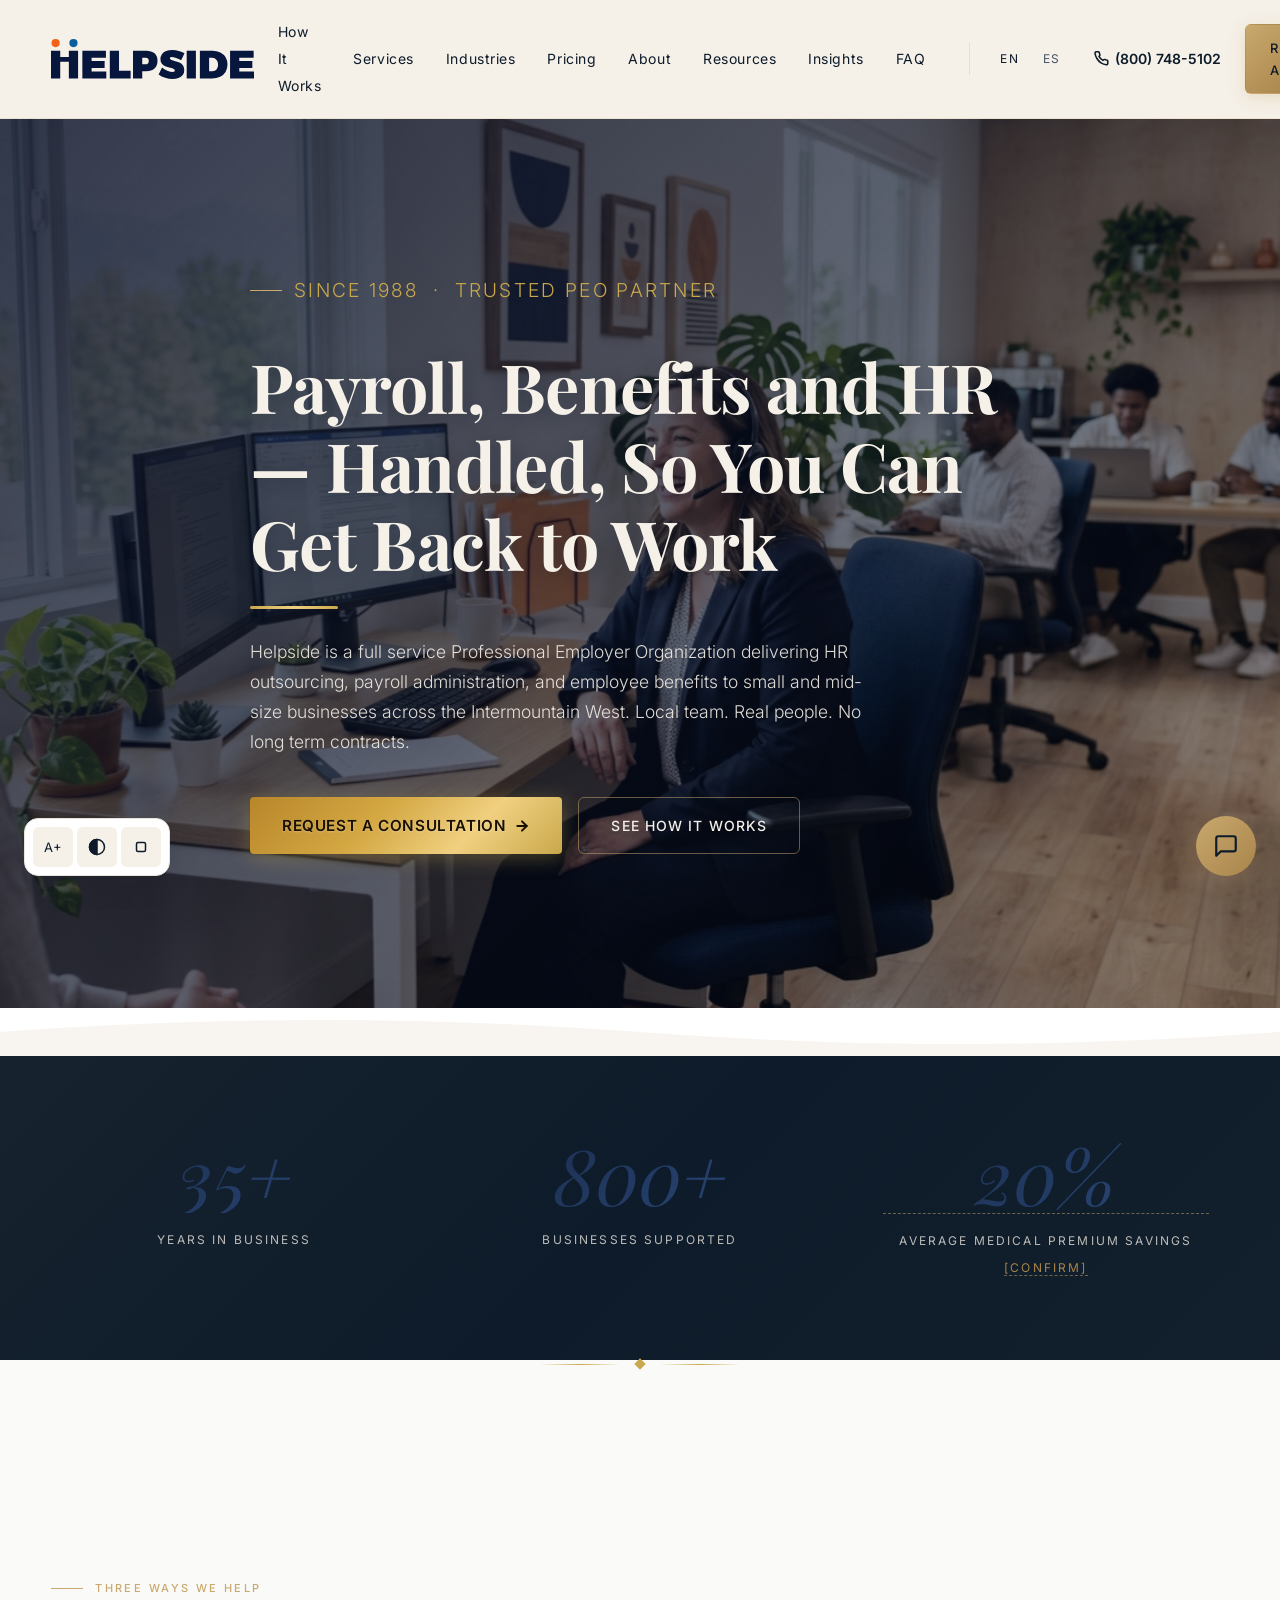
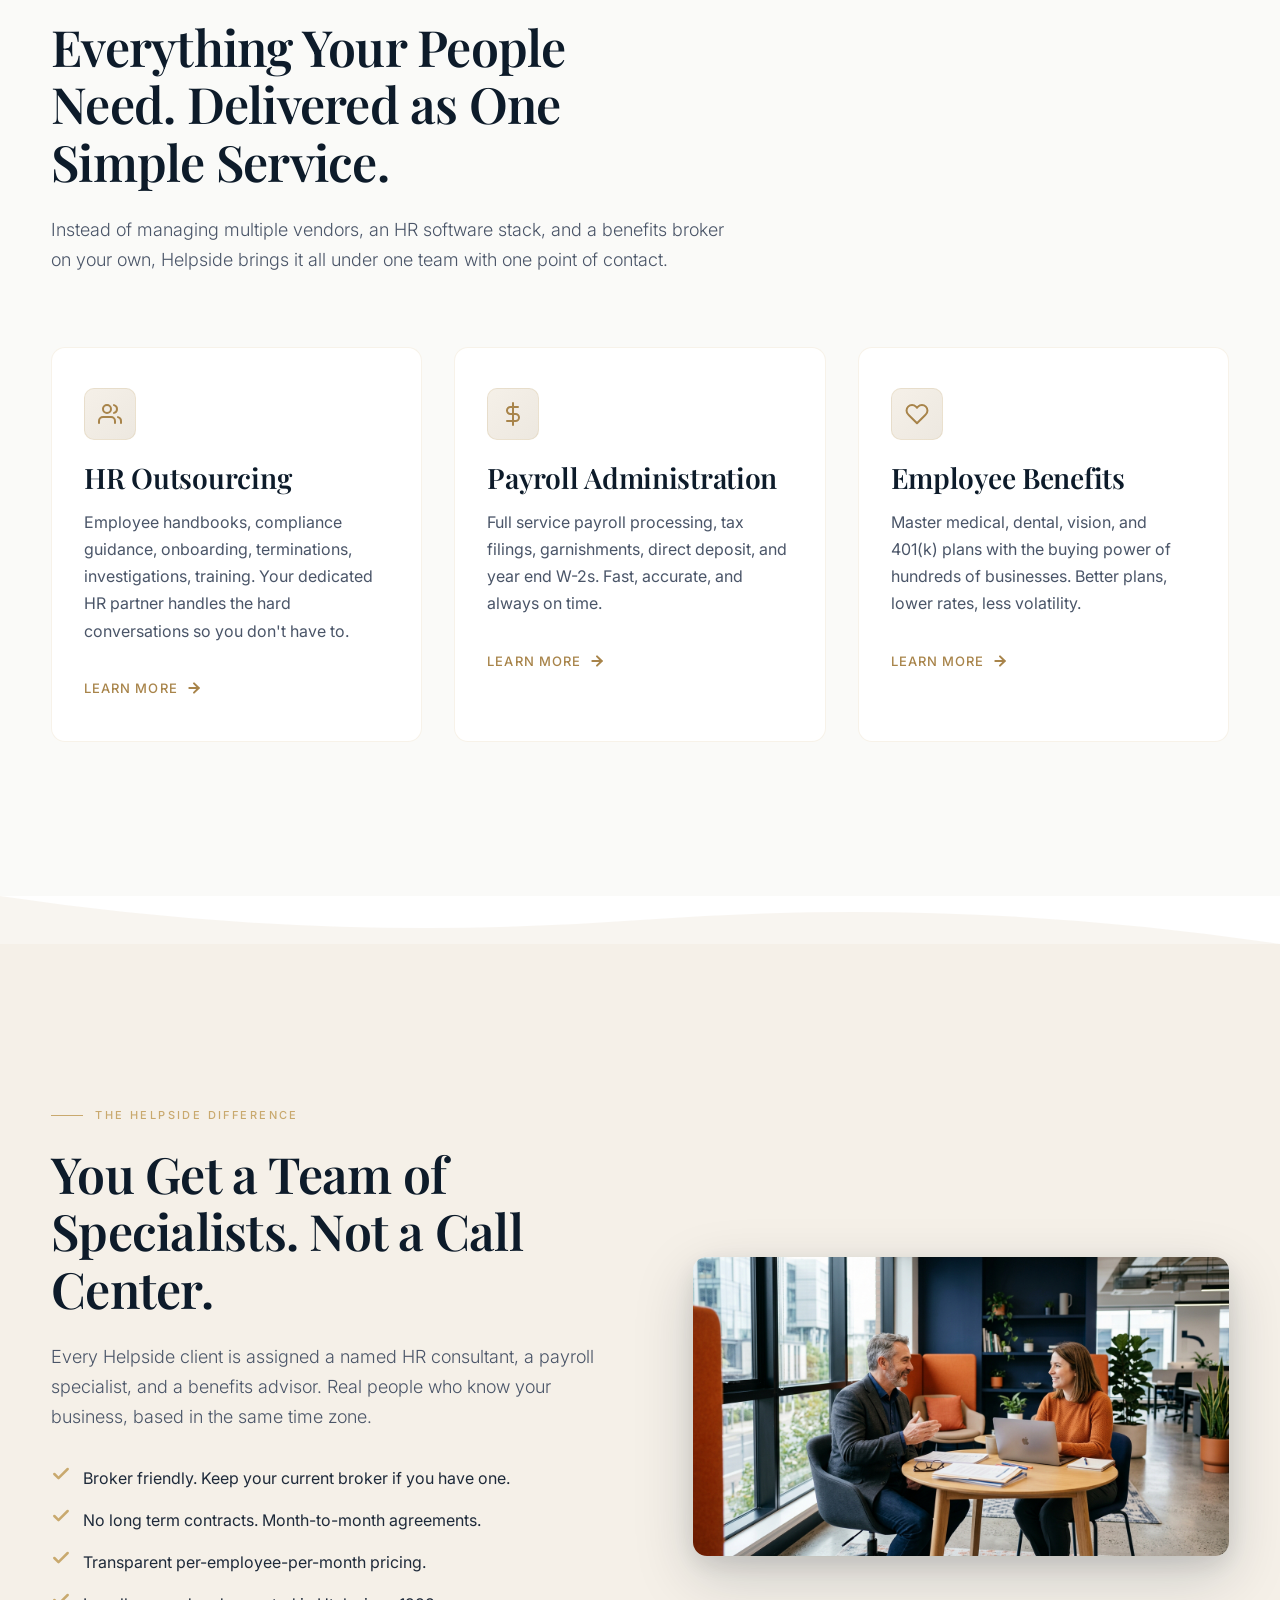
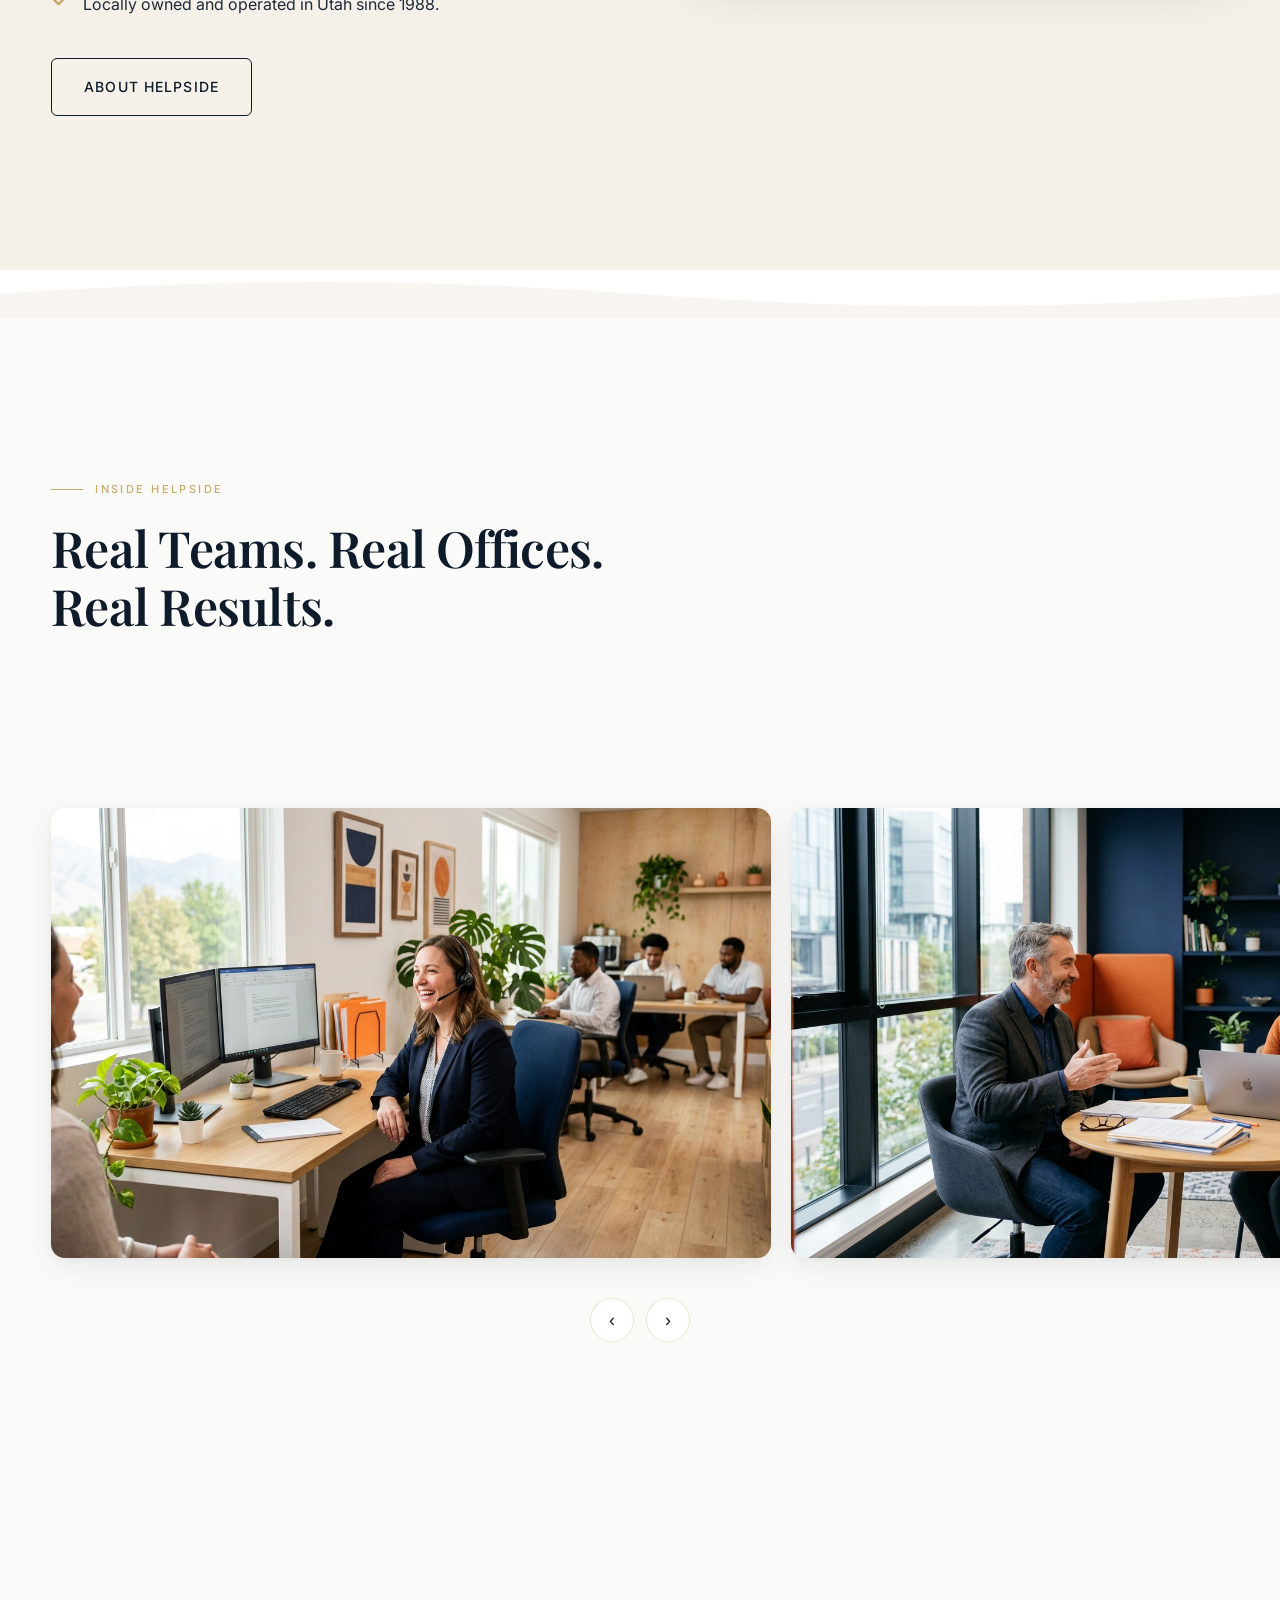
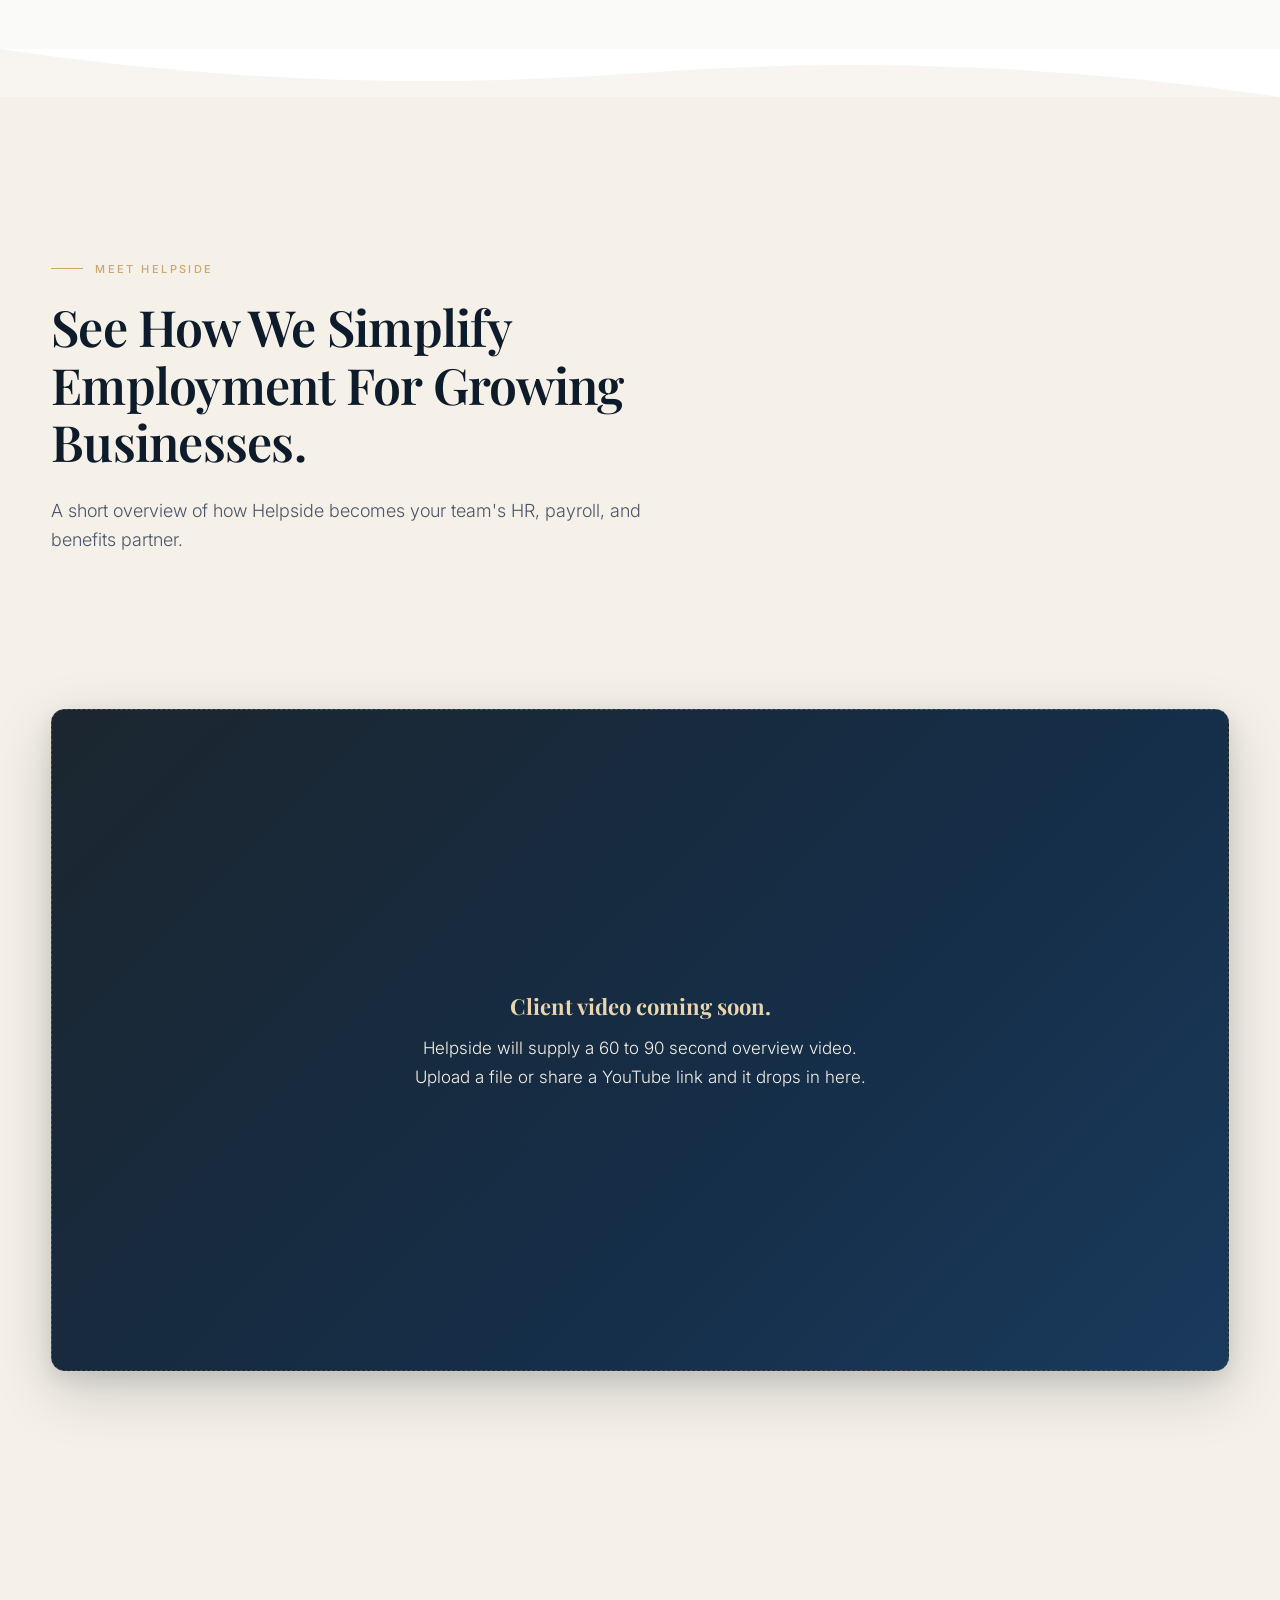
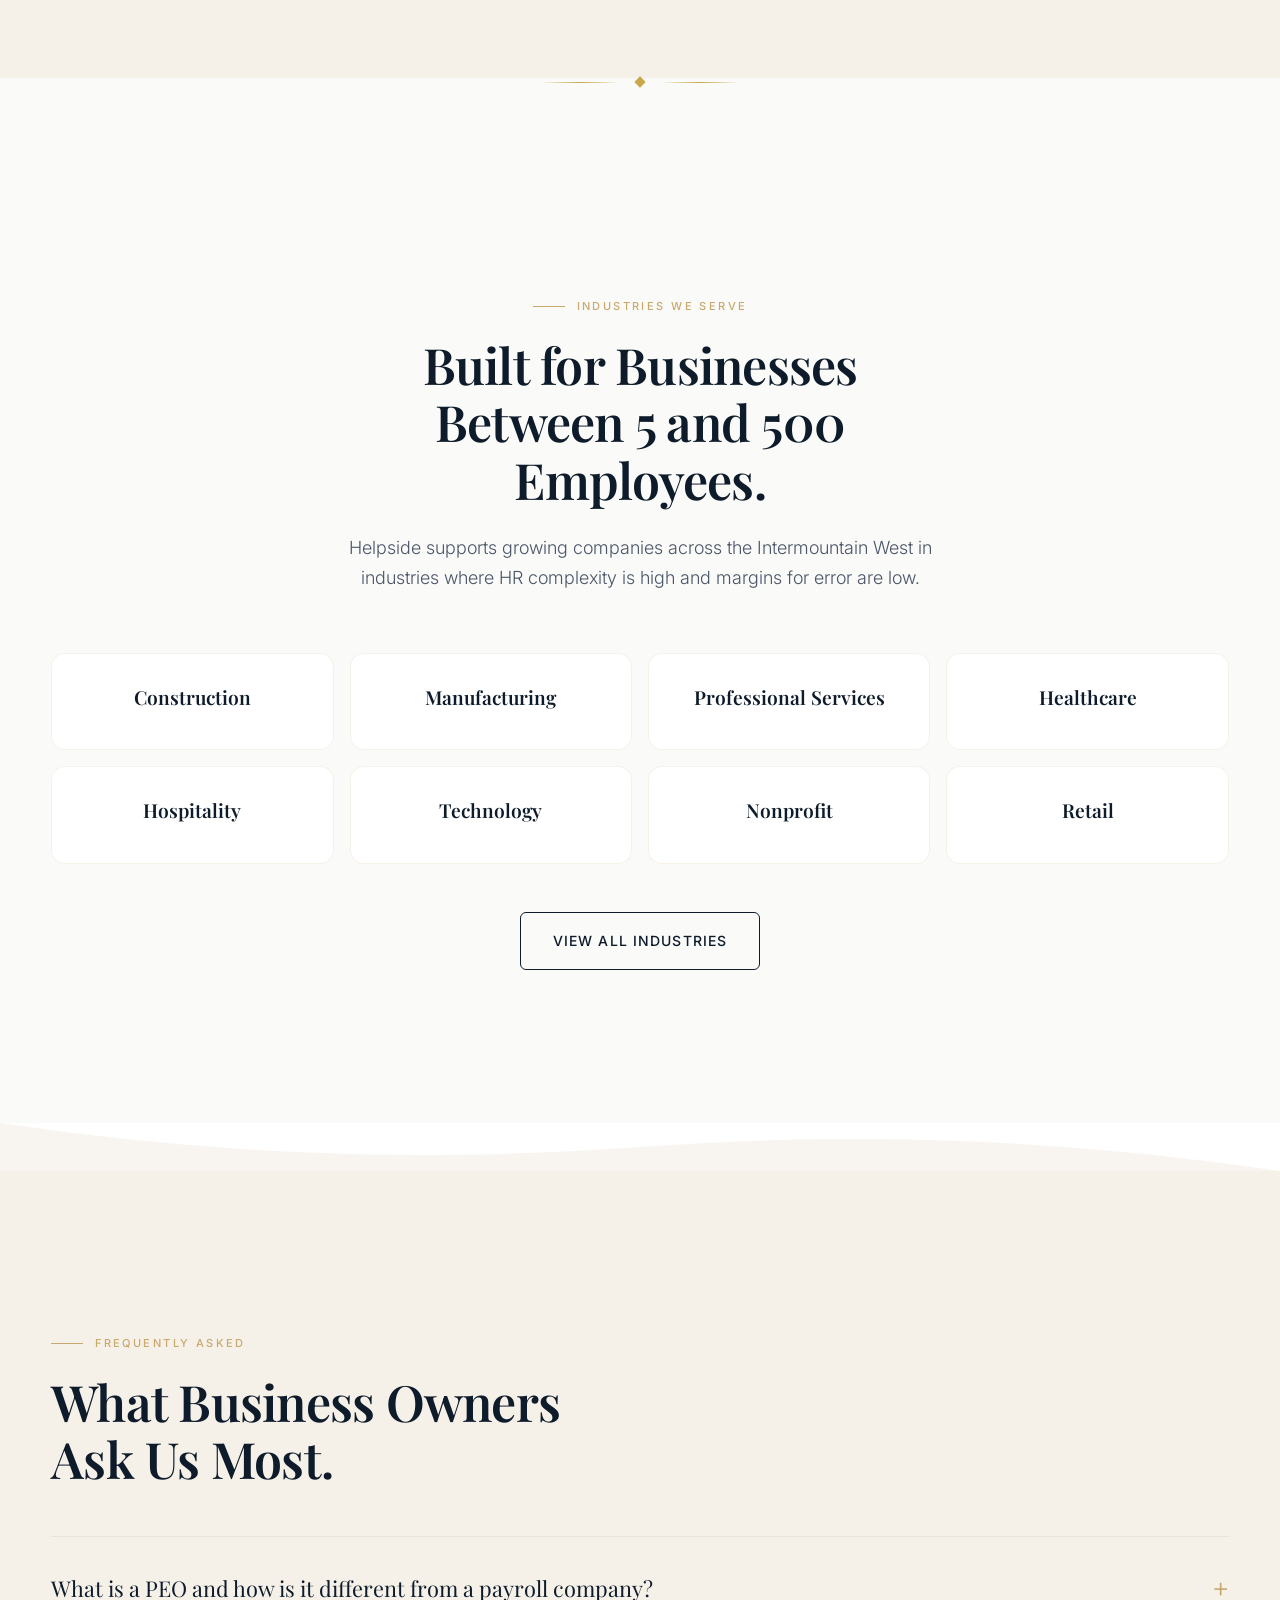
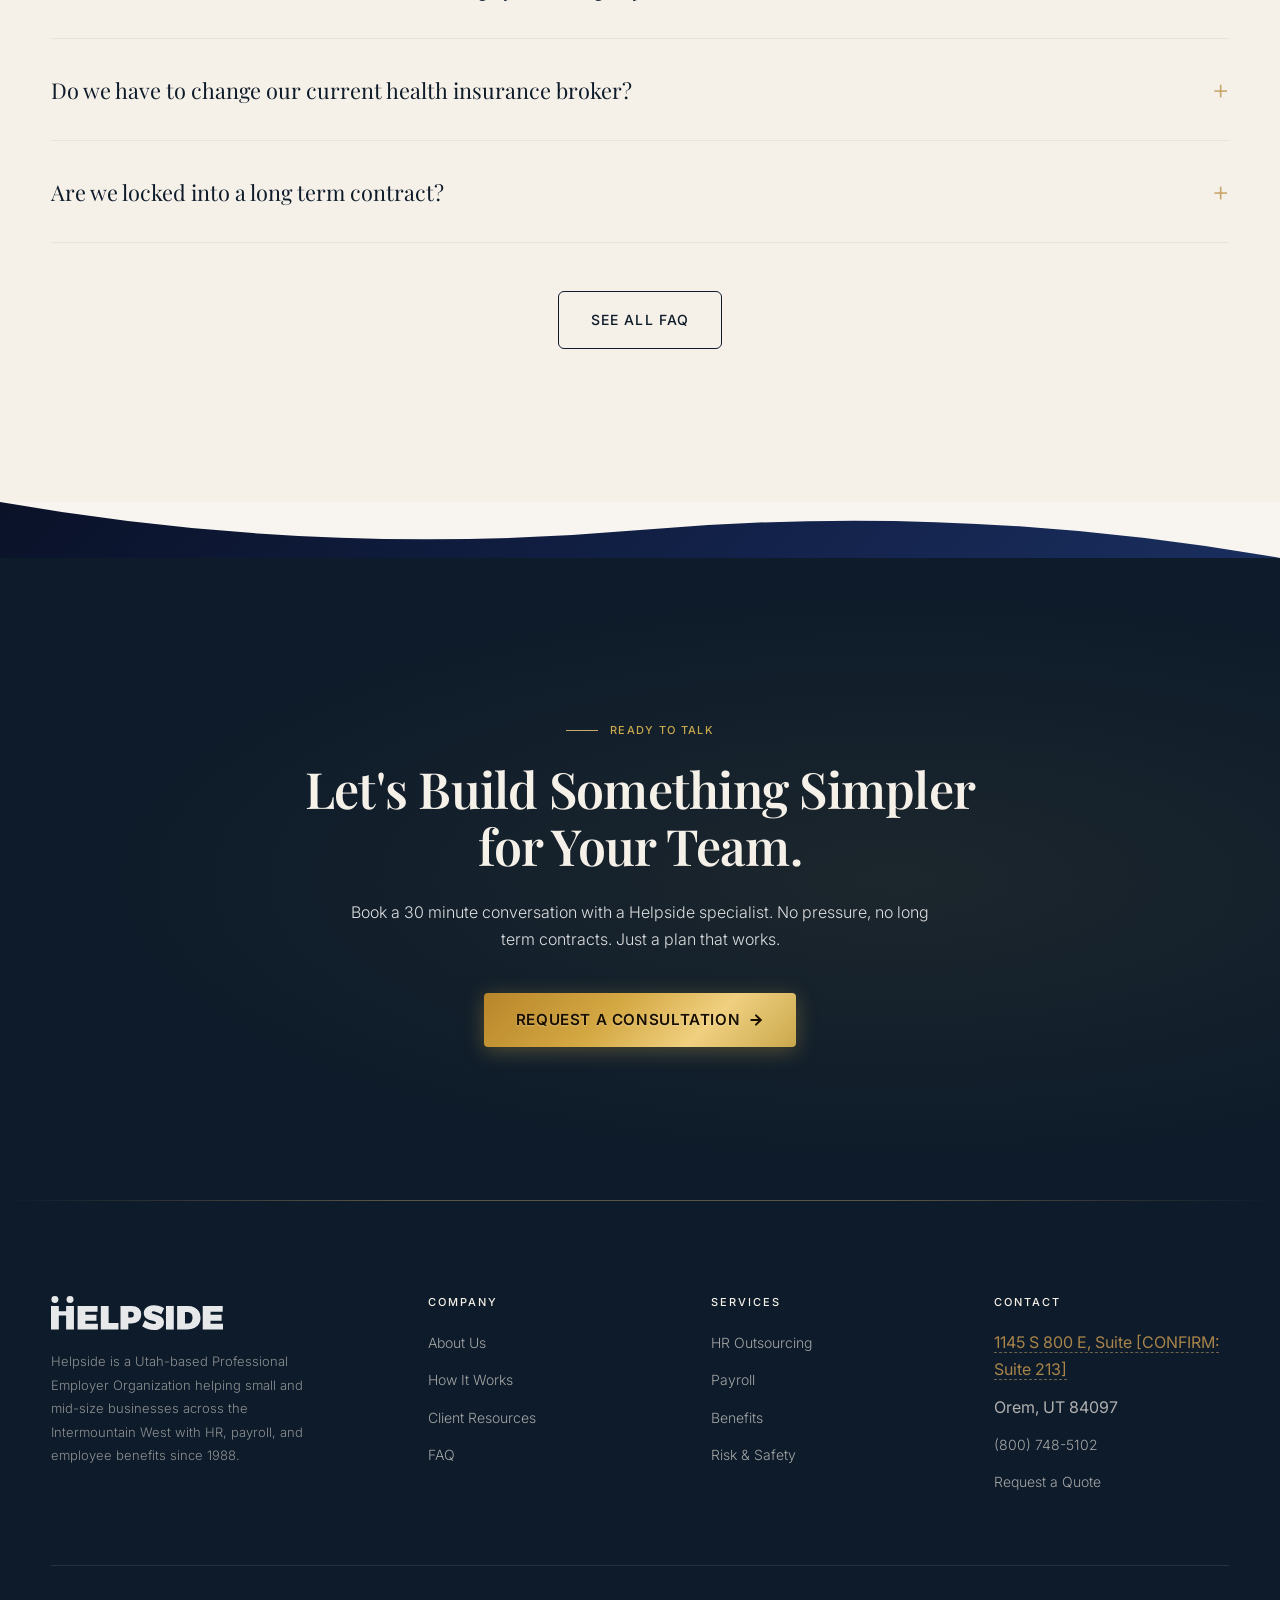
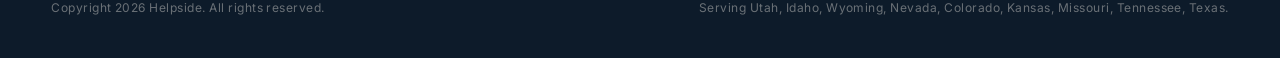
<file: index.html>
<!DOCTYPE html>
<html lang="en">
<head>
<meta charset="UTF-8">
<meta name="viewport" content="width=device-width, initial-scale=1.0">
<title>Helpside | HR, Payroll, and Employee Benefits for Growing Businesses</title>
<meta name="description" content="Helpside is a Utah-based Professional Employer Organization providing HR outsourcing, payroll administration, and employee benefits since 1988. Serving the Intermountain West.">
<link rel="canonical" href="https://kinggavint.github.io/helpside-preview-v2/">
<meta property="og:title" content="Helpside | HR, Payroll, and Employee Benefits for Growing Businesses">
<meta property="og:description" content="Helpside is a Utah-based Professional Employer Organization providing HR outsourcing, payroll administration, and employee benefits since 1988. Serving the Intermountain West.">
<meta property="og:type" content="website">
<meta property="og:image" content="https://kinggavint.github.io/helpside-preview-v2/assets/helpside-logo-with-tagline.png">
<meta property="og:url" content="https://kinggavint.github.io/helpside-preview-v2/">
<meta name="twitter:card" content="summary_large_image">
<link rel="icon" type="image/svg+xml" href="assets/helpside-logo.svg">
<link rel="preconnect" href="https://fonts.googleapis.com">
<link rel="preconnect" href="https://fonts.gstatic.com" crossorigin>
<link href="https://fonts.googleapis.com/css2?family=Archivo+Black&family=Hind:wght@300;400;500;600&family=Playfair+Display:ital,wght@0,400;0,600;0,700;1,400;1,600&family=Inter:wght@300;400;500;600&display=swap" rel="stylesheet">
<link rel="stylesheet" href="css/base.css">
<style>
  /* ── Phone number in nav ── */
  .site-nav__phone {
    display: inline-flex;
    align-items: center;
    gap: 6px;
    font-family: 'Inter', sans-serif;
    font-size: 0.875rem;
    font-weight: 600;
    color: var(--navy, #0a1228);
    text-decoration: none;
    white-space: nowrap;
    transition: color 0.2s ease;
  }
  .site-nav__phone:hover,
  .site-nav__phone:focus-visible {
    color: var(--orange, #c9420a);
  }
  .site-nav__phone svg {
    flex-shrink: 0;
  }

  /* ── Premium overlay & hero enhancements ── */
  .hero {
    position: relative;
    overflow: hidden;
  }
  .hero-overlay {
    position: absolute;
    inset: 0;
    background: linear-gradient(
      135deg,
      rgba(10, 18, 40, 0.82) 0%,
      rgba(10, 18, 40, 0.60) 50%,
      rgba(10, 18, 40, 0.25) 100%
    );
    z-index: 1;
    pointer-events: none;
  }
  .hero__scrim {
    display: none; /* replaced by hero-overlay */
  }
  .hero__content {
    position: relative;
    z-index: 2;
  }

  /* ── Playfair headline ── */
  .hero__content h1 {
    font-family: 'Playfair Display', Georgia, serif;
    font-weight: 700;
    letter-spacing: -0.01em;
    line-height: 1.15;
  }

  /* ── Gold accent line ── */
  .hero-accent-line {
    display: block;
    width: 0;
    height: 3px;
    background: linear-gradient(90deg, #C9A84C 0%, #F0D080 50%, #C9A84C 100%);
    border-radius: 2px;
    margin: 20px 0 28px;
    animation: expandAccent 1.1s cubic-bezier(0.4, 0, 0.2, 1) 0.5s forwards;
  }
  @keyframes expandAccent {
    from { width: 0; opacity: 0; }
    to   { width: 88px; opacity: 1; }
  }

  /* ── Premium gold CTA button ── */
  .btn-gold {
    display: inline-flex;
    align-items: center;
    gap: 8px;
    padding: 14px 32px;
    background: linear-gradient(135deg, #B8862A 0%, #D4A843 40%, #F0D080 70%, #C9A84C 100%);
    color: #1a1000 !important;
    font-family: 'Inter', sans-serif;
    font-weight: 600;
    font-size: 0.95rem;
    letter-spacing: 0.04em;
    text-transform: uppercase;
    border-radius: 4px;
    border: none;
    text-decoration: none;
    box-shadow: 0 4px 20px rgba(201, 168, 76, 0.35), 0 1px 4px rgba(0,0,0,0.18);
    transition: transform 0.22s ease, box-shadow 0.22s ease, filter 0.22s ease;
    cursor: pointer;
  }
  .btn-gold:hover,
  .btn-gold:focus-visible {
    transform: translateY(-2px);
    box-shadow: 0 8px 30px rgba(201, 168, 76, 0.50), 0 2px 8px rgba(0,0,0,0.20);
    filter: brightness(1.07);
  }
  .btn-gold:active {
    transform: translateY(0);
    box-shadow: 0 2px 10px rgba(201, 168, 76, 0.30);
  }

  /* ── Section divider SVG wave ── */
  .section-divider {
    display: block;
    width: 100%;
    overflow: hidden;
    line-height: 0;
    margin: 0;
    padding: 0;
  }
  .section-divider svg {
    display: block;
    width: 100%;
  }
  .section-divider--cream {
    background: #fff; /* below is cream */
  }
  .section-divider--white {
    background: #f8f5f0; /* cream; below is white */
  }

  /* ── Elegant ruled divider ── */
  .ruled-divider {
    display: flex;
    align-items: center;
    gap: 16px;
    max-width: 200px;
    margin: 0 auto 48px;
  }
  .ruled-divider::before,
  .ruled-divider::after {
    content: '';
    flex: 1;
    height: 1px;
    background: linear-gradient(90deg, transparent, #C9A84C, transparent);
  }
  .ruled-divider__diamond {
    width: 8px;
    height: 8px;
    background: #C9A84C;
    transform: rotate(45deg);
    flex-shrink: 0;
  }

  /* ── data-animate fade-in ── */
  [data-animate] {
    opacity: 0;
    transform: translateY(24px);
    transition: opacity 0.65s cubic-bezier(0.4, 0, 0.2, 1),
                transform 0.65s cubic-bezier(0.4, 0, 0.2, 1);
  }
  [data-animate].is-visible {
    opacity: 1;
    transform: translateY(0);
  }
  [data-animate][data-delay="100"] { transition-delay: 0.10s; }
  [data-animate][data-delay="200"] { transition-delay: 0.20s; }
  [data-animate][data-delay="300"] { transition-delay: 0.30s; }
  [data-animate][data-delay="400"] { transition-delay: 0.40s; }
  [data-animate][data-delay="500"] { transition-delay: 0.50s; }
  [data-animate][data-delay="600"] { transition-delay: 0.60s; }
  [data-animate][data-delay="700"] { transition-delay: 0.70s; }
  [data-animate][data-delay="800"] { transition-delay: 0.80s; }

  /* ── Section headings — Playfair ── */
  h2 {
    font-family: 'Playfair Display', Georgia, serif;
  }
  .band-navy h2 {
    font-family: 'Playfair Display', Georgia, serif;
  }

  /* ── Card hover lift ── */
  .card {
    transition: transform 0.28s cubic-bezier(0.4,0,0.2,1),
                box-shadow 0.28s cubic-bezier(0.4,0,0.2,1);
  }
  .card:hover {
    transform: translateY(-4px);
    box-shadow: 0 12px 36px rgba(10,18,40,0.13);
  }

  /* ── Proof strip subtle shimmer ── */
  .proof-stat__num {
    background: linear-gradient(135deg, #1a2a4a 0%, #2a4a7a 100%);
    -webkit-background-clip: text;
    -webkit-text-fill-color: transparent;
    background-clip: text;
  }

  /* ── CTA section premium ── */
  .band-navy {
    background: linear-gradient(135deg, #0a1228 0%, #13224a 60%, #1a2e5e 100%);
    position: relative;
    overflow: hidden;
  }
  .band-navy::before {
    content: '';
    position: absolute;
    inset: 0;
    background: radial-gradient(ellipse at 70% 50%, rgba(201,168,76,0.08) 0%, transparent 65%);
    pointer-events: none;
  }
</style>
<script type="application/ld+json">
{
  "@context": "https://schema.org",
  "@type": "Organization",
  "name": "Helpside",
  "url": "https://kinggavint.github.io/helpside-preview-v2/",
  "logo": "https://kinggavint.github.io/helpside-preview-v2/assets/helpside-logo.svg",
  "description": "Utah-based Professional Employer Organization offering HR outsourcing, payroll administration, and employee benefits to businesses across the Intermountain West.",
  "foundingDate": "1988",
  "address": {
    "@type": "PostalAddress",
    "streetAddress": "1145 S 800 E",
    "addressLocality": "Orem",
    "addressRegion": "UT",
    "postalCode": "84097",
    "addressCountry": "US"
  },
  "areaServed": ["UT","ID","WY","NV","CO","KS","MO","TN","TX"]
}
</script>
<script type="application/ld+json">
{
  "@context": "https://schema.org",
  "@type": "WebSite",
  "name": "Helpside",
  "url": "https://kinggavint.github.io/helpside-preview-v2/",
  "potentialAction": {
    "@type": "SearchAction",
    "target": "https://kinggavint.github.io/helpside-preview-v2/?q={search_term_string}",
    "query-input": "required name=search_term_string"
  }
}
</script>
</head>
<body>
<a class="skip-link" href="#main">Skip to main content</a>
<nav class="site-nav" aria-label="Primary">
  <div class="site-nav__inner">
    <a class="site-nav__logo" href="index.html" aria-label="Helpside home">
      <img src="assets/helpside-logo.svg" alt="Helpside">
    </a>
    <button class="nav-toggle" aria-label="Menu"><span></span><span></span><span></span></button>
    <ul class="site-nav__links">
      <li><a href="how-it-works.html">How It Works</a></li>
      <li><a href="services.html">Services</a></li>
      <li><a href="industries.html">Industries</a></li>
      <li><a href="pricing.html">Pricing</a></li>
      <li><a href="about.html">About</a></li>
      <li><a href="resources.html">Resources</a></li>
      <li><a href="blog.html">Insights</a></li>
      <li><a href="faq.html">FAQ</a></li>
    </ul>
    <div class="lang-switch" role="group" aria-label="Language" data-missing-asset="translations">
      <a href="index.html" aria-current="true">EN</a>
      <a href="es/index.html">ES</a>
    </div>
    <a class="site-nav__phone" href="tel:+18007485102" aria-label="Call Helpside at (800) 748-5102">
      <svg width="15" height="15" viewBox="0 0 24 24" fill="none" stroke="currentColor" stroke-width="2.5" stroke-linecap="round" stroke-linejoin="round" aria-hidden="true"><path d="M22 16.92v3a2 2 0 0 1-2.18 2 19.79 19.79 0 0 1-8.63-3.07A19.5 19.5 0 0 1 4.69 12 19.79 19.79 0 0 1 1.61 3.4 2 2 0 0 1 3.6 1.22h3a2 2 0 0 1 2 1.72c.127.96.361 1.903.7 2.81a2 2 0 0 1-.45 2.11L7.91 8.77a16 16 0 0 0 6.29 6.29l.95-.95a2 2 0 0 1 2.11-.45c.907.339 1.85.573 2.81.7A2 2 0 0 1 22 16.92z"/></svg>
      (800) 748-5102
    </a>
    <a class="btn btn-primary site-nav__cta" href="contact.html">Request a Quote</a>
  </div>
</nav>

<main id="main">

<section class="hero">
  <div class="hero__photo"><img src="assets/photos/photo-01-specialist-desk.jpg" alt="A Helpside specialist reviewing employee paperwork at a desk."></div>
  <!-- Rich dark overlay for depth and sophistication -->
  <div class="hero-overlay" aria-hidden="true"></div>
  <div class="hero__scrim"></div>
  <div class="container hero__content">
    <p class="eyebrow" style="color: #C9A84C; letter-spacing: 0.12em;">Since 1988 &nbsp;·&nbsp; Trusted PEO Partner</p>
    <h1 style="font-family:'Playfair Display',Georgia,serif; font-weight:700;">Payroll, Benefits and HR — Handled, So You Can Get Back to Work</h1>
    <!-- Animated gold accent line -->
    <span class="hero-accent-line" aria-hidden="true"></span>
    <p style="font-family:'Inter',sans-serif; font-weight:300; font-size:1.1rem; line-height:1.7;">Helpside is a full service Professional Employer Organization delivering HR outsourcing, payroll administration, and employee benefits to small and mid-size businesses across the Intermountain West. Local team. Real people. No long term contracts.</p>
    <div class="hero__ctas">
      <a href="contact.html" class="btn-gold">Request a Consultation <svg width="16" height="16" viewBox="0 0 24 24" fill="none" stroke="currentColor" stroke-width="3" stroke-linecap="round" stroke-linejoin="round"><line x1="5" y1="12" x2="19" y2="12"/><polyline points="12 5 19 12 12 19"/></svg></a>
      <a href="how-it-works.html" class="btn btn-ghost">See How It Works</a>
    </div>
  </div>
</section>

<!-- Elegant section divider -->
<div class="section-divider section-divider--cream" aria-hidden="true">
  <svg viewBox="0 0 1440 48" xmlns="http://www.w3.org/2000/svg" preserveAspectRatio="none" height="48">
    <path d="M0,48 L0,24 Q360,0 720,24 Q1080,48 1440,24 L1440,48 Z" fill="#f8f5f0"/>
  </svg>
</div>

<section class="proof-strip">
  <div class="container">
    <div class="proof-strip__grid">
      <div class="proof-stat" data-animate data-delay="100"><span class="proof-stat__num" data-count="35" data-suffix="+">35+</span><span class="proof-stat__label">Years in Business</span></div>
      <div class="proof-stat" data-animate data-delay="250"><span class="proof-stat__num" data-count="800" data-suffix="+">800+</span><span class="proof-stat__label">Businesses Supported</span></div>
      <div class="proof-stat" data-animate data-delay="400"><span class="proof-stat__num confirm-inline" data-unverified="true" data-count="20" data-suffix="%" title="Average savings claim needs client verification">20%</span><span class="proof-stat__label">Average Medical Premium Savings <span class="confirm-inline" data-unverified="true">[CONFIRM]</span></span></div>
    </div>
  </div>
</section>

<!-- Elegant ruled divider -->
<div class="container" aria-hidden="true">
  <div class="ruled-divider"><div class="ruled-divider__diamond"></div></div>
</div>

<section class="band">
  <div class="container">
    <div class="reveal" data-animate>
      <p class="eyebrow">Three Ways We Help</p>
      <h2 style="max-width: 20ch; font-family:'Playfair Display',Georgia,serif;">Everything Your People Need. Delivered as One Simple Service.</h2>
      <p class="lede">Instead of managing multiple vendors, an HR software stack, and a benefits broker on your own, Helpside brings it all under one team with one point of contact.</p>
    </div>

    <div class="grid grid-3" style="margin-top: 72px;">
      <div class="card reveal" data-animate data-delay="100">
        <div class="card__icon"><svg width="28" height="28" viewBox="0 0 24 24" fill="none" stroke="currentColor" stroke-width="2" stroke-linecap="round" stroke-linejoin="round"><path d="M17 21v-2a4 4 0 0 0-4-4H5a4 4 0 0 0-4 4v2"/><circle cx="9" cy="7" r="4"/><path d="M23 21v-2a4 4 0 0 0-3-3.87"/><path d="M16 3.13a4 4 0 0 1 0 7.75"/></svg></div>
        <h3 style="font-family:'Playfair Display',Georgia,serif;">HR Outsourcing</h3>
        <p>Employee handbooks, compliance guidance, onboarding, terminations, investigations, training. Your dedicated HR partner handles the hard conversations so you don't have to.</p>
        <a href="services.html#hr" class="card__link">Learn more <svg width="16" height="16" viewBox="0 0 24 24" fill="none" stroke="currentColor" stroke-width="3" stroke-linecap="round" stroke-linejoin="round"><line x1="5" y1="12" x2="19" y2="12"/><polyline points="12 5 19 12 12 19"/></svg></a>
      </div>
      <div class="card reveal" data-animate data-delay="250">
        <div class="card__icon"><svg width="28" height="28" viewBox="0 0 24 24" fill="none" stroke="currentColor" stroke-width="2" stroke-linecap="round" stroke-linejoin="round"><line x1="12" y1="1" x2="12" y2="23"/><path d="M17 5H9.5a3.5 3.5 0 0 0 0 7h5a3.5 3.5 0 0 1 0 7H6"/></svg></div>
        <h3 style="font-family:'Playfair Display',Georgia,serif;">Payroll Administration</h3>
        <p>Full service payroll processing, tax filings, garnishments, direct deposit, and year end W-2s. Fast, accurate, and always on time.</p>
        <a href="services.html#payroll" class="card__link">Learn more <svg width="16" height="16" viewBox="0 0 24 24" fill="none" stroke="currentColor" stroke-width="3" stroke-linecap="round" stroke-linejoin="round"><line x1="5" y1="12" x2="19" y2="12"/><polyline points="12 5 19 12 12 19"/></svg></a>
      </div>
      <div class="card reveal" data-animate data-delay="400">
        <div class="card__icon"><svg width="28" height="28" viewBox="0 0 24 24" fill="none" stroke="currentColor" stroke-width="2" stroke-linecap="round" stroke-linejoin="round"><path d="M20.84 4.61a5.5 5.5 0 0 0-7.78 0L12 5.67l-1.06-1.06a5.5 5.5 0 0 0-7.78 7.78l1.06 1.06L12 21.23l7.78-7.78 1.06-1.06a5.5 5.5 0 0 0 0-7.78z"/></svg></div>
        <h3 style="font-family:'Playfair Display',Georgia,serif;">Employee Benefits</h3>
        <p>Master medical, dental, vision, and 401(k) plans with the buying power of hundreds of businesses. Better plans, lower rates, less volatility.</p>
        <a href="services.html#benefits" class="card__link">Learn more <svg width="16" height="16" viewBox="0 0 24 24" fill="none" stroke="currentColor" stroke-width="3" stroke-linecap="round" stroke-linejoin="round"><line x1="5" y1="12" x2="19" y2="12"/><polyline points="12 5 19 12 12 19"/></svg></a>
      </div>
    </div>
  </div>
</section>

<!-- Section divider: white → cream -->
<div class="section-divider section-divider--white" aria-hidden="true">
  <svg viewBox="0 0 1440 48" xmlns="http://www.w3.org/2000/svg" preserveAspectRatio="none" height="48">
    <path d="M0,0 Q360,48 720,24 Q1080,0 1440,48 L1440,0 Z" fill="#ffffff"/>
  </svg>
</div>

<section class="band band-cream">
  <div class="container">
    <div class="split">
      <div class="split__body reveal" data-animate>
        <p class="eyebrow">The Helpside Difference</p>
        <h2 style="font-family:'Playfair Display',Georgia,serif;">You Get a Team of Specialists. Not a Call Center.</h2>
        <p class="lede">Every Helpside client is assigned a named HR consultant, a payroll specialist, and a benefits advisor. Real people who know your business, based in the same time zone.</p>
        <ul style="list-style: none; padding: 0; margin: 32px 0 40px;">
          <li style="display:flex;gap:12px;align-items:baseline;margin-bottom:14px;"><span style="color:var(--orange);"><svg width="20" height="20" viewBox="0 0 24 24" fill="none" stroke="currentColor" stroke-width="3" stroke-linecap="round" stroke-linejoin="round"><polyline points="20 6 9 17 4 12"/></svg></span> Broker friendly. Keep your current broker if you have one.</li>
          <li style="display:flex;gap:12px;align-items:baseline;margin-bottom:14px;"><span style="color:var(--orange);"><svg width="20" height="20" viewBox="0 0 24 24" fill="none" stroke="currentColor" stroke-width="3" stroke-linecap="round" stroke-linejoin="round"><polyline points="20 6 9 17 4 12"/></svg></span> No long term contracts. Month-to-month agreements.</li>
          <li style="display:flex;gap:12px;align-items:baseline;margin-bottom:14px;"><span style="color:var(--orange);"><svg width="20" height="20" viewBox="0 0 24 24" fill="none" stroke="currentColor" stroke-width="3" stroke-linecap="round" stroke-linejoin="round"><polyline points="20 6 9 17 4 12"/></svg></span> Transparent per-employee-per-month pricing.</li>
          <li style="display:flex;gap:12px;align-items:baseline;"><span style="color:var(--orange);"><svg width="20" height="20" viewBox="0 0 24 24" fill="none" stroke="currentColor" stroke-width="3" stroke-linecap="round" stroke-linejoin="round"><polyline points="20 6 9 17 4 12"/></svg></span> Locally owned and operated in Utah since 1988.</li>
        </ul>
        <a href="about.html" class="btn btn-secondary">About Helpside</a>
      </div>
      <div class="split__media reveal" data-animate data-delay="200">
        <img src="assets/photos/photo-02-consultation.jpg" alt="A Helpside consultant meeting with a client to review HR strategy.">
      </div>
    </div>
  </div>
</section>

<!-- Section divider: cream → white -->
<div class="section-divider section-divider--cream" aria-hidden="true">
  <svg viewBox="0 0 1440 48" xmlns="http://www.w3.org/2000/svg" preserveAspectRatio="none" height="48">
    <path d="M0,48 L0,24 Q360,0 720,24 Q1080,48 1440,24 L1440,48 Z" fill="#f8f5f0"/>
  </svg>
</div>

<section class="band">
  <div class="container">
    <div class="reveal" data-animate style="max-width: 60ch; margin-bottom: 24px;">
      <p class="eyebrow">Inside Helpside</p>
      <h2 style="font-family:'Playfair Display',Georgia,serif;">Real Teams. Real Offices. Real Results.</h2>
    </div>
  </div>
  <div class="slideshow reveal" data-animate aria-roledescription="carousel" aria-label="Helpside photo gallery">
    <div class="slideshow__track" id="slideshow-track">
      <div class="slideshow__slide"><img src="assets/photos/photo-01-specialist-desk.jpg" alt="Helpside HR specialist at her desk reviewing payroll reports."></div>
      <div class="slideshow__slide"><img src="assets/photos/photo-02-consultation.jpg" alt="Helpside consultant meeting with a small business owner."></div>
      <div class="slideshow__slide"><img src="assets/photos/photo-03-safety-walkthrough.jpg" alt="Helpside risk manager performing a workplace safety walkthrough."></div>
      <div class="slideshow__slide"><img src="assets/photos/photo-04-team.jpg" alt="The Helpside team collaborating in their Orem office."></div>
      <div class="slideshow__slide"><img src="assets/photos/photo-05-office-exterior.jpg" alt="The Helpside office exterior in Orem, Utah."></div>
    </div>
    <div class="slideshow__controls">
      <button type="button" class="slideshow__btn" data-slide-prev aria-label="Previous slide">&lsaquo;</button>
      <button type="button" class="slideshow__btn" data-slide-next aria-label="Next slide">&rsaquo;</button>
    </div>
  </div>
</section>

<!-- Section divider -->
<div class="section-divider section-divider--white" aria-hidden="true">
  <svg viewBox="0 0 1440 48" xmlns="http://www.w3.org/2000/svg" preserveAspectRatio="none" height="48">
    <path d="M0,0 Q360,48 720,24 Q1080,0 1440,48 L1440,0 Z" fill="#ffffff"/>
  </svg>
</div>

<section class="band band-cream">
  <div class="container">
    <div class="reveal" data-animate style="max-width: 60ch; margin-bottom: 48px;">
      <p class="eyebrow">Meet Helpside</p>
      <h2 style="font-family:'Playfair Display',Georgia,serif;">See How We Simplify Employment For Growing Businesses.</h2>
      <p class="lede">A short overview of how Helpside becomes your team's HR, payroll, and benefits partner.</p>
    </div>
  </div>
  <div class="video-block" data-animate>
    <div class="video-block__frame" data-missing-asset="video" aria-label="Client video coming soon">
      <p><strong>Client video coming soon.</strong>Helpside will supply a 60 to 90 second overview video. Upload a file or share a YouTube link and it drops in here.</p>
    </div>
  </div>
</section>

<!-- Elegant ruled divider -->
<div class="container" aria-hidden="true">
  <div class="ruled-divider"><div class="ruled-divider__diamond"></div></div>
</div>

<section class="band">
  <div class="container">
    <div class="reveal" data-animate style="text-align:center;max-width: 60ch; margin: 0 auto 60px;">
      <p class="eyebrow" style="justify-content:center;">Industries We Serve</p>
      <h2 style="font-family:'Playfair Display',Georgia,serif;">Built for Businesses Between 5 and 500 Employees.</h2>
      <p class="lede" style="margin: 0 auto;">Helpside supports growing companies across the Intermountain West in industries where HR complexity is high and margins for error are low.</p>
    </div>
    <div class="grid grid-4" style="gap: 16px;">
      <div class="card reveal" data-animate data-delay="100" style="text-align:center; padding: 32px 20px;"><h4 style="font-family:'Playfair Display',Georgia,serif;">Construction</h4></div>
      <div class="card reveal" data-animate data-delay="200" style="text-align:center; padding: 32px 20px;"><h4 style="font-family:'Playfair Display',Georgia,serif;">Manufacturing</h4></div>
      <div class="card reveal" data-animate data-delay="300" style="text-align:center; padding: 32px 20px;"><h4 style="font-family:'Playfair Display',Georgia,serif;">Professional Services</h4></div>
      <div class="card reveal" data-animate data-delay="400" style="text-align:center; padding: 32px 20px;"><h4 style="font-family:'Playfair Display',Georgia,serif;">Healthcare</h4></div>
      <div class="card reveal" data-animate data-delay="100" style="text-align:center; padding: 32px 20px;"><h4 style="font-family:'Playfair Display',Georgia,serif;">Hospitality</h4></div>
      <div class="card reveal" data-animate data-delay="200" style="text-align:center; padding: 32px 20px;"><h4 style="font-family:'Playfair Display',Georgia,serif;">Technology</h4></div>
      <div class="card reveal" data-animate data-delay="300" style="text-align:center; padding: 32px 20px;"><h4 style="font-family:'Playfair Display',Georgia,serif;">Nonprofit</h4></div>
      <div class="card reveal" data-animate data-delay="400" style="text-align:center; padding: 32px 20px;"><h4 style="font-family:'Playfair Display',Georgia,serif;">Retail</h4></div>
    </div>
    <div style="text-align:center; margin-top: 48px;">
      <a href="industries.html" class="btn btn-secondary">View All Industries</a>
    </div>
  </div>
</section>

<!-- Section divider -->
<div class="section-divider section-divider--white" aria-hidden="true">
  <svg viewBox="0 0 1440 48" xmlns="http://www.w3.org/2000/svg" preserveAspectRatio="none" height="48">
    <path d="M0,0 Q360,48 720,24 Q1080,0 1440,48 L1440,0 Z" fill="#ffffff"/>
  </svg>
</div>

<section class="band band-cream">
  <div class="container">
    <div class="reveal" data-animate style="max-width: 60ch; margin-bottom: 48px;">
      <p class="eyebrow">Frequently Asked</p>
      <h2 style="font-family:'Playfair Display',Georgia,serif;">What Business Owners Ask Us Most.</h2>
    </div>
    <div class="reveal" data-animate>
      <details class="faq-item">
        <summary>What is a PEO and how is it different from a payroll company?</summary>
        <p>A Professional Employer Organization enters a co-employment relationship with your business. Helpside handles HR administration, payroll, benefits, and workers compensation under our federal tax ID, while you retain full control of daily operations, hiring, and firing. A payroll company only cuts checks. A PEO manages the whole employment lifecycle.</p>
      </details>
      <details class="faq-item">
        <summary>Do we have to change our current health insurance broker?</summary>
        <p>No. Helpside works alongside your broker. Many of our clients keep their existing broker relationship while gaining access to our master medical plans and lower rates.</p>
      </details>
      <details class="faq-item">
        <summary>Are we locked into a long term contract?</summary>
        <p>No. Helpside agreements are month-to-month with 30 days notice. If we are not the right fit, you can leave.</p>
      </details>
    </div>
    <div style="text-align:center; margin-top: 48px;">
      <a href="faq.html" class="btn btn-secondary">See All FAQ</a>
    </div>
  </div>
</section>

<!-- Section divider: cream → navy -->
<div class="section-divider" style="background: linear-gradient(135deg, #0a1228 0%, #13224a 60%, #1a2e5e 100%);" aria-hidden="true">
  <svg viewBox="0 0 1440 56" xmlns="http://www.w3.org/2000/svg" preserveAspectRatio="none" height="56">
    <path d="M0,0 Q360,56 720,28 Q1080,0 1440,56 L1440,0 Z" fill="#f8f5f0"/>
  </svg>
</div>

<section class="band band-navy">
  <div class="container" style="text-align:center; position:relative; z-index:1;">
    <p class="eyebrow" style="justify-content:center; color:#C9A84C; letter-spacing:0.12em;">Ready to Talk</p>
    <h2 style="max-width: 22ch; margin: 0 auto 24px; font-family:'Playfair Display',Georgia,serif;">Let's Build Something Simpler for Your Team.</h2>
    <p style="max-width: 60ch; margin: 0 auto 40px; color: rgba(255,255,255,0.85); font-family:'Inter',sans-serif; font-weight:300;">Book a 30 minute conversation with a Helpside specialist. No pressure, no long term contracts. Just a plan that works.</p>
    <a href="contact.html" class="btn-gold">Request a Consultation <svg width="16" height="16" viewBox="0 0 24 24" fill="none" stroke="currentColor" stroke-width="3" stroke-linecap="round" stroke-linejoin="round"><line x1="5" y1="12" x2="19" y2="12"/><polyline points="12 5 19 12 12 19"/></svg></a>
  </div>
</section>


</main>
<footer class="site-footer">
  <div class="container">
    <div class="site-footer__grid">
      <div class="site-footer__brand">
        <img src="assets/helpside-logo.svg" alt="Helpside">
        <p>Helpside is a Utah-based Professional Employer Organization helping small and mid-size businesses across the Intermountain West with HR, payroll, and employee benefits since 1988.</p>
      </div>
      <div>
        <h4>Company</h4>
        <ul>
          <li><a href="about.html">About Us</a></li>
          <li><a href="how-it-works.html">How It Works</a></li>
          <li><a href="resources.html">Client Resources</a></li>
          <li><a href="faq.html">FAQ</a></li>
        </ul>
      </div>
      <div>
        <h4>Services</h4>
        <ul>
          <li><a href="services.html#hr">HR Outsourcing</a></li>
          <li><a href="services.html#payroll">Payroll</a></li>
          <li><a href="services.html#benefits">Benefits</a></li>
          <li><a href="services.html#risk">Risk &amp; Safety</a></li>
        </ul>
      </div>
      <div>
        <h4>Contact</h4>
        <ul>
          <li><span class="confirm-inline" data-unverified="true" title="Address needs client confirmation">1145 S 800 E, Suite [CONFIRM: Suite 213]</span></li>
          <li>Orem, UT 84097</li>
          <li><a href="tel:+18007485102">(800) 748-5102</a></li>
          <li><a href="contact.html">Request a Quote</a></li>
        </ul>
      </div>
    </div>
    <div class="site-footer__meta">
      <span>Copyright 2026 Helpside. All rights reserved.</span>
      <span>Serving Utah, Idaho, Wyoming, Nevada, Colorado, Kansas, Missouri, Tennessee, Texas.</span>
    </div>
  </div>
</footer>
<!-- A11Y toolbar (accessibility feature from onboarding) -->
<div id="a11y-toolbar" data-a11y-toolbar role="toolbar" aria-label="Accessibility tools">
  <button type="button" data-a11y="text-size" aria-pressed="false" title="Increase text size" aria-label="Increase text size"><span>A+</span></button>
  <button type="button" data-a11y="contrast" aria-pressed="false" title="High contrast" aria-label="Toggle high contrast">
    <svg viewBox="0 0 24 24" fill="none" stroke="currentColor" stroke-width="2" stroke-linecap="round" stroke-linejoin="round" width="18" height="18"><circle cx="12" cy="12" r="10"/><path d="M12 2a10 10 0 0 0 0 20z" fill="currentColor"/></svg>
  </button>
  <button type="button" data-a11y="motion" aria-pressed="false" title="Reduce motion" aria-label="Toggle reduced motion">
    <svg viewBox="0 0 24 24" fill="none" stroke="currentColor" stroke-width="2" stroke-linecap="round" stroke-linejoin="round" width="18" height="18"><rect x="6" y="6" width="12" height="12" rx="2"/></svg>
  </button>
</div>

<!-- Chat launcher (live_chat placeholder pending client-supplied provider or FAQ knowledge base) -->
<button id="chat-launcher" data-missing-asset="live_chat_provider" aria-label="Chat with Helpside" aria-expanded="false">
  <svg viewBox="0 0 24 24" fill="none" stroke="currentColor" stroke-width="2" stroke-linecap="round" stroke-linejoin="round"><path d="M21 15a2 2 0 0 1-2 2H7l-4 4V5a2 2 0 0 1 2-2h14a2 2 0 0 1 2 2z"/></svg>
</button>
<div id="chat-modal" role="dialog" aria-labelledby="chat-title" aria-hidden="true">
  <h3 id="chat-title">Talk to a specialist</h3>
  <p>Ask a quick HR, payroll, or benefits question. A Helpside team member will follow up within one business day.</p>
  <form class="chat-form" action="contact.html" method="get">
    <input type="text" name="name" placeholder="Your name" aria-label="Your name" required>
    <input type="email" name="email" placeholder="Work email" aria-label="Work email" required>
    <textarea name="message" placeholder="How can we help?" rows="3" aria-label="Your message" required></textarea>
    <button type="submit">Send Message</button>
  </form>
</div>

<script src="js/site.js" defer></script>
<script>
  // Intersection Observer for data-animate elements
  (function() {
    var els = document.querySelectorAll('[data-animate]');
    if (!els.length) return;
    var prefersReduced = window.matchMedia('(prefers-reduced-motion: reduce)').matches;
    if (prefersReduced) {
      els.forEach(function(el) { el.classList.add('is-visible'); });
      return;
    }
    var observer = new IntersectionObserver(function(entries) {
      entries.forEach(function(entry) {
        if (entry.isIntersecting) {
          entry.target.classList.add('is-visible');
          observer.unobserve(entry.target);
        }
      });
    }, { threshold: 0.12, rootMargin: '0px 0px -40px 0px' });
    els.forEach(function(el) { observer.observe(el); });
  })();
</script>
</body>
</html>
</file>
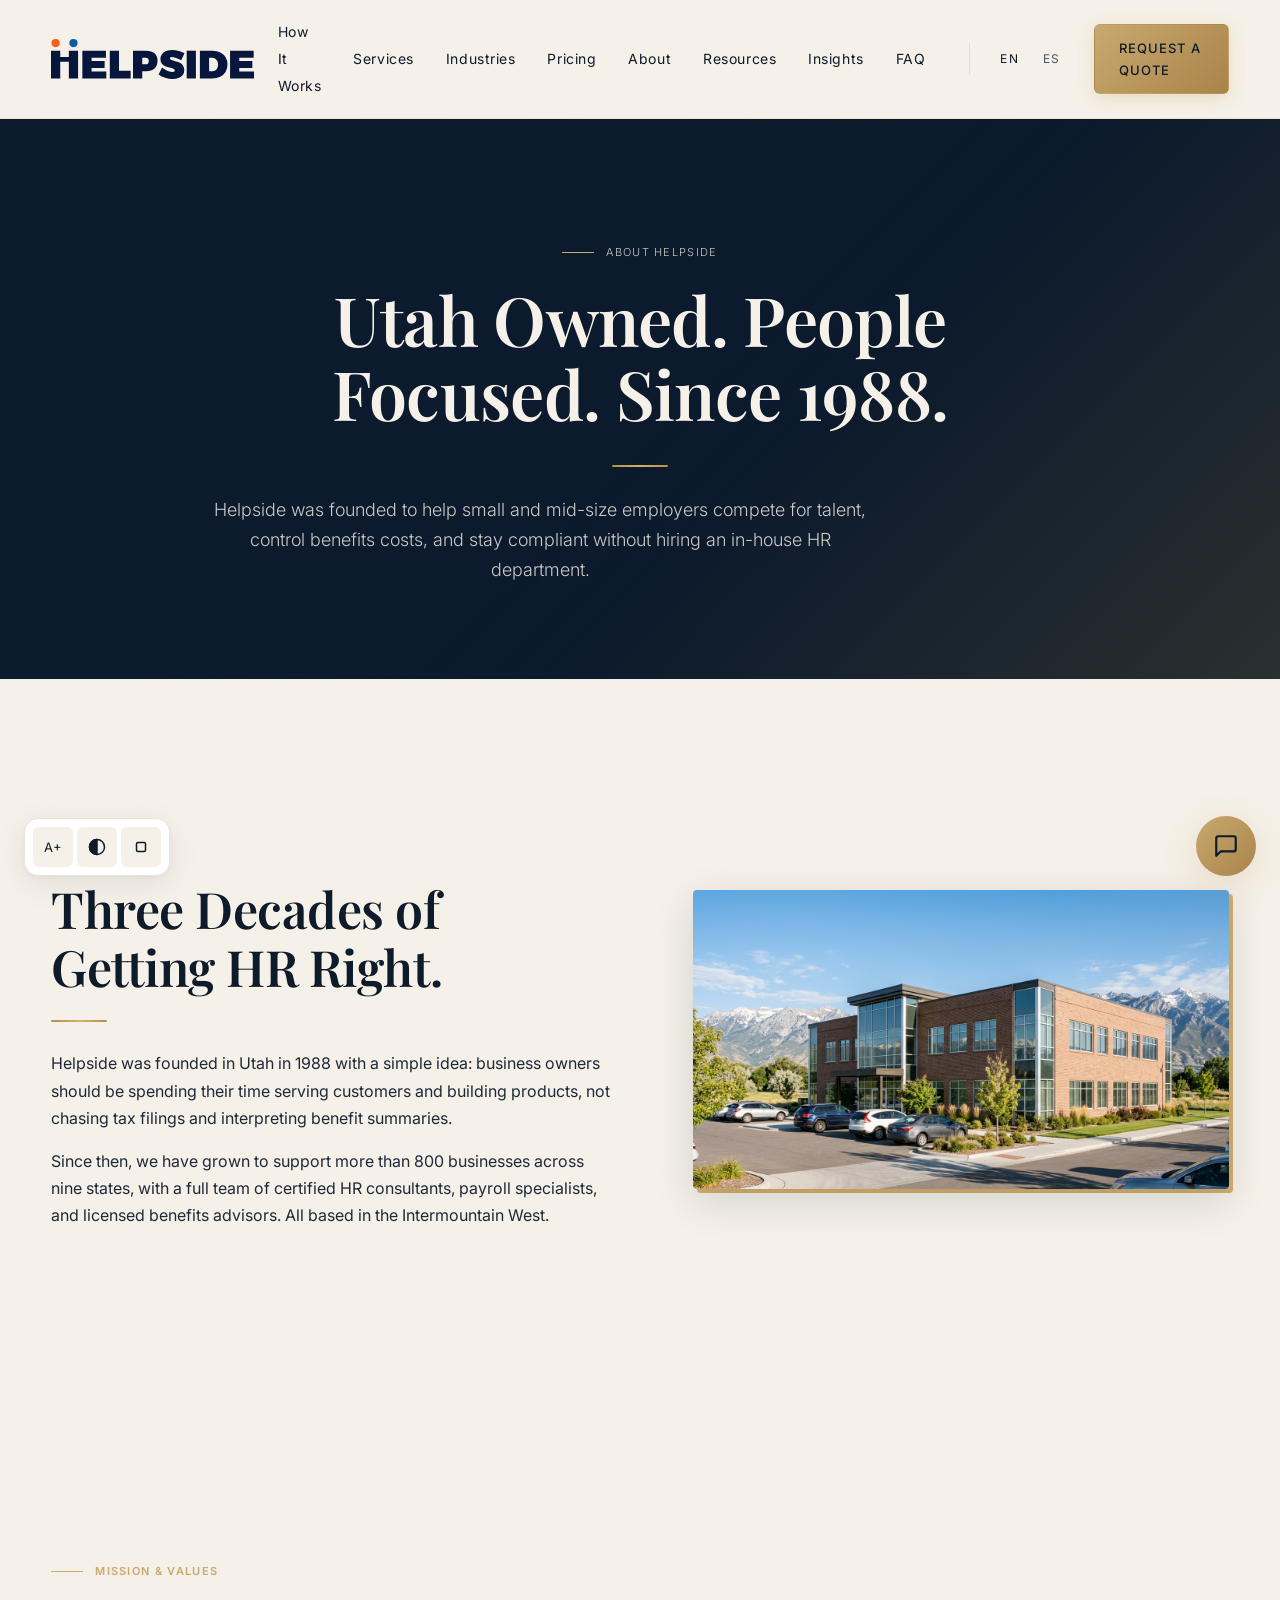
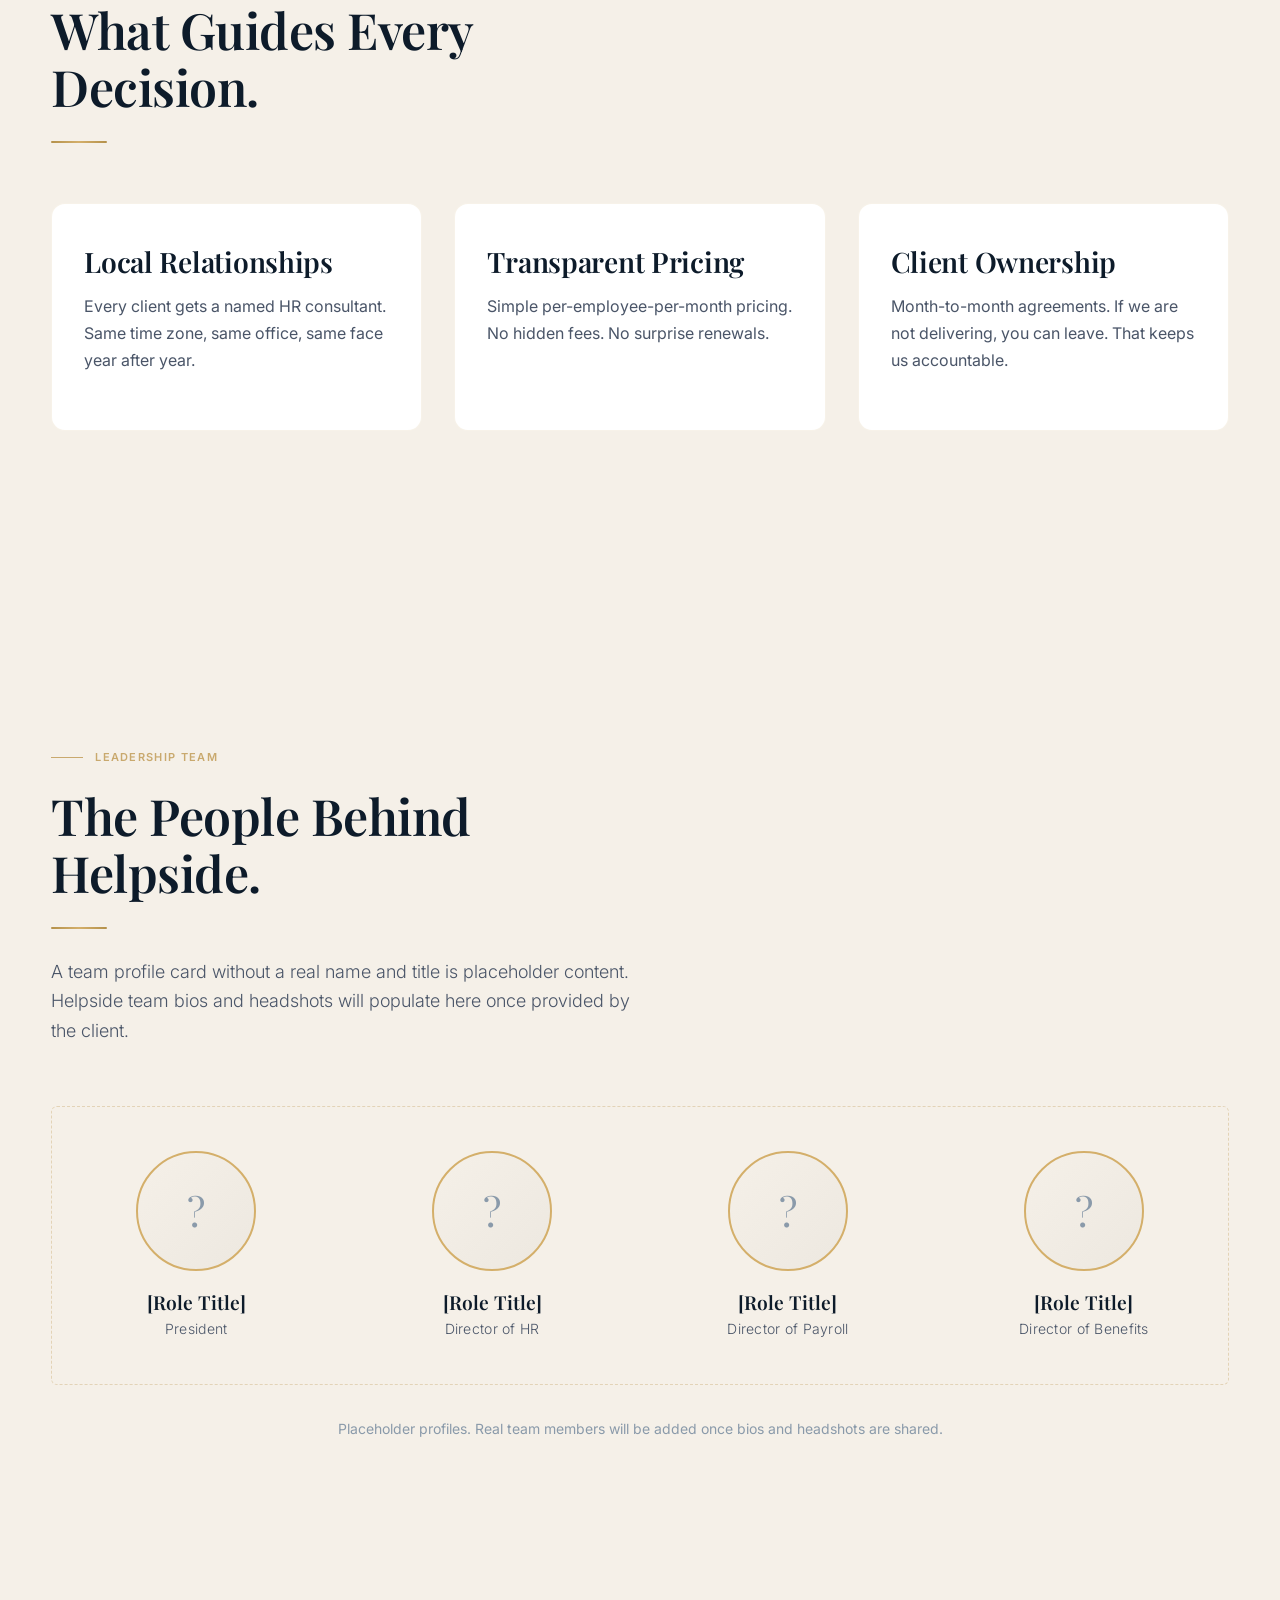
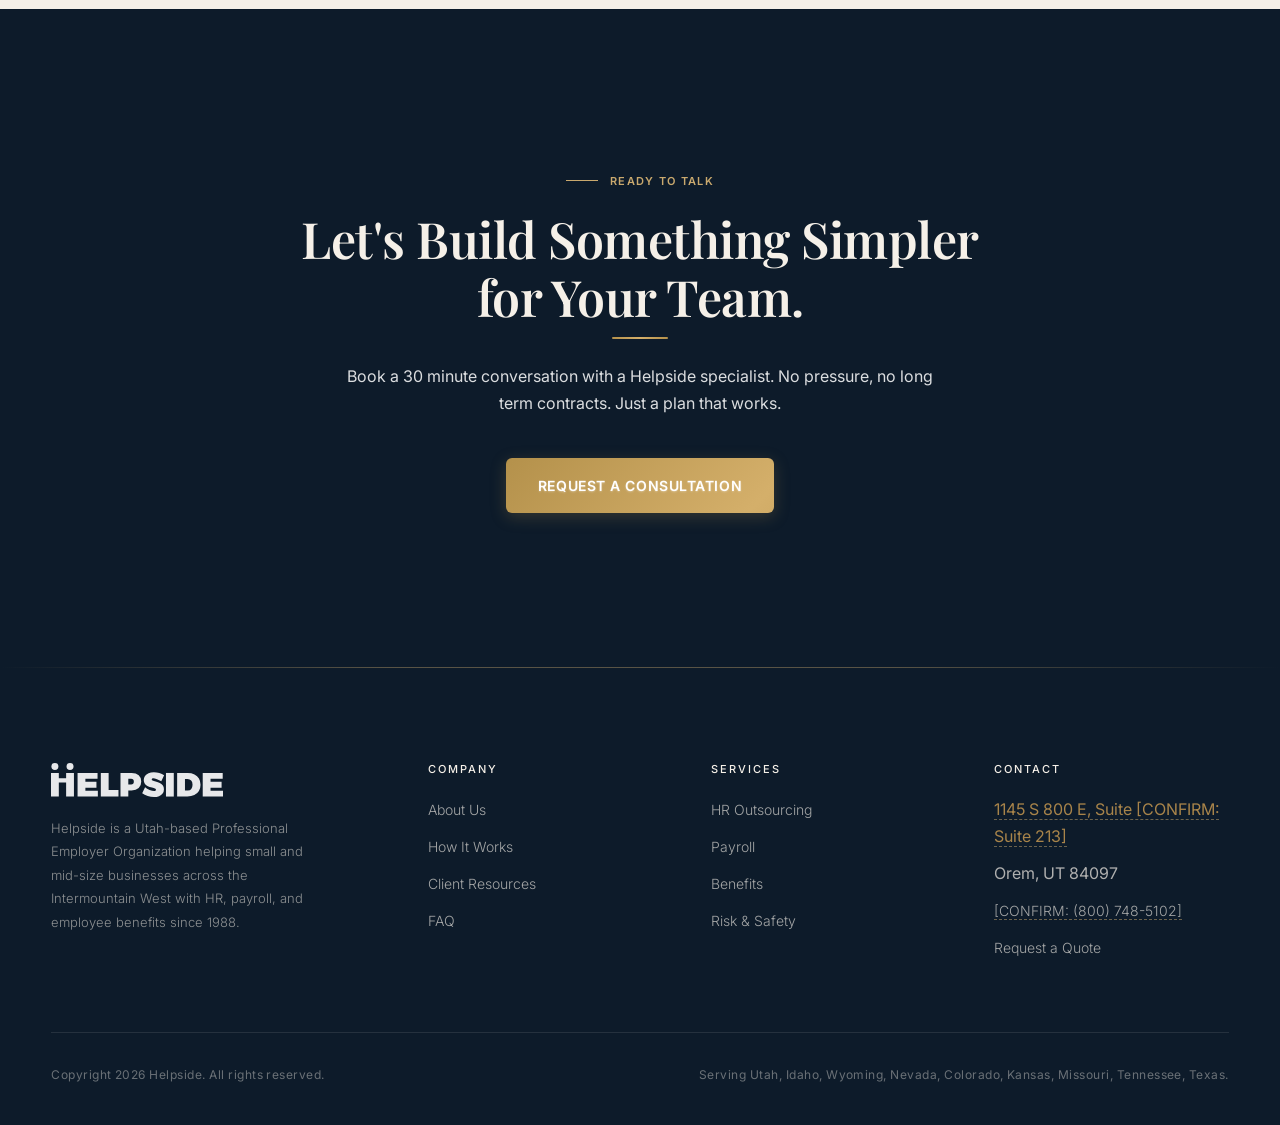
<file: about.html>
<!DOCTYPE html>
<html lang="en">
<head>
<meta charset="UTF-8">
<meta name="viewport" content="width=device-width, initial-scale=1.0">
<title>About Helpside | Utah PEO Since 1988</title>
<meta name="description" content="Helpside is a Utah-based PEO founded in 1988. We support more than 800 businesses across nine states with HR, payroll, and employee benefits. Locally owned.">
<link rel="canonical" href="https://kinggavint.github.io/helpside-preview-v2/about.html">
<meta property="og:title" content="About Helpside | Utah PEO Since 1988">
<meta property="og:description" content="Helpside is a Utah-based PEO founded in 1988. We support more than 800 businesses across nine states with HR, payroll, and employee benefits. Locally owned.">
<meta property="og:type" content="website">
<meta property="og:image" content="https://kinggavint.github.io/helpside-preview-v2/assets/helpside-logo-with-tagline.png">
<meta property="og:url" content="https://kinggavint.github.io/helpside-preview-v2/about.html">
<meta name="twitter:card" content="summary_large_image">
<link rel="icon" type="image/svg+xml" href="assets/helpside-logo.svg">
<link rel="preconnect" href="https://fonts.googleapis.com">
<link rel="preconnect" href="https://fonts.gstatic.com" crossorigin>
<link href="https://fonts.googleapis.com/css2?family=Archivo+Black&family=Hind:wght@300;400;500;600&family=Playfair+Display:ital,wght@0,400;0,600;0,700;1,400;1,600&family=Inter:wght@300;400;500;600&display=swap" rel="stylesheet">
<link rel="stylesheet" href="css/base.css">
<style>
  /* ── Premium About Page Enhancements ── */

  /* Hero overlay for depth */
  .hero-short {
    position: relative;
    overflow: hidden;
  }
  .hero-short .hero-overlay {
    position: absolute;
    inset: 0;
    background: linear-gradient(135deg, rgba(10,25,47,0.82) 0%, rgba(10,25,47,0.55) 60%, rgba(180,145,75,0.18) 100%);
    z-index: 1;
    pointer-events: none;
  }
  .hero-short .container {
    position: relative;
    z-index: 2;
  }

  /* Playfair Display for section headings */
  .playfair,
  .hero-short h1,
  .split__body h2,
  .band h2,
  .band-navy h2 {
    font-family: 'Playfair Display', Georgia, serif;
    letter-spacing: -0.01em;
  }

  /* Gold accent rule beneath page titles */
  .gold-accent-rule {
    display: block;
    width: 56px;
    height: 2px;
    background: linear-gradient(90deg, #b4914b 0%, #d4af6a 50%, #b4914b 100%);
    border-radius: 2px;
    margin: 14px 0 28px 0;
  }
  .hero-short .gold-accent-rule {
    margin: 14px auto 28px auto;
  }
  .band-navy .gold-accent-rule {
    margin: 14px auto 28px auto;
  }

  /* Scroll-based fade-in-up animation */
  [data-animate] {
    opacity: 0;
    transform: translateY(28px);
    transition: opacity 0.65s cubic-bezier(0.22, 1, 0.36, 1), transform 0.65s cubic-bezier(0.22, 1, 0.36, 1);
  }
  [data-animate].is-visible {
    opacity: 1;
    transform: translateY(0);
  }
  [data-animate][data-delay="1"] { transition-delay: 0.1s; }
  [data-animate][data-delay="2"] { transition-delay: 0.2s; }
  [data-animate][data-delay="3"] { transition-delay: 0.3s; }
  [data-animate][data-delay="4"] { transition-delay: 0.4s; }

  /* Premium card hover effect */
  .card {
    transition: transform 0.3s cubic-bezier(0.22, 1, 0.36, 1), box-shadow 0.3s ease;
  }
  .card:hover {
    transform: translateY(-4px);
    box-shadow: 0 16px 40px rgba(10,25,47,0.13), 0 2px 8px rgba(180,145,75,0.08);
  }

  /* Team card enhancements */
  .team-card {
    transition: transform 0.3s ease, box-shadow 0.3s ease;
  }
  .team-card:hover {
    transform: translateY(-4px);
    box-shadow: 0 12px 32px rgba(10,25,47,0.12);
  }
  .team-avatar {
    border: 2px solid #d4af6a;
  }

  /* Gold gradient CTA button */
  .btn-gold {
    background: linear-gradient(135deg, #b4914b 0%, #d4af6a 50%, #b4914b 100%);
    background-size: 200% auto;
    color: #fff;
    border: none;
    font-family: 'Inter', sans-serif;
    font-weight: 600;
    letter-spacing: 0.04em;
    transition: background-position 0.4s ease, transform 0.2s ease, box-shadow 0.2s ease;
    box-shadow: 0 4px 16px rgba(180,145,75,0.25);
  }
  .btn-gold:hover {
    background-position: right center;
    transform: translateY(-2px);
    box-shadow: 0 8px 24px rgba(180,145,75,0.35);
    color: #fff;
  }

  /* Inter for body text refinement */
  .lede, p {
    font-family: 'Inter', 'Hind', sans-serif;
  }

  /* Eyebrow refinement */
  .eyebrow {
    font-family: 'Inter', sans-serif;
    letter-spacing: 0.12em;
    font-weight: 600;
  }

  /* Split section image with subtle border treatment */
  .split__media img {
    border-radius: 4px;
    box-shadow: 0 12px 40px rgba(10,25,47,0.14), 4px 4px 0 #d4af6a;
  }
</style>
<script type="application/ld+json">
{"@context":"https://schema.org","@type":"BreadcrumbList","itemListElement":[{"@type":"ListItem","position":1,"name":"Home","item":"https://kinggavint.github.io/helpside-preview-v2/"},{"@type":"ListItem","position":2,"name":"About","item":"https://kinggavint.github.io/helpside-preview-v2/about.html"}]}
</script>
</head>
<body>
<a class="skip-link" href="#main">Skip to main content</a>
<nav class="site-nav" aria-label="Primary">
  <div class="site-nav__inner">
    <a class="site-nav__logo" href="index.html" aria-label="Helpside home">
      <img src="assets/helpside-logo.svg" alt="Helpside">
    </a>
    <button class="nav-toggle" aria-label="Menu"><span></span><span></span><span></span></button>
    <ul class="site-nav__links">
      <li><a href="how-it-works.html">How It Works</a></li>
      <li><a href="services.html">Services</a></li>
      <li><a href="industries.html">Industries</a></li>
      <li><a href="pricing.html">Pricing</a></li>
      <li><a href="about.html">About</a></li>
      <li><a href="resources.html">Resources</a></li>
      <li><a href="blog.html">Insights</a></li>
      <li><a href="faq.html">FAQ</a></li>
    </ul>
    <div class="lang-switch" role="group" aria-label="Language" data-missing-asset="translations">
      <a href="index.html" aria-current="true">EN</a>
      <a href="es/index.html">ES</a>
    </div>
    <a class="btn btn-primary site-nav__cta" href="contact.html">Request a Quote</a>
  </div>
</nav>

<main id="main">

<section class="hero hero-short">
  <div class="hero-overlay" aria-hidden="true"></div>
  <div class="container" style="text-align:center;">
    <p class="eyebrow" data-animate>About Helpside</p>
    <h1 class="playfair" data-animate data-delay="1">Utah Owned. People Focused. Since 1988.</h1>
    <span class="gold-accent-rule" aria-hidden="true"></span>
    <p class="lede" data-animate data-delay="2">Helpside was founded to help small and mid-size employers compete for talent, control benefits costs, and stay compliant without hiring an in-house HR department.</p>
  </div>
</section>

<section class="band">
  <div class="container">
    <div class="split">
      <div class="split__body reveal" data-animate>
        <p class="eyebrow">Our Story</p>
        <h2 class="playfair">Three Decades of Getting HR Right.</h2>
        <span class="gold-accent-rule" aria-hidden="true"></span>
        <p>Helpside was founded in Utah in 1988 with a simple idea: business owners should be spending their time serving customers and building products, not chasing tax filings and interpreting benefit summaries.</p>
        <p>Since then, we have grown to support more than 800 businesses across nine states, with a full team of certified HR consultants, payroll specialists, and licensed benefits advisors. All based in the Intermountain West.</p>
      </div>
      <div class="split__media reveal" data-animate data-delay="2">
        <img src="assets/photos/photo-05-office-exterior.jpg" alt="The Helpside office building in Orem, Utah.">
      </div>
    </div>
  </div>
</section>

<section class="band band-cream">
  <div class="container">
    <div class="reveal" style="max-width: 60ch; margin-bottom: 60px;" data-animate>
      <p class="eyebrow">Mission &amp; Values</p>
      <h2 class="playfair">What Guides Every Decision.</h2>
      <span class="gold-accent-rule" aria-hidden="true"></span>
    </div>
    <div class="grid grid-3">
      <div class="card reveal" data-animate data-delay="1">
        <h3 class="playfair">Local Relationships</h3>
        <p>Every client gets a named HR consultant. Same time zone, same office, same face year after year.</p>
      </div>
      <div class="card reveal" data-animate data-delay="2">
        <h3 class="playfair">Transparent Pricing</h3>
        <p>Simple per-employee-per-month pricing. No hidden fees. No surprise renewals.</p>
      </div>
      <div class="card reveal" data-animate data-delay="3">
        <h3 class="playfair">Client Ownership</h3>
        <p>Month-to-month agreements. If we are not delivering, you can leave. That keeps us accountable.</p>
      </div>
    </div>
  </div>
</section>

<section class="band">
  <div class="container">
    <div class="reveal" style="max-width: 60ch; margin-bottom: 60px;" data-animate>
      <p class="eyebrow">Leadership Team</p>
      <h2 class="playfair">The People Behind Helpside.</h2>
      <span class="gold-accent-rule" aria-hidden="true"></span>
      <p class="lede">A team profile card without a real name and title is placeholder content. Helpside team bios and headshots will populate here once provided by the client.</p>
    </div>
    <div class="grid grid-4" data-blocker="team_bios" data-missing-asset="team_bios">
      <div class="team-card" data-animate data-delay="1"><div class="team-avatar">?</div><h4>[Role Title]</h4><p>President</p></div>
      <div class="team-card" data-animate data-delay="2"><div class="team-avatar">?</div><h4>[Role Title]</h4><p>Director of HR</p></div>
      <div class="team-card" data-animate data-delay="3"><div class="team-avatar">?</div><h4>[Role Title]</h4><p>Director of Payroll</p></div>
      <div class="team-card" data-animate data-delay="4"><div class="team-avatar">?</div><h4>[Role Title]</h4><p>Director of Benefits</p></div>
    </div>
    <p style="text-align:center; margin-top: 32px; color: var(--ink-300); font-size: 14px;">Placeholder profiles. Real team members will be added once bios and headshots are shared.</p>
  </div>
</section>

<section class="band band-navy">
  <div class="container" style="text-align:center;">
    <p class="eyebrow" style="justify-content:center;" data-animate>Ready to Talk</p>
    <h2 class="playfair" style="max-width: 22ch; margin: 0 auto 12px;" data-animate data-delay="1">Let's Build Something Simpler for Your Team.</h2>
    <span class="gold-accent-rule" style="margin: 0 auto 24px;" aria-hidden="true"></span>
    <p style="max-width: 60ch; margin: 0 auto 40px; color: rgba(255,255,255,0.85);" data-animate data-delay="2">Book a 30 minute conversation with a Helpside specialist. No pressure, no long term contracts. Just a plan that works.</p>
    <a href="contact.html" class="btn btn-primary btn-gold" data-animate data-delay="3">Request a Consultation</a>
  </div>
</section>


</main>
<footer class="site-footer">
  <div class="container">
    <div class="site-footer__grid">
      <div class="site-footer__brand">
        <img src="assets/helpside-logo.svg" alt="Helpside">
        <p>Helpside is a Utah-based Professional Employer Organization helping small and mid-size businesses across the Intermountain West with HR, payroll, and employee benefits since 1988.</p>
      </div>
      <div>
        <h4>Company</h4>
        <ul>
          <li><a href="about.html">About Us</a></li>
          <li><a href="how-it-works.html">How It Works</a></li>
          <li><a href="resources.html">Client Resources</a></li>
          <li><a href="faq.html">FAQ</a></li>
        </ul>
      </div>
      <div>
        <h4>Services</h4>
        <ul>
          <li><a href="services.html#hr">HR Outsourcing</a></li>
          <li><a href="services.html#payroll">Payroll</a></li>
          <li><a href="services.html#benefits">Benefits</a></li>
          <li><a href="services.html#risk">Risk &amp; Safety</a></li>
        </ul>
      </div>
      <div>
        <h4>Contact</h4>
        <ul>
          <li><span class="confirm-inline" data-unverified="true" title="Address needs client confirmation">1145 S 800 E, Suite [CONFIRM: Suite 213]</span></li>
          <li>Orem, UT 84097</li>
          <li><a href="tel:+18007485102" class="confirm-inline" data-unverified="true" title="Phone needs client confirmation">[CONFIRM: (800) 748-5102]</a></li>
          <li><a href="contact.html">Request a Quote</a></li>
        </ul>
      </div>
    </div>
    <div class="site-footer__meta">
      <span>Copyright 2026 Helpside. All rights reserved.</span>
      <span>Serving Utah, Idaho, Wyoming, Nevada, Colorado, Kansas, Missouri, Tennessee, Texas.</span>
    </div>
  </div>
</footer>
<!-- A11Y toolbar (accessibility feature from onboarding) -->
<div id="a11y-toolbar" data-a11y-toolbar role="toolbar" aria-label="Accessibility tools">
  <button type="button" data-a11y="text-size" aria-pressed="false" title="Increase text size" aria-label="Increase text size"><span>A+</span></button>
  <button type="button" data-a11y="contrast" aria-pressed="false" title="High contrast" aria-label="Toggle high contrast">
    <svg viewBox="0 0 24 24" fill="none" stroke="currentColor" stroke-width="2" stroke-linecap="round" stroke-linejoin="round" width="18" height="18"><circle cx="12" cy="12" r="10"/><path d="M12 2a10 10 0 0 0 0 20z" fill="currentColor"/></svg>
  </button>
  <button type="button" data-a11y="motion" aria-pressed="false" title="Reduce motion" aria-label="Toggle reduced motion">
    <svg viewBox="0 0 24 24" fill="none" stroke="currentColor" stroke-width="2" stroke-linecap="round" stroke-linejoin="round" width="18" height="18"><rect x="6" y="6" width="12" height="12" rx="2"/></svg>
  </button>
</div>

<!-- Chat launcher (live_chat placeholder pending client-supplied provider or FAQ knowledge base) -->
<button id="chat-launcher" data-missing-asset="live_chat_provider" aria-label="Chat with Helpside" aria-expanded="false">
  <svg viewBox="0 0 24 24" fill="none" stroke="currentColor" stroke-width="2" stroke-linecap="round" stroke-linejoin="round"><path d="M21 15a2 2 0 0 1-2 2H7l-4 4V5a2 2 0 0 1 2-2h14a2 2 0 0 1 2 2z"/></svg>
</button>
<div id="chat-modal" role="dialog" aria-labelledby="chat-title" aria-hidden="true">
  <h3 id="chat-title">Talk to a specialist</h3>
  <p>Ask a quick HR, payroll, or benefits question. A Helpside team member will follow up within one business day.</p>
  <form class="chat-form" action="contact.html" method="get">
    <input type="text" name="name" placeholder="Your name" aria-label="Your name" required>
    <input type="email" name="email" placeholder="Work email" aria-label="Work email" required>
    <textarea name="message" placeholder="How can we help?" rows="3" aria-label="Your message" required></textarea>
    <button type="submit">Send Message</button>
  </form>
</div>

<script src="js/site.js" defer></script>
<script>
  // Scroll-based fade-in-up for data-animate elements
  (function () {
    var els = document.querySelectorAll('[data-animate]');
    if (!els.length) return;
    var observer = new IntersectionObserver(function (entries) {
      entries.forEach(function (entry) {
        if (entry.isIntersecting) {
          entry.target.classList.add('is-visible');
          observer.unobserve(entry.target);
        }
      });
    }, { threshold: 0.12 });
    els.forEach(function (el) { observer.observe(el); });
  })();
</script>
</body>
</html>
</file>
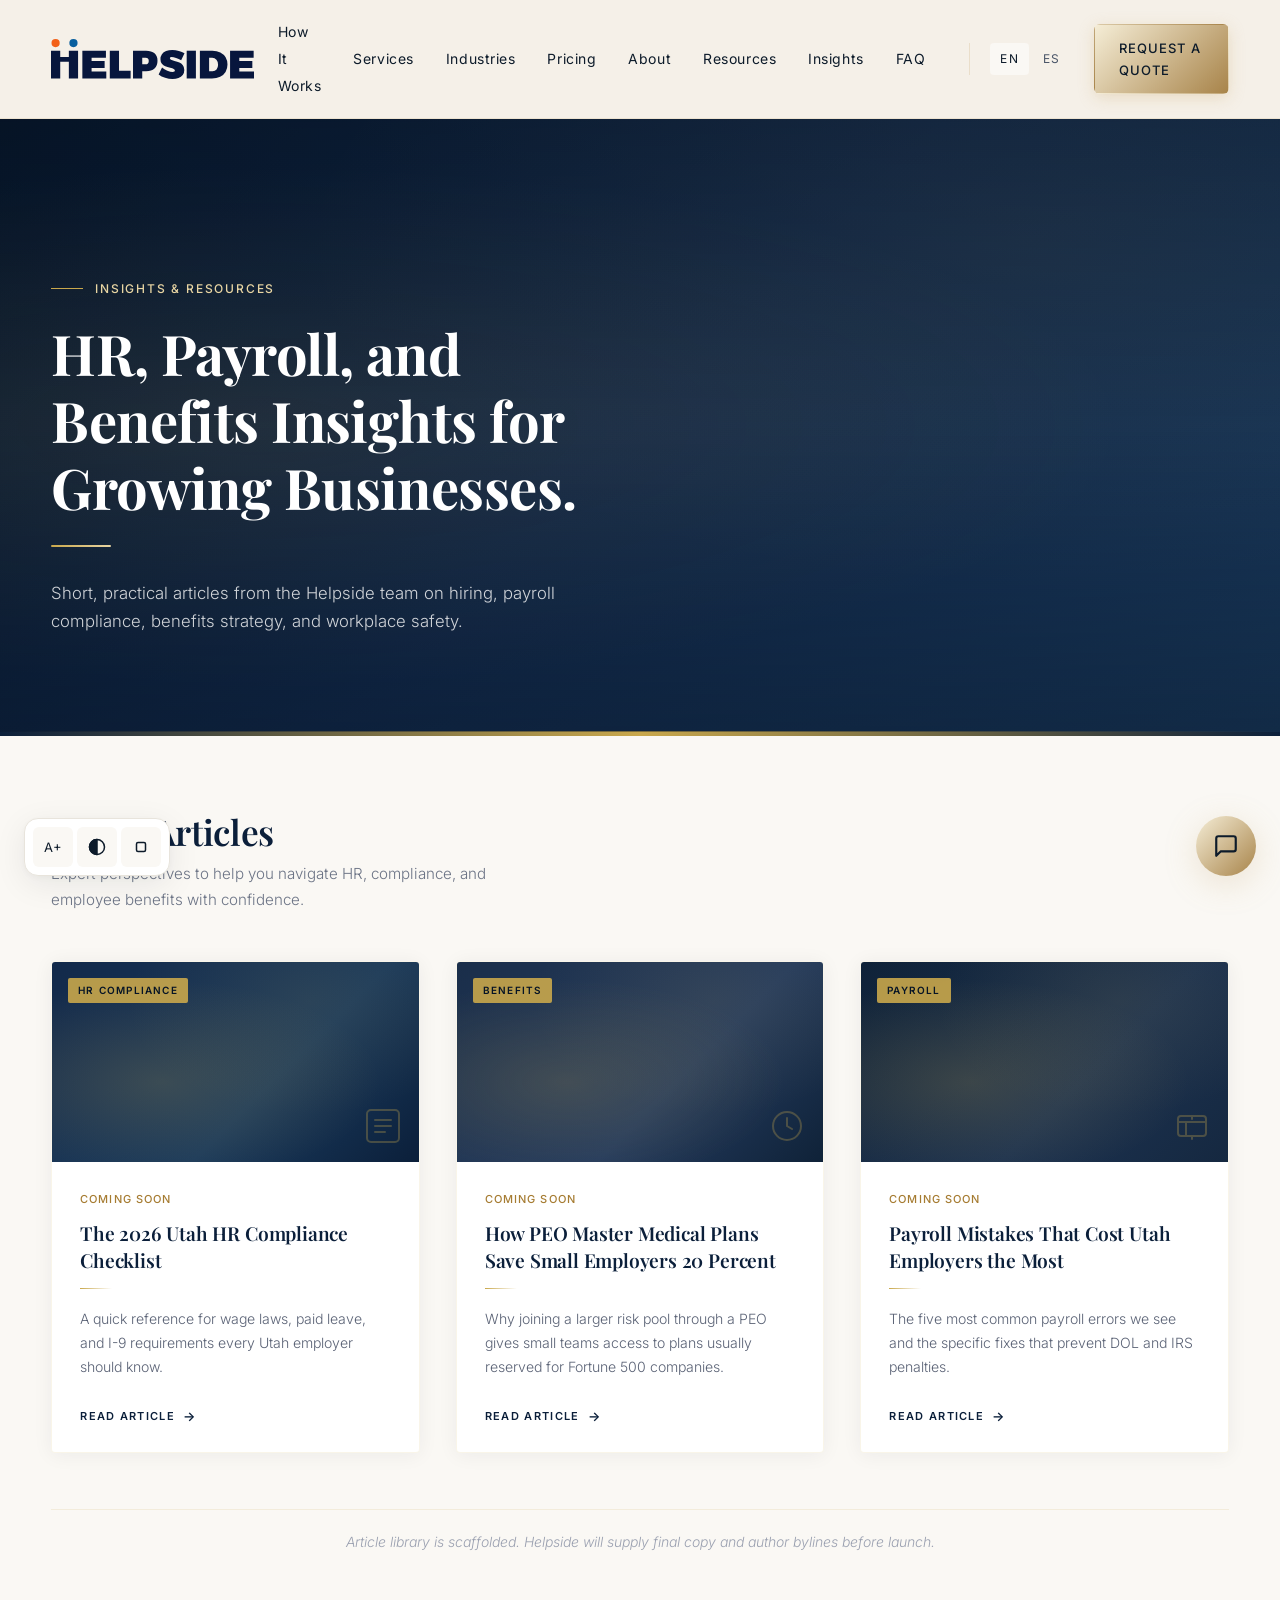
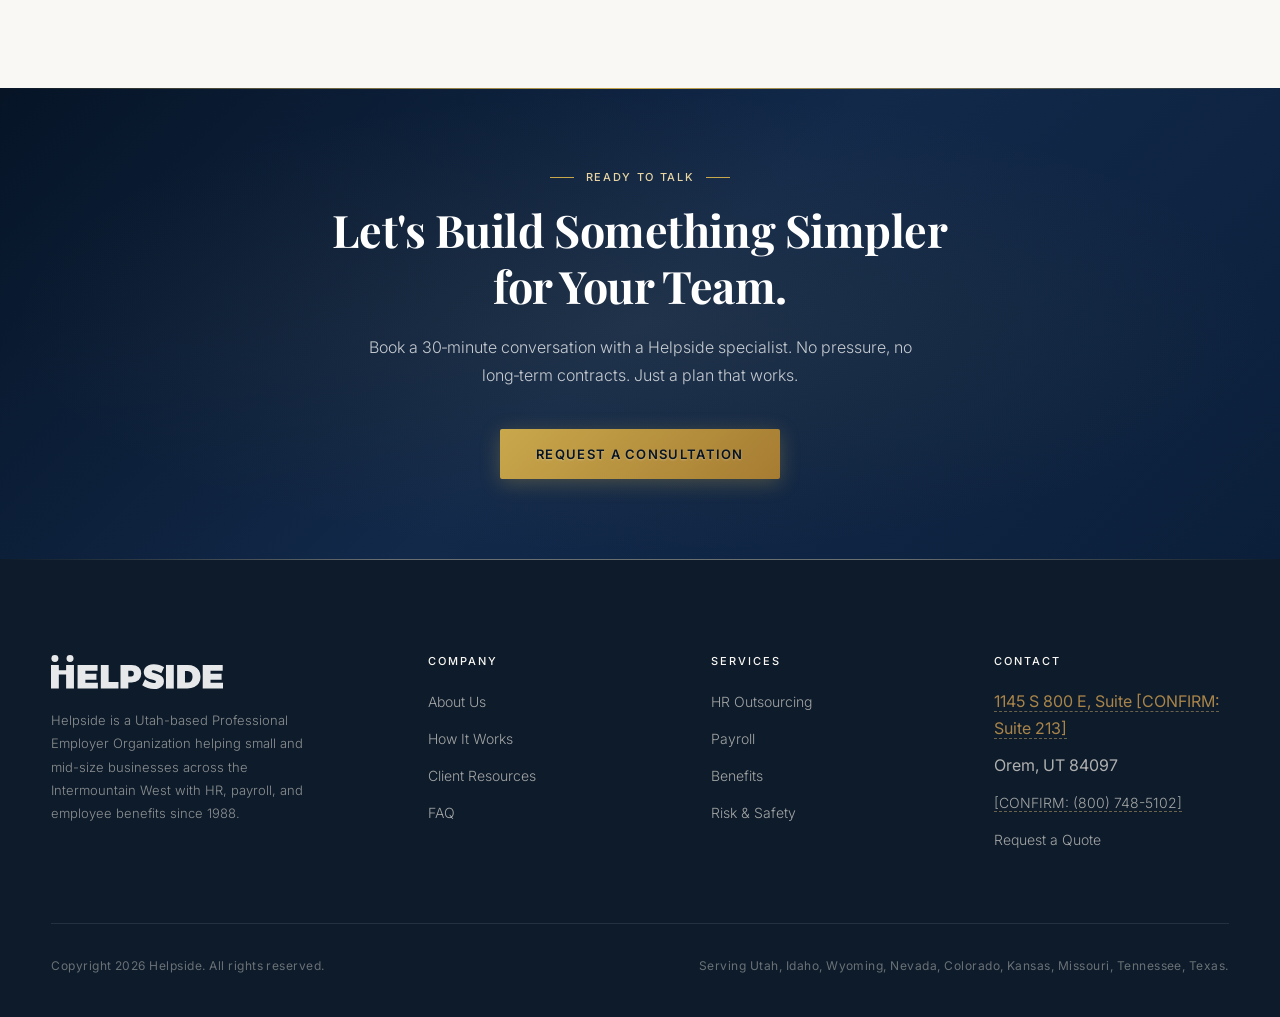
<file: blog.html>
<!DOCTYPE html>
<html lang="en">
<head>
<meta charset="UTF-8">
<meta name="viewport" content="width=device-width, initial-scale=1.0">
<title>Insights | HR, Payroll &amp; Benefits Articles | Helpside</title>
<meta name="description" content="Practical HR, payroll, and employee benefits insights from the Helpside team for growing businesses across the Intermountain West.">
<link rel="canonical" href="https://kinggavint.github.io/helpside-preview-v2/blog.html">
<meta property="og:title" content="Insights | HR, Payroll &amp; Benefits Articles | Helpside">
<meta property="og:description" content="Practical HR, payroll, and employee benefits insights from the Helpside team for growing businesses across the Intermountain West.">
<meta property="og:type" content="website">
<meta property="og:image" content="https://kinggavint.github.io/helpside-preview-v2/assets/helpside-logo-with-tagline.png">
<meta property="og:url" content="https://kinggavint.github.io/helpside-preview-v2/blog.html">
<meta name="twitter:card" content="summary_large_image">
<link rel="icon" type="image/svg+xml" href="assets/helpside-logo.svg">
<link rel="preconnect" href="https://fonts.googleapis.com">
<link rel="preconnect" href="https://fonts.gstatic.com" crossorigin>
<link href="https://fonts.googleapis.com/css2?family=Playfair+Display:ital,wght@0,400;0,600;0,700;1,400&family=Inter:wght@300;400;500;600&family=Archivo+Black&family=Hind:wght@300;400;500;600&display=swap" rel="stylesheet">
<link rel="stylesheet" href="css/base.css">
<script type="application/ld+json">
{
  "@context": "https://schema.org",
  "@type": "Blog",
  "name": "Helpside Insights",
  "url": "https://kinggavint.github.io/helpside-preview-v2/blog.html",
  "publisher": {"@type": "Organization", "name": "Helpside"}
}
</script>
<script type="application/ld+json">
{
  "@context": "https://schema.org",
  "@type": "BreadcrumbList",
  "itemListElement": [
    {"@type": "ListItem", "position": 1, "name": "Home", "item": "https://kinggavint.github.io/helpside-preview-v2/"},
    {"@type": "ListItem", "position": 2, "name": "Insights", "item": "https://kinggavint.github.io/helpside-preview-v2/blog.html"}
  ]
}
</script>

<style>
  /* ── Premium Blog Styles ── */

  /* CSS Custom Properties */
  :root {
    --gold: #C9A84C;
    --gold-light: #E8D5A3;
    --gold-dark: #A67C32;
    --navy: #0B1F3A;
    --navy-deep: #061426;
    --ivory: #FAF8F4;
    --champagne: #F5EDD6;
  }

  /* Blog Hero */
  .blog-hero {
    position: relative;
    padding-top: 160px;
    padding-bottom: 80px;
    background: linear-gradient(135deg, var(--navy-deep) 0%, #12294A 50%, #1A3A5C 100%);
    overflow: hidden;
  }

  .blog-hero::before {
    content: '';
    position: absolute;
    inset: 0;
    background:
      radial-gradient(ellipse at 20% 50%, rgba(201, 168, 76, 0.12) 0%, transparent 60%),
      radial-gradient(ellipse at 80% 20%, rgba(201, 168, 76, 0.08) 0%, transparent 50%);
    pointer-events: none;
  }

  .blog-hero::after {
    content: '';
    position: absolute;
    bottom: 0;
    left: 0;
    right: 0;
    height: 1px;
    background: linear-gradient(90deg, transparent, var(--gold), transparent);
  }

  .hero-overlay {
    position: absolute;
    inset: 0;
    background: linear-gradient(
      to bottom,
      rgba(6, 20, 38, 0.3) 0%,
      rgba(11, 31, 58, 0.1) 50%,
      rgba(6, 20, 38, 0.4) 100%
    );
    pointer-events: none;
    z-index: 1;
  }

  .blog-hero .container {
    position: relative;
    z-index: 2;
  }

  .blog-hero .eyebrow {
    color: var(--gold-light);
    letter-spacing: 0.15em;
    font-family: 'Inter', sans-serif;
    font-weight: 500;
    font-size: 12px;
    text-transform: uppercase;
    display: flex;
    align-items: center;
    gap: 12px;
    margin-bottom: 20px;
  }

  .blog-hero .eyebrow::before {
    content: '';
    display: inline-block;
    width: 32px;
    height: 1px;
    background: var(--gold);
  }

  .blog-hero h1 {
    font-family: 'Playfair Display', Georgia, serif;
    font-size: clamp(2.2rem, 5vw, 3.5rem);
    font-weight: 700;
    color: #fff;
    line-height: 1.2;
    margin-bottom: 24px;
    letter-spacing: -0.01em;
  }

  .blog-hero .lede {
    font-family: 'Inter', sans-serif;
    font-size: 1.05rem;
    color: rgba(255, 255, 255, 0.8);
    line-height: 1.7;
    max-width: 52ch;
    font-weight: 300;
  }

  /* Gold Accent Line */
  .gold-accent-line {
    width: 60px;
    height: 2px;
    background: linear-gradient(90deg, var(--gold), var(--gold-light));
    margin: 20px 0 32px;
    border-radius: 2px;
  }

  /* Blog Grid Section */
  .blog-section {
    background: var(--ivory);
    padding: 80px 0 100px;
    position: relative;
  }

  .blog-section::before {
    content: '';
    position: absolute;
    top: 0;
    left: 0;
    right: 0;
    height: 4px;
    background: linear-gradient(90deg, var(--navy), var(--gold), var(--navy));
  }

  /* Premium Blog Grid */
  .blog-grid-premium {
    display: grid;
    grid-template-columns: repeat(auto-fit, minmax(320px, 1fr));
    gap: 36px;
    margin-top: 20px;
  }

  /* Premium Blog Cards */
  .blog-card-premium {
    background: #fff;
    border-radius: 4px;
    overflow: hidden;
    box-shadow: 0 2px 20px rgba(11, 31, 58, 0.06);
    border: 1px solid rgba(201, 168, 76, 0.12);
    transition: transform 0.35s cubic-bezier(0.25, 0.46, 0.45, 0.94),
                box-shadow 0.35s cubic-bezier(0.25, 0.46, 0.45, 0.94),
                border-color 0.35s ease;
    opacity: 0;
    transform: translateY(30px);
  }

  .blog-card-premium.animate-in {
    opacity: 1;
    transform: translateY(0);
  }

  .blog-card-premium:hover {
    transform: translateY(-8px);
    box-shadow: 0 16px 48px rgba(11, 31, 58, 0.14);
    border-color: rgba(201, 168, 76, 0.35);
  }

  /* Card Cover / Image Area */
  .blog-card-premium__cover {
    position: relative;
    height: 200px;
    background: linear-gradient(135deg, #12294A 0%, #1A3A5C 60%, #0B1F3A 100%);
    overflow: hidden;
  }

  .blog-card-premium__cover::before {
    content: '';
    position: absolute;
    inset: 0;
    background:
      radial-gradient(ellipse at 30% 60%, rgba(201, 168, 76, 0.2) 0%, transparent 60%),
      radial-gradient(ellipse at 70% 20%, rgba(201, 168, 76, 0.1) 0%, transparent 50%);
  }

  .blog-card-premium__cover-overlay {
    position: absolute;
    inset: 0;
    background: linear-gradient(
      to bottom,
      rgba(11, 31, 58, 0.1) 0%,
      rgba(11, 31, 58, 0.55) 100%
    );
    opacity: 0;
    transition: opacity 0.4s ease;
  }

  .blog-card-premium:hover .blog-card-premium__cover-overlay {
    opacity: 1;
  }

  .blog-card-premium__category-badge {
    position: absolute;
    top: 16px;
    left: 16px;
    background: rgba(201, 168, 76, 0.9);
    color: var(--navy-deep);
    font-family: 'Inter', sans-serif;
    font-size: 10px;
    font-weight: 600;
    letter-spacing: 0.12em;
    text-transform: uppercase;
    padding: 4px 10px;
    border-radius: 2px;
    z-index: 2;
    backdrop-filter: blur(4px);
  }

  .blog-card-premium__cover-icon {
    position: absolute;
    bottom: 16px;
    right: 16px;
    width: 40px;
    height: 40px;
    opacity: 0.3;
  }

  /* Card Body */
  .blog-card-premium__body {
    padding: 28px 28px 24px;
  }

  .blog-card-premium__meta {
    font-family: 'Inter', sans-serif;
    font-size: 11px;
    font-weight: 500;
    color: var(--gold-dark);
    letter-spacing: 0.1em;
    text-transform: uppercase;
    margin-bottom: 12px;
  }

  .blog-card-premium__title {
    font-family: 'Playfair Display', Georgia, serif;
    font-size: 1.2rem;
    font-weight: 600;
    color: var(--navy);
    line-height: 1.4;
    margin-bottom: 14px;
    letter-spacing: -0.01em;
    transition: color 0.25s ease;
  }

  .blog-card-premium:hover .blog-card-premium__title {
    color: var(--gold-dark);
  }

  .blog-card-premium__excerpt {
    font-family: 'Inter', sans-serif;
    font-size: 0.88rem;
    color: #5a6275;
    line-height: 1.7;
    margin-bottom: 22px;
    font-weight: 300;
  }

  .blog-card-premium__divider {
    width: 32px;
    height: 1px;
    background: linear-gradient(90deg, var(--gold), transparent);
    margin-bottom: 18px;
  }

  .blog-card-premium__cta {
    display: inline-flex;
    align-items: center;
    gap: 8px;
    font-family: 'Inter', sans-serif;
    font-size: 11px;
    font-weight: 600;
    letter-spacing: 0.12em;
    text-transform: uppercase;
    color: var(--navy);
    text-decoration: none;
    transition: color 0.25s ease, gap 0.25s ease;
  }

  .blog-card-premium__cta::after {
    content: '→';
    transition: transform 0.25s ease;
    font-size: 13px;
  }

  .blog-card-premium:hover .blog-card-premium__cta {
    color: var(--gold-dark);
    gap: 12px;
  }

  .blog-card-premium:hover .blog-card-premium__cta::after {
    transform: translateX(3px);
  }

  /* Section heading */
  .blog-section-heading {
    font-family: 'Playfair Display', Georgia, serif;
    font-size: clamp(1.6rem, 3vw, 2.2rem);
    font-weight: 600;
    color: var(--navy);
    margin-bottom: 8px;
    letter-spacing: -0.01em;
  }

  .blog-section-sub {
    font-family: 'Inter', sans-serif;
    font-size: 0.95rem;
    color: #6b7385;
    font-weight: 300;
    margin-bottom: 48px;
    max-width: 55ch;
  }

  /* Note text */
  .blog-note {
    text-align: center;
    color: #9aa0b0;
    margin-top: 56px;
    font-size: 14px;
    font-family: 'Inter', sans-serif;
    font-style: italic;
    font-weight: 300;
    padding: 20px;
    border-top: 1px solid rgba(201, 168, 76, 0.15);
  }

  /* CTA Band */
  .band-navy-premium {
    background: linear-gradient(135deg, var(--navy-deep) 0%, #12294A 50%, var(--navy) 100%);
    padding: 80px 0;
    text-align: center;
    position: relative;
    overflow: hidden;
  }

  .band-navy-premium::before {
    content: '';
    position: absolute;
    inset: 0;
    background: radial-gradient(ellipse at 50% 50%, rgba(201, 168, 76, 0.08) 0%, transparent 70%);
    pointer-events: none;
  }

  .band-navy-premium::after {
    content: '';
    position: absolute;
    top: 0;
    left: 0;
    right: 0;
    height: 1px;
    background: linear-gradient(90deg, transparent, var(--gold), transparent);
  }

  .band-navy-premium .container {
    position: relative;
    z-index: 2;
  }

  .band-navy-premium .eyebrow {
    color: var(--gold-light);
    letter-spacing: 0.15em;
    font-family: 'Inter', sans-serif;
    font-size: 11px;
    font-weight: 500;
    text-transform: uppercase;
    display: flex;
    align-items: center;
    justify-content: center;
    gap: 12px;
    margin-bottom: 16px;
  }

  .band-navy-premium .eyebrow::before,
  .band-navy-premium .eyebrow::after {
    content: '';
    display: inline-block;
    width: 24px;
    height: 1px;
    background: var(--gold);
  }

  .band-navy-premium h2 {
    font-family: 'Playfair Display', Georgia, serif;
    font-size: clamp(1.8rem, 4vw, 2.8rem);
    font-weight: 700;
    color: #fff;
    max-width: 22ch;
    margin: 0 auto 20px;
    letter-spacing: -0.01em;
    line-height: 1.25;
  }

  .band-navy-premium p {
    font-family: 'Inter', sans-serif;
    max-width: 58ch;
    margin: 0 auto 40px;
    color: rgba(255, 255, 255, 0.75);
    font-size: 1rem;
    line-height: 1.7;
    font-weight: 300;
  }

  .btn-gold {
    display: inline-block;
    background: linear-gradient(135deg, var(--gold) 0%, var(--gold-dark) 100%);
    color: var(--navy-deep) !important;
    font-family: 'Inter', sans-serif;
    font-weight: 600;
    font-size: 13px;
    letter-spacing: 0.1em;
    text-transform: uppercase;
    padding: 14px 36px;
    border-radius: 2px;
    text-decoration: none;
    transition: transform 0.25s ease, box-shadow 0.25s ease;
    box-shadow: 0 4px 20px rgba(201, 168, 76, 0.3);
  }

  .btn-gold:hover {
    transform: translateY(-2px);
    box-shadow: 0 8px 30px rgba(201, 168, 76, 0.45);
  }

  /* Scroll animation base */
  [data-animate] {
    opacity: 0;
    transform: translateY(24px);
    transition: opacity 0.6s ease, transform 0.6s ease;
  }

  [data-animate].animate-in {
    opacity: 1;
    transform: translateY(0);
  }

  [data-animate]:nth-child(2) { transition-delay: 0.1s; }
  [data-animate]:nth-child(3) { transition-delay: 0.2s; }

  .blog-card-premium[data-animate]:nth-child(1) { transition-delay: 0s; }
  .blog-card-premium[data-animate]:nth-child(2) { transition-delay: 0.12s; }
  .blog-card-premium[data-animate]:nth-child(3) { transition-delay: 0.24s; }

  @media (max-width: 768px) {
    .blog-grid-premium {
      grid-template-columns: 1fr;
      gap: 24px;
    }

    .blog-hero {
      padding-top: 130px;
      padding-bottom: 60px;
    }
  }
</style>
</head>
<body>
<a class="skip-link" href="#main">Skip to main content</a>
<nav class="site-nav" aria-label="Primary">
  <div class="site-nav__inner">
    <a class="site-nav__logo" href="index.html" aria-label="Helpside home">
      <img src="assets/helpside-logo.svg" alt="Helpside">
    </a>
    <button class="nav-toggle" aria-label="Menu"><span></span><span></span><span></span></button>
    <ul class="site-nav__links">
      <li><a href="how-it-works.html">How It Works</a></li>
      <li><a href="services.html">Services</a></li>
      <li><a href="industries.html">Industries</a></li>
      <li><a href="pricing.html">Pricing</a></li>
      <li><a href="about.html">About</a></li>
      <li><a href="resources.html">Resources</a></li>
      <li><a href="blog.html">Insights</a></li>
      <li><a href="faq.html">FAQ</a></li>
    </ul>
    <div class="lang-switch" role="group" aria-label="Language" data-missing-asset="translations">
      <a href="index.html" aria-current="true">EN</a>
      <a href="es/index.html">ES</a>
    </div>
    <a class="btn btn-primary site-nav__cta" href="contact.html">Request a Quote</a>
  </div>
</nav>
<main id="main">

  <!-- Premium Hero Section -->
  <section class="blog-hero">
    <div class="hero-overlay"></div>
    <div class="container">
      <div class="reveal" style="max-width: 62ch;">
        <p class="eyebrow">Insights &amp; Resources</p>
        <h1>HR, Payroll, and Benefits Insights for Growing Businesses.</h1>
        <div class="gold-accent-line"></div>
        <p class="lede">Short, practical articles from the Helpside team on hiring, payroll compliance, benefits strategy, and workplace safety.</p>
      </div>
    </div>
  </section>

  <!-- Blog Grid Section -->
  <section class="blog-section">
    <div class="container">
      <div data-animate>
        <h2 class="blog-section-heading">Latest Articles</h2>
        <p class="blog-section-sub">Expert perspectives to help you navigate HR, compliance, and employee benefits with confidence.</p>
      </div>

      <div class="blog-grid-premium">

        <article class="blog-card-premium" data-animate data-missing-asset="blog_content">
          <div class="blog-card-premium__cover" aria-hidden="true">
            <div class="blog-card-premium__cover-overlay"></div>
            <span class="blog-card-premium__category-badge">HR Compliance</span>
            <svg class="blog-card-premium__cover-icon" viewBox="0 0 40 40" fill="none" xmlns="http://www.w3.org/2000/svg">
              <rect x="4" y="4" width="32" height="32" rx="4" stroke="#C9A84C" stroke-width="2"/>
              <path d="M12 14h16M12 20h16M12 26h10" stroke="#C9A84C" stroke-width="2" stroke-linecap="round"/>
            </svg>
          </div>
          <div class="blog-card-premium__body">
            <p class="blog-card-premium__meta">Coming Soon</p>
            <h3 class="blog-card-premium__title">The 2026 Utah HR Compliance Checklist</h3>
            <div class="blog-card-premium__divider"></div>
            <p class="blog-card-premium__excerpt">A quick reference for wage laws, paid leave, and I-9 requirements every Utah employer should know.</p>
            <span class="blog-card-premium__cta">Read Article</span>
          </div>
        </article>

        <article class="blog-card-premium" data-animate data-missing-asset="blog_content">
          <div class="blog-card-premium__cover" aria-hidden="true" style="background: linear-gradient(135deg, #1A2E4A 0%, #243B5E 60%, #0F2238 100%);">
            <div class="blog-card-premium__cover-overlay"></div>
            <span class="blog-card-premium__category-badge">Benefits</span>
            <svg class="blog-card-premium__cover-icon" viewBox="0 0 40 40" fill="none" xmlns="http://www.w3.org/2000/svg">
              <circle cx="20" cy="20" r="14" stroke="#C9A84C" stroke-width="2"/>
              <path d="M20 12v8l5 3" stroke="#C9A84C" stroke-width="2" stroke-linecap="round"/>
            </svg>
          </div>
          <div class="blog-card-premium__body">
            <p class="blog-card-premium__meta">Coming Soon</p>
            <h3 class="blog-card-premium__title">How PEO Master Medical Plans Save Small Employers 20 Percent</h3>
            <div class="blog-card-premium__divider"></div>
            <p class="blog-card-premium__excerpt">Why joining a larger risk pool through a PEO gives small teams access to plans usually reserved for Fortune 500 companies.</p>
            <span class="blog-card-premium__cta">Read Article</span>
          </div>
        </article>

        <article class="blog-card-premium" data-animate data-missing-asset="blog_content">
          <div class="blog-card-premium__cover" aria-hidden="true" style="background: linear-gradient(135deg, #0F2238 0%, #1C3250 60%, #152840 100%);">
            <div class="blog-card-premium__cover-overlay"></div>
            <span class="blog-card-premium__category-badge">Payroll</span>
            <svg class="blog-card-premium__cover-icon" viewBox="0 0 40 40" fill="none" xmlns="http://www.w3.org/2000/svg">
              <rect x="6" y="10" width="28" height="20" rx="3" stroke="#C9A84C" stroke-width="2"/>
              <path d="M6 16h28M14 16v14M20 13v-3M20 30v3" stroke="#C9A84C" stroke-width="2" stroke-linecap="round"/>
            </svg>
          </div>
          <div class="blog-card-premium__body">
            <p class="blog-card-premium__meta">Coming Soon</p>
            <h3 class="blog-card-premium__title">Payroll Mistakes That Cost Utah Employers the Most</h3>
            <div class="blog-card-premium__divider"></div>
            <p class="blog-card-premium__excerpt">The five most common payroll errors we see and the specific fixes that prevent DOL and IRS penalties.</p>
            <span class="blog-card-premium__cta">Read Article</span>
          </div>
        </article>

      </div>

      <p class="blog-note">Article library is scaffolded. Helpside will supply final copy and author bylines before launch.</p>
    </div>
  </section>

  <!-- CTA Band -->
  <section class="band-navy-premium">
    <div class="container">
      <p class="eyebrow">Ready to Talk</p>
      <h2>Let's Build Something Simpler for Your Team.</h2>
      <p>Book a 30‑minute conversation with a Helpside specialist. No pressure, no long‑term contracts. Just a plan that works.</p>
      <a href="contact.html" class="btn-gold">Request a Consultation</a>
    </div>
  </section>

</main>
<footer class="site-footer">
  <div class="container">
    <div class="site-footer__grid">
      <div class="site-footer__brand">
        <img src="assets/helpside-logo.svg" alt="Helpside">
        <p>Helpside is a Utah-based Professional Employer Organization helping small and mid-size businesses across the Intermountain West with HR, payroll, and employee benefits since 1988.</p>
      </div>
      <div>
        <h4>Company</h4>
        <ul>
          <li><a href="about.html">About Us</a></li>
          <li><a href="how-it-works.html">How It Works</a></li>
          <li><a href="resources.html">Client Resources</a></li>
          <li><a href="faq.html">FAQ</a></li>
        </ul>
      </div>
      <div>
        <h4>Services</h4>
        <ul>
          <li><a href="services.html#hr">HR Outsourcing</a></li>
          <li><a href="services.html#payroll">Payroll</a></li>
          <li><a href="services.html#benefits">Benefits</a></li>
          <li><a href="services.html#risk">Risk &amp; Safety</a></li>
        </ul>
      </div>
      <div>
        <h4>Contact</h4>
        <ul>
          <li><span class="confirm-inline" data-unverified="true" title="Address needs client confirmation">1145 S 800 E, Suite [CONFIRM: Suite 213]</span></li>
          <li>Orem, UT 84097</li>
          <li><a href="tel:+18007485102" class="confirm-inline" data-unverified="true" title="Phone needs client confirmation">[CONFIRM: (800) 748-5102]</a></li>
          <li><a href="contact.html">Request a Quote</a></li>
        </ul>
      </div>
    </div>
    <div class="site-footer__meta">
      <span>Copyright 2026 Helpside. All rights reserved.</span>
      <span>Serving Utah, Idaho, Wyoming, Nevada, Colorado, Kansas, Missouri, Tennessee, Texas.</span>
    </div>
  </div>
</footer>

<!-- A11Y toolbar -->
<div id="a11y-toolbar" data-a11y-toolbar role="toolbar" aria-label="Accessibility tools">
  <button type="button" data-a11y="text-size" aria-pressed="false" title="Increase text size" aria-label="Increase text size"><span>A+</span></button>
  <button type="button" data-a11y="contrast" aria-pressed="false" title="High contrast" aria-label="Toggle high contrast">
    <svg viewBox="0 0 24 24" fill="none" stroke="currentColor" stroke-width="2" stroke-linecap="round" stroke-linejoin="round" width="18" height="18"><circle cx="12" cy="12" r="10"/><path d="M12 2a10 10 0 0 0 0 20z" fill="currentColor"/></svg>
  </button>
  <button type="button" data-a11y="motion" aria-pressed="false" title="Reduce motion" aria-label="Toggle reduced motion">
    <svg viewBox="0 0 24 24" fill="none" stroke="currentColor" stroke-width="2" stroke-linecap="round" stroke-linejoin="round" width="18" height="18"><rect x="6" y="6" width="12" height="12" rx="2"/></svg>
  </button>
</div>

<!-- Chat launcher -->
<button id="chat-launcher" data-missing-asset="live_chat_provider" aria-label="Chat with Helpside" aria-expanded="false">
  <svg viewBox="0 0 24 24" fill="none" stroke="currentColor" stroke-width="2" stroke-linecap="round" stroke-linejoin="round"><path d="M21 15a2 2 0 0 1-2 2H7l-4 4V5a2 2 0 0 1 2-2h14a2 2 0 0 1 2 2z"/></svg>
</button>
<div id="chat-modal" role="dialog" aria-labelledby="chat-title" aria-hidden="true">
  <h3 id="chat-title">Talk to a specialist</h3>
  <p>Ask a quick HR, payroll, or benefits question. A Helpside team member will follow up within one business day.</p>
  <form class="chat-form" action="contact.html" method="get">
    <input type="text" name="name" placeholder="Your name" aria-label="Your name" required>
    <input type="email" name="email" placeholder="Work email" aria-label="Work email" required>
    <textarea name="message" placeholder="How can we help?" rows="3" aria-label="Your message" required></textarea>
    <button type="submit">Send Message</button>
  </form>
</div>

<script src="js/site.js" defer></script>
<script>
  // Scroll-triggered animation observer
  (function () {
    if (typeof IntersectionObserver === 'undefined') return;

    var observer = new IntersectionObserver(function (entries) {
      entries.forEach(function (entry) {
        if (entry.isIntersecting) {
          entry.target.classList.add('animate-in');
          observer.unobserve(entry.target);
        }
      });
    }, { threshold: 0.12, rootMargin: '0px 0px -40px 0px' });

    document.querySelectorAll('[data-animate], .blog-card-premium').forEach(function (el) {
      observer.observe(el);
    });
  })();
</script>
</body>
</html>
</file>
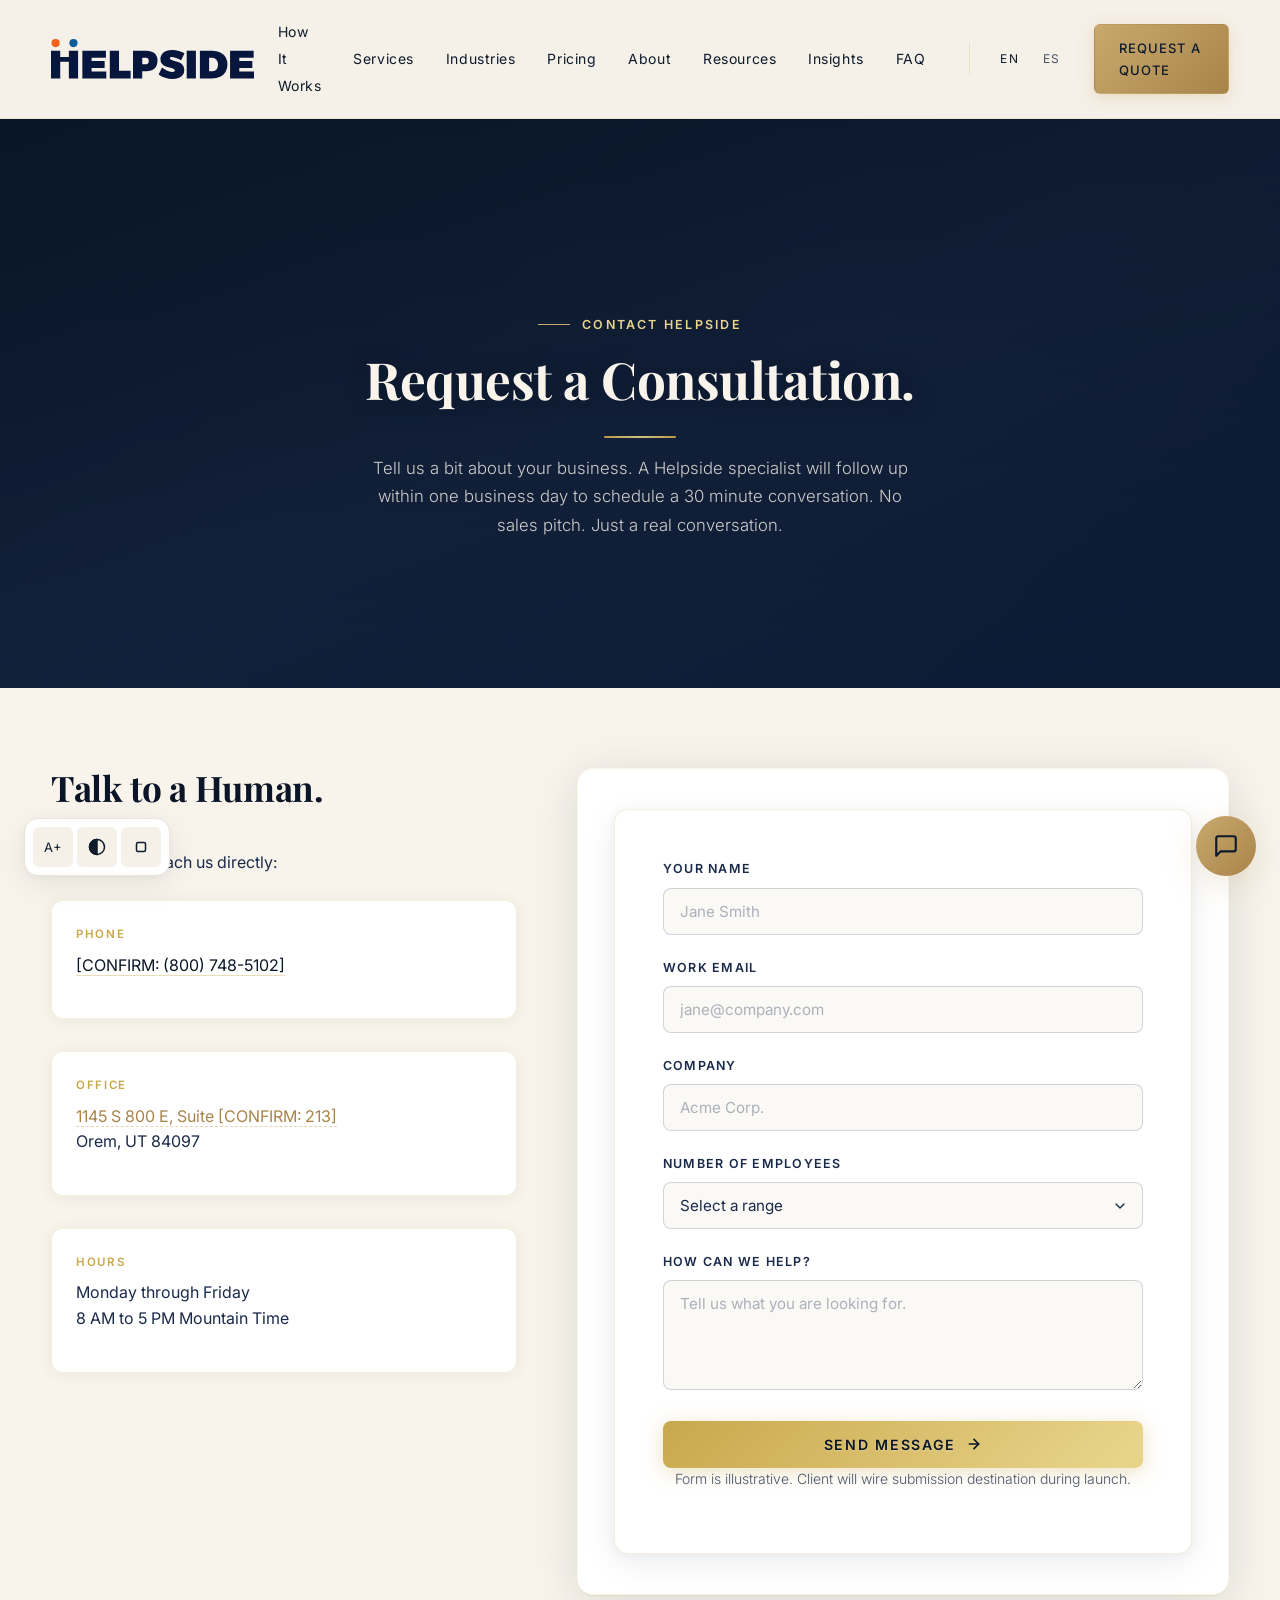
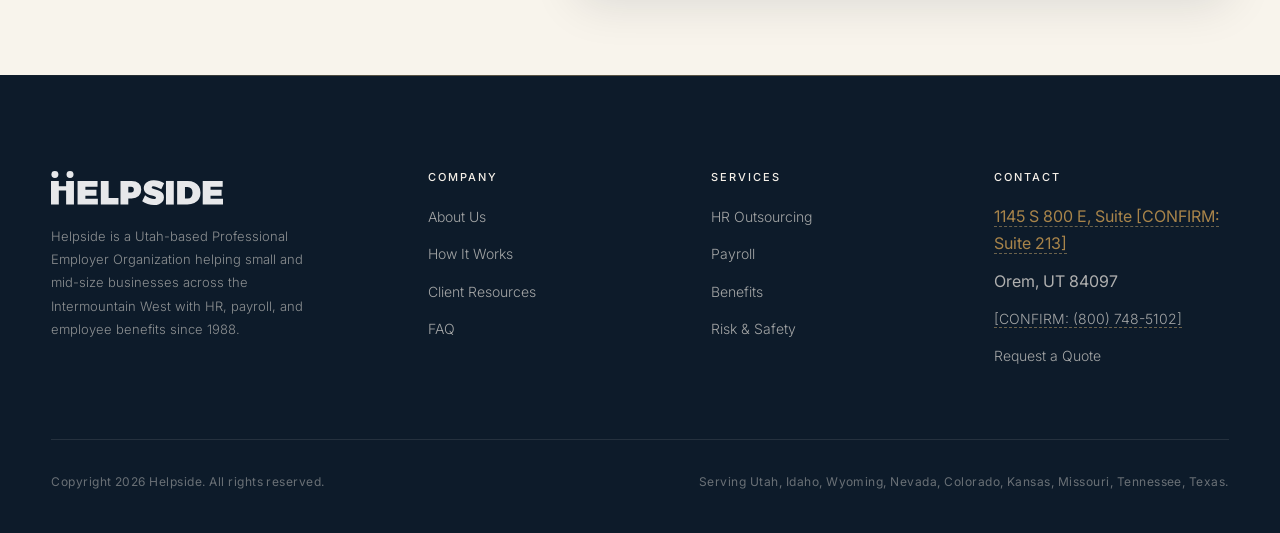
<file: contact.html>
<!DOCTYPE html>
<html lang="en">
<head>
<meta charset="UTF-8">
<meta name="viewport" content="width=device-width, initial-scale=1.0">
<title>Contact Helpside | Request a PEO Consultation</title>
<meta name="description" content="Reach out to Helpside for a 30 minute PEO consultation. Utah offices, phone, email, and contact form. No sales pitch, no long term contract, no obligation.">
<link rel="canonical" href="https://kinggavint.github.io/helpside-preview-v2/contact.html">
<meta property="og:title" content="Contact Helpside | Request a PEO Consultation">
<meta property="og:description" content="Reach out to Helpside for a 30 minute PEO consultation. Utah offices, phone, email, and contact form. No sales pitch, no long term contract, no obligation.">
<meta property="og:type" content="website">
<meta property="og:image" content="https://kinggavint.github.io/helpside-preview-v2/assets/helpside-logo-with-tagline.png">
<meta property="og:url" content="https://kinggavint.github.io/helpside-preview-v2/contact.html">
<meta name="twitter:card" content="summary_large_image">
<link rel="icon" type="image/svg+xml" href="assets/helpside-logo.svg">
<link rel="preconnect" href="https://fonts.googleapis.com">
<link rel="preconnect" href="https://fonts.gstatic.com" crossorigin>
<link href="https://fonts.googleapis.com/css2?family=Archivo+Black&family=Hind:wght@300;400;500;600&family=Playfair+Display:ital,wght@0,400;0,600;0,700;1,400;1,600&family=Inter:wght@300;400;500;600&display=swap" rel="stylesheet">
<link rel="stylesheet" href="css/base.css">
<script type="application/ld+json">
{
  "@context": "https://schema.org",
  "@type": "LocalBusiness",
  "name": "Helpside",
  "image": "https://kinggavint.github.io/helpside-preview-v2/assets/helpside-logo.svg",
  "url": "https://kinggavint.github.io/helpside-preview-v2/",
  "telephone": "[CONFIRM: +1-800-748-5102]",
  "address": {
    "@type": "PostalAddress",
    "streetAddress": "1145 S 800 E",
    "addressLocality": "Orem",
    "addressRegion": "UT",
    "postalCode": "84097",
    "addressCountry": "US"
  },
  "openingHours": "Mo-Fr 08:00-17:00",
  "priceRange": "$$"
}
</script>
<script type="application/ld+json">
{"@context":"https://schema.org","@type":"BreadcrumbList","itemListElement":[{"@type":"ListItem","position":1,"name":"Home","item":"https://kinggavint.github.io/helpside-preview-v2/"},{"@type":"ListItem","position":2,"name":"Contact","item":"https://kinggavint.github.io/helpside-preview-v2/contact.html"}]}
</script>

<style>
  /* ── Premium contact page styles ── */

  /* Hero overlay & typography */
  .hero-short {
    position: relative;
    background: linear-gradient(135deg, #0a1628 0%, #1a2a4a 60%, #0d1f3c 100%);
    overflow: hidden;
  }
  .hero-short::before {
    content: '';
    position: absolute;
    inset: 0;
    background: linear-gradient(160deg, rgba(10,22,40,0.92) 0%, rgba(26,42,74,0.85) 50%, rgba(13,31,60,0.95) 100%);
    z-index: 1;
  }
  .hero-short .container {
    position: relative;
    z-index: 2;
  }
  .hero-overlay {
    position: absolute;
    inset: 0;
    background: linear-gradient(to bottom, rgba(10,22,40,0.7) 0%, rgba(10,22,40,0.4) 100%);
    z-index: 1;
    pointer-events: none;
  }

  /* Gold accent line */
  .gold-accent-line {
    display: block;
    width: 72px;
    height: 2px;
    background: linear-gradient(90deg, #c9a84c, #e8d48b, #c9a84c);
    margin: 18px auto 0;
    border-radius: 2px;
    opacity: 0.9;
  }
  .gold-accent-line--left {
    margin-left: 0;
    margin-right: auto;
  }

  /* Playfair headings */
  .playfair,
  .hero-short h1,
  .contact-info-section h2 {
    font-family: 'Playfair Display', Georgia, serif !important;
    letter-spacing: -0.01em;
  }
  .hero-short h1 {
    font-size: clamp(2rem, 5vw, 3.2rem);
    font-weight: 700;
    color: #f8f4ec;
    line-height: 1.2;
    text-shadow: 0 2px 20px rgba(10,22,40,0.5);
  }
  .hero-short .eyebrow {
    color: #e8d48b;
    font-family: 'Inter', sans-serif;
    font-size: 0.78rem;
    font-weight: 600;
    letter-spacing: 0.18em;
    text-transform: uppercase;
    margin-bottom: 14px;
  }
  .hero-short .lede {
    color: rgba(248,244,236,0.82);
    font-family: 'Inter', sans-serif;
    font-size: 1.05rem;
    font-weight: 300;
    max-width: 560px;
    margin: 16px auto 0;
    line-height: 1.7;
  }

  /* Contact info section */
  .contact-info-section {
    background: #f8f4ec;
  }
  .contact-info-section h2 {
    font-size: clamp(1.6rem, 3vw, 2.2rem);
    font-weight: 700;
    color: #0a1628;
    margin-bottom: 8px;
  }
  .contact-detail-block {
    margin-top: 32px;
    padding: 24px;
    background: #ffffff;
    border-radius: 12px;
    border: 1px solid rgba(201,168,76,0.18);
    box-shadow: 0 2px 16px rgba(10,22,40,0.06);
    transition: box-shadow 0.3s ease, transform 0.3s ease;
  }
  .contact-detail-block:first-of-type {
    margin-top: 24px;
  }
  .contact-detail-block:hover {
    box-shadow: 0 8px 32px rgba(10,22,40,0.12);
    transform: translateY(-2px);
  }
  .contact-detail-block strong {
    display: block;
    font-family: 'Inter', sans-serif;
    font-size: 0.72rem;
    font-weight: 600;
    letter-spacing: 0.14em;
    text-transform: uppercase;
    color: #c9a84c;
    margin-bottom: 8px;
  }
  .contact-detail-block p,
  .contact-detail-block a {
    font-family: 'Inter', sans-serif;
    font-size: 1rem;
    color: #1a2a4a;
    line-height: 1.6;
  }
  .contact-detail-block a {
    color: #0a1628;
    text-decoration: none;
    border-bottom: 1px solid rgba(201,168,76,0.4);
    transition: color 0.2s, border-color 0.2s;
  }
  .contact-detail-block a:hover {
    color: #c9a84c;
    border-color: #c9a84c;
  }

  /* Form card */
  .form-card {
    background: #ffffff;
    border-radius: 16px;
    padding: 40px 36px;
    box-shadow: 0 8px 48px rgba(10,22,40,0.12), 0 1px 0 rgba(201,168,76,0.15);
    border: 1px solid rgba(201,168,76,0.12);
  }

  /* Form field styling */
  .form .field {
    margin-bottom: 22px;
  }
  .form .field label {
    display: block;
    font-family: 'Inter', sans-serif;
    font-size: 0.78rem;
    font-weight: 600;
    letter-spacing: 0.1em;
    text-transform: uppercase;
    color: #1a2a4a;
    margin-bottom: 8px;
  }
  .form .field input,
  .form .field select,
  .form .field textarea {
    width: 100%;
    padding: 13px 16px;
    font-family: 'Inter', sans-serif;
    font-size: 0.95rem;
    color: #1a2a4a;
    background: #faf9f6;
    border: 1px solid rgba(26,42,74,0.18);
    border-radius: 8px;
    outline: none;
    transition: border-color 0.25s ease, box-shadow 0.25s ease, background 0.25s ease;
    box-sizing: border-box;
    appearance: none;
    -webkit-appearance: none;
  }
  .form .field input:focus,
  .form .field select:focus,
  .form .field textarea:focus {
    border-color: #c9a84c;
    background: #ffffff;
    box-shadow: 0 0 0 3px rgba(201,168,76,0.15), 0 2px 8px rgba(10,22,40,0.08);
  }
  .form .field input::placeholder,
  .form .field textarea::placeholder {
    color: rgba(26,42,74,0.35);
  }
  .form .field textarea {
    min-height: 110px;
    resize: vertical;
  }
  .form .field select {
    background-image: url("data:image/svg+xml,%3Csvg xmlns='http://www.w3.org/2000/svg' width='16' height='16' viewBox='0 0 24 24' fill='none' stroke='%231a2a4a' stroke-width='2' stroke-linecap='round' stroke-linejoin='round'%3E%3Cpolyline points='6 9 12 15 18 9'/%3E%3C/svg%3E");
    background-repeat: no-repeat;
    background-position: right 14px center;
    padding-right: 42px;
    cursor: pointer;
  }

  /* Premium submit button */
  .btn-gold {
    display: inline-flex;
    align-items: center;
    justify-content: center;
    gap: 10px;
    width: 100%;
    padding: 15px 28px;
    font-family: 'Inter', sans-serif;
    font-size: 0.88rem;
    font-weight: 600;
    letter-spacing: 0.12em;
    text-transform: uppercase;
    color: #0a1628;
    background: linear-gradient(135deg, #c9a84c 0%, #e8d48b 50%, #c9a84c 100%);
    background-size: 200% auto;
    border: none;
    border-radius: 8px;
    cursor: pointer;
    transition: background-position 0.4s ease, box-shadow 0.3s ease, transform 0.2s ease;
    box-shadow: 0 4px 20px rgba(201,168,76,0.35);
  }
  .btn-gold:hover {
    background-position: right center;
    box-shadow: 0 6px 28px rgba(201,168,76,0.5);
    transform: translateY(-1px);
  }
  .btn-gold:active {
    transform: translateY(0);
  }
  .btn-gold svg {
    transition: transform 0.2s ease;
    flex-shrink: 0;
  }
  .btn-gold:hover svg {
    transform: translateX(3px);
  }

  /* Scroll-triggered animation */
  [data-animate] {
    opacity: 0;
    transform: translateY(24px);
    transition: opacity 0.65s cubic-bezier(0.22,0.61,0.36,1), transform 0.65s cubic-bezier(0.22,0.61,0.36,1);
  }
  [data-animate].is-visible {
    opacity: 1;
    transform: translateY(0);
  }
  [data-animate-delay="1"] { transition-delay: 0.1s; }
  [data-animate-delay="2"] { transition-delay: 0.2s; }
  [data-animate-delay="3"] { transition-delay: 0.3s; }
  [data-animate-delay="4"] { transition-delay: 0.4s; }

  /* Disclaimer text */
  .form-disclaimer {
    font-family: 'Inter', sans-serif;
    color: rgba(26,42,74,0.45);
    font-size: 12px;
    margin-top: 18px;
    text-align: center;
    line-height: 1.5;
  }

  /* Split layout tweaks */
  .contact-split {
    display: grid;
    grid-template-columns: 1fr 1.4fr;
    gap: 60px;
    align-items: start;
  }
  @media (max-width: 860px) {
    .contact-split {
      grid-template-columns: 1fr;
      gap: 40px;
    }
    .form-card {
      padding: 28px 20px;
    }
  }

  /* Section band */
  .contact-band {
    padding: 80px 0;
    background: #f8f4ec;
  }
</style>
</head>
<body>
<a class="skip-link" href="#main">Skip to main content</a>
<nav class="site-nav" aria-label="Primary">
  <div class="site-nav__inner">
    <a class="site-nav__logo" href="index.html" aria-label="Helpside home">
      <img src="assets/helpside-logo.svg" alt="Helpside">
    </a>
    <button class="nav-toggle" aria-label="Menu"><span></span><span></span><span></span></button>
    <ul class="site-nav__links">
      <li><a href="how-it-works.html">How It Works</a></li>
      <li><a href="services.html">Services</a></li>
      <li><a href="industries.html">Industries</a></li>
      <li><a href="pricing.html">Pricing</a></li>
      <li><a href="about.html">About</a></li>
      <li><a href="resources.html">Resources</a></li>
      <li><a href="blog.html">Insights</a></li>
      <li><a href="faq.html">FAQ</a></li>
    </ul>
    <div class="lang-switch" role="group" aria-label="Language" data-missing-asset="translations">
      <a href="index.html" aria-current="true">EN</a>
      <a href="es/index.html">ES</a>
    </div>
    <a class="btn btn-primary site-nav__cta" href="contact.html">Request a Quote</a>
  </div>
</nav>

<main id="main">

  <!-- Hero with gradient overlay -->
  <section class="hero hero-short">
    <div class="hero-overlay" aria-hidden="true"></div>
    <div class="container" style="text-align:center; padding-top: 72px; padding-bottom: 72px;">
      <p class="eyebrow">Contact Helpside</p>
      <h1 class="playfair">Request a Consultation.</h1>
      <span class="gold-accent-line" aria-hidden="true"></span>
      <p class="lede">Tell us a bit about your business. A Helpside specialist will follow up within one business day to schedule a 30 minute conversation. No sales pitch. Just a real conversation.</p>
    </div>
  </section>

  <!-- Contact section -->
  <section class="contact-band contact-info-section">
    <div class="container">
      <div class="contact-split">

        <!-- Left: Contact info -->
        <div>
          <h2 class="playfair" data-animate>Talk to a Human.</h2>
          <span class="gold-accent-line gold-accent-line--left" aria-hidden="true" data-animate data-animate-delay="1"></span>
          <p style="margin-top: 20px; font-family: 'Inter', sans-serif; color: #1a2a4a; line-height: 1.7;" data-animate data-animate-delay="2">You can also reach us directly:</p>

          <div class="contact-detail-block" data-animate data-animate-delay="2">
            <strong>Phone</strong>
            <p><a href="tel:+18007485102" class="confirm-inline" data-unverified="true">[CONFIRM: (800) 748-5102]</a></p>
          </div>

          <div class="contact-detail-block" data-animate data-animate-delay="3">
            <strong>Office</strong>
            <p><span class="confirm-inline" data-unverified="true">1145 S 800 E, Suite [CONFIRM: 213]</span><br>Orem, UT 84097</p>
          </div>

          <div class="contact-detail-block" data-animate data-animate-delay="4">
            <strong>Hours</strong>
            <p>Monday through Friday<br>8 AM to 5 PM Mountain Time</p>
          </div>
        </div>

        <!-- Right: Form -->
        <div data-animate data-animate-delay="2">
          <div class="form-card">
            <form class="form" onsubmit="event.preventDefault(); this.innerHTML='<div style=\'text-align:center;padding: 48px 24px;\'><svg width=\'48\' height=\'48\' viewBox=\'0 0 24 24\' fill=\'none\' stroke=\'#c9a84c\' stroke-width=\'1.5\' stroke-linecap=\'round\' stroke-linejoin=\'round\' style=\'margin-bottom:16px\'><path d=\'M22 11.08V12a10 10 0 1 1-5.93-9.14\'/><polyline points=\'22 4 12 14.01 9 11.01\'/></svg><h3 style=\'font-family:Playfair Display,Georgia,serif;color:#0a1628;margin-bottom:12px;\'>Thank you.</h3><p style=\'font-family:Inter,sans-serif;color:#1a2a4a;opacity:0.7;\'>We will be in touch within one business day.</p></div>';" novalidate>
              <div class="field">
                <label for="name">Your Name</label>
                <input type="text" id="name" name="name" placeholder="Jane Smith" required>
              </div>
              <div class="field">
                <label for="email">Work Email</label>
                <input type="email" id="email" name="email" placeholder="jane@company.com" required>
              </div>
              <div class="field">
                <label for="company">Company</label>
                <input type="text" id="company" name="company" placeholder="Acme Corp." required>
              </div>
              <div class="field">
                <label for="employees">Number of Employees</label>
                <select id="employees" name="employees" required>
                  <option value="">Select a range</option>
                  <option>1 to 9</option>
                  <option>10 to 49</option>
                  <option>50 to 99</option>
                  <option>100 to 249</option>
                  <option>250 or more</option>
                </select>
              </div>
              <div class="field">
                <label for="message">How Can We Help?</label>
                <textarea id="message" name="message" placeholder="Tell us what you are looking for."></textarea>
              </div>
              <button type="submit" class="btn-gold">
                Send Message
                <svg width="16" height="16" viewBox="0 0 24 24" fill="none" stroke="currentColor" stroke-width="2.5" stroke-linecap="round" stroke-linejoin="round"><line x1="5" y1="12" x2="19" y2="12"/><polyline points="12 5 19 12 12 19"/></svg>
              </button>
              <p class="form-disclaimer">Form is illustrative. Client will wire submission destination during launch.</p>
            </form>
          </div>
        </div>

      </div>
    </div>
  </section>

</main>

<footer class="site-footer">
  <div class="container">
    <div class="site-footer__grid">
      <div class="site-footer__brand">
        <img src="assets/helpside-logo.svg" alt="Helpside">
        <p>Helpside is a Utah-based Professional Employer Organization helping small and mid-size businesses across the Intermountain West with HR, payroll, and employee benefits since 1988.</p>
      </div>
      <div>
        <h4>Company</h4>
        <ul>
          <li><a href="about.html">About Us</a></li>
          <li><a href="how-it-works.html">How It Works</a></li>
          <li><a href="resources.html">Client Resources</a></li>
          <li><a href="faq.html">FAQ</a></li>
        </ul>
      </div>
      <div>
        <h4>Services</h4>
        <ul>
          <li><a href="services.html#hr">HR Outsourcing</a></li>
          <li><a href="services.html#payroll">Payroll</a></li>
          <li><a href="services.html#benefits">Benefits</a></li>
          <li><a href="services.html#risk">Risk &amp; Safety</a></li>
        </ul>
      </div>
      <div>
        <h4>Contact</h4>
        <ul>
          <li><span class="confirm-inline" data-unverified="true" title="Address needs client confirmation">1145 S 800 E, Suite [CONFIRM: Suite 213]</span></li>
          <li>Orem, UT 84097</li>
          <li><a href="tel:+18007485102" class="confirm-inline" data-unverified="true" title="Phone needs client confirmation">[CONFIRM: (800) 748-5102]</a></li>
          <li><a href="contact.html">Request a Quote</a></li>
        </ul>
      </div>
    </div>
    <div class="site-footer__meta">
      <span>Copyright 2026 Helpside. All rights reserved.</span>
      <span>Serving Utah, Idaho, Wyoming, Nevada, Colorado, Kansas, Missouri, Tennessee, Texas.</span>
    </div>
  </div>
</footer>

<!-- A11Y toolbar -->
<div id="a11y-toolbar" data-a11y-toolbar role="toolbar" aria-label="Accessibility tools">
  <button type="button" data-a11y="text-size" aria-pressed="false" title="Increase text size" aria-label="Increase text size"><span>A+</span></button>
  <button type="button" data-a11y="contrast" aria-pressed="false" title="High contrast" aria-label="Toggle high contrast">
    <svg viewBox="0 0 24 24" fill="none" stroke="currentColor" stroke-width="2" stroke-linecap="round" stroke-linejoin="round" width="18" height="18"><circle cx="12" cy="12" r="10"/><path d="M12 2a10 10 0 0 0 0 20z" fill="currentColor"/></svg>
  </button>
  <button type="button" data-a11y="motion" aria-pressed="false" title="Reduce motion" aria-label="Toggle reduced motion">
    <svg viewBox="0 0 24 24" fill="none" stroke="currentColor" stroke-width="2" stroke-linecap="round" stroke-linejoin="round" width="18" height="18"><rect x="6" y="6" width="12" height="12" rx="2"/></svg>
  </button>
</div>

<!-- Chat launcher -->
<button id="chat-launcher" data-missing-asset="live_chat_provider" aria-label="Chat with Helpside" aria-expanded="false">
  <svg viewBox="0 0 24 24" fill="none" stroke="currentColor" stroke-width="2" stroke-linecap="round" stroke-linejoin="round"><path d="M21 15a2 2 0 0 1-2 2H7l-4 4V5a2 2 0 0 1 2-2h14a2 2 0 0 1 2 2z"/></svg>
</button>
<div id="chat-modal" role="dialog" aria-labelledby="chat-title" aria-hidden="true">
  <h3 id="chat-title">Talk to a specialist</h3>
  <p>Ask a quick HR, payroll, or benefits question. A Helpside team member will follow up within one business day.</p>
  <form class="chat-form" action="contact.html" method="get">
    <input type="text" name="name" placeholder="Your name" aria-label="Your name" required>
    <input type="email" name="email" placeholder="Work email" aria-label="Work email" required>
    <textarea name="message" placeholder="How can we help?" rows="3" aria-label="Your message" required></textarea>
    <button type="submit">Send Message</button>
  </form>
</div>

<script src="js/site.js" defer></script>
<script>
  // Scroll-triggered animation observer
  (function() {
    var els = document.querySelectorAll('[data-animate]');
    if (!els.length) return;
    var observer = new IntersectionObserver(function(entries) {
      entries.forEach(function(entry) {
        if (entry.isIntersecting) {
          entry.target.classList.add('is-visible');
          observer.unobserve(entry.target);
        }
      });
    }, { threshold: 0.12 });
    els.forEach(function(el) { observer.observe(el); });
  })();
</script>
</body>
</html>
</file>
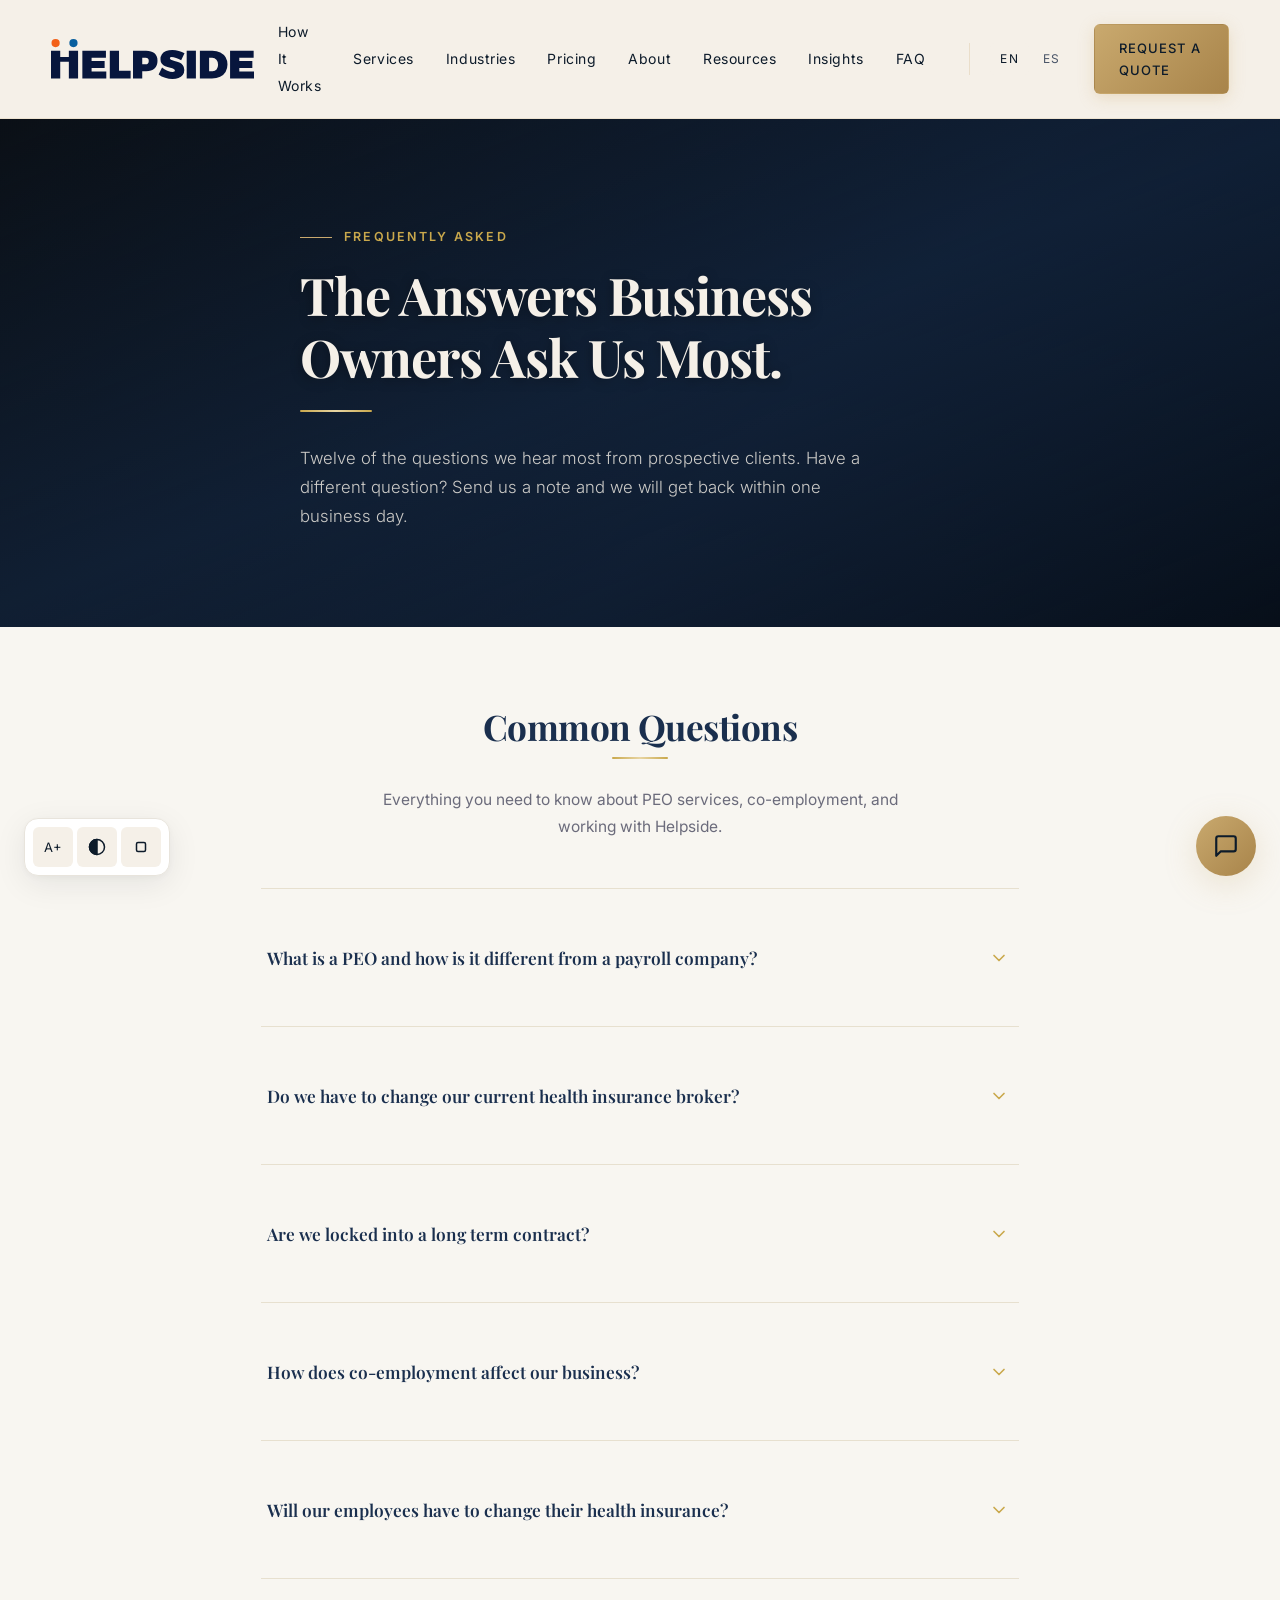
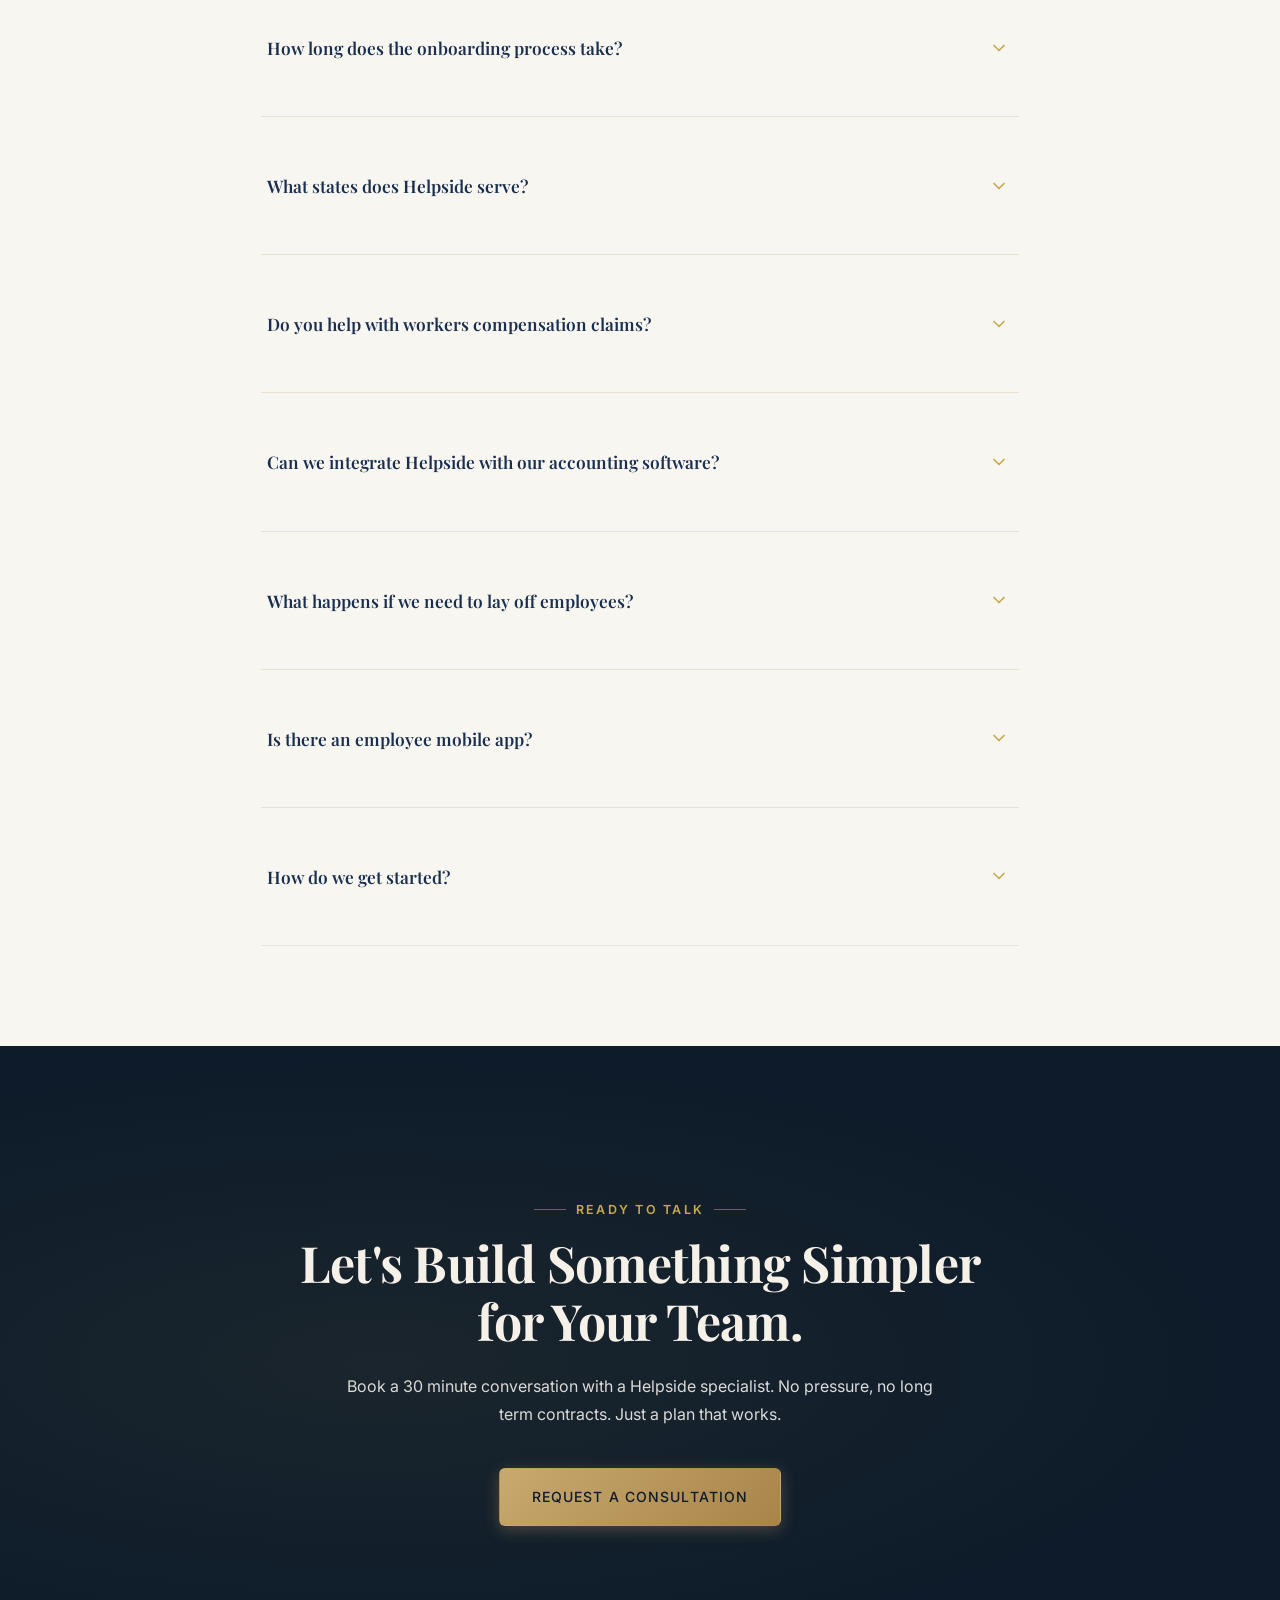
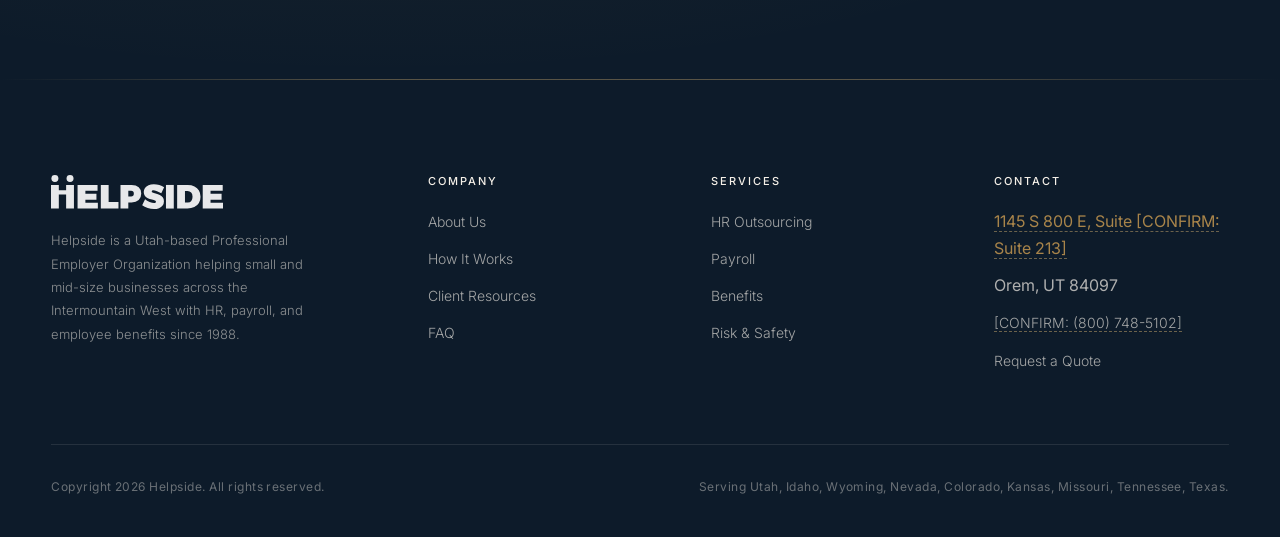
<file: faq.html>
<!DOCTYPE html>
<html lang="en">
<head>
<meta charset="UTF-8">
<meta name="viewport" content="width=device-width, initial-scale=1.0">
<title>FAQ | Common Questions About PEO Services | Helpside</title>
<meta name="description" content="Answers to the twelve questions Utah and Intermountain West business owners ask about PEO services, co-employment, contracts, benefits, and onboarding.">
<link rel="canonical" href="https://kinggavint.github.io/helpside-preview-v2/faq.html">
<meta property="og:title" content="FAQ | Common Questions About PEO Services | Helpside">
<meta property="og:description" content="Answers to the twelve questions Utah and Intermountain West business owners ask about PEO services, co-employment, contracts, benefits, and onboarding.">
<meta property="og:type" content="website">
<meta property="og:image" content="https://kinggavint.github.io/helpside-preview-v2/assets/helpside-logo-with-tagline.png">
<meta property="og:url" content="https://kinggavint.github.io/helpside-preview-v2/faq.html">
<meta name="twitter:card" content="summary_large_image">
<link rel="icon" type="image/svg+xml" href="assets/helpside-logo.svg">
<link rel="preconnect" href="https://fonts.googleapis.com">
<link rel="preconnect" href="https://fonts.gstatic.com" crossorigin>
<link href="https://fonts.googleapis.com/css2?family=Playfair+Display:ital,wght@0,400;0,600;0,700;1,400&family=Inter:wght@300;400;500;600&family=Archivo+Black&family=Hind:wght@300;400;500;600&display=swap" rel="stylesheet">
<link rel="stylesheet" href="css/base.css">
<script type="application/ld+json">{"@context": "https://schema.org", "@type": "FAQPage", "mainEntity": [{"@type": "Question", "name": "What is a PEO and how is it different from a payroll company?", "acceptedAnswer": {"@type": "Answer", "text": "A Professional Employer Organization enters a co-employment relationship with your business. Helpside handles HR administration, payroll, benefits, and workers compensation under our federal tax ID, while you retain full control of daily operations, hiring, and firing. A payroll company only cuts checks. A PEO manages the whole employment lifecycle."}}, {"@type": "Question", "name": "Do we have to change our current health insurance broker?", "acceptedAnswer": {"@type": "Answer", "text": "No. Helpside works alongside your broker. Many of our clients keep their existing broker relationship while gaining access to our master medical plans and lower rates."}}, {"@type": "Question", "name": "Are we locked into a long term contract?", "acceptedAnswer": {"@type": "Answer", "text": "No. Helpside agreements are month-to-month with 30 days notice. If we are not the right fit, you can leave."}}, {"@type": "Question", "name": "How does co-employment affect our business?", "acceptedAnswer": {"@type": "Answer", "text": "You keep full control over hiring, firing, day-to-day management, and business strategy. Helpside becomes the employer of record for tax filings and benefits administration. Your employees remain your employees in every meaningful sense."}}, {"@type": "Question", "name": "Will our employees have to change their health insurance?", "acceptedAnswer": {"@type": "Answer", "text": "Employees will move to Helpside master medical, dental, and vision plans during your next open enrollment. Most employees see better plan options and lower premiums after the switch."}}, {"@type": "Question", "name": "How long does the onboarding process take?", "acceptedAnswer": {"@type": "Answer", "text": "Our standard implementation is 30 days from signed agreement to first payroll on the Helpside system. Complex cases with multi-state operations or executive benefits can take 45 to 60 days."}}, {"@type": "Question", "name": "What states does Helpside serve?", "acceptedAnswer": {"@type": "Answer", "text": "Helpside actively serves clients in Utah, Idaho, Wyoming, Nevada, Colorado, Kansas, Missouri, Tennessee, and Texas. We can support businesses in additional states on request."}}, {"@type": "Question", "name": "Do you help with workers compensation claims?", "acceptedAnswer": {"@type": "Answer", "text": "Yes. Workers compensation coverage is included in our Growth and Enterprise tiers. We handle claims filing, injury investigation, return-to-work planning, and OSHA reporting."}}, {"@type": "Question", "name": "Can we integrate Helpside with our accounting software?", "acceptedAnswer": {"@type": "Answer", "text": "Yes. Helpside integrates with QuickBooks, Xero, Sage, and most popular general ledger platforms. Payroll journal entries post automatically each cycle."}}, {"@type": "Question", "name": "What happens if we need to lay off employees?", "acceptedAnswer": {"@type": "Answer", "text": "Your dedicated HR consultant walks you through the process from planning through separation. We handle WARN Act notices, severance agreement drafting, unemployment claim response, and COBRA administration."}}, {"@type": "Question", "name": "Is there an employee mobile app?", "acceptedAnswer": {"@type": "Answer", "text": "Yes. Every employee gets access to a mobile app for pay stubs, W-2s, PTO requests, benefits information, and direct deposit management. Included at no extra cost."}}, {"@type": "Question", "name": "How do we get started?", "acceptedAnswer": {"@type": "Answer", "text": "Book a 30 minute conversation through our contact form. No sales pitch, no obligation. If Helpside is a fit, we will send a proposal within a week."}}]}</script><script type="application/ld+json">
{"@context":"https://schema.org","@type":"BreadcrumbList","itemListElement":[{"@type":"ListItem","position":1,"name":"Home","item":"https://kinggavint.github.io/helpside-preview-v2/"},{"@type":"ListItem","position":2,"name":"FAQ","item":"https://kinggavint.github.io/helpside-preview-v2/faq.html"}]}
</script>

<style>
  /* ── Premium FAQ Page Styles ── */

  /* Hero overlay */
  .hero-short {
    position: relative;
    overflow: hidden;
    background: linear-gradient(135deg, #0d1b2e 0%, #1a2f4e 60%, #0d1b2e 100%);
    padding: 100px 0 80px;
  }

  .hero-overlay {
    position: absolute;
    inset: 0;
    background: linear-gradient(
      160deg,
      rgba(0,0,0,0.55) 0%,
      rgba(13,27,46,0.70) 50%,
      rgba(0,0,0,0.45) 100%
    );
    pointer-events: none;
    z-index: 1;
  }

  .hero-short .container {
    position: relative;
    z-index: 2;
  }

  .hero-short .eyebrow {
    font-family: 'Inter', sans-serif;
    font-size: 0.78rem;
    font-weight: 600;
    letter-spacing: 0.18em;
    text-transform: uppercase;
    color: #c9a84c;
    margin-bottom: 16px;
  }

  .hero-short h1 {
    font-family: 'Playfair Display', Georgia, serif;
    font-size: clamp(2rem, 4.5vw, 3.25rem);
    font-weight: 700;
    color: #f5f0e8;
    line-height: 1.2;
    margin-bottom: 20px;
    text-shadow: 0 2px 12px rgba(0,0,0,0.35);
  }

  .hero-short .lede {
    font-family: 'Inter', sans-serif;
    font-size: 1.05rem;
    font-weight: 300;
    color: rgba(245,240,232,0.82);
    max-width: 58ch;
    line-height: 1.7;
  }

  /* Gold accent line */
  .hero-title-accent {
    display: block;
    width: 72px;
    height: 2px;
    background: linear-gradient(90deg, #c9a84c, #e8d5a3, #c9a84c);
    margin: 22px 0 32px;
    border-radius: 2px;
  }

  /* FAQ Section */
  .faq-section {
    background: #f8f6f1;
    padding: 80px 0 100px;
  }

  .faq-section .container {
    max-width: 860px;
  }

  /* FAQ Item — premium accordion */
  .faq-item {
    border: none;
    border-bottom: 1px solid rgba(180,160,110,0.25);
    background: transparent;
    margin-bottom: 0;
    transition: all 0.3s ease;
    border-radius: 0;
    overflow: hidden;
  }

  .faq-item:first-of-type {
    border-top: 1px solid rgba(180,160,110,0.25);
  }

  .faq-item summary {
    font-family: 'Playfair Display', Georgia, serif;
    font-size: 1.08rem;
    font-weight: 600;
    color: #1a2f4e;
    padding: 24px 52px 24px 6px;
    cursor: pointer;
    list-style: none;
    position: relative;
    transition: color 0.25s ease;
    line-height: 1.45;
  }

  .faq-item summary::-webkit-details-marker {
    display: none;
  }

  /* Gold chevron icon */
  .faq-item summary::after {
    content: '';
    position: absolute;
    right: 10px;
    top: 50%;
    transform: translateY(-50%) rotate(0deg);
    width: 20px;
    height: 20px;
    background-image: url("data:image/svg+xml,%3Csvg xmlns='http://www.w3.org/2000/svg' viewBox='0 0 24 24' fill='none' stroke='%23c9a84c' stroke-width='2' stroke-linecap='round' stroke-linejoin='round'%3E%3Cpolyline points='6 9 12 15 18 9'/%3E%3C/svg%3E");
    background-repeat: no-repeat;
    background-size: contain;
    transition: transform 0.3s cubic-bezier(0.4, 0, 0.2, 1);
  }

  .faq-item[open] summary::after {
    transform: translateY(-50%) rotate(180deg);
  }

  /* Active/open state — gold accent left border */
  .faq-item[open] {
    background: rgba(201,168,76,0.04);
    border-left: 3px solid #c9a84c;
    padding-left: 18px;
  }

  .faq-item[open] summary {
    color: #c9a84c;
    padding-bottom: 14px;
  }

  .faq-item p {
    font-family: 'Inter', sans-serif;
    font-size: 0.97rem;
    font-weight: 400;
    color: #4a4a5a;
    line-height: 1.8;
    padding: 0 52px 26px 6px;
    margin: 0;
    animation: faqOpen 0.35s ease forwards;
  }

  @keyframes faqOpen {
    from {
      opacity: 0;
      transform: translateY(-8px);
    }
    to {
      opacity: 1;
      transform: translateY(0);
    }
  }

  .faq-item summary:hover {
    color: #c9a84c;
  }

  /* Scroll animation */
  [data-animate] {
    opacity: 0;
    transform: translateY(24px);
    transition: opacity 0.6s ease, transform 0.6s ease;
  }

  [data-animate].is-visible {
    opacity: 1;
    transform: translateY(0);
  }

  /* CTA band */
  .band-navy {
    background: linear-gradient(135deg, #0d1b2e 0%, #1a2f4e 100%);
    position: relative;
    overflow: hidden;
  }

  .band-navy::before {
    content: '';
    position: absolute;
    inset: 0;
    background: radial-gradient(ellipse at 30% 50%, rgba(201,168,76,0.07) 0%, transparent 70%);
    pointer-events: none;
  }

  .band-navy h2 {
    font-family: 'Playfair Display', Georgia, serif;
    font-weight: 700;
    color: #f5f0e8;
  }

  .band-navy .eyebrow {
    color: #c9a84c;
    display: flex;
    align-items: center;
    gap: 10px;
    font-family: 'Inter', sans-serif;
    font-size: 0.78rem;
    font-weight: 600;
    letter-spacing: 0.18em;
    text-transform: uppercase;
    margin-bottom: 14px;
  }

  .band-navy .eyebrow::before,
  .band-navy .eyebrow::after {
    content: '';
    display: block;
    height: 1px;
    width: 32px;
    background: rgba(201,168,76,0.5);
  }

  /* FAQ section heading */
  .faq-section-title {
    font-family: 'Playfair Display', Georgia, serif;
    font-size: clamp(1.6rem, 3vw, 2.2rem);
    font-weight: 700;
    color: #1a2f4e;
    margin-bottom: 8px;
    text-align: center;
  }

  .faq-intro-text {
    font-family: 'Inter', sans-serif;
    font-size: 0.97rem;
    color: #6b6b7b;
    text-align: center;
    max-width: 52ch;
    margin: 0 auto 48px;
    line-height: 1.7;
  }

  .faq-section-accent {
    display: block;
    width: 56px;
    height: 2px;
    background: linear-gradient(90deg, #c9a84c, #e8d5a3, #c9a84c);
    margin: 10px auto 28px;
    border-radius: 2px;
  }
</style>
</head>
<body>
<a class="skip-link" href="#main">Skip to main content</a>
<nav class="site-nav" aria-label="Primary">
  <div class="site-nav__inner">
    <a class="site-nav__logo" href="index.html" aria-label="Helpside home">
      <img src="assets/helpside-logo.svg" alt="Helpside">
    </a>
    <button class="nav-toggle" aria-label="Menu"><span></span><span></span><span></span></button>
    <ul class="site-nav__links">
      <li><a href="how-it-works.html">How It Works</a></li>
      <li><a href="services.html">Services</a></li>
      <li><a href="industries.html">Industries</a></li>
      <li><a href="pricing.html">Pricing</a></li>
      <li><a href="about.html">About</a></li>
      <li><a href="resources.html">Resources</a></li>
      <li><a href="blog.html">Insights</a></li>
      <li><a href="faq.html">FAQ</a></li>
    </ul>
    <div class="lang-switch" role="group" aria-label="Language" data-missing-asset="translations">
      <a href="index.html" aria-current="true">EN</a>
      <a href="es/index.html">ES</a>
    </div>
    <a class="btn btn-primary site-nav__cta" href="contact.html">Request a Quote</a>
  </div>
</nav>

<main id="main">

<section class="hero hero-short">
  <div class="hero-overlay" aria-hidden="true"></div>
  <div class="container">
    <p class="eyebrow">Frequently Asked</p>
    <h1 class="playfair-heading">The Answers Business Owners Ask Us Most.</h1>
    <span class="hero-title-accent" aria-hidden="true"></span>
    <p class="lede">Twelve of the questions we hear most from prospective clients. Have a different question? Send us a note and we will get back within one business day.</p>
  </div>
</section>

<section class="faq-section">
  <div class="container" style="max-width: 860px;">

    <h2 class="faq-section-title">Common Questions</h2>
    <span class="faq-section-accent" aria-hidden="true"></span>
    <p class="faq-intro-text">Everything you need to know about PEO services, co-employment, and working with Helpside.</p>

    <details class="faq-item reveal" data-animate>
      <summary>What is a PEO and how is it different from a payroll company?</summary>
      <p>A Professional Employer Organization enters a co-employment relationship with your business. Helpside handles HR administration, payroll, benefits, and workers compensation under our federal tax ID, while you retain full control of daily operations, hiring, and firing. A payroll company only cuts checks. A PEO manages the whole employment lifecycle.</p>
    </details>

    <details class="faq-item reveal" data-animate>
      <summary>Do we have to change our current health insurance broker?</summary>
      <p>No. Helpside works alongside your broker. Many of our clients keep their existing broker relationship while gaining access to our master medical plans and lower rates.</p>
    </details>

    <details class="faq-item reveal" data-animate>
      <summary>Are we locked into a long term contract?</summary>
      <p>No. Helpside agreements are month-to-month with 30 days notice. If we are not the right fit, you can leave.</p>
    </details>

    <details class="faq-item reveal" data-animate>
      <summary>How does co-employment affect our business?</summary>
      <p>You keep full control over hiring, firing, day-to-day management, and business strategy. Helpside becomes the employer of record for tax filings and benefits administration. Your employees remain your employees in every meaningful sense.</p>
    </details>

    <details class="faq-item reveal" data-animate>
      <summary>Will our employees have to change their health insurance?</summary>
      <p>Employees will move to Helpside master medical, dental, and vision plans during your next open enrollment. Most employees see better plan options and lower premiums after the switch.</p>
    </details>

    <details class="faq-item reveal" data-animate>
      <summary>How long does the onboarding process take?</summary>
      <p>Our standard implementation is 30 days from signed agreement to first payroll on the Helpside system. Complex cases with multi-state operations or executive benefits can take 45 to 60 days.</p>
    </details>

    <details class="faq-item reveal" data-animate>
      <summary>What states does Helpside serve?</summary>
      <p>Helpside actively serves clients in Utah, Idaho, Wyoming, Nevada, Colorado, Kansas, Missouri, Tennessee, and Texas. We can support businesses in additional states on request.</p>
    </details>

    <details class="faq-item reveal" data-animate>
      <summary>Do you help with workers compensation claims?</summary>
      <p>Yes. Workers compensation coverage is included in our Growth and Enterprise tiers. We handle claims filing, injury investigation, return-to-work planning, and OSHA reporting.</p>
    </details>

    <details class="faq-item reveal" data-animate>
      <summary>Can we integrate Helpside with our accounting software?</summary>
      <p>Yes. Helpside integrates with QuickBooks, Xero, Sage, and most popular general ledger platforms. Payroll journal entries post automatically each cycle.</p>
    </details>

    <details class="faq-item reveal" data-animate>
      <summary>What happens if we need to lay off employees?</summary>
      <p>Your dedicated HR consultant walks you through the process from planning through separation. We handle WARN Act notices, severance agreement drafting, unemployment claim response, and COBRA administration.</p>
    </details>

    <details class="faq-item reveal" data-animate>
      <summary>Is there an employee mobile app?</summary>
      <p>Yes. Every employee gets access to a mobile app for pay stubs, W-2s, PTO requests, benefits information, and direct deposit management. Included at no extra cost.</p>
    </details>

    <details class="faq-item reveal" data-animate>
      <summary>How do we get started?</summary>
      <p>Book a 30 minute conversation through our contact form. No sales pitch, no obligation. If Helpside is a fit, we will send a proposal within a week.</p>
    </details>

  </div>
</section>

<section class="band band-navy">
  <div class="container" style="text-align:center;">
    <p class="eyebrow" style="justify-content:center;">Ready to Talk</p>
    <h2 style="max-width: 22ch; margin: 0 auto 24px;">Let's Build Something Simpler for Your Team.</h2>
    <p style="max-width: 60ch; margin: 0 auto 40px; color: rgba(255,255,255,0.85); font-family: 'Inter', sans-serif;">Book a 30 minute conversation with a Helpside specialist. No pressure, no long term contracts. Just a plan that works.</p>
    <a href="contact.html" class="btn btn-primary">Request a Consultation</a>
  </div>
</section>

</main>

<footer class="site-footer">
  <div class="container">
    <div class="site-footer__grid">
      <div class="site-footer__brand">
        <img src="assets/helpside-logo.svg" alt="Helpside">
        <p>Helpside is a Utah-based Professional Employer Organization helping small and mid-size businesses across the Intermountain West with HR, payroll, and employee benefits since 1988.</p>
      </div>
      <div>
        <h4>Company</h4>
        <ul>
          <li><a href="about.html">About Us</a></li>
          <li><a href="how-it-works.html">How It Works</a></li>
          <li><a href="resources.html">Client Resources</a></li>
          <li><a href="faq.html">FAQ</a></li>
        </ul>
      </div>
      <div>
        <h4>Services</h4>
        <ul>
          <li><a href="services.html#hr">HR Outsourcing</a></li>
          <li><a href="services.html#payroll">Payroll</a></li>
          <li><a href="services.html#benefits">Benefits</a></li>
          <li><a href="services.html#risk">Risk &amp; Safety</a></li>
        </ul>
      </div>
      <div>
        <h4>Contact</h4>
        <ul>
          <li><span class="confirm-inline" data-unverified="true" title="Address needs client confirmation">1145 S 800 E, Suite [CONFIRM: Suite 213]</span></li>
          <li>Orem, UT 84097</li>
          <li><a href="tel:+18007485102" class="confirm-inline" data-unverified="true" title="Phone needs client confirmation">[CONFIRM: (800) 748-5102]</a></li>
          <li><a href="contact.html">Request a Quote</a></li>
        </ul>
      </div>
    </div>
    <div class="site-footer__meta">
      <span>Copyright 2026 Helpside. All rights reserved.</span>
      <span>Serving Utah, Idaho, Wyoming, Nevada, Colorado, Kansas, Missouri, Tennessee, Texas.</span>
    </div>
  </div>
</footer>

<!-- A11Y toolbar -->
<div id="a11y-toolbar" data-a11y-toolbar role="toolbar" aria-label="Accessibility tools">
  <button type="button" data-a11y="text-size" aria-pressed="false" title="Increase text size" aria-label="Increase text size"><span>A+</span></button>
  <button type="button" data-a11y="contrast" aria-pressed="false" title="High contrast" aria-label="Toggle high contrast">
    <svg viewBox="0 0 24 24" fill="none" stroke="currentColor" stroke-width="2" stroke-linecap="round" stroke-linejoin="round" width="18" height="18"><circle cx="12" cy="12" r="10"/><path d="M12 2a10 10 0 0 0 0 20z" fill="currentColor"/></svg>
  </button>
  <button type="button" data-a11y="motion" aria-pressed="false" title="Reduce motion" aria-label="Toggle reduced motion">
    <svg viewBox="0 0 24 24" fill="none" stroke="currentColor" stroke-width="2" stroke-linecap="round" stroke-linejoin="round" width="18" height="18"><rect x="6" y="6" width="12" height="12" rx="2"/></svg>
  </button>
</div>

<!-- Chat launcher -->
<button id="chat-launcher" data-missing-asset="live_chat_provider" aria-label="Chat with Helpside" aria-expanded="false">
  <svg viewBox="0 0 24 24" fill="none" stroke="currentColor" stroke-width="2" stroke-linecap="round" stroke-linejoin="round"><path d="M21 15a2 2 0 0 1-2 2H7l-4 4V5a2 2 0 0 1 2-2h14a2 2 0 0 1 2 2z"/></svg>
</button>
<div id="chat-modal" role="dialog" aria-labelledby="chat-title" aria-hidden="true">
  <h3 id="chat-title">Talk to a specialist</h3>
  <p>Ask a quick HR, payroll, or benefits question. A Helpside team member will follow up within one business day.</p>
  <form class="chat-form" action="contact.html" method="get">
    <input type="text" name="name" placeholder="Your name" aria-label="Your name" required>
    <input type="email" name="email" placeholder="Work email" aria-label="Work email" required>
    <textarea name="message" placeholder="How can we help?" rows="3" aria-label="Your message" required></textarea>
    <button type="submit">Send Message</button>
  </form>
</div>

<script src="js/site.js" defer></script>

<script>
  // Scroll-triggered animation observer
  (function () {
    var els = document.querySelectorAll('[data-animate]');
    if (!els.length) return;

    var observer = new IntersectionObserver(function (entries) {
      entries.forEach(function (entry) {
        if (entry.isIntersecting) {
          entry.target.classList.add('is-visible');
          observer.unobserve(entry.target);
        }
      });
    }, { threshold: 0.12, rootMargin: '0px 0px -40px 0px' });

    els.forEach(function (el, i) {
      // Stagger delay for sequential items
      el.style.transitionDelay = (i * 0.06) + 's';
      observer.observe(el);
    });
  })();
</script>
</body>
</html>
</file>
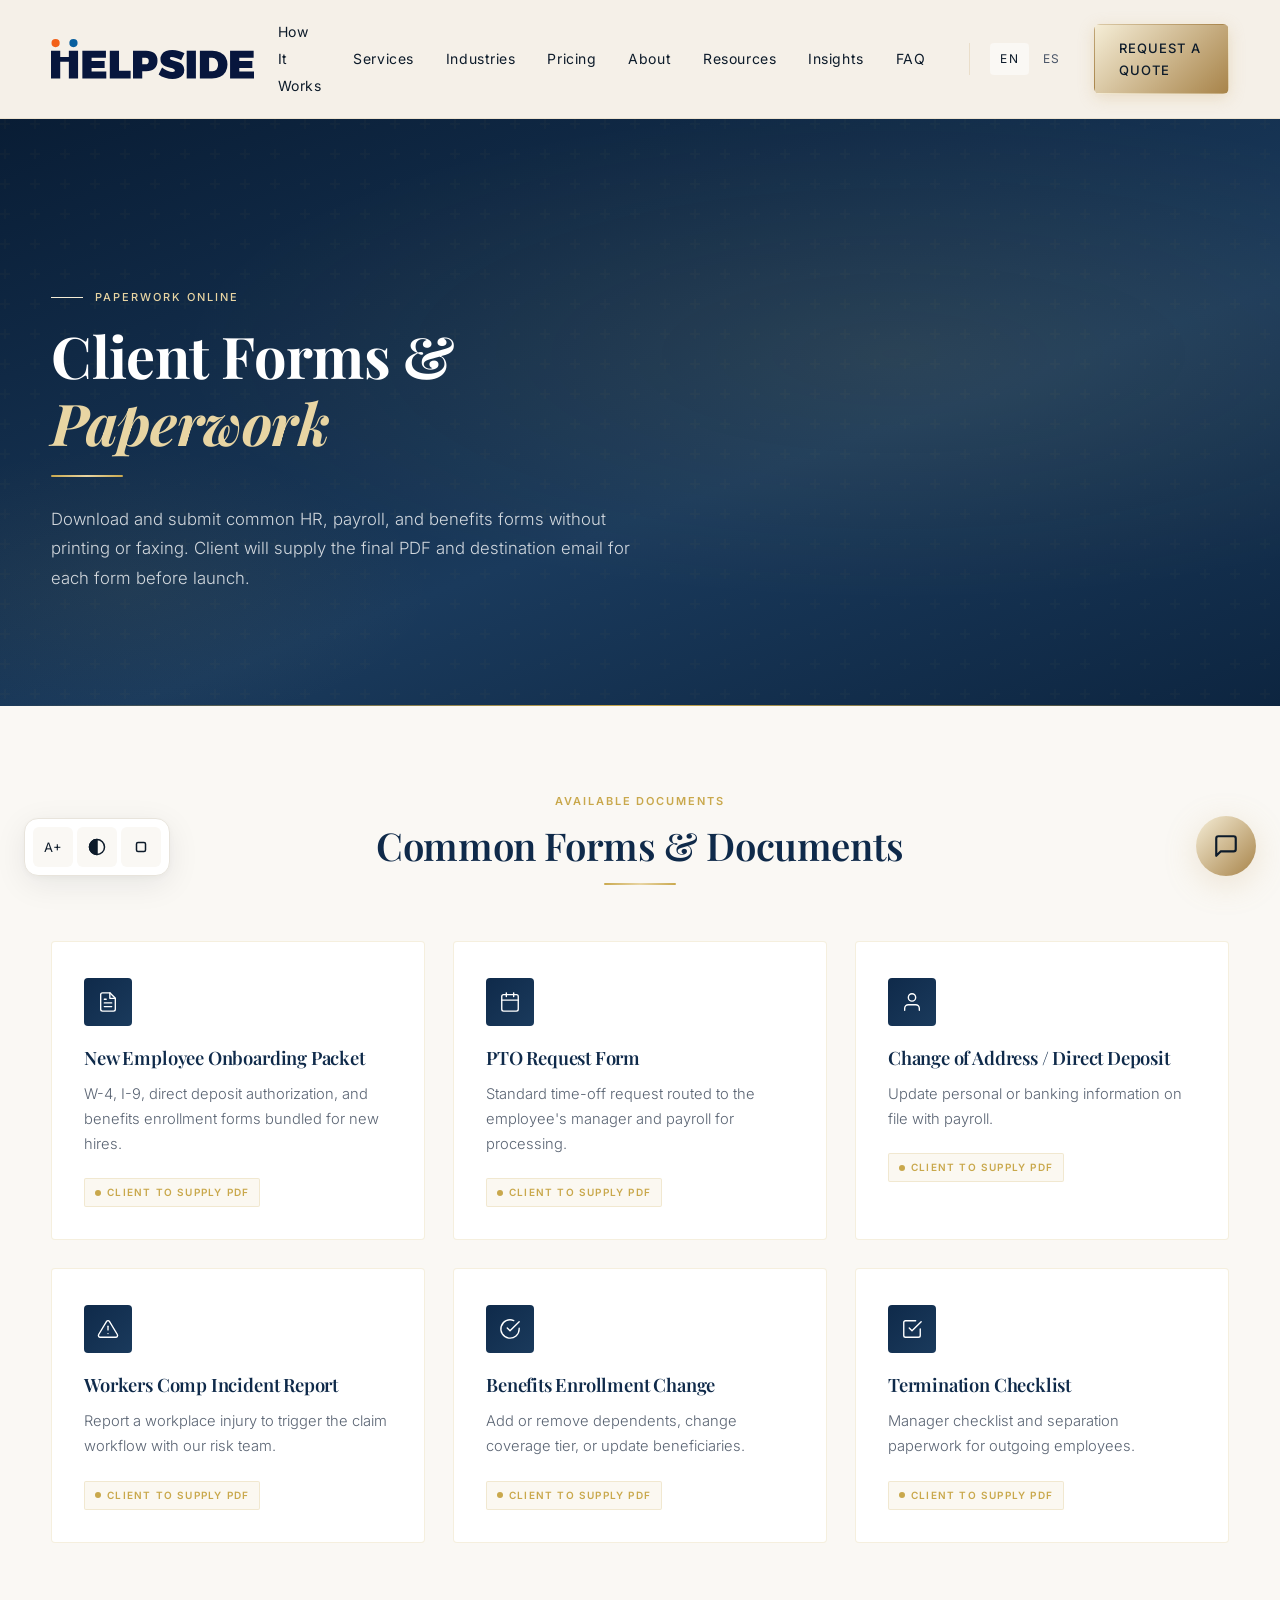
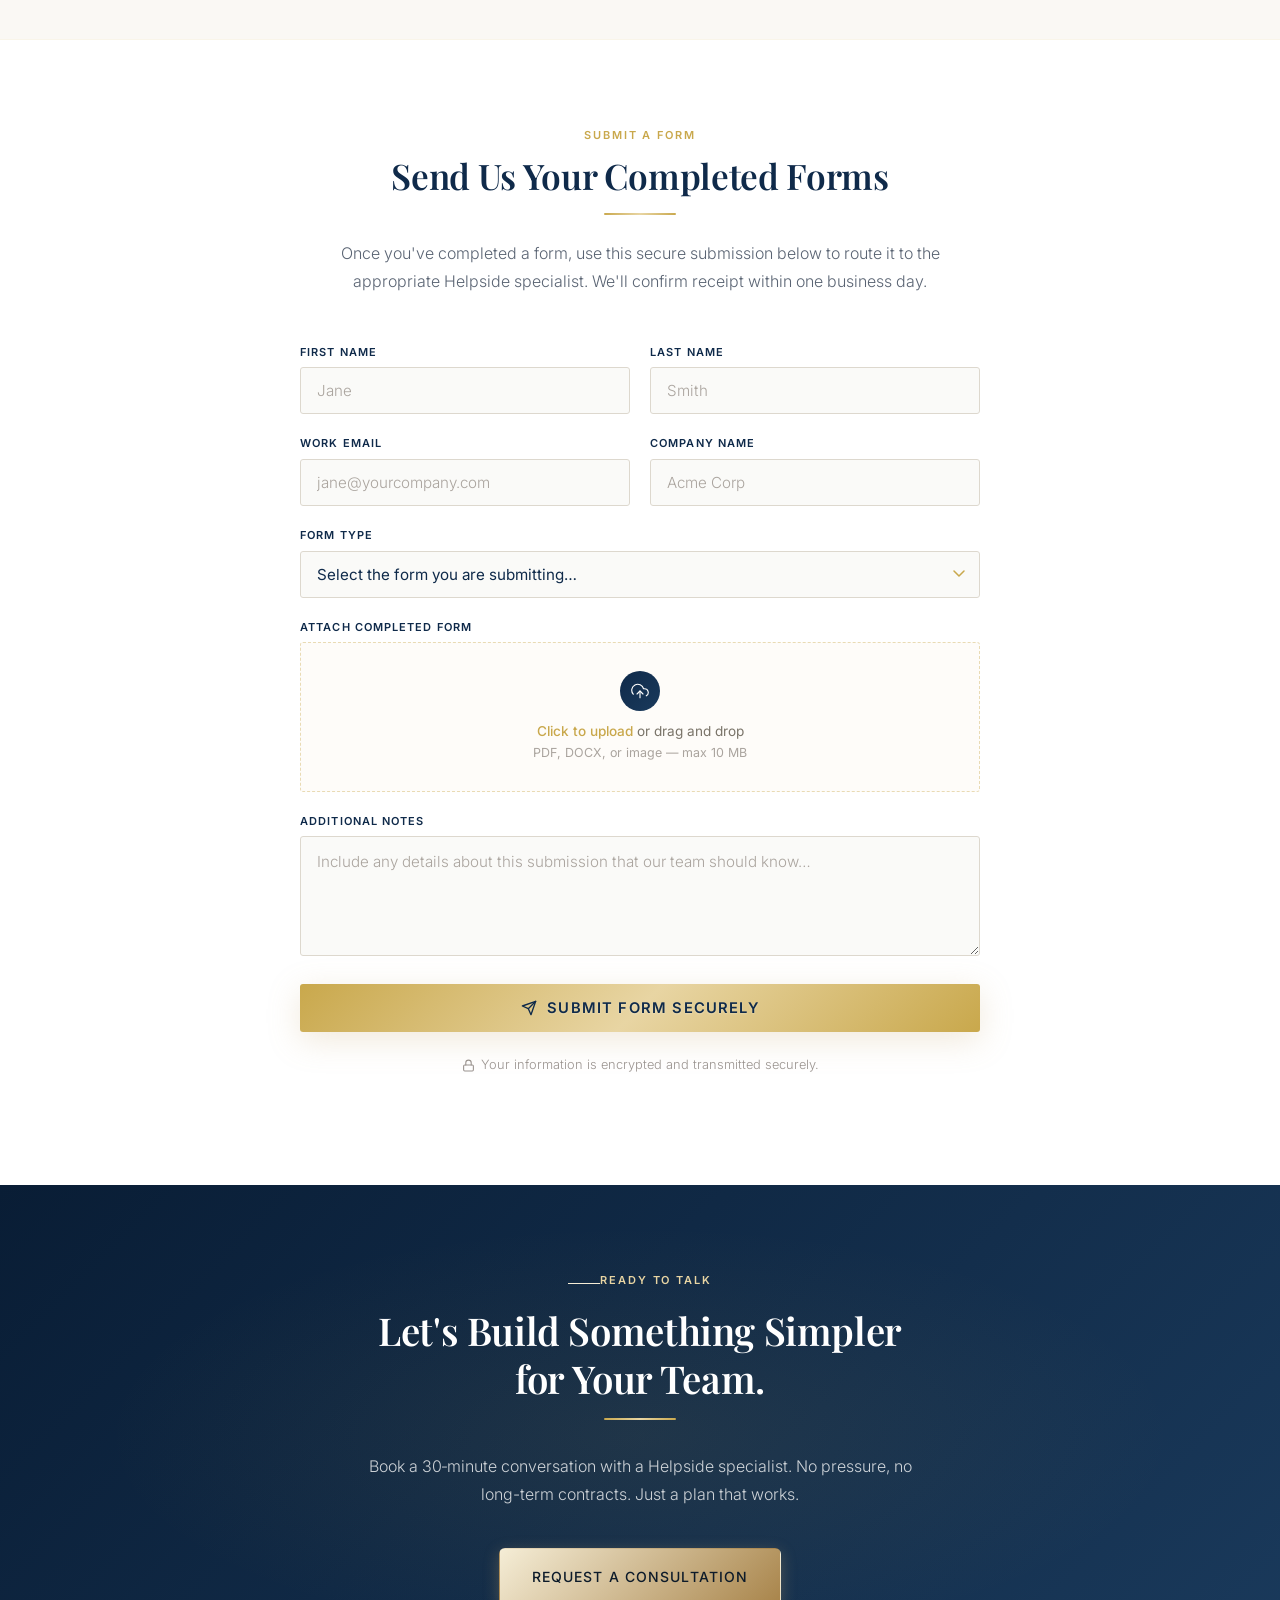
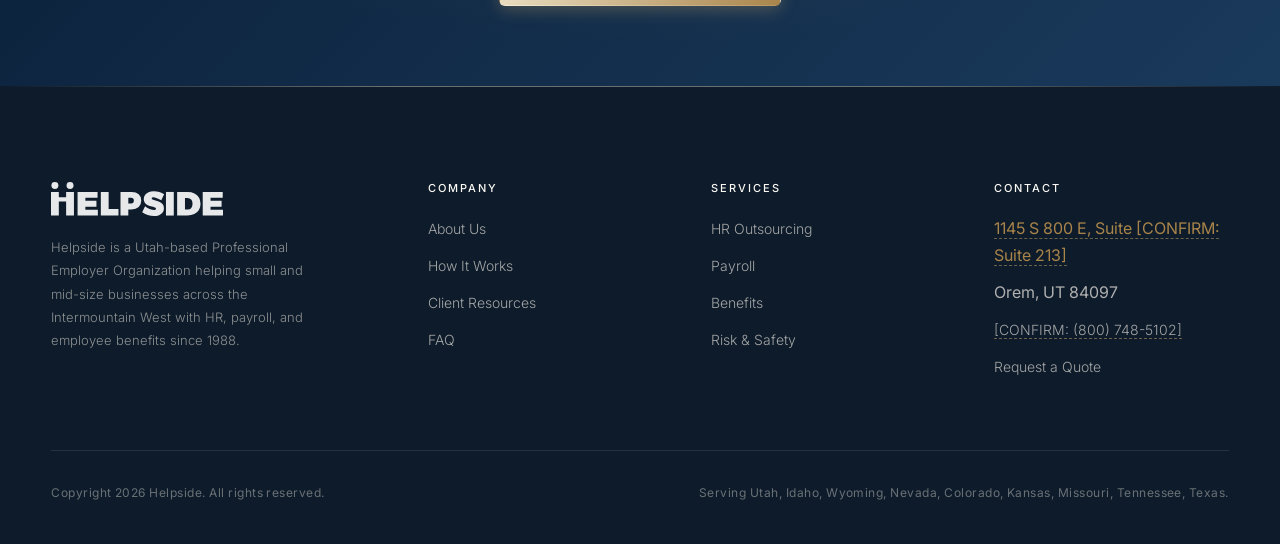
<file: forms.html>
<!DOCTYPE html>
<html lang="en">
<head>
<meta charset="UTF-8">
<meta name="viewport" content="width=device-width, initial-scale=1.0">
<title>Forms &amp; Paperwork | Helpside Client Portal</title>
<meta name="description" content="Download and submit common HR, payroll, benefits, and workers comp forms from Helpside.">
<link rel="canonical" href="https://kinggavint.github.io/helpside-preview-v2/forms.html">
<meta property="og:title" content="Forms &amp; Paperwork | Helpside Client Portal">
<meta property="og:description" content="Download and submit common HR, payroll, benefits, and workers comp forms from Helpside.">
<meta property="og:type" content="website">
<meta property="og:image" content="https://kinggavint.github.io/helpside-preview-v2/assets/helpside-logo-with-tagline.png">
<meta property="og:url" content="https://kinggavint.github.io/helpside-preview-v2/forms.html">
<meta name="twitter:card" content="summary_large_image">
<link rel="icon" type="image/svg+xml" href="assets/helpside-logo.svg">
<link rel="preconnect" href="https://fonts.googleapis.com">
<link rel="preconnect" href="https://fonts.gstatic.com" crossorigin>
<link href="https://fonts.googleapis.com/css2?family=Playfair+Display:ital,wght@0,400;0,600;0,700;1,400&family=Inter:wght@300;400;500;600&family=Archivo+Black&family=Hind:wght@300;400;500;600&display=swap" rel="stylesheet">
<link rel="stylesheet" href="css/base.css">
<script type="application/ld+json">
{
  "@context": "https://schema.org",
  "@type": "BreadcrumbList",
  "itemListElement": [
    {"@type": "ListItem", "position": 1, "name": "Home", "item": "https://kinggavint.github.io/helpside-preview-v2/"},
    {"@type": "ListItem", "position": 2, "name": "Forms", "item": "https://kinggavint.github.io/helpside-preview-v2/forms.html"}
  ]
}
</script>

<style>
  /* ── Premium design tokens ── */
  :root {
    --gold: #C9A84C;
    --gold-light: #E8D5A3;
    --gold-gradient: linear-gradient(135deg, #C9A84C 0%, #E8D5A3 50%, #C9A84C 100%);
    --navy: #0F2A4A;
    --navy-deep: #091D35;
    --ivory: #FAF8F4;
    --champagne: #F5EDD6;
  }

  /* ── Premium Hero ── */
  .forms-hero {
    position: relative;
    padding-top: 160px;
    padding-bottom: 96px;
    background: linear-gradient(160deg, var(--navy-deep) 0%, #1a3a5c 60%, #0d2540 100%);
    overflow: hidden;
  }

  .forms-hero::before {
    content: '';
    position: absolute;
    inset: 0;
    background:
      radial-gradient(ellipse 80% 60% at 70% 40%, rgba(201,168,76,0.10) 0%, transparent 70%),
      radial-gradient(ellipse 40% 40% at 10% 80%, rgba(201,168,76,0.06) 0%, transparent 60%);
    pointer-events: none;
  }

  .forms-hero::after {
    content: '';
    position: absolute;
    bottom: 0;
    left: 0;
    right: 0;
    height: 1px;
    background: linear-gradient(90deg, transparent, var(--gold), transparent);
  }

  /* Subtle texture overlay */
  .forms-hero__texture {
    position: absolute;
    inset: 0;
    background-image: url("data:image/svg+xml,%3Csvg width='60' height='60' viewBox='0 0 60 60' xmlns='http://www.w3.org/2000/svg'%3E%3Cg fill='none' fill-rule='evenodd'%3E%3Cg fill='%23C9A84C' fill-opacity='0.03'%3E%3Cpath d='M36 34v-4h-2v4h-4v2h4v4h2v-4h4v-2h-4zm0-30V0h-2v4h-4v2h4v4h2V6h4V4h-4zM6 34v-4H4v4H0v2h4v4h2v-4h4v-2H6zM6 4V0H4v4H0v2h4v4h2V6h4V4H6z'/%3E%3C/g%3E%3C/g%3E%3C/svg%3E");
    pointer-events: none;
  }

  .forms-hero .container {
    position: relative;
    z-index: 2;
  }

  .forms-hero .eyebrow {
    color: var(--gold-light);
    letter-spacing: 0.18em;
    font-family: 'Inter', sans-serif;
    font-size: 11px;
    font-weight: 500;
    text-transform: uppercase;
    margin-bottom: 16px;
  }

  .forms-hero h1 {
    font-family: 'Playfair Display', Georgia, serif;
    font-size: clamp(2.4rem, 5vw, 3.6rem);
    font-weight: 700;
    color: #fff;
    line-height: 1.15;
    margin-bottom: 0;
    letter-spacing: -0.01em;
  }

  .forms-hero h1 em {
    font-style: italic;
    color: var(--gold-light);
  }

  /* Gold accent line */
  .gold-accent-line {
    display: block;
    width: 72px;
    height: 2px;
    background: var(--gold-gradient);
    margin: 20px 0 28px;
    border-radius: 2px;
  }

  .forms-hero .lede {
    font-family: 'Inter', sans-serif;
    font-size: 1.05rem;
    line-height: 1.75;
    color: rgba(255,255,255,0.80);
    max-width: 58ch;
    font-weight: 300;
  }

  /* ── Forms Section ── */
  .forms-section {
    background: var(--ivory);
    padding: 80px 0 96px;
  }

  .forms-section-header {
    text-align: center;
    margin-bottom: 56px;
  }

  .forms-section-header .section-eyebrow {
    display: inline-block;
    font-family: 'Inter', sans-serif;
    font-size: 11px;
    font-weight: 600;
    letter-spacing: 0.18em;
    text-transform: uppercase;
    color: var(--gold);
    margin-bottom: 12px;
  }

  .forms-section-header h2 {
    font-family: 'Playfair Display', Georgia, serif;
    font-size: clamp(1.8rem, 3.5vw, 2.4rem);
    font-weight: 600;
    color: var(--navy);
    margin-bottom: 0;
    letter-spacing: -0.01em;
  }

  .forms-section-header .gold-accent-line {
    margin: 16px auto 0;
  }

  /* ── Premium Form Cards ── */
  .forms-grid {
    display: grid;
    grid-template-columns: repeat(auto-fill, minmax(300px, 1fr));
    gap: 28px;
  }

  .form-card {
    background: #fff;
    border: 1px solid rgba(201,168,76,0.18);
    border-radius: 4px;
    padding: 36px 32px 32px;
    position: relative;
    overflow: hidden;
    transition: transform 0.35s cubic-bezier(0.25, 0.46, 0.45, 0.94),
                box-shadow 0.35s cubic-bezier(0.25, 0.46, 0.45, 0.94),
                border-color 0.35s ease;
    opacity: 0;
    transform: translateY(28px);
  }

  .form-card.animated {
    opacity: 1;
    transform: translateY(0);
  }

  .form-card::before {
    content: '';
    position: absolute;
    top: 0;
    left: 0;
    right: 0;
    height: 3px;
    background: var(--gold-gradient);
    transform: scaleX(0);
    transform-origin: left;
    transition: transform 0.4s cubic-bezier(0.25, 0.46, 0.45, 0.94);
  }

  .form-card::after {
    content: '';
    position: absolute;
    inset: 0;
    background: linear-gradient(135deg, rgba(201,168,76,0.03) 0%, transparent 60%);
    opacity: 0;
    transition: opacity 0.35s ease;
    pointer-events: none;
  }

  .form-card:hover {
    transform: translateY(-6px);
    box-shadow: 0 20px 48px rgba(15,42,74,0.12), 0 4px 12px rgba(201,168,76,0.10);
    border-color: rgba(201,168,76,0.40);
  }

  .form-card:hover::before {
    transform: scaleX(1);
  }

  .form-card:hover::after {
    opacity: 1;
  }

  /* Document icon */
  .form-card__icon {
    display: flex;
    align-items: center;
    justify-content: center;
    width: 48px;
    height: 48px;
    background: linear-gradient(135deg, var(--navy) 0%, #1a3a5c 100%);
    border-radius: 4px;
    margin-bottom: 20px;
    transition: background 0.3s ease;
  }

  .form-card:hover .form-card__icon {
    background: var(--gold-gradient);
  }

  .form-card__icon svg {
    width: 22px;
    height: 22px;
    stroke: #fff;
    fill: none;
    stroke-width: 1.5;
    stroke-linecap: round;
    stroke-linejoin: round;
    transition: stroke 0.3s ease;
  }

  .form-card:hover .form-card__icon svg {
    stroke: var(--navy);
  }

  .form-card h3 {
    font-family: 'Playfair Display', Georgia, serif;
    font-size: 1.15rem;
    font-weight: 600;
    color: var(--navy);
    margin-bottom: 12px;
    line-height: 1.3;
    letter-spacing: -0.01em;
  }

  .form-card p {
    font-family: 'Inter', sans-serif;
    font-size: 0.92rem;
    line-height: 1.7;
    color: #5a6473;
    margin-bottom: 20px;
    font-weight: 300;
  }

  .form-card__status {
    display: inline-flex;
    align-items: center;
    gap: 6px;
    font-family: 'Inter', sans-serif;
    font-size: 10px;
    font-weight: 600;
    letter-spacing: 0.12em;
    text-transform: uppercase;
    color: var(--gold);
    background: rgba(201,168,76,0.08);
    border: 1px solid rgba(201,168,76,0.20);
    padding: 5px 10px;
    border-radius: 2px;
  }

  .form-card__status::before {
    content: '';
    width: 6px;
    height: 6px;
    border-radius: 50%;
    background: var(--gold);
    display: inline-block;
    animation: pulse-dot 2s ease-in-out infinite;
  }

  @keyframes pulse-dot {
    0%, 100% { opacity: 1; transform: scale(1); }
    50% { opacity: 0.5; transform: scale(0.7); }
  }

  /* ── Submission form section ── */
  .forms-submit-section {
    background: #fff;
    padding: 80px 0 96px;
    border-top: 1px solid rgba(201,168,76,0.12);
  }

  .forms-submit-inner {
    max-width: 680px;
    margin: 0 auto;
    text-align: center;
  }

  .forms-submit-inner .section-eyebrow {
    display: inline-block;
    font-family: 'Inter', sans-serif;
    font-size: 11px;
    font-weight: 600;
    letter-spacing: 0.18em;
    text-transform: uppercase;
    color: var(--gold);
    margin-bottom: 12px;
  }

  .forms-submit-inner h2 {
    font-family: 'Playfair Display', Georgia, serif;
    font-size: clamp(1.7rem, 3vw, 2.2rem);
    font-weight: 600;
    color: var(--navy);
    margin-bottom: 0;
    letter-spacing: -0.01em;
  }

  .forms-submit-inner .gold-accent-line {
    margin: 16px auto 24px;
  }

  .forms-submit-inner .intro-text {
    font-family: 'Inter', sans-serif;
    font-size: 1rem;
    line-height: 1.75;
    color: #5a6473;
    font-weight: 300;
    margin-bottom: 48px;
  }

  /* ── Premium Form Inputs ── */
  .premium-form {
    text-align: left;
  }

  .form-row {
    display: grid;
    grid-template-columns: 1fr 1fr;
    gap: 20px;
    margin-bottom: 20px;
  }

  .form-row.full {
    grid-template-columns: 1fr;
  }

  .form-field {
    display: flex;
    flex-direction: column;
    gap: 6px;
    opacity: 0;
    transform: translateY(16px);
    transition: opacity 0.5s ease, transform 0.5s ease;
  }

  .form-field.animated {
    opacity: 1;
    transform: translateY(0);
  }

  .form-field label {
    font-family: 'Inter', sans-serif;
    font-size: 11px;
    font-weight: 600;
    letter-spacing: 0.10em;
    text-transform: uppercase;
    color: var(--navy);
  }

  .form-field input,
  .form-field select,
  .form-field textarea {
    font-family: 'Inter', sans-serif;
    font-size: 0.95rem;
    font-weight: 400;
    color: var(--navy);
    background: #FAFAF8;
    border: 1px solid #DDD8CE;
    border-radius: 3px;
    padding: 13px 16px;
    outline: none;
    transition:
      border-color 0.3s ease,
      box-shadow 0.3s ease,
      background 0.3s ease;
    width: 100%;
    box-sizing: border-box;
    -webkit-appearance: none;
    appearance: none;
  }

  .form-field input::placeholder,
  .form-field textarea::placeholder {
    color: #AAA49E;
    font-weight: 300;
  }

  .form-field input:focus,
  .form-field select:focus,
  .form-field textarea:focus {
    border-color: var(--gold);
    box-shadow: 0 0 0 3px rgba(201,168,76,0.12), 0 1px 4px rgba(201,168,76,0.15);
    background: #FFFDF7;
  }

  .form-field select {
    background-image: url("data:image/svg+xml,%3Csvg width='12' height='8' viewBox='0 0 12 8' fill='none' xmlns='http://www.w3.org/2000/svg'%3E%3Cpath d='M1 1l5 5 5-5' stroke='%23C9A84C' stroke-width='1.5' stroke-linecap='round' stroke-linejoin='round'/%3E%3C/svg%3E");
    background-repeat: no-repeat;
    background-position: right 14px center;
    padding-right: 40px;
  }

  .form-field textarea {
    resize: vertical;
    min-height: 120px;
    line-height: 1.6;
  }

  /* File upload field */
  .form-field .file-upload-area {
    border: 1.5px dashed rgba(201,168,76,0.40);
    border-radius: 3px;
    padding: 28px 20px;
    text-align: center;
    background: rgba(201,168,76,0.03);
    cursor: pointer;
    transition: border-color 0.3s ease, background 0.3s ease;
  }

  .form-field .file-upload-area:hover {
    border-color: var(--gold);
    background: rgba(201,168,76,0.06);
  }

  .file-upload-area__icon {
    width: 40px;
    height: 40px;
    margin: 0 auto 10px;
    background: linear-gradient(135deg, var(--navy) 0%, #1a3a5c 100%);
    border-radius: 50%;
    display: flex;
    align-items: center;
    justify-content: center;
  }

  .file-upload-area__icon svg {
    width: 18px;
    height: 18px;
    stroke: #fff;
    fill: none;
    stroke-width: 1.5;
    stroke-linecap: round;
    stroke-linejoin: round;
  }

  .file-upload-area p {
    font-family: 'Inter', sans-serif;
    font-size: 0.85rem;
    color: #7a7469;
    margin: 0;
    line-height: 1.5;
  }

  .file-upload-area span {
    color: var(--gold);
    font-weight: 500;
  }

  /* Submit button */
  .btn-gold {
    display: inline-flex;
    align-items: center;
    gap: 10px;
    font-family: 'Inter', sans-serif;
    font-size: 0.92rem;
    font-weight: 600;
    letter-spacing: 0.08em;
    text-transform: uppercase;
    color: var(--navy);
    background: var(--gold-gradient);
    border: none;
    border-radius: 3px;
    padding: 15px 36px;
    cursor: pointer;
    transition: transform 0.25s ease, box-shadow 0.25s ease, filter 0.25s ease;
    position: relative;
    overflow: hidden;
    width: 100%;
    justify-content: center;
    margin-top: 8px;
  }

  .btn-gold::before {
    content: '';
    position: absolute;
    inset: 0;
    background: linear-gradient(135deg, rgba(255,255,255,0.15) 0%, transparent 60%);
    opacity: 0;
    transition: opacity 0.25s ease;
  }

  .btn-gold:hover {
    transform: translateY(-2px);
    box-shadow: 0 8px 24px rgba(201,168,76,0.35);
    filter: brightness(1.05);
  }

  .btn-gold:hover::before {
    opacity: 1;
  }

  .btn-gold:active {
    transform: translateY(0);
  }

  .btn-gold svg {
    width: 16px;
    height: 16px;
    fill: none;
    stroke: var(--navy);
    stroke-width: 2;
    stroke-linecap: round;
    stroke-linejoin: round;
  }

  .form-note {
    font-family: 'Inter', sans-serif;
    font-size: 0.80rem;
    color: #9A9490;
    text-align: center;
    margin-top: 16px;
    font-weight: 300;
    display: flex;
    align-items: center;
    justify-content: center;
    gap: 6px;
  }

  .form-note svg {
    width: 13px;
    height: 13px;
    fill: none;
    stroke: #9A9490;
    stroke-width: 2;
    stroke-linecap: round;
    stroke-linejoin: round;
    flex-shrink: 0;
  }

  /* ── CTA Band ── */
  .band-navy-premium {
    background: linear-gradient(135deg, var(--navy-deep) 0%, #1a3a5c 100%);
    padding: 80px 0;
    position: relative;
    overflow: hidden;
    text-align: center;
  }

  .band-navy-premium::before {
    content: '';
    position: absolute;
    inset: 0;
    background: radial-gradient(ellipse 60% 60% at 50% 50%, rgba(201,168,76,0.08) 0%, transparent 70%);
    pointer-events: none;
  }

  .band-navy-premium .container {
    position: relative;
    z-index: 2;
  }

  .band-navy-premium .eyebrow {
    display: inline-block;
    font-family: 'Inter', sans-serif;
    font-size: 11px;
    font-weight: 600;
    letter-spacing: 0.18em;
    text-transform: uppercase;
    color: var(--gold-light);
    margin-bottom: 16px;
  }

  .band-navy-premium h2 {
    font-family: 'Playfair Display', Georgia, serif;
    font-size: clamp(1.8rem, 3.5vw, 2.4rem);
    font-weight: 600;
    color: #fff;
    max-width: 24ch;
    margin: 0 auto 16px;
    letter-spacing: -0.01em;
    line-height: 1.25;
  }

  .band-navy-premium p {
    font-family: 'Inter', sans-serif;
    font-size: 1rem;
    line-height: 1.75;
    color: rgba(255,255,255,0.78);
    max-width: 56ch;
    margin: 0 auto 40px;
    font-weight: 300;
  }

  .band-navy-premium .gold-accent-line {
    margin: 0 auto 32px;
  }

  /* ── Scroll animation ── */
  [data-animate] {
    opacity: 0;
    transform: translateY(24px);
    transition: opacity 0.65s cubic-bezier(0.25, 0.46, 0.45, 0.94),
                transform 0.65s cubic-bezier(0.25, 0.46, 0.45, 0.94);
  }

  [data-animate].animated {
    opacity: 1;
    transform: translateY(0);
  }

  @media (prefers-reduced-motion: reduce) {
    [data-animate],
    .form-card,
    .form-field,
    .btn-gold {
      transition: none !important;
      opacity: 1 !important;
      transform: none !important;
    }
  }

  @media (max-width: 640px) {
    .form-row {
      grid-template-columns: 1fr;
    }
  }
</style>
</head>
<body>
<a class="skip-link" href="#main">Skip to main content</a>
<nav class="site-nav" aria-label="Primary">
  <div class="site-nav__inner">
    <a class="site-nav__logo" href="index.html" aria-label="Helpside home">
      <img src="assets/helpside-logo.svg" alt="Helpside">
    </a>
    <button class="nav-toggle" aria-label="Menu"><span></span><span></span><span></span></button>
    <ul class="site-nav__links">
      <li><a href="how-it-works.html">How It Works</a></li>
      <li><a href="services.html">Services</a></li>
      <li><a href="industries.html">Industries</a></li>
      <li><a href="pricing.html">Pricing</a></li>
      <li><a href="about.html">About</a></li>
      <li><a href="resources.html">Resources</a></li>
      <li><a href="blog.html">Insights</a></li>
      <li><a href="faq.html">FAQ</a></li>
    </ul>
    <div class="lang-switch" role="group" aria-label="Language" data-missing-asset="translations">
      <a href="index.html" aria-current="true">EN</a>
      <a href="es/index.html">ES</a>
    </div>
    <a class="btn btn-primary site-nav__cta" href="contact.html">Request a Quote</a>
  </div>
</nav>

<main id="main">

  <!-- ── Premium Hero ── -->
  <section class="forms-hero">
    <div class="forms-hero__texture" aria-hidden="true"></div>
    <div class="container">
      <div style="max-width: 62ch;">
        <p class="eyebrow" data-animate>Paperwork Online</p>
        <h1 data-animate>Client Forms &amp; <em>Paperwork</em></h1>
        <span class="gold-accent-line" data-animate aria-hidden="true"></span>
        <p class="lede" data-animate>Download and submit common HR, payroll, and benefits forms without printing or faxing. Client will supply the final PDF and destination email for each form before launch.</p>
      </div>
    </div>
  </section>

  <!-- ── Forms Grid ── -->
  <section class="forms-section" data-missing-asset="client_forms">
    <div class="container">

      <div class="forms-section-header" data-animate>
        <span class="section-eyebrow">Available Documents</span>
        <h2>Common Forms &amp; Documents</h2>
        <span class="gold-accent-line" aria-hidden="true"></span>
      </div>

      <div class="forms-grid">

        <div class="form-card" data-animate>
          <div class="form-card__icon" aria-hidden="true">
            <svg viewBox="0 0 24 24"><path d="M14 2H6a2 2 0 0 0-2 2v16a2 2 0 0 0 2 2h12a2 2 0 0 0 2-2V8z"/><polyline points="14,2 14,8 20,8"/><line x1="16" y1="13" x2="8" y2="13"/><line x1="16" y1="17" x2="8" y2="17"/><polyline points="10,9 9,9 8,9"/></svg>
          </div>
          <h3>New Employee Onboarding Packet</h3>
          <p>W-4, I-9, direct deposit authorization, and benefits enrollment forms bundled for new hires.</p>
          <span class="form-card__status">Client to Supply PDF</span>
        </div>

        <div class="form-card" data-animate>
          <div class="form-card__icon" aria-hidden="true">
            <svg viewBox="0 0 24 24"><rect x="3" y="4" width="18" height="18" rx="2" ry="2"/><line x1="16" y1="2" x2="16" y2="6"/><line x1="8" y1="2" x2="8" y2="6"/><line x1="3" y1="10" x2="21" y2="10"/></svg>
          </div>
          <h3>PTO Request Form</h3>
          <p>Standard time-off request routed to the employee's manager and payroll for processing.</p>
          <span class="form-card__status">Client to Supply PDF</span>
        </div>

        <div class="form-card" data-animate>
          <div class="form-card__icon" aria-hidden="true">
            <svg viewBox="0 0 24 24"><path d="M20 21v-2a4 4 0 0 0-4-4H8a4 4 0 0 0-4 4v2"/><circle cx="12" cy="7" r="4"/></svg>
          </div>
          <h3>Change of Address / Direct Deposit</h3>
          <p>Update personal or banking information on file with payroll.</p>
          <span class="form-card__status">Client to Supply PDF</span>
        </div>

        <div class="form-card" data-animate>
          <div class="form-card__icon" aria-hidden="true">
            <svg viewBox="0 0 24 24"><path d="M10.29 3.86L1.82 18a2 2 0 0 0 1.71 3h16.94a2 2 0 0 0 1.71-3L13.71 3.86a2 2 0 0 0-3.42 0z"/><line x1="12" y1="9" x2="12" y2="13"/><line x1="12" y1="17" x2="12.01" y2="17"/></svg>
          </div>
          <h3>Workers Comp Incident Report</h3>
          <p>Report a workplace injury to trigger the claim workflow with our risk team.</p>
          <span class="form-card__status">Client to Supply PDF</span>
        </div>

        <div class="form-card" data-animate>
          <div class="form-card__icon" aria-hidden="true">
            <svg viewBox="0 0 24 24"><path d="M22 11.08V12a10 10 0 1 1-5.93-9.14"/><polyline points="22,4 12,14.01 9,11.01"/></svg>
          </div>
          <h3>Benefits Enrollment Change</h3>
          <p>Add or remove dependents, change coverage tier, or update beneficiaries.</p>
          <span class="form-card__status">Client to Supply PDF</span>
        </div>

        <div class="form-card" data-animate>
          <div class="form-card__icon" aria-hidden="true">
            <svg viewBox="0 0 24 24"><polyline points="9,11 12,14 22,4"/><path d="M21 12v7a2 2 0 0 1-2 2H5a2 2 0 0 1-2-2V5a2 2 0 0 1 2-2h11"/></svg>
          </div>
          <h3>Termination Checklist</h3>
          <p>Manager checklist and separation paperwork for outgoing employees.</p>
          <span class="form-card__status">Client to Supply PDF</span>
        </div>

      </div>
    </div>
  </section>

  <!-- ── Premium Submission Form ── -->
  <section class="forms-submit-section">
    <div class="container">
      <div class="forms-submit-inner">
        <span class="section-eyebrow" data-animate>Submit a Form</span>
        <h2 data-animate>Send Us Your Completed Forms</h2>
        <span class="gold-accent-line" data-animate aria-hidden="true"></span>
        <p class="intro-text" data-animate>Once you've completed a form, use this secure submission below to route it to the appropriate Helpside specialist. We'll confirm receipt within one business day.</p>

        <form class="premium-form" action="contact.html" method="get" novalidate>

          <div class="form-row">
            <div class="form-field" data-animate>
              <label for="fname">First Name</label>
              <input type="text" id="fname" name="fname" placeholder="Jane" autocomplete="given-name" required>
            </div>
            <div class="form-field" data-animate>
              <label for="lname">Last Name</label>
              <input type="text" id="lname" name="lname" placeholder="Smith" autocomplete="family-name" required>
            </div>
          </div>

          <div class="form-row">
            <div class="form-field" data-animate>
              <label for="email">Work Email</label>
              <input type="email" id="email" name="email" placeholder="jane@yourcompany.com" autocomplete="email" required>
            </div>
            <div class="form-field" data-animate>
              <label for="company">Company Name</label>
              <input type="text" id="company" name="company" placeholder="Acme Corp" autocomplete="organization">
            </div>
          </div>

          <div class="form-row full">
            <div class="form-field" data-animate>
              <label for="form-type">Form Type</label>
              <select id="form-type" name="form_type" required>
                <option value="" disabled selected>Select the form you are submitting…</option>
                <option value="onboarding">New Employee Onboarding Packet</option>
                <option value="pto">PTO Request Form</option>
                <option value="address">Change of Address / Direct Deposit</option>
                <option value="incident">Workers Comp Incident Report</option>
                <option value="benefits">Benefits Enrollment Change</option>
                <option value="termination">Termination Checklist</option>
                <option value="other">Other</option>
              </select>
            </div>
          </div>

          <div class="form-row full">
            <div class="form-field" data-animate>
              <label>Attach Completed Form</label>
              <div class="file-upload-area" role="button" tabindex="0" aria-label="Upload form file">
                <div class="file-upload-area__icon" aria-hidden="true">
                  <svg viewBox="0 0 24 24"><polyline points="16,16 12,12 8,16"/><line x1="12" y1="12" x2="12" y2="21"/><path d="M20.39 18.39A5 5 0 0 0 18 9h-1.26A8 8 0 1 0 3 16.3"/></svg>
                </div>
                <p><span>Click to upload</span> or drag and drop<br><small style="color:#AAA49E; font-size:0.78rem;">PDF, DOCX, or image — max 10 MB</small></p>
              </div>
            </div>
          </div>

          <div class="form-row full">
            <div class="form-field" data-animate>
              <label for="notes">Additional Notes</label>
              <textarea id="notes" name="notes" placeholder="Include any details about this submission that our team should know…"></textarea>
            </div>
          </div>

          <div class="form-field" data-animate>
            <button type="submit" class="btn-gold">
              <svg viewBox="0 0 24 24"><line x1="22" y1="2" x2="11" y2="13"/><polygon points="22,2 15,22 11,13 2,9"/></svg>
              Submit Form Securely
            </button>
            <p class="form-note">
              <svg viewBox="0 0 24 24"><rect x="3" y="11" width="18" height="11" rx="2" ry="2"/><path d="M7 11V7a5 5 0 0 1 10 0v4"/></svg>
              Your information is encrypted and transmitted securely.
            </p>
          </div>

        </form>
      </div>
    </div>
  </section>

  <!-- ── CTA Band ── -->
  <section class="band-navy-premium">
    <div class="container">
      <p class="eyebrow" data-animate>Ready to Talk</p>
      <h2 data-animate>Let's Build Something Simpler for Your Team.</h2>
      <span class="gold-accent-line" data-animate aria-hidden="true"></span>
      <p data-animate>Book a 30‑minute conversation with a Helpside specialist. No pressure, no long-term contracts. Just a plan that works.</p>
      <a href="contact.html" class="btn btn-primary" data-animate>Request a Consultation</a>
    </div>
  </section>

</main>

<footer class="site-footer">
  <div class="container">
    <div class="site-footer__grid">
      <div class="site-footer__brand">
        <img src="assets/helpside-logo.svg" alt="Helpside">
        <p>Helpside is a Utah-based Professional Employer Organization helping small and mid-size businesses across the Intermountain West with HR, payroll, and employee benefits since 1988.</p>
      </div>
      <div>
        <h4>Company</h4>
        <ul>
          <li><a href="about.html">About Us</a></li>
          <li><a href="how-it-works.html">How It Works</a></li>
          <li><a href="resources.html">Client Resources</a></li>
          <li><a href="faq.html">FAQ</a></li>
        </ul>
      </div>
      <div>
        <h4>Services</h4>
        <ul>
          <li><a href="services.html#hr">HR Outsourcing</a></li>
          <li><a href="services.html#payroll">Payroll</a></li>
          <li><a href="services.html#benefits">Benefits</a></li>
          <li><a href="services.html#risk">Risk &amp; Safety</a></li>
        </ul>
      </div>
      <div>
        <h4>Contact</h4>
        <ul>
          <li><span class="confirm-inline" data-unverified="true" title="Address needs client confirmation">1145 S 800 E, Suite [CONFIRM: Suite 213]</span></li>
          <li>Orem, UT 84097</li>
          <li><a href="tel:+18007485102" class="confirm-inline" data-unverified="true" title="Phone needs client confirmation">[CONFIRM: (800) 748-5102]</a></li>
          <li><a href="contact.html">Request a Quote</a></li>
        </ul>
      </div>
    </div>
    <div class="site-footer__meta">
      <span>Copyright 2026 Helpside. All rights reserved.</span>
      <span>Serving Utah, Idaho, Wyoming, Nevada, Colorado, Kansas, Missouri, Tennessee, Texas.</span>
    </div>
  </div>
</footer>

<!-- A11Y toolbar -->
<div id="a11y-toolbar" data-a11y-toolbar role="toolbar" aria-label="Accessibility tools">
  <button type="button" data-a11y="text-size" aria-pressed="false" title="Increase text size" aria-label="Increase text size"><span>A+</span></button>
  <button type="button" data-a11y="contrast" aria-pressed="false" title="High contrast" aria-label="Toggle high contrast">
    <svg viewBox="0 0 24 24" fill="none" stroke="currentColor" stroke-width="2" stroke-linecap="round" stroke-linejoin="round" width="18" height="18"><circle cx="12" cy="12" r="10"/><path d="M12 2a10 10 0 0 0 0 20z" fill="currentColor"/></svg>
  </button>
  <button type="button" data-a11y="motion" aria-pressed="false" title="Reduce motion" aria-label="Toggle reduced motion">
    <svg viewBox="0 0 24 24" fill="none" stroke="currentColor" stroke-width="2" stroke-linecap="round" stroke-linejoin="round" width="18" height="18"><rect x="6" y="6" width="12" height="12" rx="2"/></svg>
  </button>
</div>

<!-- Chat launcher -->
<button id="chat-launcher" data-missing-asset="live_chat_provider" aria-label="Chat with Helpside" aria-expanded="false">
  <svg viewBox="0 0 24 24" fill="none" stroke="currentColor" stroke-width="2" stroke-linecap="round" stroke-linejoin="round"><path d="M21 15a2 2 0 0 1-2 2H7l-4 4V5a2 2 0 0 1 2-2h14a2 2 0 0 1 2 2z"/></svg>
</button>
<div id="chat-modal" role="dialog" aria-labelledby="chat-title" aria-hidden="true">
  <h3 id="chat-title">Talk to a specialist</h3>
  <p>Ask a quick HR, payroll, or benefits question. A Helpside team member will follow up within one business day.</p>
  <form class="chat-form" action="contact.html" method="get">
    <input type="text" name="name" placeholder="Your name" aria-label="Your name" required>
    <input type="email" name="email" placeholder="Work email" aria-label="Work email" required>
    <textarea name="message" placeholder="How can we help?" rows="3" aria-label="Your message" required></textarea>
    <button type="submit">Send Message</button>
  </form>
</div>

<script src="js/site.js" defer></script>
<script>
  // Scroll-triggered animation observer
  (function () {
    if (typeof IntersectionObserver === 'undefined') return;

    var targets = document.querySelectorAll('[data-animate], .form-card, .form-field');

    var observer = new IntersectionObserver(function (entries) {
      entries.forEach(function (entry) {
        if (entry.isIntersecting) {
          // Stagger siblings slightly
          var siblings = entry.target.parentElement
            ? Array.from(entry.target.parentElement.children)
            : [];
          var idx = siblings.indexOf(entry.target);
          var delay = (idx >= 0 ? idx * 80 : 0);

          setTimeout(function () {
            entry.target.classList.add('animated');
          }, delay);

          observer.unobserve(entry.target);
        }
      });
    }, { threshold: 0.12, rootMargin: '0px 0px -40px 0px' });

    targets.forEach(function (el) {
      observer.observe(el);
    });
  })();
</script>
</body>
</html>
</file>
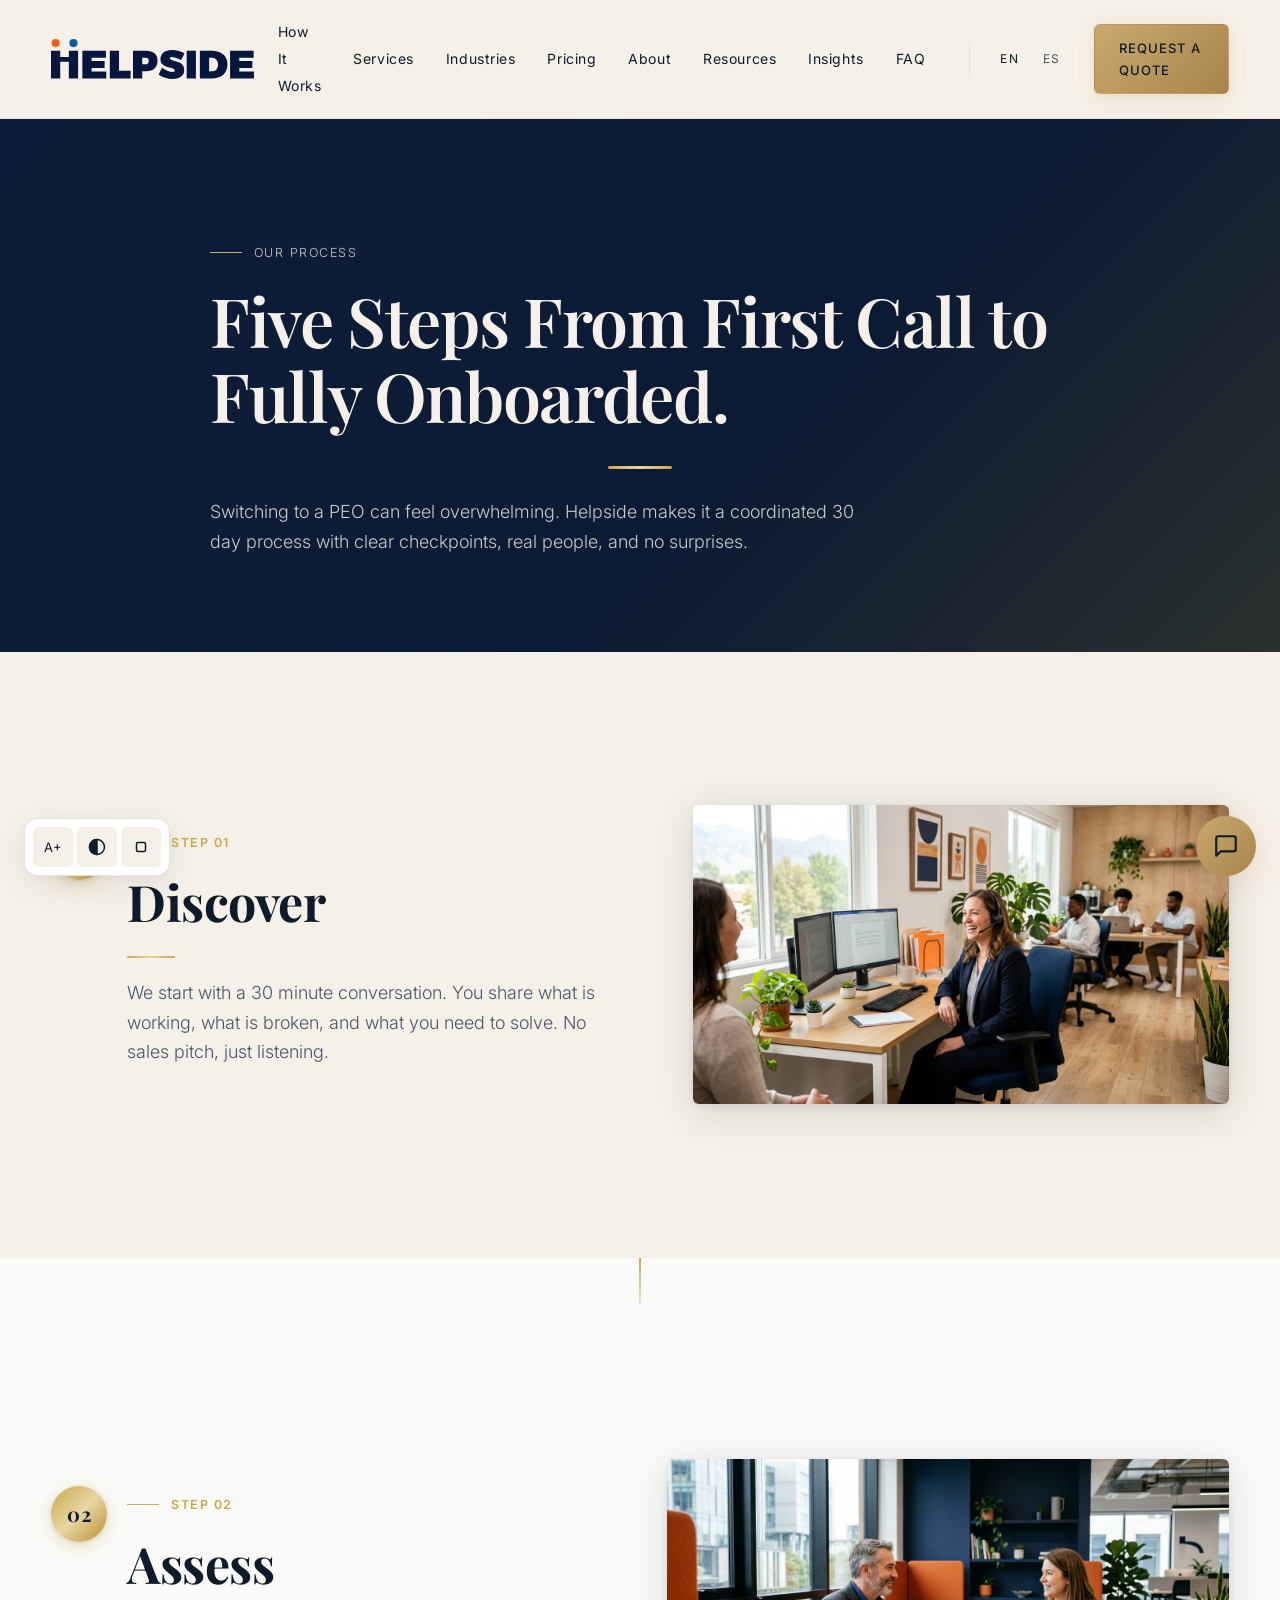
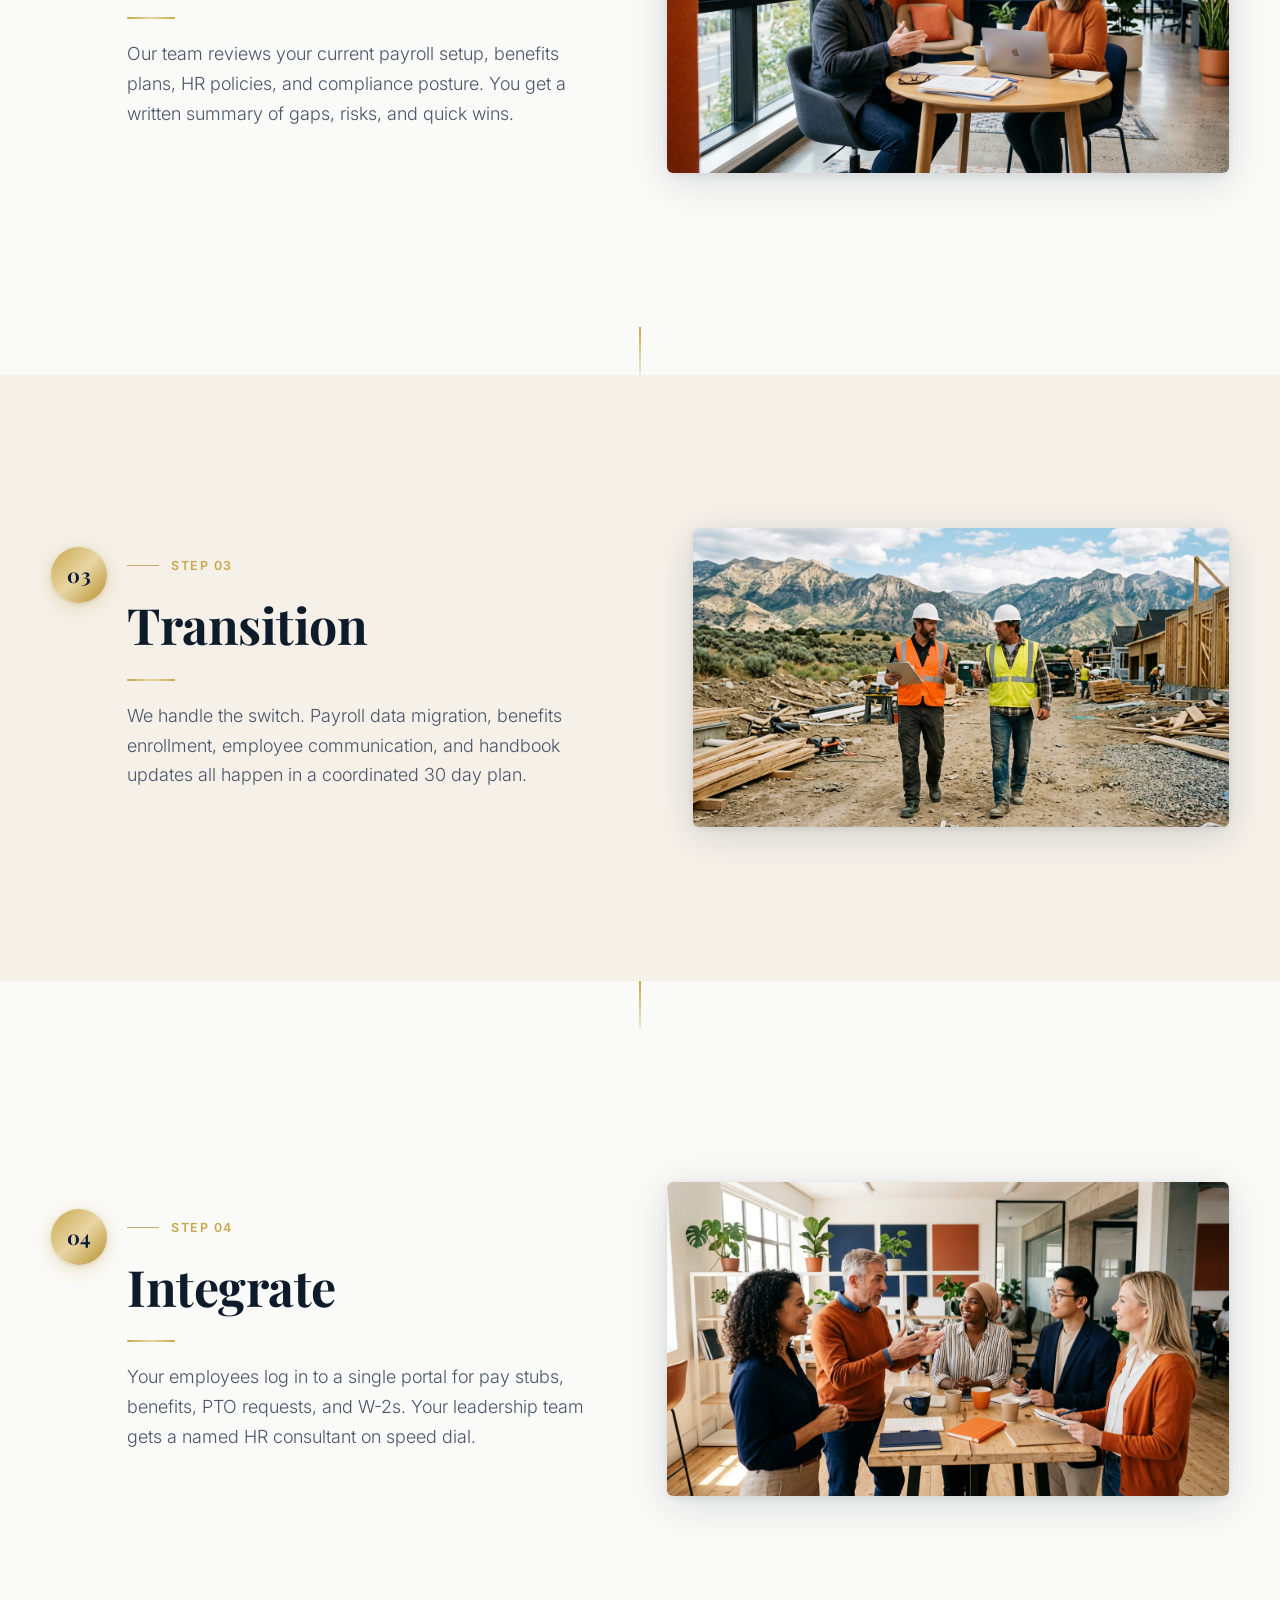
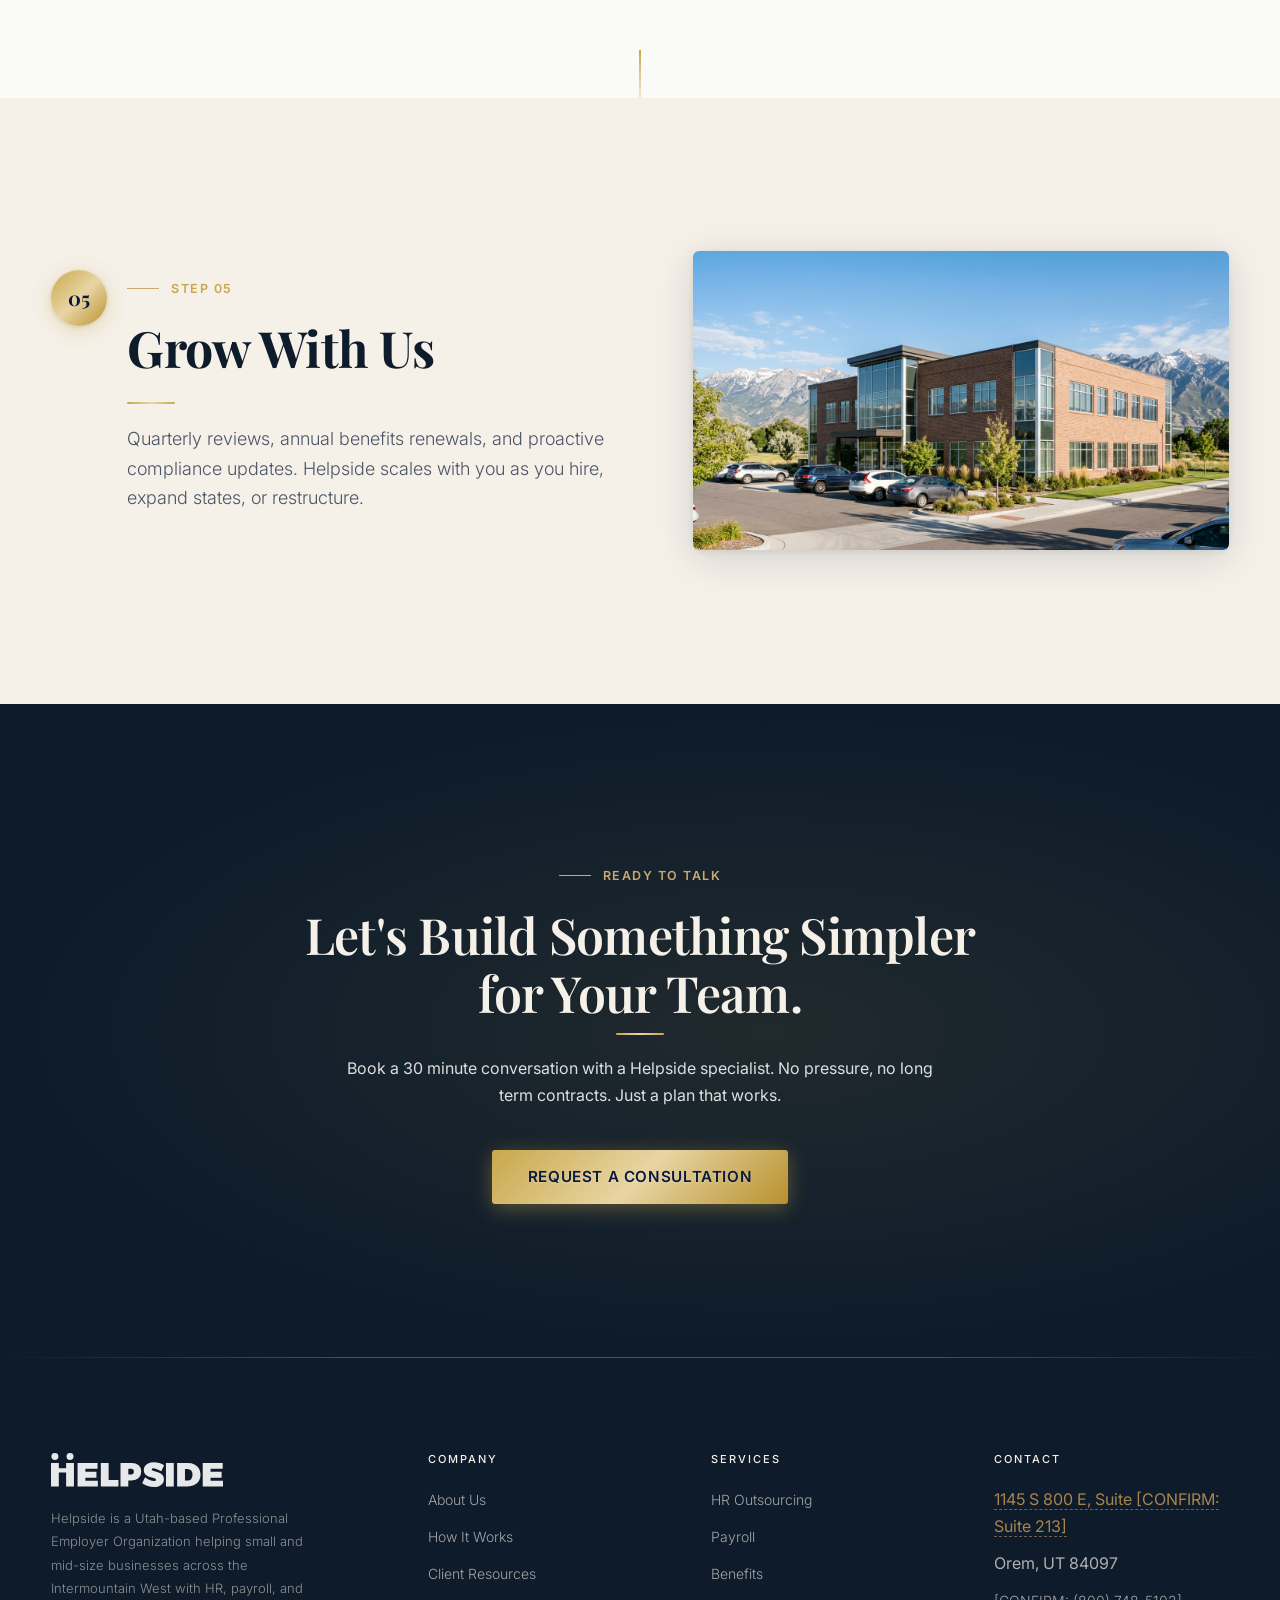
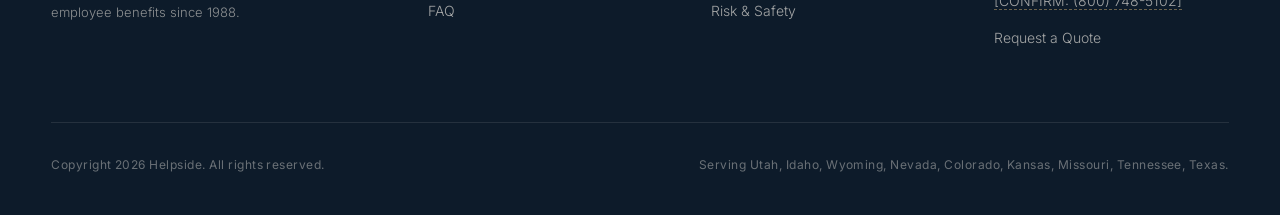
<file: how-it-works.html>
<!DOCTYPE html>
<html lang="en">
<head>
<meta charset="UTF-8">
<meta name="viewport" content="width=device-width, initial-scale=1.0">
<title>How It Works | Helpside PEO Onboarding Process</title>
<meta name="description" content="See how Helpside onboards your business in 30 days. Five clear steps: discover, assess, transition, integrate, and grow with us. Real people, no surprises.">
<link rel="canonical" href="https://kinggavint.github.io/helpside-preview-v2/how-it-works.html">
<meta property="og:title" content="How It Works | Helpside PEO Onboarding Process">
<meta property="og:description" content="See how Helpside onboards your business in 30 days. Five clear steps: discover, assess, transition, integrate, and grow with us. Real people, no surprises.">
<meta property="og:type" content="website">
<meta property="og:image" content="https://kinggavint.github.io/helpside-preview-v2/assets/helpside-logo-with-tagline.png">
<meta property="og:url" content="https://kinggavint.github.io/helpside-preview-v2/how-it-works.html">
<meta name="twitter:card" content="summary_large_image">
<link rel="icon" type="image/svg+xml" href="assets/helpside-logo.svg">
<link rel="preconnect" href="https://fonts.googleapis.com">
<link rel="preconnect" href="https://fonts.gstatic.com" crossorigin>
<link href="https://fonts.googleapis.com/css2?family=Archivo+Black&family=Hind:wght@300;400;500;600&family=Playfair+Display:ital,wght@0,400;0,600;0,700;1,400;1,600&family=Inter:wght@300;400;500;600&display=swap" rel="stylesheet">
<link rel="stylesheet" href="css/base.css">
<script type="application/ld+json">
{"@context":"https://schema.org","@type":"BreadcrumbList","itemListElement":[{"@type":"ListItem","position":1,"name":"Home","item":"https://kinggavint.github.io/helpside-preview-v2/"},{"@type":"ListItem","position":2,"name":"How It Works","item":"https://kinggavint.github.io/helpside-preview-v2/how-it-works.html"}]}
</script>
<style>
  /* ── Premium upgrade styles for how-it-works.html ── */

  /* Google Fonts usage */
  .playfair { font-family: 'Playfair Display', Georgia, serif; }

  /* Hero overlay depth */
  .hero-short {
    position: relative;
    overflow: hidden;
  }
  .hero-overlay {
    position: absolute;
    inset: 0;
    background: linear-gradient(135deg, rgba(10,26,60,0.82) 0%, rgba(10,26,60,0.55) 60%, rgba(180,144,60,0.18) 100%);
    z-index: 0;
    pointer-events: none;
  }
  .hero-short .container {
    position: relative;
    z-index: 1;
  }

  /* Gold accent rule beneath page title */
  .hero-gold-rule {
    display: block;
    width: 64px;
    height: 3px;
    background: linear-gradient(90deg, #c9a84c, #e8d5a3, #c9a84c);
    border-radius: 2px;
    margin: 18px auto 28px;
  }

  /* Step badge — elegant gold/navy circular badge */
  .step-badge {
    display: inline-flex;
    align-items: center;
    justify-content: center;
    width: 56px;
    height: 56px;
    border-radius: 50%;
    background: linear-gradient(135deg, #c9a84c 0%, #e8d5a3 50%, #b8912e 100%);
    color: #0a1a3c;
    font-family: 'Playfair Display', Georgia, serif;
    font-size: 1.25rem;
    font-weight: 700;
    letter-spacing: 0.02em;
    margin-bottom: 16px;
    box-shadow: 0 4px 18px rgba(201,168,76,0.35), 0 1px 4px rgba(0,0,0,0.12);
    flex-shrink: 0;
    transition: transform 0.3s ease, box-shadow 0.3s ease;
  }

  /* Step connector line between steps (desktop) */
  .step-connector {
    display: flex;
    align-items: center;
    justify-content: center;
    margin: 0 auto 0;
  }
  .step-connector__line {
    width: 2px;
    height: 48px;
    background: linear-gradient(180deg, #c9a84c 0%, rgba(201,168,76,0.2) 100%);
    margin: 0 auto;
  }

  /* Split body with badge alignment */
  .split__body {
    display: flex;
    flex-direction: column;
  }
  .split__body-inner {
    display: flex;
    align-items: flex-start;
    gap: 20px;
  }
  .split__body-text {
    flex: 1;
  }

  /* Step card hover subtle lift */
  .band .split {
    transition: transform 0.35s ease;
  }

  /* Heading upgrades */
  .step-heading {
    font-family: 'Playfair Display', Georgia, serif;
    font-weight: 700;
    letter-spacing: -0.01em;
  }

  /* Section heading gold accent */
  .section-gold-accent {
    display: block;
    width: 48px;
    height: 2px;
    background: linear-gradient(90deg, #c9a84c, #e8d5a3, #c9a84c);
    border-radius: 2px;
    margin: 12px 0 20px;
  }
  .section-gold-accent--center {
    margin: 12px auto 20px;
  }

  /* Premium gold gradient CTA button */
  .btn-gold {
    display: inline-block;
    padding: 14px 36px;
    background: linear-gradient(135deg, #c9a84c 0%, #e8d5a3 50%, #b8912e 100%);
    color: #0a1a3c !important;
    font-family: 'Inter', 'Hind', sans-serif;
    font-weight: 600;
    font-size: 0.95rem;
    letter-spacing: 0.04em;
    text-transform: uppercase;
    border-radius: 3px;
    border: none;
    text-decoration: none;
    box-shadow: 0 4px 20px rgba(201,168,76,0.4), 0 1px 4px rgba(0,0,0,0.1);
    transition: transform 0.25s ease, box-shadow 0.25s ease, filter 0.25s ease;
    cursor: pointer;
  }
  .btn-gold:hover,
  .btn-gold:focus-visible {
    transform: translateY(-2px);
    box-shadow: 0 8px 32px rgba(201,168,76,0.55), 0 2px 8px rgba(0,0,0,0.15);
    filter: brightness(1.06);
  }

  /* Scroll-based animation */
  [data-animate] {
    opacity: 0;
    transform: translateY(28px);
    transition: opacity 0.65s cubic-bezier(0.22,1,0.36,1), transform 0.65s cubic-bezier(0.22,1,0.36,1);
  }
  [data-animate].is-visible {
    opacity: 1;
    transform: translateY(0);
  }
  [data-animate][data-delay="1"] { transition-delay: 0.1s; }
  [data-animate][data-delay="2"] { transition-delay: 0.2s; }
  [data-animate][data-delay="3"] { transition-delay: 0.3s; }
  [data-animate][data-delay="4"] { transition-delay: 0.4s; }

  /* Eyebrow refinement */
  .eyebrow {
    font-family: 'Inter', 'Hind', sans-serif;
    letter-spacing: 0.12em;
    font-size: 0.78rem;
    font-weight: 600;
    text-transform: uppercase;
    color: #c9a84c;
  }

  /* Step image premium frame */
  .split__media img {
    border-radius: 6px;
    box-shadow: 0 8px 40px rgba(10,26,60,0.14), 0 2px 8px rgba(0,0,0,0.08);
    transition: transform 0.4s ease, box-shadow 0.4s ease;
  }
  .split__media img:hover {
    transform: scale(1.02);
    box-shadow: 0 16px 56px rgba(10,26,60,0.2), 0 4px 12px rgba(0,0,0,0.1);
  }

  /* CTA band refinement */
  .band-navy {
    position: relative;
    overflow: hidden;
  }
  .band-navy::before {
    content: '';
    position: absolute;
    inset: 0;
    background: radial-gradient(ellipse at 60% 50%, rgba(201,168,76,0.10) 0%, transparent 70%);
    pointer-events: none;
  }

  /* Reduce motion */
  @media (prefers-reduced-motion: reduce) {
    [data-animate] {
      opacity: 1;
      transform: none;
      transition: none;
    }
    .btn-gold, .split__media img, .step-badge {
      transition: none;
    }
  }
</style>
</head>
<body>
<a class="skip-link" href="#main">Skip to main content</a>
<nav class="site-nav" aria-label="Primary">
  <div class="site-nav__inner">
    <a class="site-nav__logo" href="index.html" aria-label="Helpside home">
      <img src="assets/helpside-logo.svg" alt="Helpside">
    </a>
    <button class="nav-toggle" aria-label="Menu"><span></span><span></span><span></span></button>
    <ul class="site-nav__links">
      <li><a href="how-it-works.html">How It Works</a></li>
      <li><a href="services.html">Services</a></li>
      <li><a href="industries.html">Industries</a></li>
      <li><a href="pricing.html">Pricing</a></li>
      <li><a href="about.html">About</a></li>
      <li><a href="resources.html">Resources</a></li>
      <li><a href="blog.html">Insights</a></li>
      <li><a href="faq.html">FAQ</a></li>
    </ul>
    <div class="lang-switch" role="group" aria-label="Language" data-missing-asset="translations">
      <a href="index.html" aria-current="true">EN</a>
      <a href="es/index.html">ES</a>
    </div>
    <a class="btn btn-primary site-nav__cta" href="contact.html">Request a Quote</a>
  </div>
</nav>

<main id="main">

<section class="hero hero-short">
  <div class="hero-overlay" aria-hidden="true"></div>
  <div class="container">
    <p class="eyebrow" data-animate>Our Process</p>
    <h1 class="playfair" data-animate data-delay="1">Five Steps From First Call to Fully Onboarded.</h1>
    <span class="hero-gold-rule" aria-hidden="true"></span>
    <p class="lede" data-animate data-delay="2">Switching to a PEO can feel overwhelming. Helpside makes it a coordinated 30 day process with clear checkpoints, real people, and no surprises.</p>
  </div>
</section>


<!-- Step 01: Discover -->
<section class="band band-cream">
  <div class="container">
    <div class="split" data-animate>
      <div class="split__body">
        <div class="split__body-inner">
          <div>
            <span class="step-badge" aria-label="Step 1">01</span>
          </div>
          <div class="split__body-text">
            <p class="eyebrow">Step 01</p>
            <h2 class="step-heading">Discover</h2>
            <span class="section-gold-accent" aria-hidden="true"></span>
            <p class="lede">We start with a 30 minute conversation. You share what is working, what is broken, and what you need to solve. No sales pitch, just listening.</p>
          </div>
        </div>
      </div>
      <div class="split__media" data-animate data-delay="2">
        <img src="assets/photos/photo-01-specialist-desk.jpg" alt="Helpside discover step visual.">
      </div>
    </div>
  </div>
</section>

<!-- Step connector -->
<div class="step-connector" aria-hidden="true">
  <div class="step-connector__line"></div>
</div>

<!-- Step 02: Assess -->
<section class="band">
  <div class="container">
    <div class="split split-reverse" data-animate>
      <div class="split__body">
        <div class="split__body-inner">
          <div>
            <span class="step-badge" aria-label="Step 2">02</span>
          </div>
          <div class="split__body-text">
            <p class="eyebrow">Step 02</p>
            <h2 class="step-heading">Assess</h2>
            <span class="section-gold-accent" aria-hidden="true"></span>
            <p class="lede">Our team reviews your current payroll setup, benefits plans, HR policies, and compliance posture. You get a written summary of gaps, risks, and quick wins.</p>
          </div>
        </div>
      </div>
      <div class="split__media" data-animate data-delay="2">
        <img src="assets/photos/photo-02-consultation.jpg" alt="Helpside assess step visual.">
      </div>
    </div>
  </div>
</section>

<!-- Step connector -->
<div class="step-connector" aria-hidden="true">
  <div class="step-connector__line"></div>
</div>

<!-- Step 03: Transition -->
<section class="band band-cream">
  <div class="container">
    <div class="split" data-animate>
      <div class="split__body">
        <div class="split__body-inner">
          <div>
            <span class="step-badge" aria-label="Step 3">03</span>
          </div>
          <div class="split__body-text">
            <p class="eyebrow">Step 03</p>
            <h2 class="step-heading">Transition</h2>
            <span class="section-gold-accent" aria-hidden="true"></span>
            <p class="lede">We handle the switch. Payroll data migration, benefits enrollment, employee communication, and handbook updates all happen in a coordinated 30 day plan.</p>
          </div>
        </div>
      </div>
      <div class="split__media" data-animate data-delay="2">
        <img src="assets/photos/photo-03-safety-walkthrough.jpg" alt="Helpside transition step visual.">
      </div>
    </div>
  </div>
</section>

<!-- Step connector -->
<div class="step-connector" aria-hidden="true">
  <div class="step-connector__line"></div>
</div>

<!-- Step 04: Integrate -->
<section class="band">
  <div class="container">
    <div class="split split-reverse" data-animate>
      <div class="split__body">
        <div class="split__body-inner">
          <div>
            <span class="step-badge" aria-label="Step 4">04</span>
          </div>
          <div class="split__body-text">
            <p class="eyebrow">Step 04</p>
            <h2 class="step-heading">Integrate</h2>
            <span class="section-gold-accent" aria-hidden="true"></span>
            <p class="lede">Your employees log in to a single portal for pay stubs, benefits, PTO requests, and W-2s. Your leadership team gets a named HR consultant on speed dial.</p>
          </div>
        </div>
      </div>
      <div class="split__media" data-animate data-delay="2">
        <img src="assets/photos/photo-04-team.jpg" alt="Helpside integrate step visual.">
      </div>
    </div>
  </div>
</section>

<!-- Step connector -->
<div class="step-connector" aria-hidden="true">
  <div class="step-connector__line"></div>
</div>

<!-- Step 05: Grow With Us -->
<section class="band band-cream">
  <div class="container">
    <div class="split" data-animate>
      <div class="split__body">
        <div class="split__body-inner">
          <div>
            <span class="step-badge" aria-label="Step 5">05</span>
          </div>
          <div class="split__body-text">
            <p class="eyebrow">Step 05</p>
            <h2 class="step-heading">Grow With Us</h2>
            <span class="section-gold-accent" aria-hidden="true"></span>
            <p class="lede">Quarterly reviews, annual benefits renewals, and proactive compliance updates. Helpside scales with you as you hire, expand states, or restructure.</p>
          </div>
        </div>
      </div>
      <div class="split__media" data-animate data-delay="2">
        <img src="assets/photos/photo-05-office-exterior.jpg" alt="Helpside grow with us step visual.">
      </div>
    </div>
  </div>
</section>


<section class="band band-navy">
  <div class="container" style="text-align:center;">
    <p class="eyebrow" style="justify-content:center;" data-animate>Ready to Talk</p>
    <h2 class="playfair" style="max-width: 22ch; margin: 0 auto 8px;" data-animate data-delay="1">Let's Build Something Simpler for Your Team.</h2>
    <span class="section-gold-accent section-gold-accent--center" aria-hidden="true" data-animate data-delay="2"></span>
    <p style="max-width: 60ch; margin: 0 auto 40px; color: rgba(255,255,255,0.85);" data-animate data-delay="2">Book a 30 minute conversation with a Helpside specialist. No pressure, no long term contracts. Just a plan that works.</p>
    <a href="contact.html" class="btn-gold" data-animate data-delay="3">Request a Consultation</a>
  </div>
</section>


</main>
<footer class="site-footer">
  <div class="container">
    <div class="site-footer__grid">
      <div class="site-footer__brand">
        <img src="assets/helpside-logo.svg" alt="Helpside">
        <p>Helpside is a Utah-based Professional Employer Organization helping small and mid-size businesses across the Intermountain West with HR, payroll, and employee benefits since 1988.</p>
      </div>
      <div>
        <h4>Company</h4>
        <ul>
          <li><a href="about.html">About Us</a></li>
          <li><a href="how-it-works.html">How It Works</a></li>
          <li><a href="resources.html">Client Resources</a></li>
          <li><a href="faq.html">FAQ</a></li>
        </ul>
      </div>
      <div>
        <h4>Services</h4>
        <ul>
          <li><a href="services.html#hr">HR Outsourcing</a></li>
          <li><a href="services.html#payroll">Payroll</a></li>
          <li><a href="services.html#benefits">Benefits</a></li>
          <li><a href="services.html#risk">Risk &amp; Safety</a></li>
        </ul>
      </div>
      <div>
        <h4>Contact</h4>
        <ul>
          <li><span class="confirm-inline" data-unverified="true" title="Address needs client confirmation">1145 S 800 E, Suite [CONFIRM: Suite 213]</span></li>
          <li>Orem, UT 84097</li>
          <li><a href="tel:+18007485102" class="confirm-inline" data-unverified="true" title="Phone needs client confirmation">[CONFIRM: (800) 748-5102]</a></li>
          <li><a href="contact.html">Request a Quote</a></li>
        </ul>
      </div>
    </div>
    <div class="site-footer__meta">
      <span>Copyright 2026 Helpside. All rights reserved.</span>
      <span>Serving Utah, Idaho, Wyoming, Nevada, Colorado, Kansas, Missouri, Tennessee, Texas.</span>
    </div>
  </div>
</footer>
<!-- A11Y toolbar (accessibility feature from onboarding) -->
<div id="a11y-toolbar" data-a11y-toolbar role="toolbar" aria-label="Accessibility tools">
  <button type="button" data-a11y="text-size" aria-pressed="false" title="Increase text size" aria-label="Increase text size"><span>A+</span></button>
  <button type="button" data-a11y="contrast" aria-pressed="false" title="High contrast" aria-label="Toggle high contrast">
    <svg viewBox="0 0 24 24" fill="none" stroke="currentColor" stroke-width="2" stroke-linecap="round" stroke-linejoin="round" width="18" height="18"><circle cx="12" cy="12" r="10"/><path d="M12 2a10 10 0 0 0 0 20z" fill="currentColor"/></svg>
  </button>
  <button type="button" data-a11y="motion" aria-pressed="false" title="Reduce motion" aria-label="Toggle reduced motion">
    <svg viewBox="0 0 24 24" fill="none" stroke="currentColor" stroke-width="2" stroke-linecap="round" stroke-linejoin="round" width="18" height="18"><rect x="6" y="6" width="12" height="12" rx="2"/></svg>
  </button>
</div>

<!-- Chat launcher (live_chat placeholder pending client-supplied provider or FAQ knowledge base) -->
<button id="chat-launcher" data-missing-asset="live_chat_provider" aria-label="Chat with Helpside" aria-expanded="false">
  <svg viewBox="0 0 24 24" fill="none" stroke="currentColor" stroke-width="2" stroke-linecap="round" stroke-linejoin="round"><path d="M21 15a2 2 0 0 1-2 2H7l-4 4V5a2 2 0 0 1 2-2h14a2 2 0 0 1 2 2z"/></svg>
</button>
<div id="chat-modal" role="dialog" aria-labelledby="chat-title" aria-hidden="true">
  <h3 id="chat-title">Talk to a specialist</h3>
  <p>Ask a quick HR, payroll, or benefits question. A Helpside team member will follow up within one business day.</p>
  <form class="chat-form" action="contact.html" method="get">
    <input type="text" name="name" placeholder="Your name" aria-label="Your name" required>
    <input type="email" name="email" placeholder="Work email" aria-label="Work email" required>
    <textarea name="message" placeholder="How can we help?" rows="3" aria-label="Your message" required></textarea>
    <button type="submit">Send Message</button>
  </form>
</div>

<script src="js/site.js" defer></script>
<script>
  // Scroll-based fade-in-up for data-animate elements
  (function() {
    var els = document.querySelectorAll('[data-animate]');
    if (!els.length) return;
    var observer = new IntersectionObserver(function(entries) {
      entries.forEach(function(entry) {
        if (entry.isIntersecting) {
          entry.target.classList.add('is-visible');
          observer.unobserve(entry.target);
        }
      });
    }, { threshold: 0.12, rootMargin: '0px 0px -40px 0px' });
    els.forEach(function(el) { observer.observe(el); });
  })();
</script>
</body>
</html>
</file>
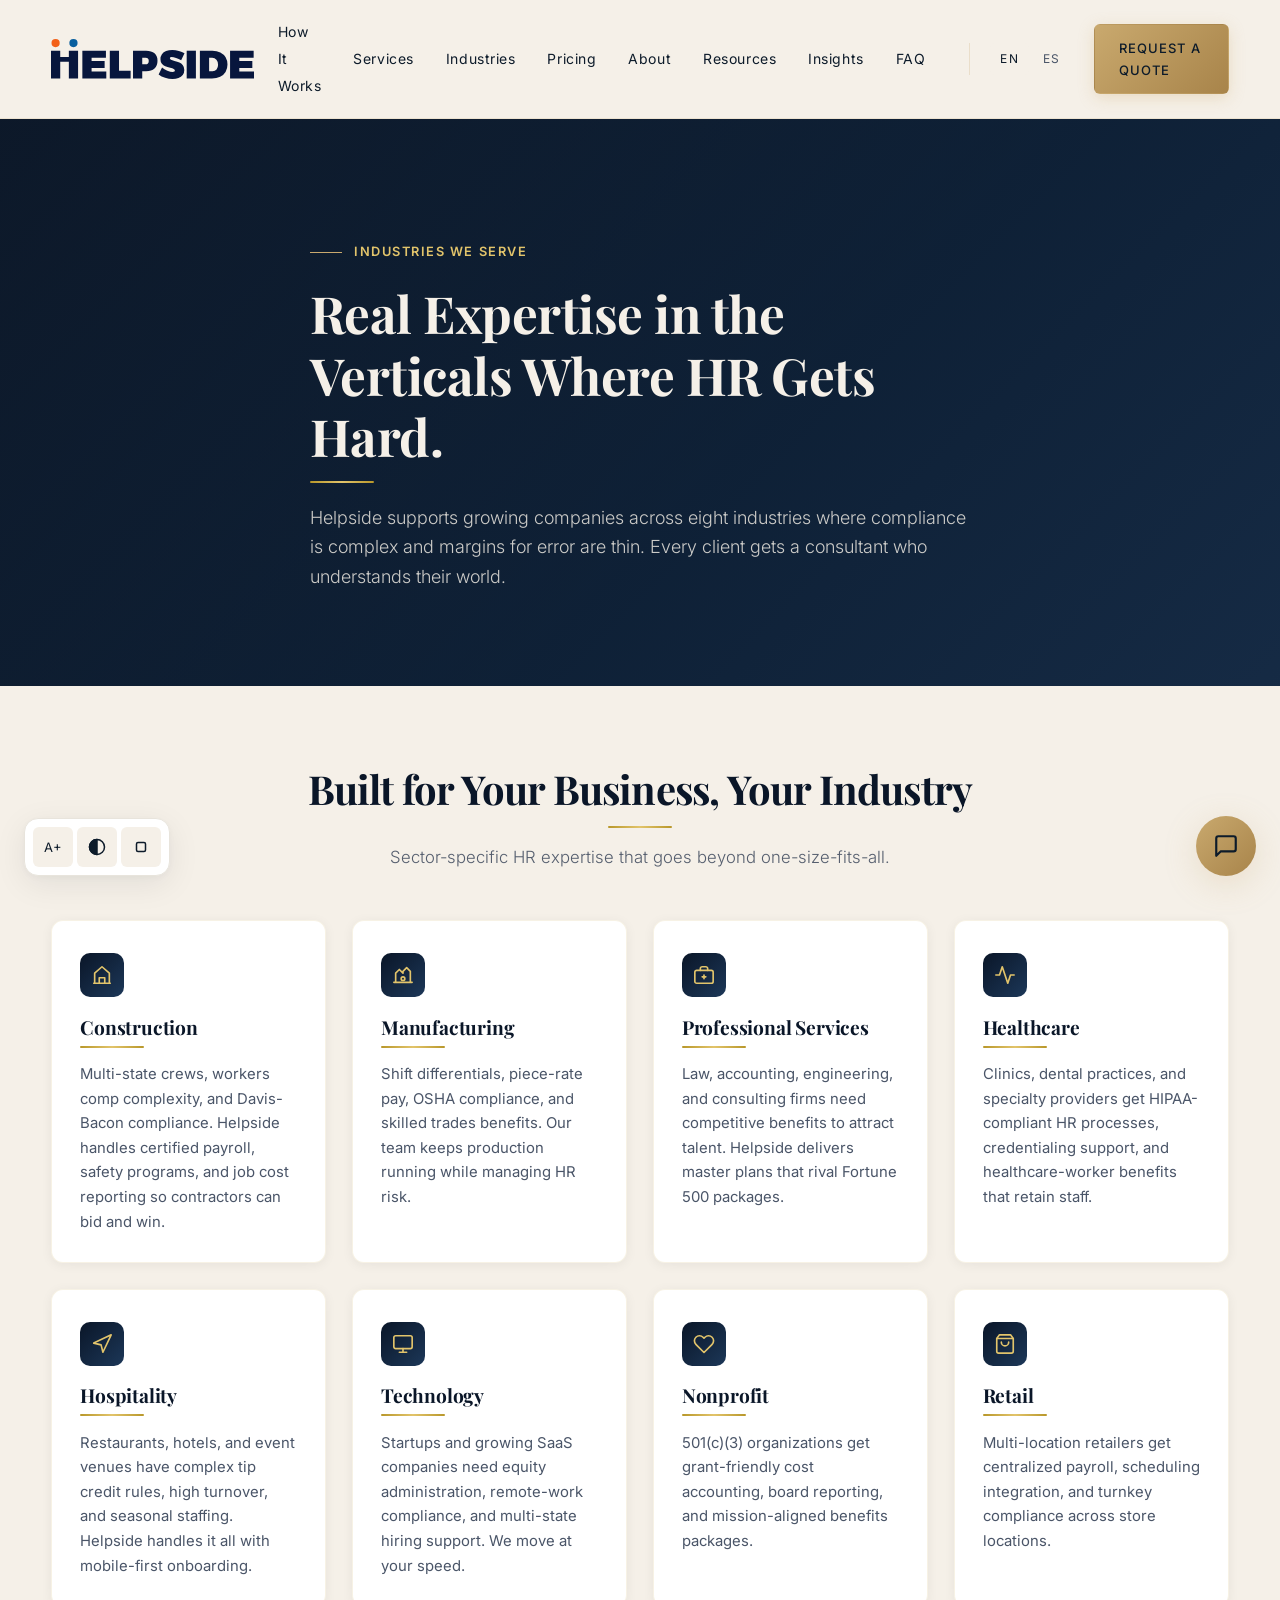
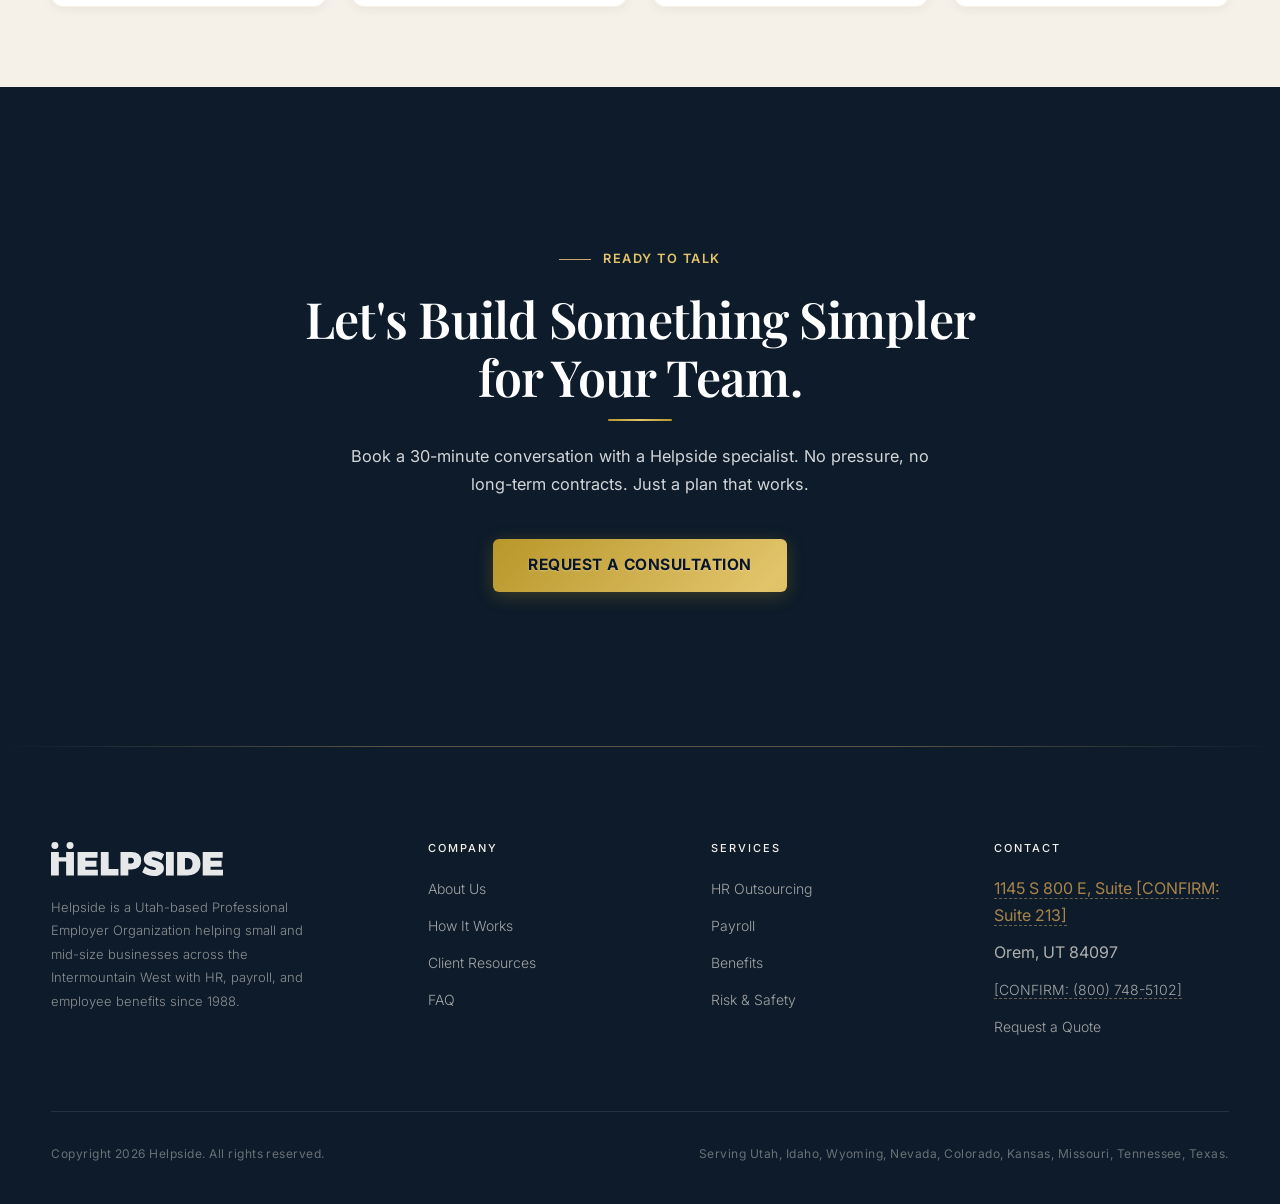
<file: industries.html>
<!DOCTYPE html>
<html lang="en">
<head>
<meta charset="UTF-8">
<meta name="viewport" content="width=device-width, initial-scale=1.0">
<title>Industries We Serve | Construction, Manufacturing, Healthcare, More | Helpside</title>
<meta name="description" content="Helpside supports growing businesses across construction, manufacturing, professional services, healthcare, hospitality, technology, nonprofit, and retail sectors.">
<link rel="canonical" href="https://kinggavint.github.io/helpside-preview-v2/industries.html">
<meta property="og:title" content="Industries We Serve | Construction, Manufacturing, Healthcare, More | Helpside">
<meta property="og:description" content="Helpside supports growing businesses across construction, manufacturing, professional services, healthcare, hospitality, technology, nonprofit, and retail sectors.">
<meta property="og:type" content="website">
<meta property="og:image" content="https://kinggavint.github.io/helpside-preview-v2/assets/helpside-logo-with-tagline.png">
<meta property="og:url" content="https://kinggavint.github.io/helpside-preview-v2/industries.html">
<meta name="twitter:card" content="summary_large_image">
<link rel="icon" type="image/svg+xml" href="assets/helpside-logo.svg">
<link rel="preconnect" href="https://fonts.googleapis.com">
<link rel="preconnect" href="https://fonts.gstatic.com" crossorigin>
<link href="https://fonts.googleapis.com/css2?family=Playfair+Display:ital,wght@0,400;0,600;0,700;1,400&family=Inter:wght@300;400;500;600&family=Archivo+Black&family=Hind:wght@300;400;500;600&display=swap" rel="stylesheet">
<link rel="stylesheet" href="css/base.css">
<script type="application/ld+json">
{"@context":"https://schema.org","@type":"BreadcrumbList","itemListElement":[{"@type":"ListItem","position":1,"name":"Home","item":"https://kinggavint.github.io/helpside-preview-v2/"},{"@type":"ListItem","position":2,"name":"Industries","item":"https://kinggavint.github.io/helpside-preview-v2/industries.html"}]}
</script>
<style>
  /* ── Premium Typography ── */
  .playfair {
    font-family: 'Playfair Display', Georgia, serif;
  }
  .inter {
    font-family: 'Inter', system-ui, sans-serif;
  }

  /* ── Gold Accent Rule ── */
  .gold-rule {
    display: block;
    width: 64px;
    height: 2px;
    background: linear-gradient(90deg, #b8972a 0%, #e2c46b 50%, #b8972a 100%);
    margin: 14px auto 0;
    border: none;
    border-radius: 2px;
  }
  .gold-rule--left {
    margin-left: 0;
    margin-right: auto;
  }

  /* ── Gold Dot Accent ── */
  .gold-dot {
    display: inline-block;
    width: 6px;
    height: 6px;
    border-radius: 50%;
    background: linear-gradient(135deg, #e2c46b, #b8972a);
    margin: 0 auto;
    vertical-align: middle;
  }

  /* ── Hero Overlay ── */
  .hero-short {
    position: relative;
    overflow: hidden;
  }
  .hero-overlay {
    position: absolute;
    inset: 0;
    background: linear-gradient(135deg, rgba(10,22,40,0.82) 0%, rgba(15,35,60,0.70) 60%, rgba(28,55,90,0.55) 100%);
    pointer-events: none;
    z-index: 0;
  }
  .hero-short .container {
    position: relative;
    z-index: 1;
  }
  .hero-short h1.playfair {
    font-size: clamp(2rem, 4.5vw, 3.2rem);
    font-weight: 700;
    letter-spacing: -0.01em;
    line-height: 1.2;
    margin-bottom: 0.5rem;
  }

  /* ── Scroll-based Fade-in Animations ── */
  [data-animate] {
    opacity: 0;
    transform: translateY(28px);
    transition: opacity 0.65s cubic-bezier(0.22,1,0.36,1), transform 0.65s cubic-bezier(0.22,1,0.36,1);
  }
  [data-animate].is-visible {
    opacity: 1;
    transform: translateY(0);
  }
  [data-animate][data-delay="1"] { transition-delay: 0.08s; }
  [data-animate][data-delay="2"] { transition-delay: 0.16s; }
  [data-animate][data-delay="3"] { transition-delay: 0.24s; }
  [data-animate][data-delay="4"] { transition-delay: 0.32s; }
  [data-animate][data-delay="5"] { transition-delay: 0.40s; }
  [data-animate][data-delay="6"] { transition-delay: 0.48s; }
  [data-animate][data-delay="7"] { transition-delay: 0.56s; }
  [data-animate][data-delay="8"] { transition-delay: 0.64s; }

  /* ── Premium Industry Cards ── */
  .industry-card {
    background: #fff;
    border: 1px solid rgba(184,151,42,0.12);
    border-radius: 12px;
    padding: 2rem 1.75rem 1.75rem;
    box-shadow: 0 2px 12px rgba(10,22,40,0.06);
    transition: transform 0.35s cubic-bezier(0.22,1,0.36,1),
                box-shadow 0.35s cubic-bezier(0.22,1,0.36,1),
                border-color 0.35s ease;
    display: flex;
    flex-direction: column;
    gap: 0;
  }
  .industry-card:hover {
    transform: translateY(-5px);
    box-shadow: 0 12px 32px rgba(10,22,40,0.13), 0 2px 8px rgba(184,151,42,0.10);
    border-color: rgba(184,151,42,0.35);
  }
  .industry-card__icon {
    width: 44px;
    height: 44px;
    border-radius: 10px;
    background: linear-gradient(135deg, #0a1628 0%, #1c3758 100%);
    display: flex;
    align-items: center;
    justify-content: center;
    margin-bottom: 1.1rem;
    flex-shrink: 0;
  }
  .industry-card__icon svg {
    width: 22px;
    height: 22px;
    stroke: #e2c46b;
    fill: none;
    stroke-width: 1.8;
    stroke-linecap: round;
    stroke-linejoin: round;
  }
  .industry-card h3 {
    font-family: 'Playfair Display', Georgia, serif;
    font-size: 1.2rem;
    font-weight: 700;
    color: #0a1628;
    margin: 0 0 0.45rem;
    letter-spacing: -0.01em;
  }
  .industry-card .gold-rule {
    margin: 0 0 0.9rem;
  }
  .industry-card p {
    font-family: 'Inter', system-ui, sans-serif;
    font-size: 0.93rem;
    color: #4a5568;
    line-height: 1.65;
    margin: 0;
    flex: 1;
  }

  /* ── Section Header ── */
  .section-header {
    text-align: center;
    margin-bottom: 3rem;
  }
  .section-header h2 {
    font-family: 'Playfair Display', Georgia, serif;
    font-size: clamp(1.7rem, 3.5vw, 2.5rem);
    font-weight: 700;
    color: #0a1628;
    letter-spacing: -0.02em;
    margin: 0 auto 0;
    max-width: 34ch;
  }
  .section-header .lede {
    font-family: 'Inter', system-ui, sans-serif;
    color: #555e6e;
    font-size: 1.05rem;
    max-width: 58ch;
    margin: 1rem auto 0;
  }

  /* ── Premium CTA Button ── */
  .btn-gold {
    display: inline-block;
    padding: 0.85rem 2.2rem;
    background: linear-gradient(135deg, #b8972a 0%, #e2c46b 50%, #b8972a 100%);
    background-size: 200% auto;
    color: #0a1628 !important;
    font-family: 'Inter', system-ui, sans-serif;
    font-weight: 700;
    font-size: 0.97rem;
    letter-spacing: 0.03em;
    text-transform: uppercase;
    border-radius: 6px;
    border: none;
    text-decoration: none;
    cursor: pointer;
    transition: background-position 0.4s ease, transform 0.25s ease, box-shadow 0.25s ease;
    box-shadow: 0 4px 18px rgba(184,151,42,0.28);
  }
  .btn-gold:hover {
    background-position: right center;
    transform: translateY(-2px);
    box-shadow: 0 8px 26px rgba(184,151,42,0.38);
  }

  /* ── CTA Band Enhancements ── */
  .band-navy .playfair {
    color: #fff;
  }
  .band-navy .eyebrow {
    color: #e2c46b;
  }
  .band-navy .gold-rule {
    margin: 14px auto 1.5rem;
  }

  /* ── Grid spacing ── */
  .band .grid-industries {
    display: grid;
    grid-template-columns: repeat(auto-fit, minmax(280px, 1fr));
    gap: 1.6rem;
  }
  @media (min-width: 900px) {
    .band .grid-industries {
      grid-template-columns: repeat(4, 1fr);
    }
  }
  @media (max-width: 640px) {
    .band .grid-industries {
      grid-template-columns: 1fr;
    }
  }

  /* ── Band padding enhancement ── */
  .band--spacious {
    padding-top: 5rem;
    padding-bottom: 5rem;
  }
</style>
</head>
<body>
<a class="skip-link" href="#main">Skip to main content</a>
<nav class="site-nav" aria-label="Primary">
  <div class="site-nav__inner">
    <a class="site-nav__logo" href="index.html" aria-label="Helpside home">
      <img src="assets/helpside-logo.svg" alt="Helpside">
    </a>
    <button class="nav-toggle" aria-label="Menu"><span></span><span></span><span></span></button>
    <ul class="site-nav__links">
      <li><a href="how-it-works.html">How It Works</a></li>
      <li><a href="services.html">Services</a></li>
      <li><a href="industries.html">Industries</a></li>
      <li><a href="pricing.html">Pricing</a></li>
      <li><a href="about.html">About</a></li>
      <li><a href="resources.html">Resources</a></li>
      <li><a href="blog.html">Insights</a></li>
      <li><a href="faq.html">FAQ</a></li>
    </ul>
    <div class="lang-switch" role="group" aria-label="Language" data-missing-asset="translations">
      <a href="index.html" aria-current="true">EN</a>
      <a href="es/index.html">ES</a>
    </div>
    <a class="btn btn-primary site-nav__cta" href="contact.html">Request a Quote</a>
  </div>
</nav>

<main id="main">

<!-- ── HERO ── -->
<section class="hero hero-short">
  <div class="hero-overlay" aria-hidden="true"></div>
  <div class="container">
    <p class="eyebrow" style="color:#e2c46b; letter-spacing:0.12em; font-family:'Inter',sans-serif; font-size:0.8rem; text-transform:uppercase; font-weight:600;">Industries We Serve</p>
    <h1 class="playfair" data-animate>Real Expertise in the Verticals Where HR Gets Hard.</h1>
    <span class="gold-rule" style="margin:14px 0 1.2rem;" aria-hidden="true"></span>
    <p class="lede" style="font-family:'Inter',sans-serif;" data-animate data-delay="1">Helpside supports growing companies across eight industries where compliance is complex and margins for error are thin. Every client gets a consultant who understands their world.</p>
  </div>
</section>

<!-- ── INDUSTRIES GRID ── -->
<section class="band band--spacious">
  <div class="container">
    <div class="section-header" data-animate>
      <h2 class="playfair">Built for Your Business, Your Industry</h2>
      <span class="gold-rule" aria-hidden="true"></span>
      <p class="lede">Sector-specific HR expertise that goes beyond one-size-fits-all.</p>
    </div>

    <div class="grid-industries">

      <!-- Construction -->
      <div class="industry-card reveal" data-animate data-delay="1">
        <div class="industry-card__icon" aria-hidden="true">
          <svg viewBox="0 0 24 24"><path d="M3 21h18M4 21V10l8-7 8 7v11"/><path d="M9 21v-6h6v6"/></svg>
        </div>
        <h3>Construction</h3>
        <span class="gold-rule gold-rule--left" aria-hidden="true"></span>
        <p>Multi-state crews, workers comp complexity, and Davis-Bacon compliance. Helpside handles certified payroll, safety programs, and job cost reporting so contractors can bid and win.</p>
      </div>

      <!-- Manufacturing -->
      <div class="industry-card reveal" data-animate data-delay="2">
        <div class="industry-card__icon" aria-hidden="true">
          <svg viewBox="0 0 24 24"><path d="M2 20h20M4 20V10l4-4 4 4V8l4-4 4 4v12"/><circle cx="12" cy="16" r="2"/></svg>
        </div>
        <h3>Manufacturing</h3>
        <span class="gold-rule gold-rule--left" aria-hidden="true"></span>
        <p>Shift differentials, piece-rate pay, OSHA compliance, and skilled trades benefits. Our team keeps production running while managing HR risk.</p>
      </div>

      <!-- Professional Services -->
      <div class="industry-card reveal" data-animate data-delay="3">
        <div class="industry-card__icon" aria-hidden="true">
          <svg viewBox="0 0 24 24"><rect x="2" y="7" width="20" height="14" rx="2"/><path d="M16 7V5a2 2 0 0 0-2-2h-4a2 2 0 0 0-2 2v2"/><line x1="12" y1="12" x2="12" y2="16"/><line x1="10" y1="14" x2="14" y2="14"/></svg>
        </div>
        <h3>Professional Services</h3>
        <span class="gold-rule gold-rule--left" aria-hidden="true"></span>
        <p>Law, accounting, engineering, and consulting firms need competitive benefits to attract talent. Helpside delivers master plans that rival Fortune 500 packages.</p>
      </div>

      <!-- Healthcare -->
      <div class="industry-card reveal" data-animate data-delay="4">
        <div class="industry-card__icon" aria-hidden="true">
          <svg viewBox="0 0 24 24"><path d="M22 12h-4l-3 9L9 3l-3 9H2"/></svg>
        </div>
        <h3>Healthcare</h3>
        <span class="gold-rule gold-rule--left" aria-hidden="true"></span>
        <p>Clinics, dental practices, and specialty providers get HIPAA-compliant HR processes, credentialing support, and healthcare-worker benefits that retain staff.</p>
      </div>

      <!-- Hospitality -->
      <div class="industry-card reveal" data-animate data-delay="5">
        <div class="industry-card__icon" aria-hidden="true">
          <svg viewBox="0 0 24 24"><path d="M3 11l19-9-9 19-2-8-8-2z"/></svg>
        </div>
        <h3>Hospitality</h3>
        <span class="gold-rule gold-rule--left" aria-hidden="true"></span>
        <p>Restaurants, hotels, and event venues have complex tip credit rules, high turnover, and seasonal staffing. Helpside handles it all with mobile-first onboarding.</p>
      </div>

      <!-- Technology -->
      <div class="industry-card reveal" data-animate data-delay="6">
        <div class="industry-card__icon" aria-hidden="true">
          <svg viewBox="0 0 24 24"><rect x="2" y="3" width="20" height="14" rx="2"/><path d="M8 21h8M12 17v4"/></svg>
        </div>
        <h3>Technology</h3>
        <span class="gold-rule gold-rule--left" aria-hidden="true"></span>
        <p>Startups and growing SaaS companies need equity administration, remote-work compliance, and multi-state hiring support. We move at your speed.</p>
      </div>

      <!-- Nonprofit -->
      <div class="industry-card reveal" data-animate data-delay="7">
        <div class="industry-card__icon" aria-hidden="true">
          <svg viewBox="0 0 24 24"><path d="M20.84 4.61a5.5 5.5 0 0 0-7.78 0L12 5.67l-1.06-1.06a5.5 5.5 0 0 0-7.78 7.78l1.06 1.06L12 21.23l7.78-7.78 1.06-1.06a5.5 5.5 0 0 0 0-7.78z"/></svg>
        </div>
        <h3>Nonprofit</h3>
        <span class="gold-rule gold-rule--left" aria-hidden="true"></span>
        <p>501(c)(3) organizations get grant-friendly cost accounting, board reporting, and mission-aligned benefits packages.</p>
      </div>

      <!-- Retail -->
      <div class="industry-card reveal" data-animate data-delay="8">
        <div class="industry-card__icon" aria-hidden="true">
          <svg viewBox="0 0 24 24"><path d="M6 2 3 6v14a2 2 0 0 0 2 2h14a2 2 0 0 0 2-2V6l-3-4z"/><line x1="3" y1="6" x2="21" y2="6"/><path d="M16 10a4 4 0 0 1-8 0"/></svg>
        </div>
        <h3>Retail</h3>
        <span class="gold-rule gold-rule--left" aria-hidden="true"></span>
        <p>Multi-location retailers get centralized payroll, scheduling integration, and turnkey compliance across store locations.</p>
      </div>

    </div>
  </div>
</section>

<!-- ── CTA BAND ── -->
<section class="band band-navy">
  <div class="container" style="text-align:center;">
    <p class="eyebrow" style="justify-content:center; color:#e2c46b; font-family:'Inter',sans-serif; font-size:0.8rem; letter-spacing:0.12em; text-transform:uppercase; font-weight:600;">Ready to Talk</p>
    <h2 class="playfair" style="max-width: 22ch; margin: 0 auto 0; color:#fff;" data-animate>Let's Build Something Simpler for Your Team.</h2>
    <span class="gold-rule" style="margin: 14px auto 1.4rem;" aria-hidden="true"></span>
    <p style="max-width: 60ch; margin: 0 auto 2.5rem; color: rgba(255,255,255,0.82); font-family:'Inter',sans-serif; font-size:1.02rem;" data-animate data-delay="1">Book a 30-minute conversation with a Helpside specialist. No pressure, no long-term contracts. Just a plan that works.</p>
    <a href="contact.html" class="btn-gold" data-animate data-delay="2">Request a Consultation</a>
  </div>
</section>

</main>

<footer class="site-footer">
  <div class="container">
    <div class="site-footer__grid">
      <div class="site-footer__brand">
        <img src="assets/helpside-logo.svg" alt="Helpside">
        <p>Helpside is a Utah-based Professional Employer Organization helping small and mid-size businesses across the Intermountain West with HR, payroll, and employee benefits since 1988.</p>
      </div>
      <div>
        <h4>Company</h4>
        <ul>
          <li><a href="about.html">About Us</a></li>
          <li><a href="how-it-works.html">How It Works</a></li>
          <li><a href="resources.html">Client Resources</a></li>
          <li><a href="faq.html">FAQ</a></li>
        </ul>
      </div>
      <div>
        <h4>Services</h4>
        <ul>
          <li><a href="services.html#hr">HR Outsourcing</a></li>
          <li><a href="services.html#payroll">Payroll</a></li>
          <li><a href="services.html#benefits">Benefits</a></li>
          <li><a href="services.html#risk">Risk &amp; Safety</a></li>
        </ul>
      </div>
      <div>
        <h4>Contact</h4>
        <ul>
          <li><span class="confirm-inline" data-unverified="true" title="Address needs client confirmation">1145 S 800 E, Suite [CONFIRM: Suite 213]</span></li>
          <li>Orem, UT 84097</li>
          <li><a href="tel:+18007485102" class="confirm-inline" data-unverified="true" title="Phone needs client confirmation">[CONFIRM: (800) 748-5102]</a></li>
          <li><a href="contact.html">Request a Quote</a></li>
        </ul>
      </div>
    </div>
    <div class="site-footer__meta">
      <span>Copyright 2026 Helpside. All rights reserved.</span>
      <span>Serving Utah, Idaho, Wyoming, Nevada, Colorado, Kansas, Missouri, Tennessee, Texas.</span>
    </div>
  </div>
</footer>

<!-- A11Y toolbar -->
<div id="a11y-toolbar" data-a11y-toolbar role="toolbar" aria-label="Accessibility tools">
  <button type="button" data-a11y="text-size" aria-pressed="false" title="Increase text size" aria-label="Increase text size"><span>A+</span></button>
  <button type="button" data-a11y="contrast" aria-pressed="false" title="High contrast" aria-label="Toggle high contrast">
    <svg viewBox="0 0 24 24" fill="none" stroke="currentColor" stroke-width="2" stroke-linecap="round" stroke-linejoin="round" width="18" height="18"><circle cx="12" cy="12" r="10"/><path d="M12 2a10 10 0 0 0 0 20z" fill="currentColor"/></svg>
  </button>
  <button type="button" data-a11y="motion" aria-pressed="false" title="Reduce motion" aria-label="Toggle reduced motion">
    <svg viewBox="0 0 24 24" fill="none" stroke="currentColor" stroke-width="2" stroke-linecap="round" stroke-linejoin="round" width="18" height="18"><rect x="6" y="6" width="12" height="12" rx="2"/></svg>
  </button>
</div>

<!-- Chat launcher -->
<button id="chat-launcher" data-missing-asset="live_chat_provider" aria-label="Chat with Helpside" aria-expanded="false">
  <svg viewBox="0 0 24 24" fill="none" stroke="currentColor" stroke-width="2" stroke-linecap="round" stroke-linejoin="round"><path d="M21 15a2 2 0 0 1-2 2H7l-4 4V5a2 2 0 0 1 2-2h14a2 2 0 0 1 2 2z"/></svg>
</button>
<div id="chat-modal" role="dialog" aria-labelledby="chat-title" aria-hidden="true">
  <h3 id="chat-title">Talk to a specialist</h3>
  <p>Ask a quick HR, payroll, or benefits question. A Helpside team member will follow up within one business day.</p>
  <form class="chat-form" action="contact.html" method="get">
    <input type="text" name="name" placeholder="Your name" aria-label="Your name" required>
    <input type="email" name="email" placeholder="Work email" aria-label="Work email" required>
    <textarea name="message" placeholder="How can we help?" rows="3" aria-label="Your message" required></textarea>
    <button type="submit">Send Message</button>
  </form>
</div>

<script src="js/site.js" defer></script>
<script>
  // Scroll-based fade-in animation observer
  (function () {
    if (typeof IntersectionObserver === 'undefined') return;
    var els = document.querySelectorAll('[data-animate]');
    var observer = new IntersectionObserver(function (entries) {
      entries.forEach(function (entry) {
        if (entry.isIntersecting) {
          entry.target.classList.add('is-visible');
          observer.unobserve(entry.target);
        }
      });
    }, { threshold: 0.12 });
    els.forEach(function (el) { observer.observe(el); });
  })();
</script>
</body>
</html>
</file>
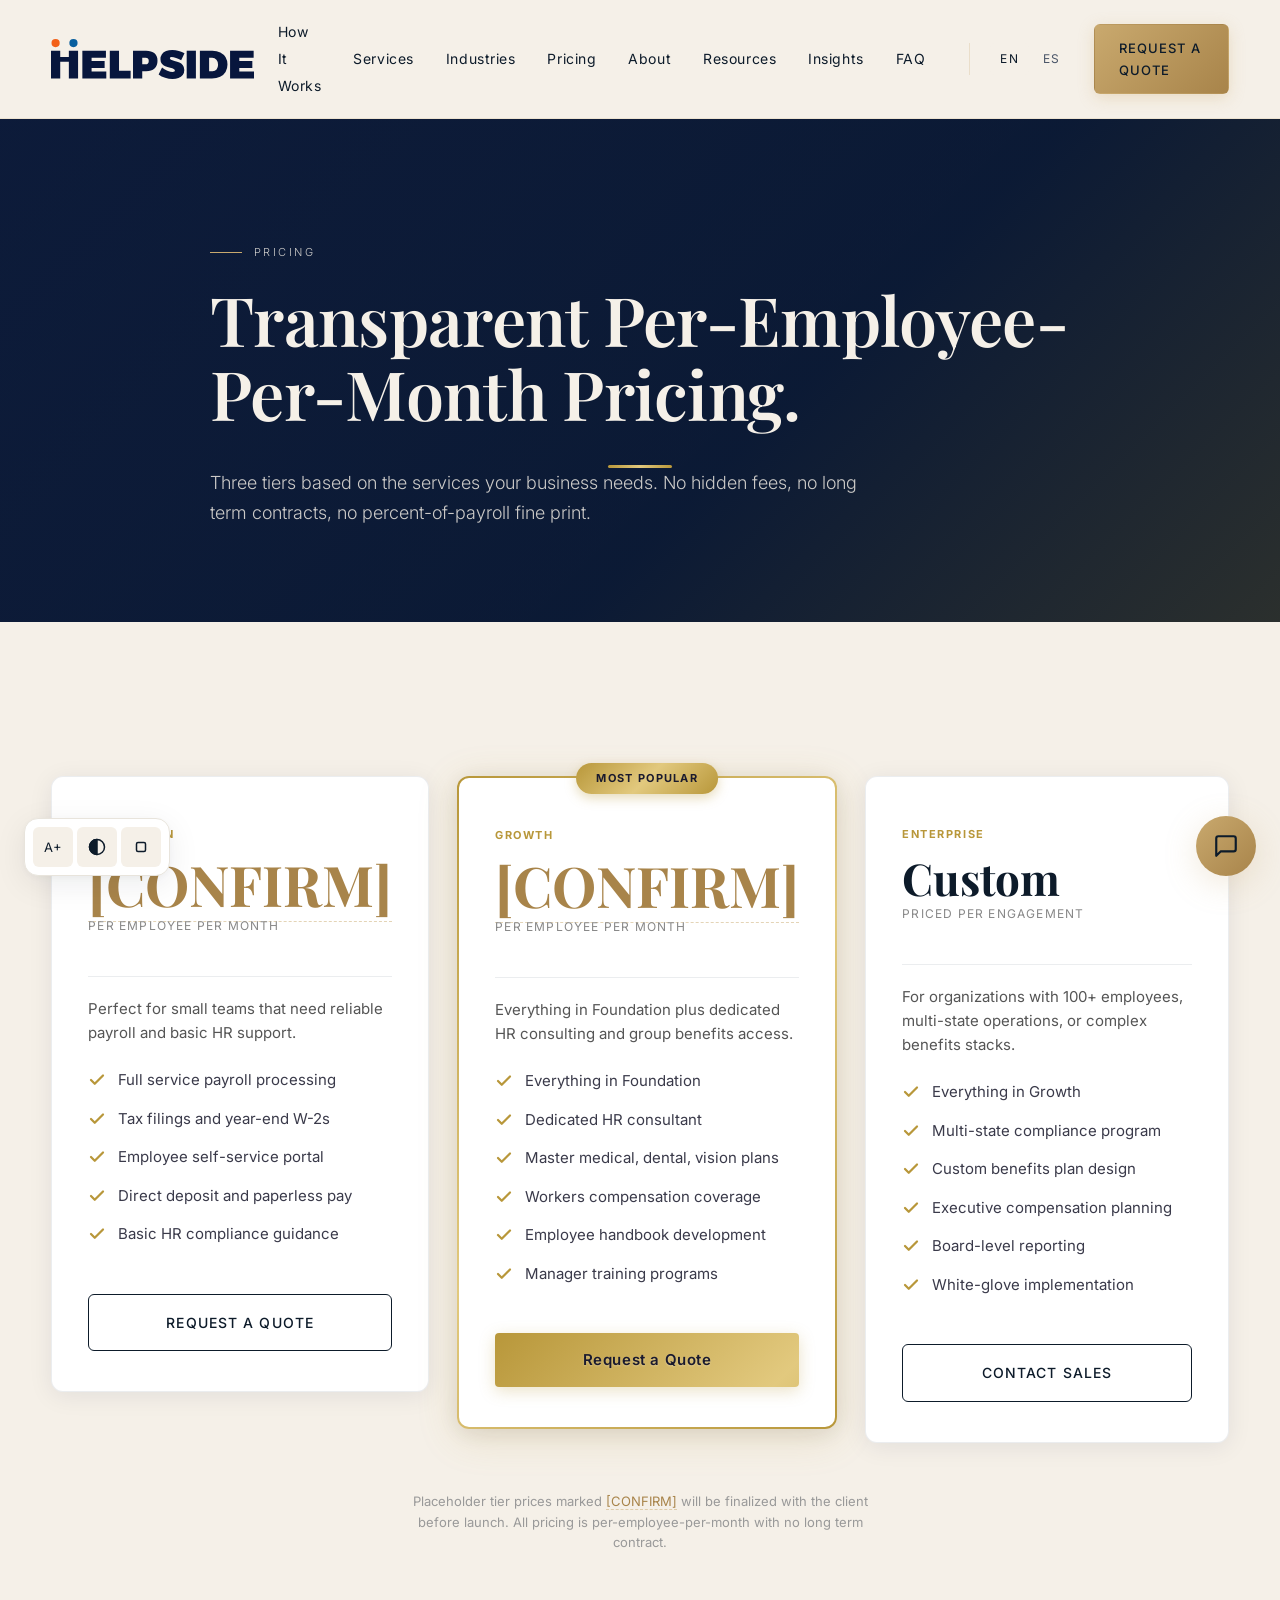
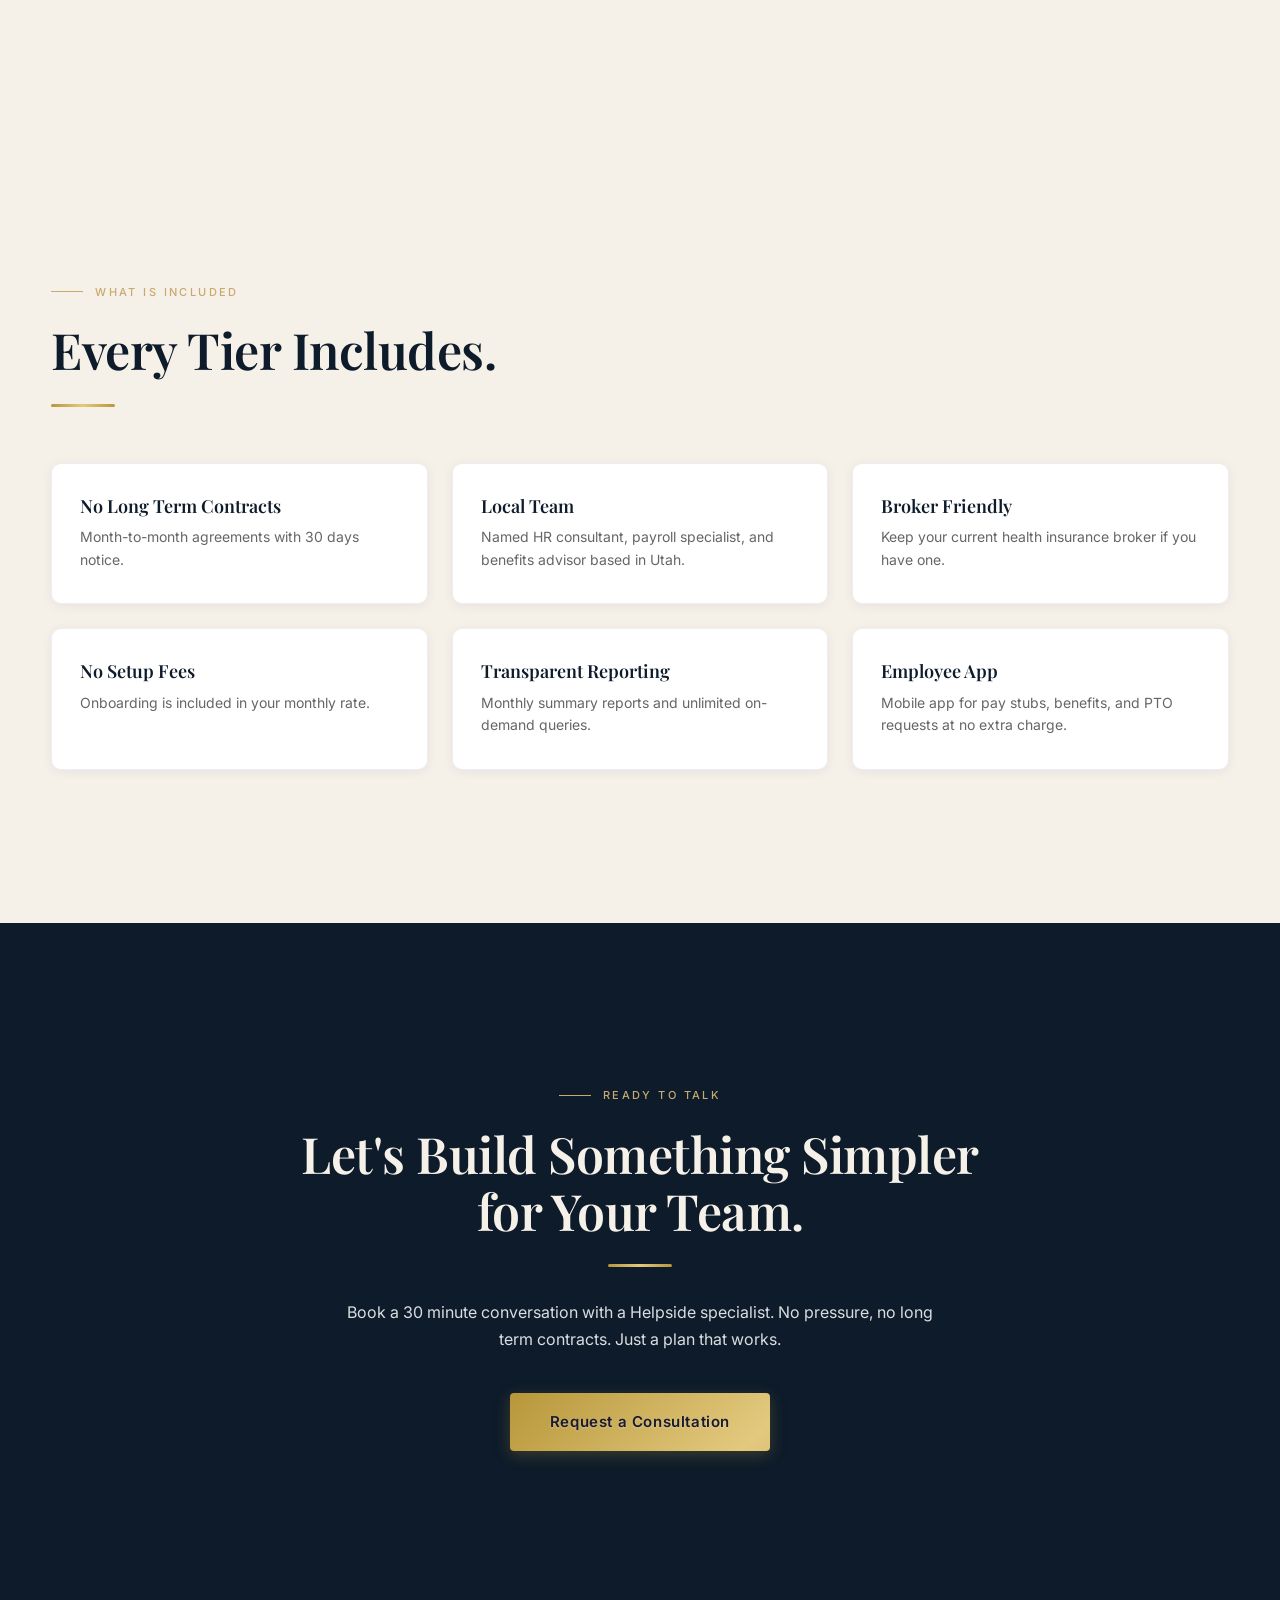
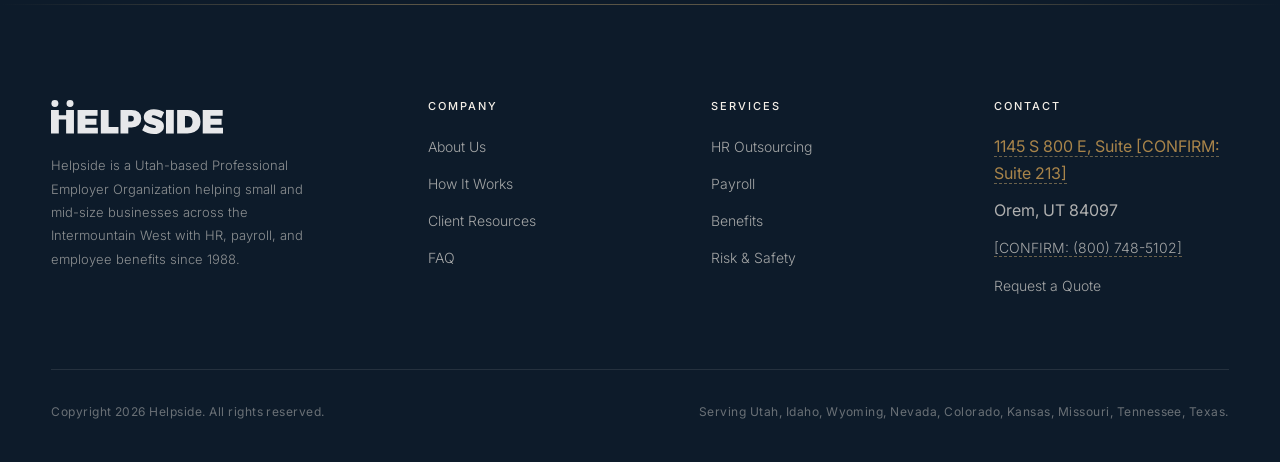
<file: pricing.html>
<!DOCTYPE html>
<html lang="en">
<head>
<meta charset="UTF-8">
<meta name="viewport" content="width=device-width, initial-scale=1.0">
<title>Pricing | Transparent Per-Employee-Per-Month PEO Pricing | Helpside</title>
<meta name="description" content="Helpside offers transparent per-employee-per-month pricing across three tiers. No hidden fees, no long term contracts, no percent-of-payroll math. Request a quote.">
<link rel="canonical" href="https://kinggavint.github.io/helpside-preview-v2/pricing.html">
<meta property="og:title" content="Pricing | Transparent Per-Employee-Per-Month PEO Pricing | Helpside">
<meta property="og:description" content="Helpside offers transparent per-employee-per-month pricing across three tiers. No hidden fees, no long term contracts, no percent-of-payroll math. Request a quote.">
<meta property="og:type" content="website">
<meta property="og:image" content="https://kinggavint.github.io/helpside-preview-v2/assets/helpside-logo-with-tagline.png">
<meta property="og:url" content="https://kinggavint.github.io/helpside-preview-v2/pricing.html">
<meta name="twitter:card" content="summary_large_image">
<link rel="icon" type="image/svg+xml" href="assets/helpside-logo.svg">
<link rel="preconnect" href="https://fonts.googleapis.com">
<link rel="preconnect" href="https://fonts.gstatic.com" crossorigin>
<link href="https://fonts.googleapis.com/css2?family=Archivo+Black&family=Hind:wght@300;400;500;600&family=Playfair+Display:ital,wght@0,400;0,600;0,700;1,400;1,600&family=Inter:wght@300;400;500;600&display=swap" rel="stylesheet">
<link rel="stylesheet" href="css/base.css">
<style>
  /* ── Premium Pricing Page Styles ── */

  /* Hero overlay */
  .hero-short {
    position: relative;
    overflow: hidden;
  }
  .hero-short .hero-overlay {
    position: absolute;
    inset: 0;
    background: linear-gradient(135deg, rgba(10,25,60,0.82) 0%, rgba(10,25,60,0.60) 60%, rgba(180,140,60,0.18) 100%);
    pointer-events: none;
    z-index: 0;
  }
  .hero-short .container {
    position: relative;
    z-index: 1;
  }

  /* Gold accent rule beneath page titles */
  .title-gold-accent {
    display: block;
    width: 64px;
    height: 3px;
    background: linear-gradient(90deg, #b8973a 0%, #e2c97e 50%, #b8973a 100%);
    border-radius: 2px;
    margin: 18px auto 0;
  }
  .title-gold-accent--left {
    margin-left: 0;
    margin-right: auto;
  }

  /* Playfair Display headings */
  .playfair {
    font-family: 'Playfair Display', Georgia, serif;
    letter-spacing: -0.01em;
  }

  /* Gold gradient CTA button */
  .btn-gold {
    display: inline-flex;
    align-items: center;
    justify-content: center;
    padding: 14px 32px;
    background: linear-gradient(135deg, #b8973a 0%, #e2c97e 50%, #b8973a 100%);
    background-size: 200% auto;
    color: #1a1a2e;
    font-family: 'Inter', 'Hind', sans-serif;
    font-weight: 600;
    font-size: 15px;
    letter-spacing: 0.04em;
    border: none;
    border-radius: 4px;
    cursor: pointer;
    text-decoration: none;
    transition: background-position 0.4s ease, box-shadow 0.3s ease, transform 0.2s ease;
    box-shadow: 0 4px 16px rgba(184,151,58,0.28);
    width: 100%;
  }
  .btn-gold:hover {
    background-position: right center;
    box-shadow: 0 6px 24px rgba(184,151,58,0.42);
    transform: translateY(-1px);
    color: #1a1a2e;
  }

  /* Pricing cards premium upgrade */
  .pricing-card {
    background: #fff;
    border-radius: 12px;
    padding: 48px 36px 40px;
    box-shadow: 0 4px 24px rgba(10,25,60,0.08);
    border: 1px solid rgba(10,25,60,0.08);
    transition: transform 0.35s ease, box-shadow 0.35s ease;
    position: relative;
    display: flex;
    flex-direction: column;
  }
  .pricing-card:hover {
    transform: translateY(-6px);
    box-shadow: 0 16px 48px rgba(10,25,60,0.14);
  }
  .pricing-card--featured {
    border: 2px solid transparent;
    background: linear-gradient(#fff, #fff) padding-box,
                linear-gradient(135deg, #b8973a, #e2c97e, #b8973a) border-box;
    box-shadow: 0 8px 40px rgba(184,151,58,0.18), 0 4px 24px rgba(10,25,60,0.10);
  }
  .pricing-card--featured:hover {
    transform: translateY(-8px);
    box-shadow: 0 20px 56px rgba(184,151,58,0.24), 0 8px 32px rgba(10,25,60,0.12);
  }

  /* Most Popular badge */
  .most-popular-badge {
    position: absolute;
    top: -15px;
    left: 50%;
    transform: translateX(-50%);
    background: linear-gradient(135deg, #b8973a 0%, #e2c97e 50%, #b8973a 100%);
    color: #1a1a2e;
    padding: 6px 20px;
    border-radius: 20px;
    font-family: 'Inter', 'Hind', sans-serif;
    font-weight: 700;
    font-size: 11px;
    letter-spacing: 0.12em;
    text-transform: uppercase;
    white-space: nowrap;
    box-shadow: 0 4px 12px rgba(184,151,58,0.35);
  }

  /* Pricing check icon */
  .pricing-check {
    color: #b8973a;
    flex-shrink: 0;
    margin-top: 2px;
  }

  /* Pricing feature list */
  .pricing-features {
    list-style: none;
    padding: 0;
    margin: 24px 0 32px;
    flex: 1;
  }
  .pricing-features li {
    display: flex;
    gap: 12px;
    align-items: flex-start;
    margin-bottom: 12px;
    font-family: 'Inter', 'Hind', sans-serif;
    font-size: 15px;
    color: #3a3a4a;
    line-height: 1.5;
  }

  /* Pricing tier label */
  .pricing-tier-label {
    font-family: 'Inter', 'Hind', sans-serif;
    font-size: 11px;
    font-weight: 700;
    letter-spacing: 0.14em;
    text-transform: uppercase;
    color: #b8973a;
    margin-bottom: 12px;
    display: block;
  }

  /* Pricing amount */
  .pricing-amount {
    font-family: 'Playfair Display', Georgia, serif;
    font-size: clamp(40px, 5vw, 56px);
    color: var(--navy, #0a1940);
    font-weight: 700;
    line-height: 1;
    margin: 0 0 4px;
  }

  /* Pricing period */
  .pricing-period {
    color: #888;
    font-family: 'Inter', 'Hind', sans-serif;
    font-size: 12px;
    text-transform: uppercase;
    letter-spacing: 0.1em;
    margin-bottom: 20px;
  }

  /* Pricing description */
  .pricing-desc {
    font-family: 'Inter', 'Hind', sans-serif;
    font-size: 15px;
    color: #555;
    line-height: 1.6;
    margin-bottom: 0;
  }

  /* Divider line in card */
  .pricing-divider {
    border: none;
    border-top: 1px solid rgba(10,25,60,0.08);
    margin: 20px 0;
  }

  /* What's included section card */
  .included-card {
    background: #fff;
    border-radius: 10px;
    padding: 32px 28px;
    border: 1px solid rgba(10,25,60,0.07);
    box-shadow: 0 2px 12px rgba(10,25,60,0.06);
    transition: transform 0.3s ease, box-shadow 0.3s ease;
  }
  .included-card:hover {
    transform: translateY(-3px);
    box-shadow: 0 8px 28px rgba(10,25,60,0.11);
  }
  .included-card h4 {
    font-family: 'Playfair Display', Georgia, serif;
    color: var(--navy, #0a1940);
    font-size: 18px;
    margin-bottom: 10px;
  }
  .included-card p {
    font-family: 'Inter', 'Hind', sans-serif;
    font-size: 14px;
    color: #666;
    line-height: 1.6;
    margin: 0;
  }

  /* Section heading premium style */
  .section-heading-premium {
    font-family: 'Playfair Display', Georgia, serif;
  }

  /* Scroll animation */
  [data-animate] {
    opacity: 0;
    transform: translateY(28px);
    transition: opacity 0.65s ease, transform 0.65s ease;
  }
  [data-animate].is-visible {
    opacity: 1;
    transform: translateY(0);
  }
  [data-animate-delay="1"] { transition-delay: 0.1s; }
  [data-animate-delay="2"] { transition-delay: 0.2s; }
  [data-animate-delay="3"] { transition-delay: 0.3s; }
  [data-animate-delay="4"] { transition-delay: 0.4s; }
  [data-animate-delay="5"] { transition-delay: 0.5s; }
  [data-animate-delay="6"] { transition-delay: 0.6s; }

  /* Pricing grid layout */
  .pricing-grid {
    display: grid;
    grid-template-columns: repeat(3, 1fr);
    gap: 28px;
    align-items: start;
  }
  @media (max-width: 900px) {
    .pricing-grid {
      grid-template-columns: 1fr;
      max-width: 480px;
      margin: 0 auto;
    }
  }

  /* Included grid */
  .included-grid {
    display: grid;
    grid-template-columns: repeat(3, 1fr);
    gap: 24px;
  }
  @media (max-width: 900px) {
    .included-grid {
      grid-template-columns: 1fr 1fr;
    }
  }
  @media (max-width: 600px) {
    .included-grid {
      grid-template-columns: 1fr;
    }
  }

  /* Disclaimer */
  .pricing-disclaimer {
    text-align: center;
    margin-top: 48px;
    color: #999;
    font-family: 'Inter', 'Hind', sans-serif;
    font-size: 13px;
    max-width: 60ch;
    margin-left: auto;
    margin-right: auto;
    line-height: 1.6;
  }
</style>
<script type="application/ld+json">
{"@context":"https://schema.org","@type":"BreadcrumbList","itemListElement":[{"@type":"ListItem","position":1,"name":"Home","item":"https://kinggavint.github.io/helpside-preview-v2/"},{"@type":"ListItem","position":2,"name":"Pricing","item":"https://kinggavint.github.io/helpside-preview-v2/pricing.html"}]}
</script>
</head>
<body>
<a class="skip-link" href="#main">Skip to main content</a>
<nav class="site-nav" aria-label="Primary">
  <div class="site-nav__inner">
    <a class="site-nav__logo" href="index.html" aria-label="Helpside home">
      <img src="assets/helpside-logo.svg" alt="Helpside">
    </a>
    <button class="nav-toggle" aria-label="Menu"><span></span><span></span><span></span></button>
    <ul class="site-nav__links">
      <li><a href="how-it-works.html">How It Works</a></li>
      <li><a href="services.html">Services</a></li>
      <li><a href="industries.html">Industries</a></li>
      <li><a href="pricing.html">Pricing</a></li>
      <li><a href="about.html">About</a></li>
      <li><a href="resources.html">Resources</a></li>
      <li><a href="blog.html">Insights</a></li>
      <li><a href="faq.html">FAQ</a></li>
    </ul>
    <div class="lang-switch" role="group" aria-label="Language" data-missing-asset="translations">
      <a href="index.html" aria-current="true">EN</a>
      <a href="es/index.html">ES</a>
    </div>
    <a class="btn btn-primary site-nav__cta" href="contact.html">Request a Quote</a>
  </div>
</nav>

<main id="main">

<!-- ── Hero ── -->
<section class="hero hero-short">
  <div class="hero-overlay"></div>
  <div class="container">
    <p class="eyebrow" data-animate>Pricing</p>
    <h1 class="playfair" data-animate data-animate-delay="1">Transparent Per-Employee-Per-Month Pricing.</h1>
    <span class="title-gold-accent" style="margin: 16px auto 0;" aria-hidden="true"></span>
    <p class="lede" data-animate data-animate-delay="2">Three tiers based on the services your business needs. No hidden fees, no long term contracts, no percent-of-payroll fine print.</p>
  </div>
</section>

<!-- ── Pricing Cards ── -->
<section class="band">
  <div class="container">
    <div class="pricing-grid">

      <!-- Foundation -->
      <div class="pricing-card" data-animate data-animate-delay="1">
        <span class="pricing-tier-label">Foundation</span>
        <div class="pricing-amount"><span class="confirm-inline" data-unverified="true">[CONFIRM]</span></div>
        <p class="pricing-period">Per Employee Per Month</p>
        <hr class="pricing-divider">
        <p class="pricing-desc">Perfect for small teams that need reliable payroll and basic HR support.</p>
        <ul class="pricing-features">
          <li>
            <span class="pricing-check" aria-hidden="true"><svg width="18" height="18" viewBox="0 0 24 24" fill="none" stroke="currentColor" stroke-width="3" stroke-linecap="round" stroke-linejoin="round"><polyline points="20 6 9 17 4 12"/></svg></span>
            Full service payroll processing
          </li>
          <li>
            <span class="pricing-check" aria-hidden="true"><svg width="18" height="18" viewBox="0 0 24 24" fill="none" stroke="currentColor" stroke-width="3" stroke-linecap="round" stroke-linejoin="round"><polyline points="20 6 9 17 4 12"/></svg></span>
            Tax filings and year-end W-2s
          </li>
          <li>
            <span class="pricing-check" aria-hidden="true"><svg width="18" height="18" viewBox="0 0 24 24" fill="none" stroke="currentColor" stroke-width="3" stroke-linecap="round" stroke-linejoin="round"><polyline points="20 6 9 17 4 12"/></svg></span>
            Employee self-service portal
          </li>
          <li>
            <span class="pricing-check" aria-hidden="true"><svg width="18" height="18" viewBox="0 0 24 24" fill="none" stroke="currentColor" stroke-width="3" stroke-linecap="round" stroke-linejoin="round"><polyline points="20 6 9 17 4 12"/></svg></span>
            Direct deposit and paperless pay
          </li>
          <li>
            <span class="pricing-check" aria-hidden="true"><svg width="18" height="18" viewBox="0 0 24 24" fill="none" stroke="currentColor" stroke-width="3" stroke-linecap="round" stroke-linejoin="round"><polyline points="20 6 9 17 4 12"/></svg></span>
            Basic HR compliance guidance
          </li>
        </ul>
        <a href="contact.html" class="btn btn-secondary" style="width:100%; justify-content:center; text-align:center;">Request a Quote</a>
      </div>

      <!-- Growth (Featured) -->
      <div class="pricing-card pricing-card--featured" data-animate data-animate-delay="2">
        <div class="most-popular-badge" aria-label="Most Popular plan">Most Popular</div>
        <span class="pricing-tier-label">Growth</span>
        <div class="pricing-amount"><span class="confirm-inline" data-unverified="true">[CONFIRM]</span></div>
        <p class="pricing-period">Per Employee Per Month</p>
        <hr class="pricing-divider">
        <p class="pricing-desc">Everything in Foundation plus dedicated HR consulting and group benefits access.</p>
        <ul class="pricing-features">
          <li>
            <span class="pricing-check" aria-hidden="true"><svg width="18" height="18" viewBox="0 0 24 24" fill="none" stroke="currentColor" stroke-width="3" stroke-linecap="round" stroke-linejoin="round"><polyline points="20 6 9 17 4 12"/></svg></span>
            Everything in Foundation
          </li>
          <li>
            <span class="pricing-check" aria-hidden="true"><svg width="18" height="18" viewBox="0 0 24 24" fill="none" stroke="currentColor" stroke-width="3" stroke-linecap="round" stroke-linejoin="round"><polyline points="20 6 9 17 4 12"/></svg></span>
            Dedicated HR consultant
          </li>
          <li>
            <span class="pricing-check" aria-hidden="true"><svg width="18" height="18" viewBox="0 0 24 24" fill="none" stroke="currentColor" stroke-width="3" stroke-linecap="round" stroke-linejoin="round"><polyline points="20 6 9 17 4 12"/></svg></span>
            Master medical, dental, vision plans
          </li>
          <li>
            <span class="pricing-check" aria-hidden="true"><svg width="18" height="18" viewBox="0 0 24 24" fill="none" stroke="currentColor" stroke-width="3" stroke-linecap="round" stroke-linejoin="round"><polyline points="20 6 9 17 4 12"/></svg></span>
            Workers compensation coverage
          </li>
          <li>
            <span class="pricing-check" aria-hidden="true"><svg width="18" height="18" viewBox="0 0 24 24" fill="none" stroke="currentColor" stroke-width="3" stroke-linecap="round" stroke-linejoin="round"><polyline points="20 6 9 17 4 12"/></svg></span>
            Employee handbook development
          </li>
          <li>
            <span class="pricing-check" aria-hidden="true"><svg width="18" height="18" viewBox="0 0 24 24" fill="none" stroke="currentColor" stroke-width="3" stroke-linecap="round" stroke-linejoin="round"><polyline points="20 6 9 17 4 12"/></svg></span>
            Manager training programs
          </li>
        </ul>
        <a href="contact.html" class="btn-gold" style="margin-top: auto;">Request a Quote</a>
      </div>

      <!-- Enterprise -->
      <div class="pricing-card" data-animate data-animate-delay="3">
        <span class="pricing-tier-label">Enterprise</span>
        <div class="pricing-amount" style="font-size: clamp(32px, 4vw, 44px);">Custom</div>
        <p class="pricing-period">Priced per Engagement</p>
        <hr class="pricing-divider">
        <p class="pricing-desc">For organizations with 100+ employees, multi-state operations, or complex benefits stacks.</p>
        <ul class="pricing-features">
          <li>
            <span class="pricing-check" aria-hidden="true"><svg width="18" height="18" viewBox="0 0 24 24" fill="none" stroke="currentColor" stroke-width="3" stroke-linecap="round" stroke-linejoin="round"><polyline points="20 6 9 17 4 12"/></svg></span>
            Everything in Growth
          </li>
          <li>
            <span class="pricing-check" aria-hidden="true"><svg width="18" height="18" viewBox="0 0 24 24" fill="none" stroke="currentColor" stroke-width="3" stroke-linecap="round" stroke-linejoin="round"><polyline points="20 6 9 17 4 12"/></svg></span>
            Multi-state compliance program
          </li>
          <li>
            <span class="pricing-check" aria-hidden="true"><svg width="18" height="18" viewBox="0 0 24 24" fill="none" stroke="currentColor" stroke-width="3" stroke-linecap="round" stroke-linejoin="round"><polyline points="20 6 9 17 4 12"/></svg></span>
            Custom benefits plan design
          </li>
          <li>
            <span class="pricing-check" aria-hidden="true"><svg width="18" height="18" viewBox="0 0 24 24" fill="none" stroke="currentColor" stroke-width="3" stroke-linecap="round" stroke-linejoin="round"><polyline points="20 6 9 17 4 12"/></svg></span>
            Executive compensation planning
          </li>
          <li>
            <span class="pricing-check" aria-hidden="true"><svg width="18" height="18" viewBox="0 0 24 24" fill="none" stroke="currentColor" stroke-width="3" stroke-linecap="round" stroke-linejoin="round"><polyline points="20 6 9 17 4 12"/></svg></span>
            Board-level reporting
          </li>
          <li>
            <span class="pricing-check" aria-hidden="true"><svg width="18" height="18" viewBox="0 0 24 24" fill="none" stroke="currentColor" stroke-width="3" stroke-linecap="round" stroke-linejoin="round"><polyline points="20 6 9 17 4 12"/></svg></span>
            White-glove implementation
          </li>
        </ul>
        <a href="contact.html" class="btn btn-secondary" style="width:100%; justify-content:center; text-align:center;">Contact Sales</a>
      </div>

    </div>

    <p class="pricing-disclaimer" data-animate>
      Placeholder tier prices marked <span class="confirm-inline" data-unverified="true">[CONFIRM]</span> will be finalized with the client before launch. All pricing is per-employee-per-month with no long term contract.
    </p>
  </div>
</section>

<!-- ── What's Included ── -->
<section class="band band-cream">
  <div class="container">
    <div data-animate style="max-width: 60ch; margin-bottom: 56px;">
      <p class="eyebrow">What is Included</p>
      <h2 class="playfair section-heading-premium">Every Tier Includes.</h2>
      <span class="title-gold-accent title-gold-accent--left" aria-hidden="true"></span>
    </div>
    <div class="included-grid">
      <div class="included-card" data-animate data-animate-delay="1">
        <h4>No Long Term Contracts</h4>
        <p>Month-to-month agreements with 30 days notice.</p>
      </div>
      <div class="included-card" data-animate data-animate-delay="2">
        <h4>Local Team</h4>
        <p>Named HR consultant, payroll specialist, and benefits advisor based in Utah.</p>
      </div>
      <div class="included-card" data-animate data-animate-delay="3">
        <h4>Broker Friendly</h4>
        <p>Keep your current health insurance broker if you have one.</p>
      </div>
      <div class="included-card" data-animate data-animate-delay="4">
        <h4>No Setup Fees</h4>
        <p>Onboarding is included in your monthly rate.</p>
      </div>
      <div class="included-card" data-animate data-animate-delay="5">
        <h4>Transparent Reporting</h4>
        <p>Monthly summary reports and unlimited on-demand queries.</p>
      </div>
      <div class="included-card" data-animate data-animate-delay="6">
        <h4>Employee App</h4>
        <p>Mobile app for pay stubs, benefits, and PTO requests at no extra charge.</p>
      </div>
    </div>
  </div>
</section>

<!-- ── CTA Band ── -->
<section class="band band-navy">
  <div class="container" style="text-align:center;">
    <p class="eyebrow" style="justify-content:center;" data-animate>Ready to Talk</p>
    <h2 class="playfair" style="max-width: 22ch; margin: 0 auto 24px;" data-animate data-animate-delay="1">Let's Build Something Simpler for Your Team.</h2>
    <span class="title-gold-accent" style="margin-bottom: 32px;" aria-hidden="true" data-animate data-animate-delay="2"></span>
    <p style="max-width: 60ch; margin: 0 auto 40px; color: rgba(255,255,255,0.85); font-family: 'Inter', 'Hind', sans-serif;" data-animate data-animate-delay="3">Book a 30 minute conversation with a Helpside specialist. No pressure, no long term contracts. Just a plan that works.</p>
    <a href="contact.html" class="btn-gold" style="display: inline-flex; width: auto; padding: 16px 40px;" data-animate data-animate-delay="4">Request a Consultation</a>
  </div>
</section>

</main>

<footer class="site-footer">
  <div class="container">
    <div class="site-footer__grid">
      <div class="site-footer__brand">
        <img src="assets/helpside-logo.svg" alt="Helpside">
        <p>Helpside is a Utah-based Professional Employer Organization helping small and mid-size businesses across the Intermountain West with HR, payroll, and employee benefits since 1988.</p>
      </div>
      <div>
        <h4>Company</h4>
        <ul>
          <li><a href="about.html">About Us</a></li>
          <li><a href="how-it-works.html">How It Works</a></li>
          <li><a href="resources.html">Client Resources</a></li>
          <li><a href="faq.html">FAQ</a></li>
        </ul>
      </div>
      <div>
        <h4>Services</h4>
        <ul>
          <li><a href="services.html#hr">HR Outsourcing</a></li>
          <li><a href="services.html#payroll">Payroll</a></li>
          <li><a href="services.html#benefits">Benefits</a></li>
          <li><a href="services.html#risk">Risk &amp; Safety</a></li>
        </ul>
      </div>
      <div>
        <h4>Contact</h4>
        <ul>
          <li><span class="confirm-inline" data-unverified="true" title="Address needs client confirmation">1145 S 800 E, Suite [CONFIRM: Suite 213]</span></li>
          <li>Orem, UT 84097</li>
          <li><a href="tel:+18007485102" class="confirm-inline" data-unverified="true" title="Phone needs client confirmation">[CONFIRM: (800) 748-5102]</a></li>
          <li><a href="contact.html">Request a Quote</a></li>
        </ul>
      </div>
    </div>
    <div class="site-footer__meta">
      <span>Copyright 2026 Helpside. All rights reserved.</span>
      <span>Serving Utah, Idaho, Wyoming, Nevada, Colorado, Kansas, Missouri, Tennessee, Texas.</span>
    </div>
  </div>
</footer>

<!-- A11Y toolbar -->
<div id="a11y-toolbar" data-a11y-toolbar role="toolbar" aria-label="Accessibility tools">
  <button type="button" data-a11y="text-size" aria-pressed="false" title="Increase text size" aria-label="Increase text size"><span>A+</span></button>
  <button type="button" data-a11y="contrast" aria-pressed="false" title="High contrast" aria-label="Toggle high contrast">
    <svg viewBox="0 0 24 24" fill="none" stroke="currentColor" stroke-width="2" stroke-linecap="round" stroke-linejoin="round" width="18" height="18"><circle cx="12" cy="12" r="10"/><path d="M12 2a10 10 0 0 0 0 20z" fill="currentColor"/></svg>
  </button>
  <button type="button" data-a11y="motion" aria-pressed="false" title="Reduce motion" aria-label="Toggle reduced motion">
    <svg viewBox="0 0 24 24" fill="none" stroke="currentColor" stroke-width="2" stroke-linecap="round" stroke-linejoin="round" width="18" height="18"><rect x="6" y="6" width="12" height="12" rx="2"/></svg>
  </button>
</div>

<!-- Chat launcher -->
<button id="chat-launcher" data-missing-asset="live_chat_provider" aria-label="Chat with Helpside" aria-expanded="false">
  <svg viewBox="0 0 24 24" fill="none" stroke="currentColor" stroke-width="2" stroke-linecap="round" stroke-linejoin="round"><path d="M21 15a2 2 0 0 1-2 2H7l-4 4V5a2 2 0 0 1 2-2h14a2 2 0 0 1 2 2z"/></svg>
</button>
<div id="chat-modal" role="dialog" aria-labelledby="chat-title" aria-hidden="true">
  <h3 id="chat-title">Talk to a specialist</h3>
  <p>Ask a quick HR, payroll, or benefits question. A Helpside team member will follow up within one business day.</p>
  <form class="chat-form" action="contact.html" method="get">
    <input type="text" name="name" placeholder="Your name" aria-label="Your name" required>
    <input type="email" name="email" placeholder="Work email" aria-label="Work email" required>
    <textarea name="message" placeholder="How can we help?" rows="3" aria-label="Your message" required></textarea>
    <button type="submit">Send Message</button>
  </form>
</div>

<script src="js/site.js" defer></script>
<script>
  // Scroll-based fade-in-up for [data-animate] elements
  (function () {
    var elements = document.querySelectorAll('[data-animate]');
    if (!elements.length) return;
    var observer = new IntersectionObserver(function (entries) {
      entries.forEach(function (entry) {
        if (entry.isIntersecting) {
          entry.target.classList.add('is-visible');
          observer.unobserve(entry.target);
        }
      });
    }, { threshold: 0.12 });
    elements.forEach(function (el) { observer.observe(el); });
  })();
</script>
</body>
</html>
</file>
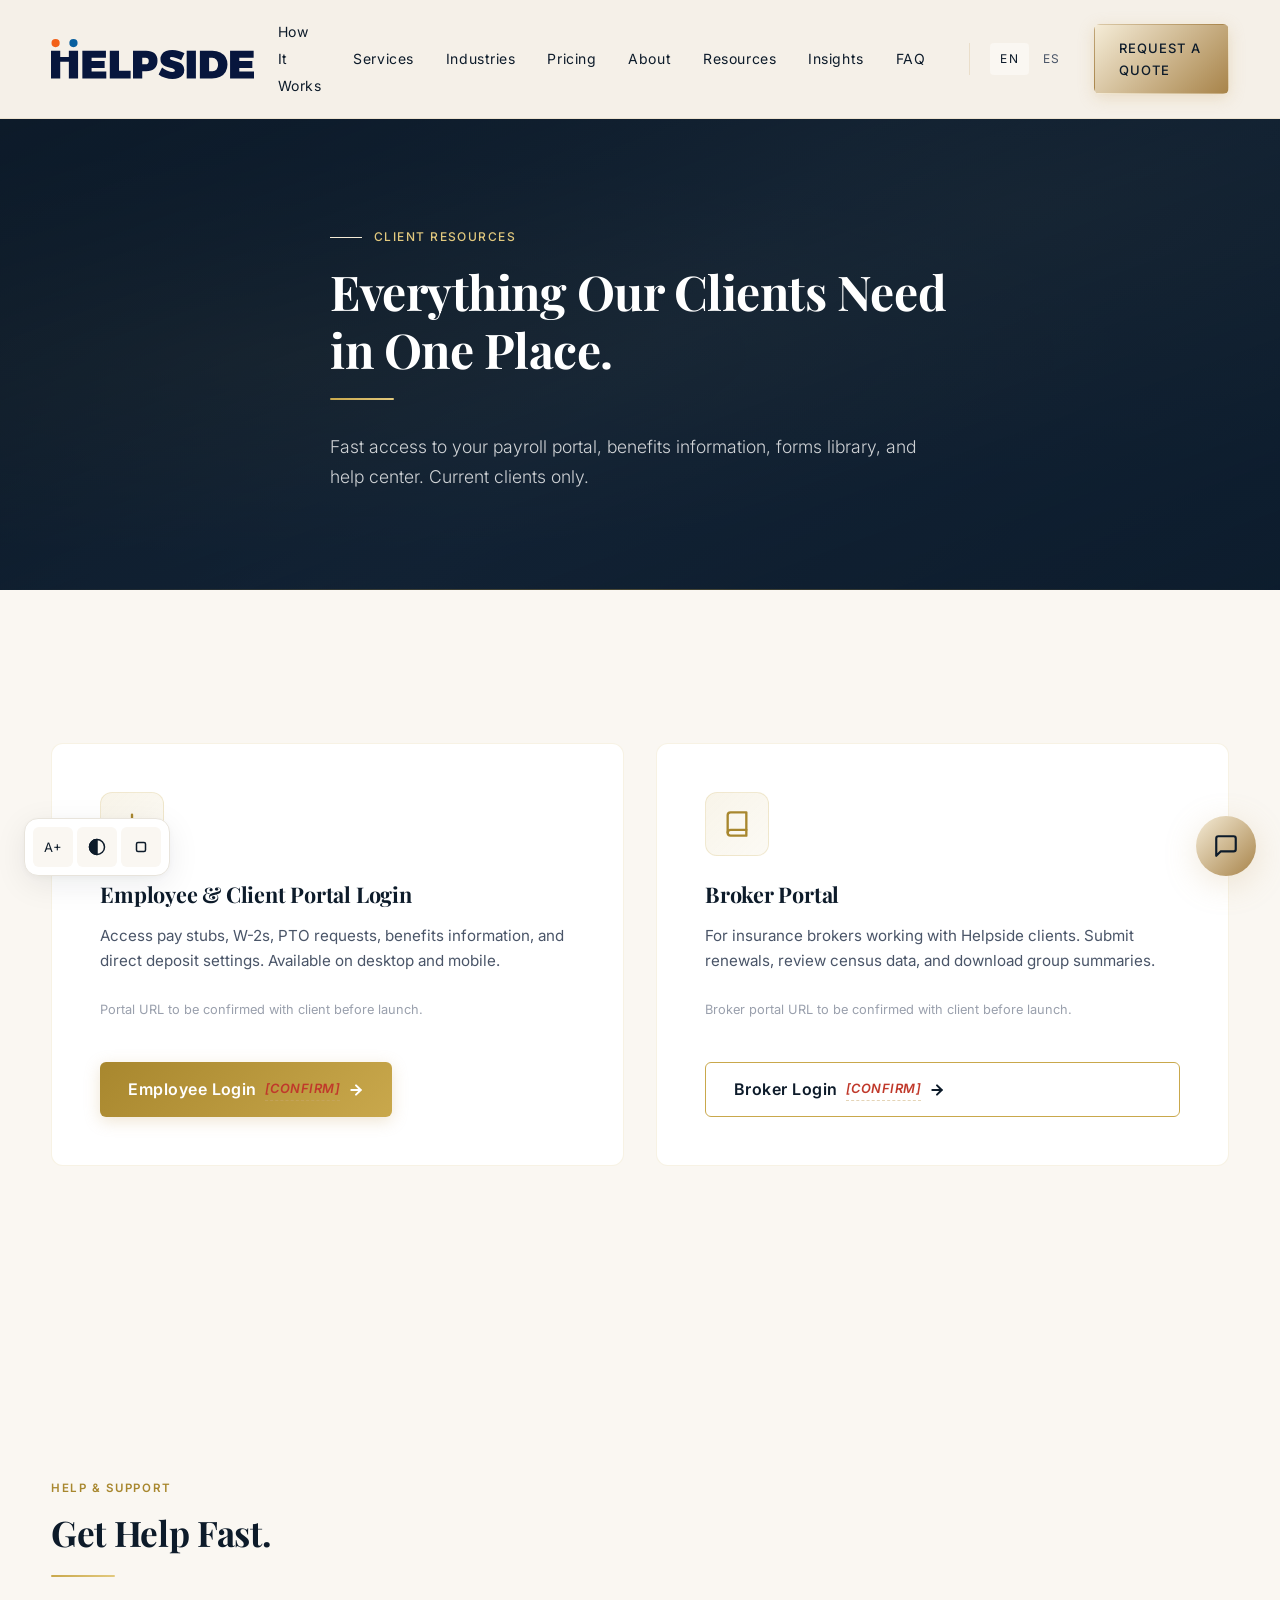
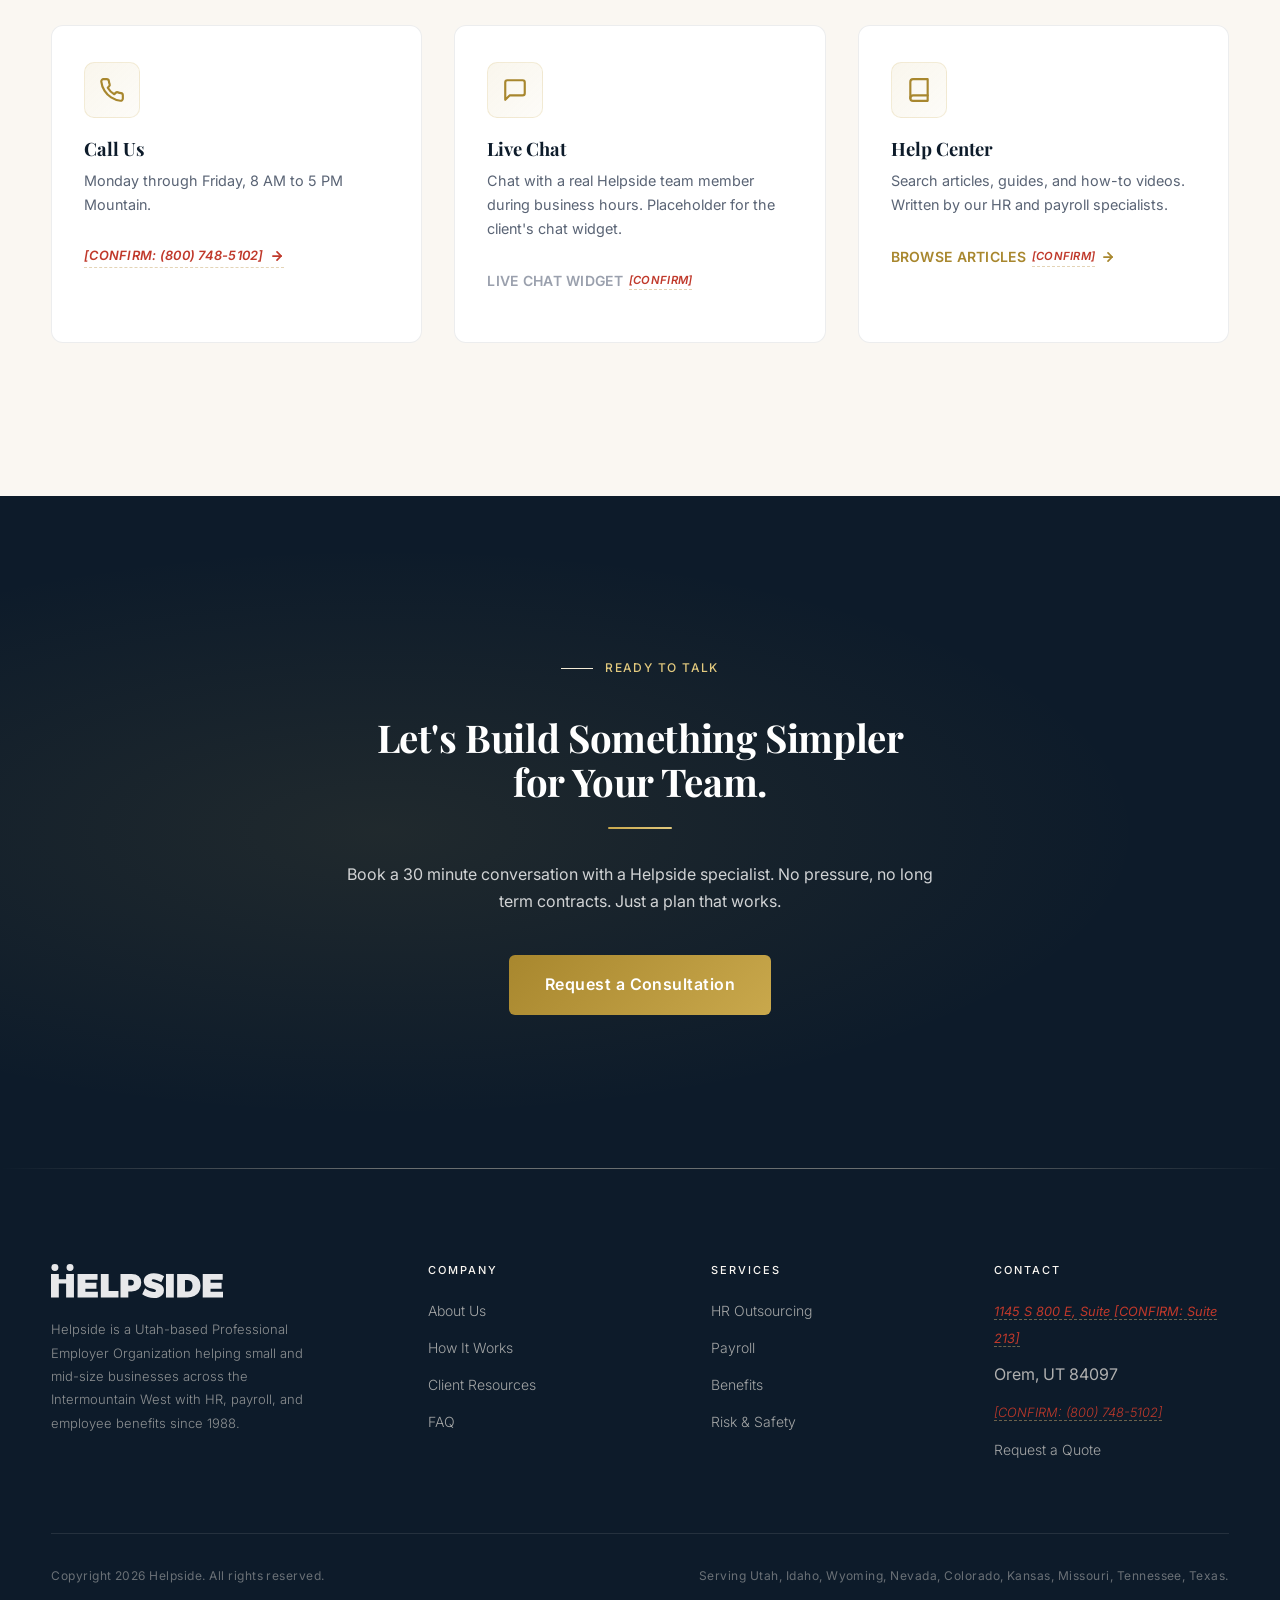
<file: resources.html>
<!DOCTYPE html>
<html lang="en">
<head>
<meta charset="UTF-8">
<meta name="viewport" content="width=device-width, initial-scale=1.0">
<title>Client Resources &amp; Employee Login | Helpside</title>
<meta name="description" content="Helpside client resources including the employee portal, broker portal, help center, and support contact options. For current clients and broker partners.">
<link rel="canonical" href="https://kinggavint.github.io/helpside-preview-v2/resources.html">
<meta property="og:title" content="Client Resources &amp; Employee Login | Helpside">
<meta property="og:description" content="Helpside client resources including the employee portal, broker portal, help center, and support contact options. For current clients and broker partners.">
<meta property="og:type" content="website">
<meta property="og:image" content="https://kinggavint.github.io/helpside-preview-v2/assets/helpside-logo-with-tagline.png">
<meta property="og:url" content="https://kinggavint.github.io/helpside-preview-v2/resources.html">
<meta name="twitter:card" content="summary_large_image">
<link rel="icon" type="image/svg+xml" href="assets/helpside-logo.svg">
<link rel="preconnect" href="https://fonts.googleapis.com">
<link rel="preconnect" href="https://fonts.gstatic.com" crossorigin>
<link href="https://fonts.googleapis.com/css2?family=Archivo+Black&family=Hind:wght@300;400;500;600&family=Playfair+Display:ital,wght@0,400;0,600;0,700;1,400;1,600&family=Inter:wght@300;400;500;600&display=swap" rel="stylesheet">
<link rel="stylesheet" href="css/base.css">
<script type="application/ld+json">
{"@context":"https://schema.org","@type":"BreadcrumbList","itemListElement":[{"@type":"ListItem","position":1,"name":"Home","item":"https://kinggavint.github.io/helpside-preview-v2/"},{"@type":"ListItem","position":2,"name":"Client Resources","item":"https://kinggavint.github.io/helpside-preview-v2/resources.html"}]}
</script>

<style>
  /* ── Premium Resources Page Styles ── */

  /* CSS Variables */
  :root {
    --gold: #C9A84C;
    --gold-light: #E2C97E;
    --gold-dark: #A8872E;
    --navy: #0D1B2A;
    --navy-mid: #162337;
    --ivory: #FAF7F2;
    --champagne: #F5ECD7;
  }

  /* ── Hero Premium Overlay ── */
  .hero-short {
    position: relative;
    background: linear-gradient(135deg, var(--navy) 0%, #1a2e45 50%, #0f2338 100%);
    overflow: hidden;
    padding: 100px 0 80px;
  }

  .hero-short::before {
    content: '';
    position: absolute;
    inset: 0;
    background:
      radial-gradient(ellipse at 20% 50%, rgba(201, 168, 76, 0.12) 0%, transparent 60%),
      radial-gradient(ellipse at 80% 20%, rgba(201, 168, 76, 0.08) 0%, transparent 50%);
    pointer-events: none;
  }

  .hero-short::after {
    content: '';
    position: absolute;
    bottom: 0;
    left: 0;
    right: 0;
    height: 1px;
    background: linear-gradient(90deg, transparent, var(--gold), transparent);
  }

  .hero-overlay {
    position: absolute;
    inset: 0;
    background: linear-gradient(
      160deg,
      rgba(13, 27, 42, 0.85) 0%,
      rgba(13, 27, 42, 0.6) 50%,
      rgba(13, 27, 42, 0.75) 100%
    );
    pointer-events: none;
    z-index: 1;
  }

  .hero-short .container {
    position: relative;
    z-index: 2;
  }

  /* ── Playfair Headings ── */
  .playfair,
  .hero-short h1,
  .resources-section-title {
    font-family: 'Playfair Display', Georgia, serif;
    font-weight: 700;
    letter-spacing: -0.01em;
  }

  .hero-short h1 {
    font-family: 'Playfair Display', Georgia, serif;
    font-weight: 700;
    font-size: clamp(2rem, 4vw, 3rem);
    color: #fff;
    line-height: 1.2;
    margin-bottom: 16px;
  }

  .hero-short .eyebrow {
    color: var(--gold-light);
    font-family: 'Inter', sans-serif;
    font-weight: 500;
    letter-spacing: 0.12em;
    text-transform: uppercase;
    font-size: 0.75rem;
    margin-bottom: 16px;
  }

  .hero-short .lede {
    color: rgba(255, 255, 255, 0.8);
    font-family: 'Inter', sans-serif;
    font-size: 1.1rem;
    font-weight: 300;
    max-width: 56ch;
    line-height: 1.7;
  }

  /* ── Gold Accent Line ── */
  .gold-accent-line {
    display: block;
    width: 64px;
    height: 2px;
    background: linear-gradient(90deg, var(--gold), var(--gold-light));
    margin: 20px 0 32px;
    border-radius: 2px;
  }

  .gold-accent-line--center {
    margin-left: auto;
    margin-right: auto;
  }

  /* ── Section Headings ── */
  .resources-section-title {
    font-family: 'Playfair Display', Georgia, serif;
    font-size: clamp(1.6rem, 3vw, 2.2rem);
    color: var(--navy);
    margin-bottom: 8px;
    line-height: 1.25;
  }

  .band-cream .resources-section-title {
    color: var(--navy);
  }

  .band-navy .resources-section-title {
    color: #fff;
    font-family: 'Playfair Display', Georgia, serif;
  }

  /* ── Premium Resource Cards ── */
  .resource-card {
    background: #fff;
    border: 1px solid rgba(201, 168, 76, 0.15);
    border-radius: 12px;
    padding: 48px;
    position: relative;
    overflow: hidden;
    transition: transform 0.35s cubic-bezier(0.22, 1, 0.36, 1),
                box-shadow 0.35s cubic-bezier(0.22, 1, 0.36, 1),
                border-color 0.3s ease;
    display: flex;
    flex-direction: column;
  }

  .resource-card::before {
    content: '';
    position: absolute;
    top: 0;
    left: 0;
    right: 0;
    height: 3px;
    background: linear-gradient(90deg, var(--gold-dark), var(--gold-light));
    transform: scaleX(0);
    transform-origin: left;
    transition: transform 0.4s cubic-bezier(0.22, 1, 0.36, 1);
  }

  .resource-card:hover {
    transform: translateY(-6px);
    box-shadow: 0 20px 60px rgba(13, 27, 42, 0.12), 0 4px 16px rgba(201, 168, 76, 0.1);
    border-color: rgba(201, 168, 76, 0.35);
  }

  .resource-card:hover::before {
    transform: scaleX(1);
  }

  /* ── Resource Card Icons ── */
  .resource-card__icon {
    display: flex;
    align-items: center;
    justify-content: center;
    width: 64px;
    height: 64px;
    border-radius: 12px;
    background: linear-gradient(135deg, rgba(201, 168, 76, 0.12), rgba(201, 168, 76, 0.06));
    border: 1px solid rgba(201, 168, 76, 0.2);
    margin-bottom: 24px;
    color: var(--gold-dark);
    transition: background 0.3s ease, transform 0.3s ease;
    flex-shrink: 0;
  }

  .resource-card:hover .resource-card__icon {
    background: linear-gradient(135deg, rgba(201, 168, 76, 0.2), rgba(201, 168, 76, 0.1));
    transform: scale(1.05);
  }

  .resource-card h3 {
    font-family: 'Playfair Display', Georgia, serif;
    font-size: 1.35rem;
    font-weight: 700;
    color: var(--navy);
    margin-bottom: 14px;
    line-height: 1.3;
  }

  .resource-card p {
    font-family: 'Inter', sans-serif;
    color: #4a5568;
    font-size: 0.95rem;
    line-height: 1.7;
  }

  .resource-card .card-meta {
    color: #9aa0ad;
    font-size: 0.8rem;
    margin-top: 10px;
    font-family: 'Inter', sans-serif;
  }

  /* ── Premium Buttons on Cards ── */
  .resource-card .btn-primary {
    margin-top: auto;
    padding-top: 24px;
    align-self: flex-start;
    background: linear-gradient(135deg, var(--gold-dark), var(--gold));
    border: none;
    color: #fff;
    font-family: 'Inter', sans-serif;
    font-weight: 600;
    letter-spacing: 0.03em;
    padding: 14px 28px;
    border-radius: 6px;
    transition: all 0.3s ease;
    display: inline-flex;
    align-items: center;
    gap: 8px;
    text-decoration: none;
    margin-top: 28px;
  }

  .resource-card .btn-primary:hover {
    background: linear-gradient(135deg, var(--gold), var(--gold-light));
    transform: translateX(3px);
    box-shadow: 0 4px 16px rgba(201, 168, 76, 0.35);
  }

  .resource-card .btn-secondary {
    margin-top: 28px;
    align-self: flex-start;
    background: transparent;
    border: 1.5px solid var(--gold);
    color: var(--navy);
    font-family: 'Inter', sans-serif;
    font-weight: 600;
    letter-spacing: 0.03em;
    padding: 13px 28px;
    border-radius: 6px;
    transition: all 0.3s ease;
    display: inline-flex;
    align-items: center;
    gap: 8px;
    text-decoration: none;
  }

  .resource-card .btn-secondary:hover {
    background: rgba(201, 168, 76, 0.08);
    border-color: var(--gold-dark);
    color: var(--navy);
    transform: translateX(3px);
  }

  /* ── Support Cards (3 col) ── */
  .support-card {
    background: #fff;
    border: 1px solid rgba(13, 27, 42, 0.08);
    border-radius: 12px;
    padding: 36px 32px;
    position: relative;
    overflow: hidden;
    transition: transform 0.35s cubic-bezier(0.22, 1, 0.36, 1),
                box-shadow 0.35s cubic-bezier(0.22, 1, 0.36, 1),
                border-color 0.3s ease;
  }

  .support-card::after {
    content: '';
    position: absolute;
    bottom: 0;
    left: 24px;
    right: 24px;
    height: 2px;
    background: linear-gradient(90deg, transparent, var(--gold), transparent);
    transform: scaleX(0);
    transition: transform 0.4s ease;
    border-radius: 2px;
  }

  .support-card:hover {
    transform: translateY(-5px);
    box-shadow: 0 16px 48px rgba(13, 27, 42, 0.1);
    border-color: rgba(201, 168, 76, 0.25);
  }

  .support-card:hover::after {
    transform: scaleX(1);
  }

  .support-card__icon {
    display: flex;
    align-items: center;
    justify-content: center;
    width: 56px;
    height: 56px;
    border-radius: 10px;
    background: linear-gradient(135deg, rgba(201, 168, 76, 0.1), rgba(201, 168, 76, 0.04));
    border: 1px solid rgba(201, 168, 76, 0.18);
    margin-bottom: 20px;
    color: var(--gold-dark);
    transition: transform 0.3s ease;
  }

  .support-card:hover .support-card__icon {
    transform: scale(1.08) rotate(-3deg);
  }

  .support-card h4 {
    font-family: 'Playfair Display', Georgia, serif;
    font-size: 1.15rem;
    font-weight: 700;
    color: var(--navy);
    margin-bottom: 10px;
  }

  .support-card p {
    font-family: 'Inter', sans-serif;
    color: #5a6475;
    font-size: 0.9rem;
    line-height: 1.65;
  }

  .support-card .card__link {
    display: inline-flex;
    align-items: center;
    gap: 6px;
    color: var(--gold-dark);
    font-family: 'Inter', sans-serif;
    font-weight: 600;
    font-size: 0.875rem;
    letter-spacing: 0.02em;
    margin-top: 14px;
    text-decoration: none;
    transition: gap 0.2s ease, color 0.2s ease;
  }

  .support-card .card__link:hover {
    gap: 10px;
    color: var(--gold);
  }

  /* ── CTA Band ── */
  .band-navy {
    background: linear-gradient(135deg, var(--navy) 0%, #1a2e45 100%);
    position: relative;
    overflow: hidden;
  }

  .band-navy::before {
    content: '';
    position: absolute;
    inset: 0;
    background: radial-gradient(ellipse at 30% 50%, rgba(201, 168, 76, 0.1) 0%, transparent 60%);
    pointer-events: none;
  }

  .band-navy .container {
    position: relative;
    z-index: 1;
  }

  .band-navy h2 {
    font-family: 'Playfair Display', Georgia, serif;
    color: #fff;
  }

  .band-navy .btn-primary {
    background: linear-gradient(135deg, var(--gold-dark), var(--gold));
    color: #fff;
    font-family: 'Inter', sans-serif;
    font-weight: 600;
    border: none;
    padding: 16px 36px;
    border-radius: 6px;
    font-size: 1rem;
    letter-spacing: 0.03em;
    transition: all 0.3s ease;
    text-decoration: none;
    display: inline-block;
  }

  .band-navy .btn-primary:hover {
    background: linear-gradient(135deg, var(--gold), var(--gold-light));
    transform: translateY(-2px);
    box-shadow: 0 8px 28px rgba(201, 168, 76, 0.4);
  }

  /* ── Scroll-triggered Animations ── */
  [data-animate] {
    opacity: 0;
    transform: translateY(28px);
    transition: opacity 0.65s cubic-bezier(0.22, 1, 0.36, 1),
                transform 0.65s cubic-bezier(0.22, 1, 0.36, 1);
  }

  [data-animate].is-visible {
    opacity: 1;
    transform: translateY(0);
  }

  [data-animate-delay="1"] { transition-delay: 0.1s; }
  [data-animate-delay="2"] { transition-delay: 0.2s; }
  [data-animate-delay="3"] { transition-delay: 0.3s; }
  [data-animate-delay="4"] { transition-delay: 0.4s; }

  /* ── Band Cream Background ── */
  .band-cream {
    background: var(--ivory);
  }

  /* ── Eyebrow in sections ── */
  .section-eyebrow {
    display: inline-block;
    font-family: 'Inter', sans-serif;
    font-weight: 600;
    font-size: 0.72rem;
    letter-spacing: 0.14em;
    text-transform: uppercase;
    color: var(--gold-dark);
    margin-bottom: 12px;
  }

  /* ── Confirm inline ── */
  .confirm-inline[data-unverified="true"] {
    color: #c0392b;
    font-size: 0.8em;
    font-style: italic;
  }
</style>
</head>
<body>
<a class="skip-link" href="#main">Skip to main content</a>
<nav class="site-nav" aria-label="Primary">
  <div class="site-nav__inner">
    <a class="site-nav__logo" href="index.html" aria-label="Helpside home">
      <img src="assets/helpside-logo.svg" alt="Helpside">
    </a>
    <button class="nav-toggle" aria-label="Menu"><span></span><span></span><span></span></button>
    <ul class="site-nav__links">
      <li><a href="how-it-works.html">How It Works</a></li>
      <li><a href="services.html">Services</a></li>
      <li><a href="industries.html">Industries</a></li>
      <li><a href="pricing.html">Pricing</a></li>
      <li><a href="about.html">About</a></li>
      <li><a href="resources.html">Resources</a></li>
      <li><a href="blog.html">Insights</a></li>
      <li><a href="faq.html">FAQ</a></li>
    </ul>
    <div class="lang-switch" role="group" aria-label="Language" data-missing-asset="translations">
      <a href="index.html" aria-current="true">EN</a>
      <a href="es/index.html">ES</a>
    </div>
    <a class="btn btn-primary site-nav__cta" href="contact.html">Request a Quote</a>
  </div>
</nav>

<main id="main">

<!-- ── Premium Hero ── -->
<section class="hero hero-short">
  <div class="hero-overlay"></div>
  <div class="container">
    <p class="eyebrow">Client Resources</p>
    <h1 class="playfair">Everything Our Clients Need in One Place.</h1>
    <span class="gold-accent-line"></span>
    <p class="lede">Fast access to your payroll portal, benefits information, forms library, and help center. Current clients only.</p>
  </div>
</section>

<!-- ── Portal Cards ── -->
<section class="band">
  <div class="container">
    <div class="grid grid-2">

      <div class="resource-card" data-animate data-animate-delay="1" data-blocker="portal_url">
        <div class="resource-card__icon">
          <svg width="28" height="28" viewBox="0 0 24 24" fill="none" stroke="currentColor" stroke-width="2" stroke-linecap="round" stroke-linejoin="round"><line x1="18" y1="20" x2="18" y2="10"/><line x1="12" y1="20" x2="12" y2="4"/><line x1="6" y1="20" x2="6" y2="14"/></svg>
        </div>
        <h3>Employee &amp; Client Portal Login</h3>
        <p>Access pay stubs, W-2s, PTO requests, benefits information, and direct deposit settings. Available on desktop and mobile.</p>
        <p class="card-meta">Portal URL to be confirmed with client before launch.</p>
        <a href="#" class="btn-primary" style="margin-top: 28px; display:inline-flex; align-items:center; gap:8px; background: linear-gradient(135deg, #A8872E, #C9A84C); color:#fff; font-family:'Inter',sans-serif; font-weight:600; letter-spacing:0.03em; padding:14px 28px; border-radius:6px; text-decoration:none; transition: all 0.3s ease;">
          Employee Login <span class="confirm-inline" data-unverified="true">[CONFIRM]</span>
          <svg width="16" height="16" viewBox="0 0 24 24" fill="none" stroke="currentColor" stroke-width="3" stroke-linecap="round" stroke-linejoin="round"><line x1="5" y1="12" x2="19" y2="12"/><polyline points="12 5 19 12 12 19"/></svg>
        </a>
      </div>

      <div class="resource-card" data-animate data-animate-delay="2">
        <div class="resource-card__icon">
          <svg width="28" height="28" viewBox="0 0 24 24" fill="none" stroke="currentColor" stroke-width="2" stroke-linecap="round" stroke-linejoin="round"><path d="M4 19.5A2.5 2.5 0 0 1 6.5 17H20"/><path d="M6.5 2H20v20H6.5A2.5 2.5 0 0 1 4 19.5v-15A2.5 2.5 0 0 1 6.5 2z"/></svg>
        </div>
        <h3>Broker Portal</h3>
        <p>For insurance brokers working with Helpside clients. Submit renewals, review census data, and download group summaries.</p>
        <p class="card-meta">Broker portal URL to be confirmed with client before launch.</p>
        <a href="#" style="margin-top: 28px; display:inline-flex; align-items:center; gap:8px; background: transparent; border: 1.5px solid #C9A84C; color: #0D1B2A; font-family:'Inter',sans-serif; font-weight:600; letter-spacing:0.03em; padding:13px 28px; border-radius:6px; text-decoration:none; transition: all 0.3s ease;">
          Broker Login <span class="confirm-inline" data-unverified="true">[CONFIRM]</span>
          <svg width="16" height="16" viewBox="0 0 24 24" fill="none" stroke="currentColor" stroke-width="3" stroke-linecap="round" stroke-linejoin="round"><line x1="5" y1="12" x2="19" y2="12"/><polyline points="12 5 19 12 12 19"/></svg>
        </a>
      </div>

    </div>
  </div>
</section>

<!-- ── Support Section ── -->
<section class="band band-cream">
  <div class="container">
    <div data-animate style="max-width: 60ch; margin-bottom: 48px;">
      <span class="section-eyebrow">Help &amp; Support</span>
      <h2 class="resources-section-title">Get Help Fast.</h2>
      <span class="gold-accent-line"></span>
    </div>

    <div class="grid grid-3">

      <div class="support-card" data-animate data-animate-delay="1">
        <div class="support-card__icon">
          <svg width="26" height="26" viewBox="0 0 24 24" fill="none" stroke="currentColor" stroke-width="2" stroke-linecap="round" stroke-linejoin="round"><path d="M22 16.92v3a2 2 0 0 1-2.18 2 19.79 19.79 0 0 1-8.63-3.07 19.5 19.5 0 0 1-6-6 19.79 19.79 0 0 1-3.07-8.67A2 2 0 0 1 4.11 2h3a2 2 0 0 1 2 1.72 12.84 12.84 0 0 0 .7 2.81 2 2 0 0 1-.45 2.11L8.09 9.91a16 16 0 0 0 6 6l1.27-1.27a2 2 0 0 1 2.11-.45 12.84 12.84 0 0 0 2.81.7A2 2 0 0 1 22 16.92z"/></svg>
        </div>
        <h4>Call Us</h4>
        <p>Monday through Friday, 8 AM to 5 PM Mountain.</p>
        <a href="tel:+18007485102" class="card__link confirm-inline" data-unverified="true">
          [CONFIRM: (800) 748-5102]
          <svg width="14" height="14" viewBox="0 0 24 24" fill="none" stroke="currentColor" stroke-width="3" stroke-linecap="round" stroke-linejoin="round"><line x1="5" y1="12" x2="19" y2="12"/><polyline points="12 5 19 12 12 19"/></svg>
        </a>
      </div>

      <div class="support-card" data-animate data-animate-delay="2">
        <div class="support-card__icon">
          <svg width="26" height="26" viewBox="0 0 24 24" fill="none" stroke="currentColor" stroke-width="2" stroke-linecap="round" stroke-linejoin="round"><path d="M21 15a2 2 0 0 1-2 2H7l-4 4V5a2 2 0 0 1 2-2h14a2 2 0 0 1 2 2z"/></svg>
        </div>
        <h4>Live Chat</h4>
        <p>Chat with a real Helpside team member during business hours. Placeholder for the client's chat widget.</p>
        <p class="card__link" style="color: #9aa0ad; font-family:'Inter',sans-serif; font-size:0.875rem; margin-top:14px;">Live chat widget <span class="confirm-inline" data-unverified="true">[CONFIRM]</span></p>
      </div>

      <div class="support-card" data-animate data-animate-delay="3">
        <div class="support-card__icon">
          <svg width="26" height="26" viewBox="0 0 24 24" fill="none" stroke="currentColor" stroke-width="2" stroke-linecap="round" stroke-linejoin="round"><path d="M4 19.5A2.5 2.5 0 0 1 6.5 17H20"/><path d="M6.5 2H20v20H6.5A2.5 2.5 0 0 1 4 19.5v-15A2.5 2.5 0 0 1 6.5 2z"/></svg>
        </div>
        <h4>Help Center</h4>
        <p>Search articles, guides, and how-to videos. Written by our HR and payroll specialists.</p>
        <a href="#" class="card__link">
          Browse articles <span class="confirm-inline" data-unverified="true">[CONFIRM]</span>
          <svg width="14" height="14" viewBox="0 0 24 24" fill="none" stroke="currentColor" stroke-width="3" stroke-linecap="round" stroke-linejoin="round"><line x1="5" y1="12" x2="19" y2="12"/><polyline points="12 5 19 12 12 19"/></svg>
        </a>
      </div>

    </div>
  </div>
</section>

<!-- ── CTA Band ── -->
<section class="band band-navy">
  <div class="container" style="text-align:center;" data-animate>
    <p class="eyebrow" style="justify-content:center; color: #E2C97E; font-family:'Inter',sans-serif; font-weight:500; letter-spacing:0.12em; text-transform:uppercase; font-size:0.75rem;">Ready to Talk</p>
    <h2 class="playfair" style="max-width: 22ch; margin: 16px auto 24px; color:#fff; font-size: clamp(1.6rem, 3vw, 2.4rem);">Let's Build Something Simpler for Your Team.</h2>
    <span class="gold-accent-line gold-accent-line--center"></span>
    <p style="max-width: 60ch; margin: 0 auto 40px; color: rgba(255,255,255,0.8); font-family:'Inter',sans-serif; font-size:1rem; line-height:1.7;">Book a 30 minute conversation with a Helpside specialist. No pressure, no long term contracts. Just a plan that works.</p>
    <a href="contact.html" style="display:inline-block; background: linear-gradient(135deg, #A8872E, #C9A84C); color:#fff; font-family:'Inter',sans-serif; font-weight:600; letter-spacing:0.03em; padding:16px 36px; border-radius:6px; font-size:1rem; text-decoration:none; transition: all 0.3s ease;">Request a Consultation</a>
  </div>
</section>

</main>

<footer class="site-footer">
  <div class="container">
    <div class="site-footer__grid">
      <div class="site-footer__brand">
        <img src="assets/helpside-logo.svg" alt="Helpside">
        <p>Helpside is a Utah-based Professional Employer Organization helping small and mid-size businesses across the Intermountain West with HR, payroll, and employee benefits since 1988.</p>
      </div>
      <div>
        <h4>Company</h4>
        <ul>
          <li><a href="about.html">About Us</a></li>
          <li><a href="how-it-works.html">How It Works</a></li>
          <li><a href="resources.html">Client Resources</a></li>
          <li><a href="faq.html">FAQ</a></li>
        </ul>
      </div>
      <div>
        <h4>Services</h4>
        <ul>
          <li><a href="services.html#hr">HR Outsourcing</a></li>
          <li><a href="services.html#payroll">Payroll</a></li>
          <li><a href="services.html#benefits">Benefits</a></li>
          <li><a href="services.html#risk">Risk &amp; Safety</a></li>
        </ul>
      </div>
      <div>
        <h4>Contact</h4>
        <ul>
          <li><span class="confirm-inline" data-unverified="true" title="Address needs client confirmation">1145 S 800 E, Suite [CONFIRM: Suite 213]</span></li>
          <li>Orem, UT 84097</li>
          <li><a href="tel:+18007485102" class="confirm-inline" data-unverified="true" title="Phone needs client confirmation">[CONFIRM: (800) 748-5102]</a></li>
          <li><a href="contact.html">Request a Quote</a></li>
        </ul>
      </div>
    </div>
    <div class="site-footer__meta">
      <span>Copyright 2026 Helpside. All rights reserved.</span>
      <span>Serving Utah, Idaho, Wyoming, Nevada, Colorado, Kansas, Missouri, Tennessee, Texas.</span>
    </div>
  </div>
</footer>

<!-- A11Y toolbar -->
<div id="a11y-toolbar" data-a11y-toolbar role="toolbar" aria-label="Accessibility tools">
  <button type="button" data-a11y="text-size" aria-pressed="false" title="Increase text size" aria-label="Increase text size"><span>A+</span></button>
  <button type="button" data-a11y="contrast" aria-pressed="false" title="High contrast" aria-label="Toggle high contrast">
    <svg viewBox="0 0 24 24" fill="none" stroke="currentColor" stroke-width="2" stroke-linecap="round" stroke-linejoin="round" width="18" height="18"><circle cx="12" cy="12" r="10"/><path d="M12 2a10 10 0 0 0 0 20z" fill="currentColor"/></svg>
  </button>
  <button type="button" data-a11y="motion" aria-pressed="false" title="Reduce motion" aria-label="Toggle reduced motion">
    <svg viewBox="0 0 24 24" fill="none" stroke="currentColor" stroke-width="2" stroke-linecap="round" stroke-linejoin="round" width="18" height="18"><rect x="6" y="6" width="12" height="12" rx="2"/></svg>
  </button>
</div>

<!-- Chat launcher -->
<button id="chat-launcher" data-missing-asset="live_chat_provider" aria-label="Chat with Helpside" aria-expanded="false">
  <svg viewBox="0 0 24 24" fill="none" stroke="currentColor" stroke-width="2" stroke-linecap="round" stroke-linejoin="round"><path d="M21 15a2 2 0 0 1-2 2H7l-4 4V5a2 2 0 0 1 2-2h14a2 2 0 0 1 2 2z"/></svg>
</button>
<div id="chat-modal" role="dialog" aria-labelledby="chat-title" aria-hidden="true">
  <h3 id="chat-title">Talk to a specialist</h3>
  <p>Ask a quick HR, payroll, or benefits question. A Helpside team member will follow up within one business day.</p>
  <form class="chat-form" action="contact.html" method="get">
    <input type="text" name="name" placeholder="Your name" aria-label="Your name" required>
    <input type="email" name="email" placeholder="Work email" aria-label="Work email" required>
    <textarea name="message" placeholder="How can we help?" rows="3" aria-label="Your message" required></textarea>
    <button type="submit">Send Message</button>
  </form>
</div>

<script src="js/site.js" defer></script>

<script>
  // ── Scroll-triggered animations ──
  (function () {
    const prefersReduced = window.matchMedia('(prefers-reduced-motion: reduce)').matches;
    if (prefersReduced) {
      document.querySelectorAll('[data-animate]').forEach(el => {
        el.style.opacity = '1';
        el.style.transform = 'none';
      });
      return;
    }

    const observer = new IntersectionObserver((entries) => {
      entries.forEach(entry => {
        if (entry.isIntersecting) {
          entry.target.classList.add('is-visible');
          observer.unobserve(entry.target);
        }
      });
    }, { threshold: 0.12, rootMargin: '0px 0px -40px 0px' });

    document.querySelectorAll('[data-animate]').forEach(el => observer.observe(el));
  })();
</script>
</body>
</html>
</file>
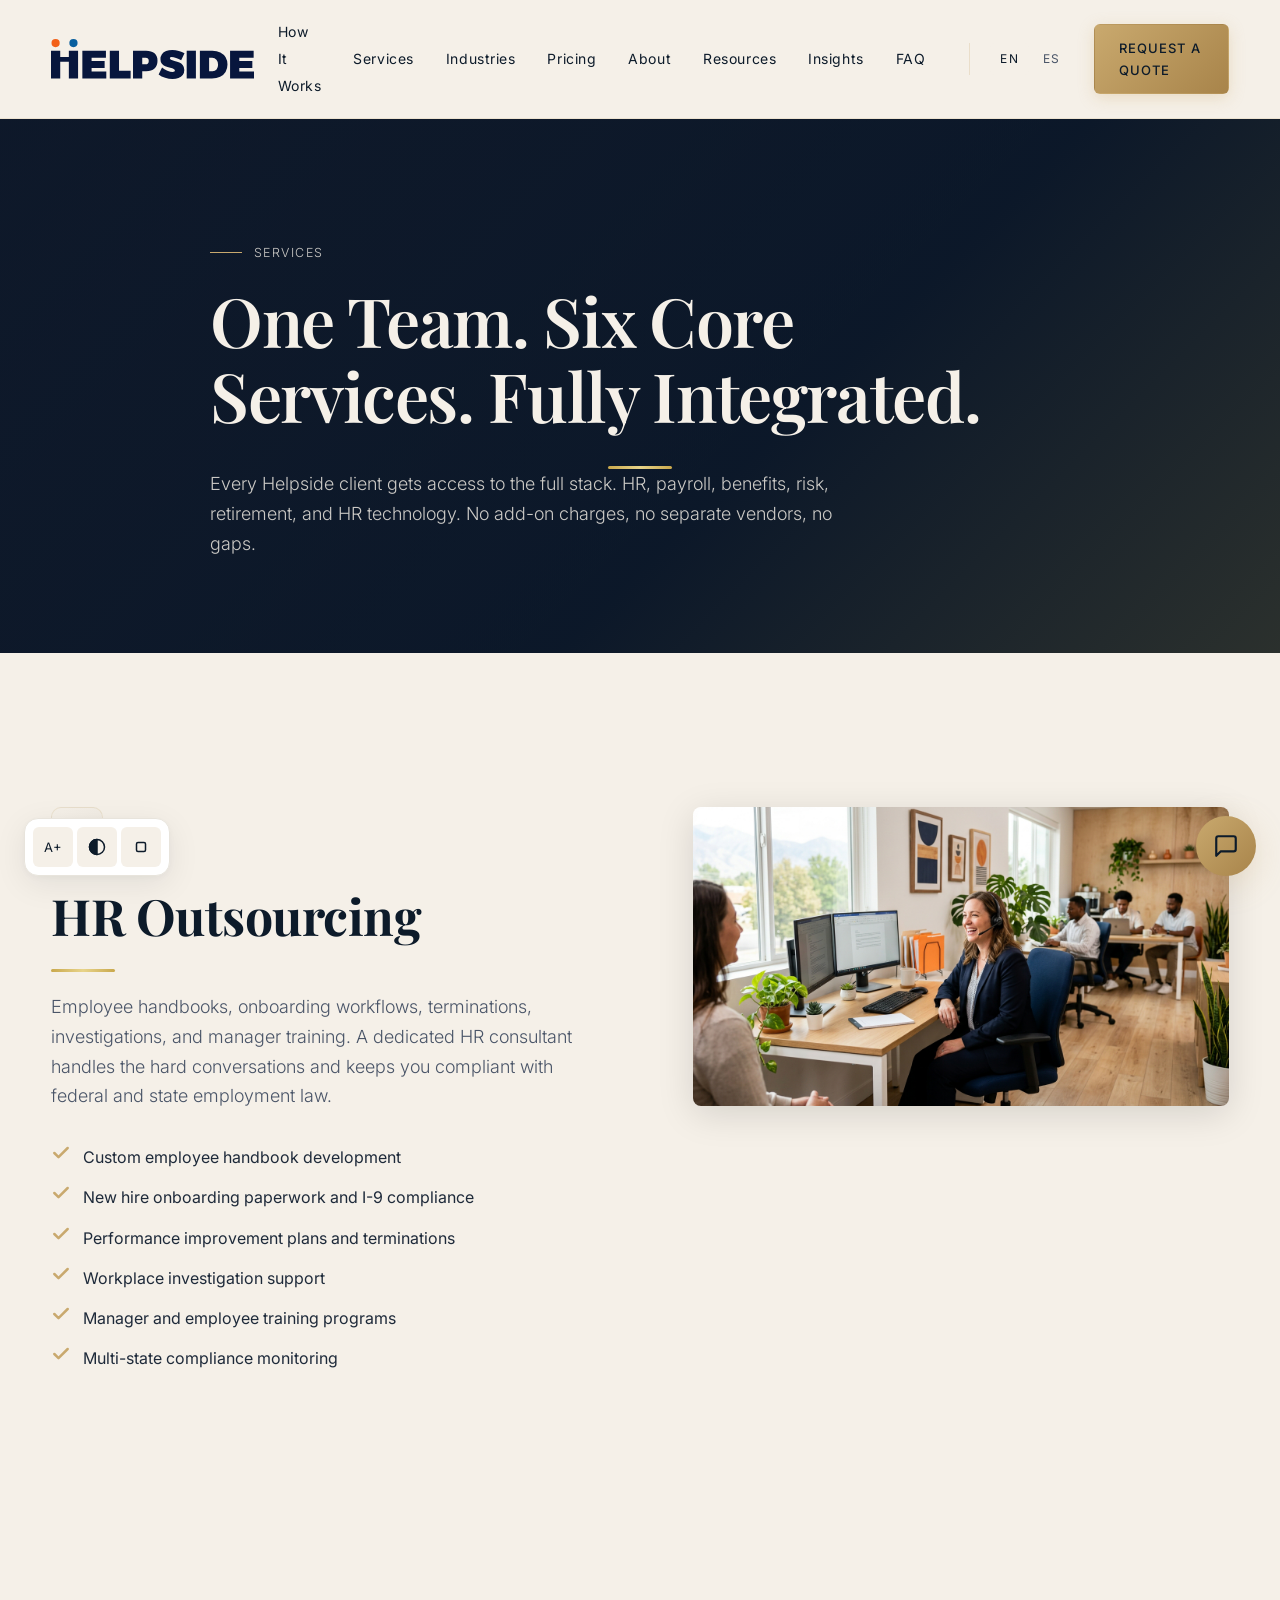
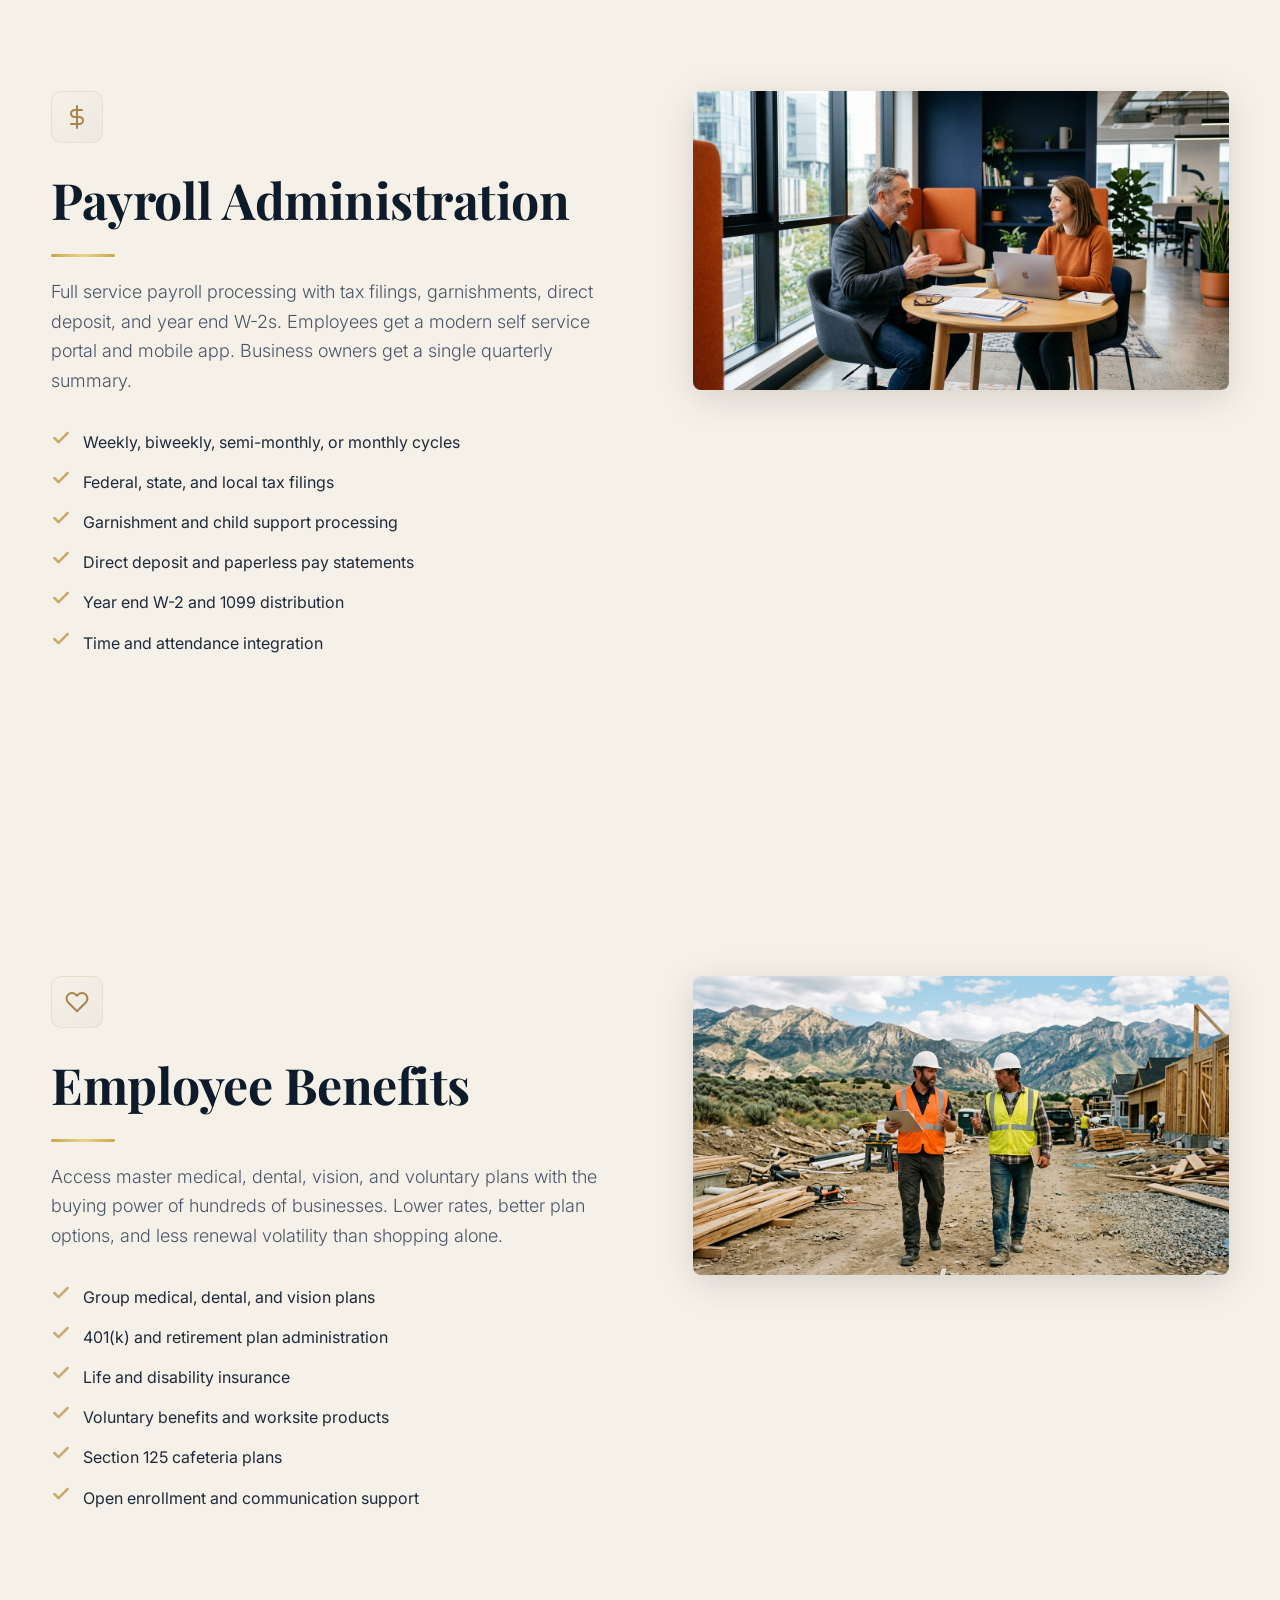
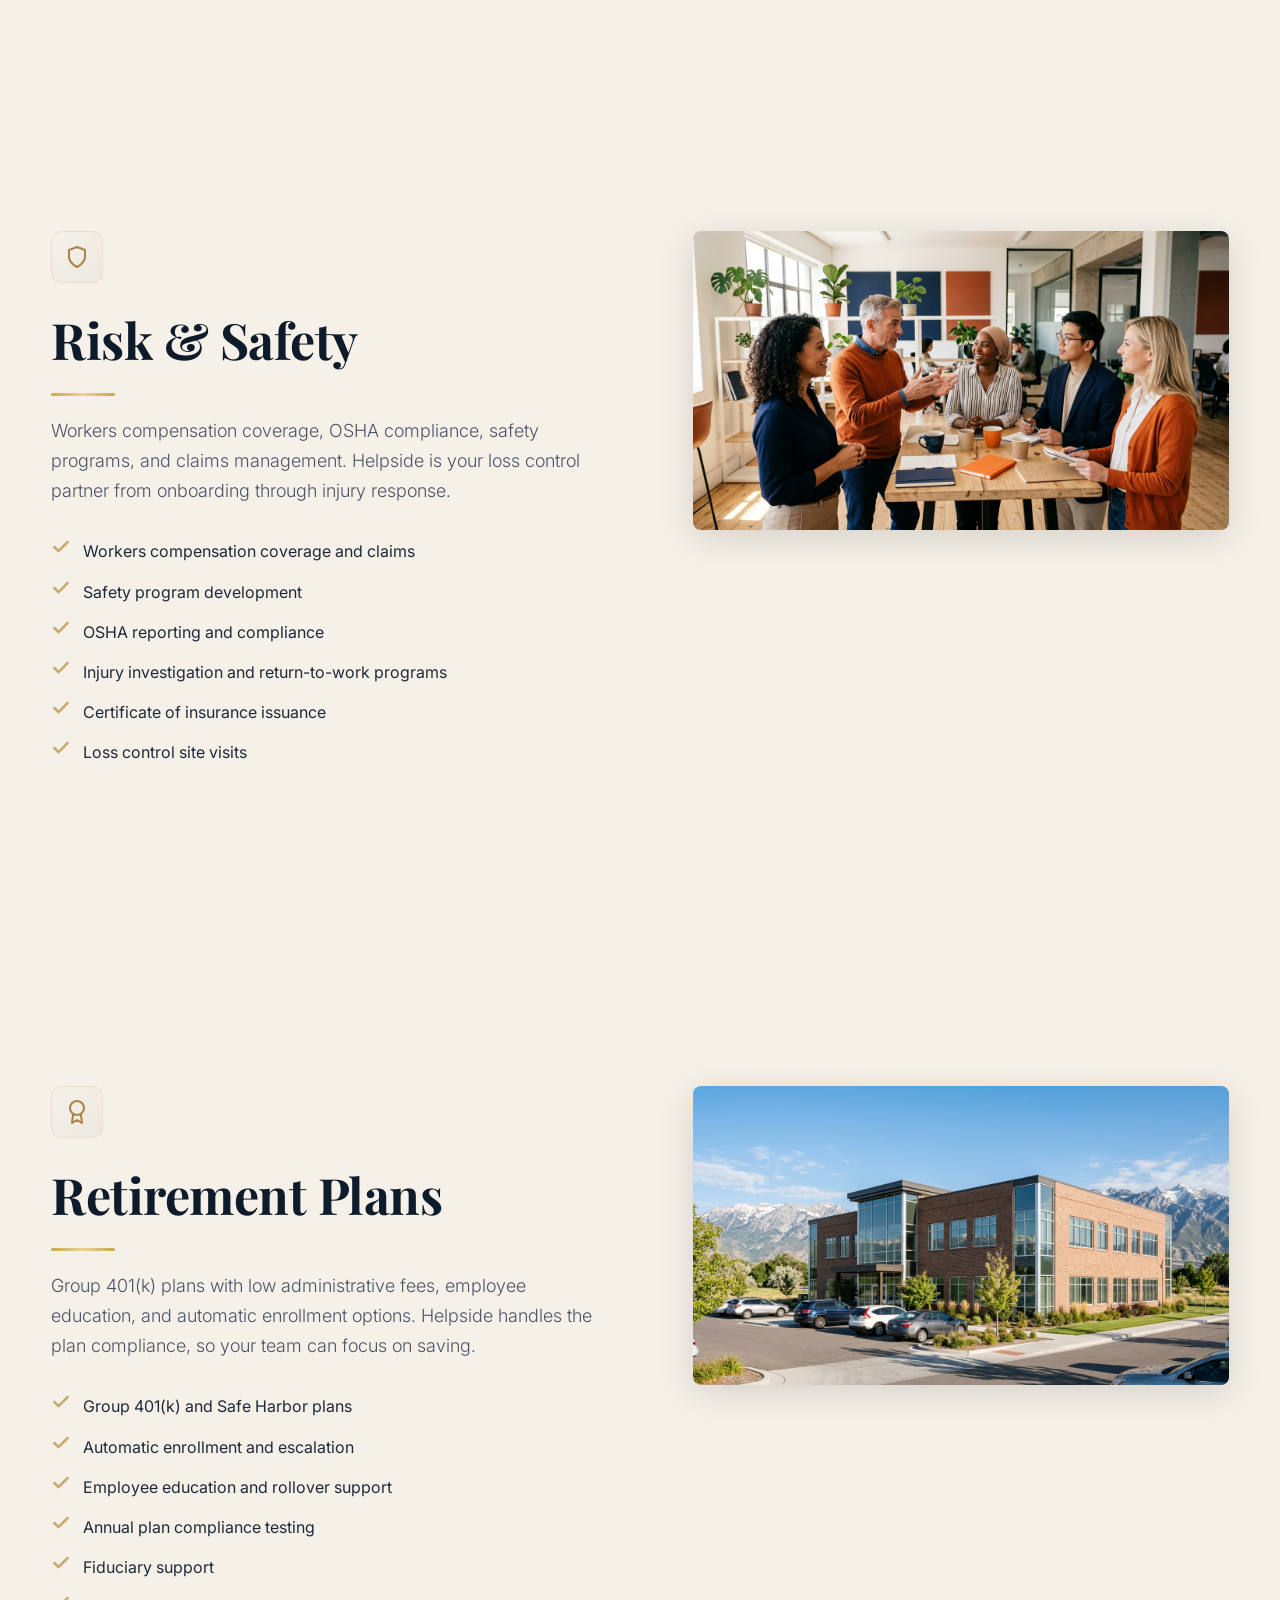
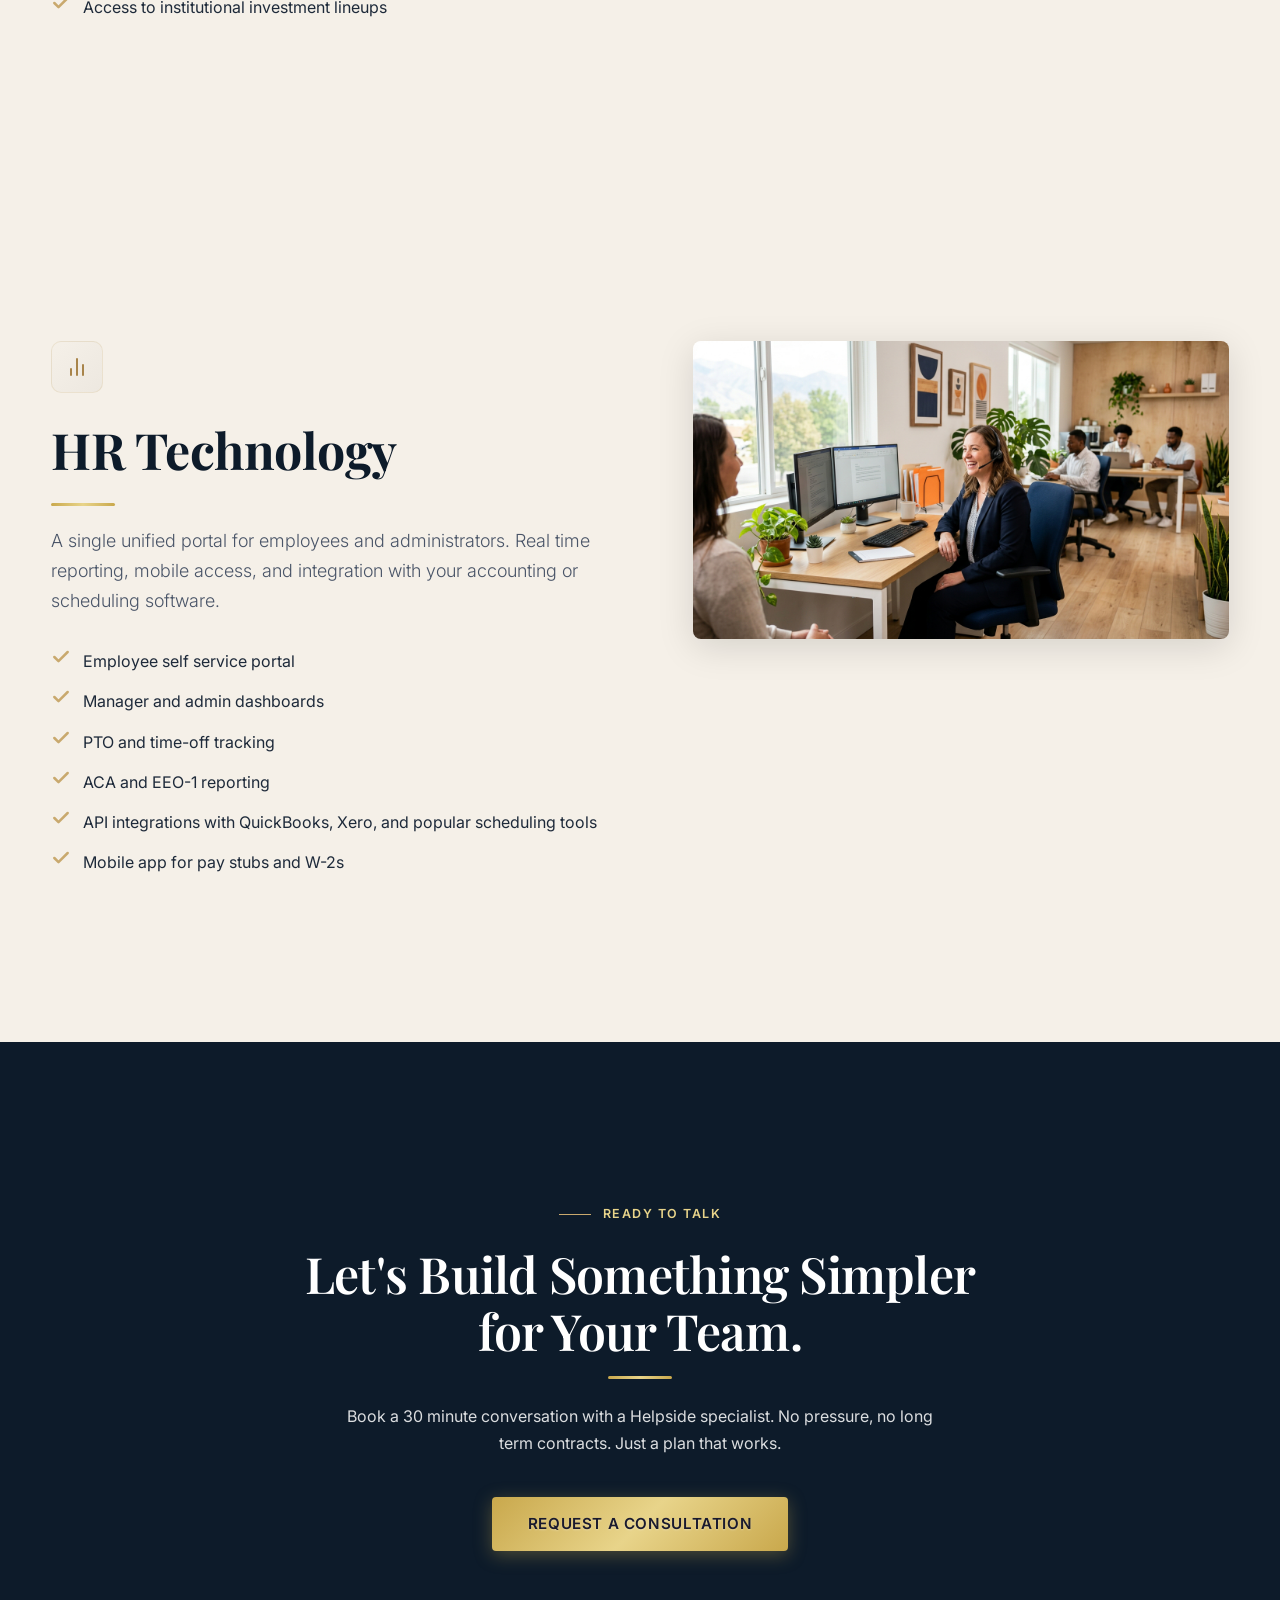
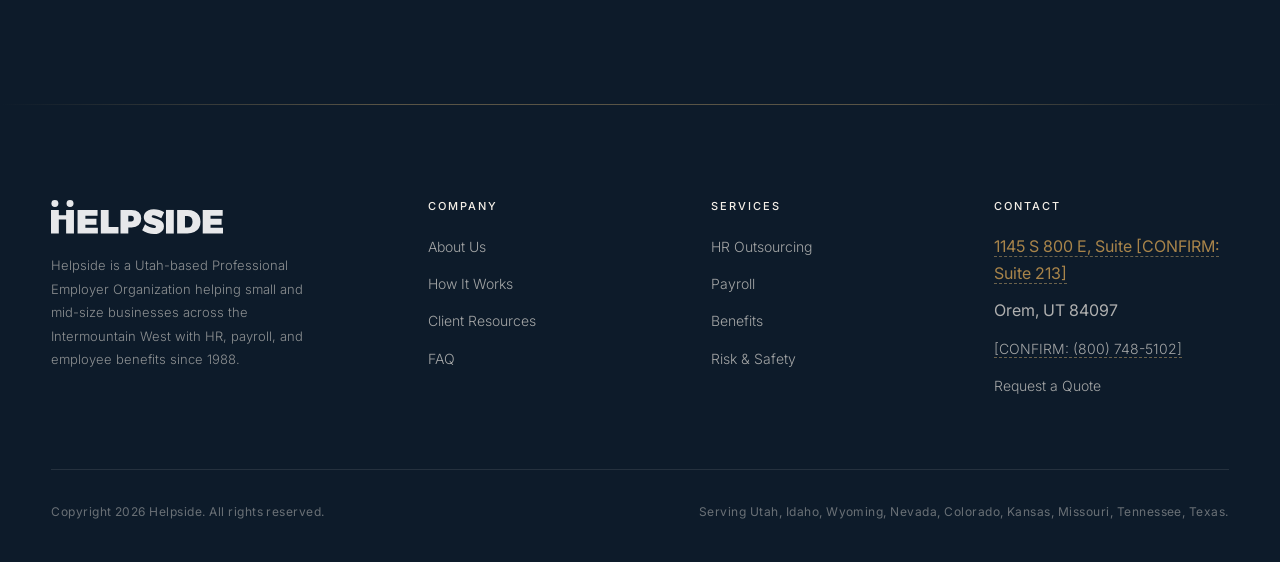
<file: services.html>
<!DOCTYPE html>
<html lang="en">
<head>
<meta charset="UTF-8">
<meta name="viewport" content="width=device-width, initial-scale=1.0">
<title>Services | HR, Payroll, Benefits, Risk, Retirement | Helpside</title>
<meta name="description" content="Helpside delivers HR outsourcing, payroll administration, employee benefits, workers comp, retirement plans, and HR technology as one integrated service. Learn more.">
<link rel="canonical" href="https://kinggavint.github.io/helpside-preview-v2/services.html">
<meta property="og:title" content="Services | HR, Payroll, Benefits, Risk, Retirement | Helpside">
<meta property="og:description" content="Helpside delivers HR outsourcing, payroll administration, employee benefits, workers comp, retirement plans, and HR technology as one integrated service. Learn more.">
<meta property="og:type" content="website">
<meta property="og:image" content="https://kinggavint.github.io/helpside-preview-v2/assets/helpside-logo-with-tagline.png">
<meta property="og:url" content="https://kinggavint.github.io/helpside-preview-v2/services.html">
<meta name="twitter:card" content="summary_large_image">
<link rel="icon" type="image/svg+xml" href="assets/helpside-logo.svg">
<link rel="preconnect" href="https://fonts.googleapis.com">
<link rel="preconnect" href="https://fonts.gstatic.com" crossorigin>
<link href="https://fonts.googleapis.com/css2?family=Archivo+Black&family=Hind:wght@300;400;500;600&family=Playfair+Display:ital,wght@0,400;0,600;0,700;1,400&family=Inter:wght@300;400;500;600&display=swap" rel="stylesheet">
<link rel="stylesheet" href="css/base.css">
<script type="application/ld+json">
{"@context":"https://schema.org","@type":"BreadcrumbList","itemListElement":[{"@type":"ListItem","position":1,"name":"Home","item":"https://kinggavint.github.io/helpside-preview-v2/"},{"@type":"ListItem","position":2,"name":"Services","item":"https://kinggavint.github.io/helpside-preview-v2/services.html"}]}
</script>
<style>
  /* ── Premium typography ── */
  .playfair { font-family: 'Playfair Display', Georgia, serif; }

  /* ── Hero overlay ── */
  .hero-short { position: relative; overflow: hidden; }
  .hero-short .hero-overlay {
    position: absolute;
    inset: 0;
    background: linear-gradient(135deg, rgba(10,20,40,0.72) 0%, rgba(10,20,40,0.45) 60%, rgba(180,145,60,0.18) 100%);
    pointer-events: none;
    z-index: 0;
  }
  .hero-short .container { position: relative; z-index: 1; }

  /* ── Gold accent rule ── */
  .gold-rule {
    display: block;
    width: 64px;
    height: 3px;
    background: linear-gradient(90deg, #c9a84c, #e8d48a, #c9a84c);
    border-radius: 2px;
    margin: 14px auto 0;
  }
  .gold-rule--left { margin-left: 0; }

  /* ── Premium gold CTA button ── */
  .btn-gold {
    display: inline-block;
    padding: 14px 36px;
    background: linear-gradient(135deg, #c9a84c 0%, #e8d48a 50%, #c9a84c 100%);
    color: #1a1a2e !important;
    font-family: 'Inter', sans-serif;
    font-weight: 600;
    font-size: 0.95rem;
    letter-spacing: 0.04em;
    text-transform: uppercase;
    border: none;
    border-radius: 4px;
    cursor: pointer;
    text-decoration: none;
    transition: transform 0.25s ease, box-shadow 0.25s ease, filter 0.25s ease;
    box-shadow: 0 4px 18px rgba(201,168,76,0.35);
  }
  .btn-gold:hover {
    transform: translateY(-2px);
    box-shadow: 0 8px 28px rgba(201,168,76,0.5);
    filter: brightness(1.07);
  }

  /* ── Scroll-animation base ── */
  [data-animate] {
    opacity: 0;
    transform: translateY(28px);
    transition: opacity 0.7s cubic-bezier(0.22,1,0.36,1), transform 0.7s cubic-bezier(0.22,1,0.36,1);
  }
  [data-animate].is-visible {
    opacity: 1;
    transform: translateY(0);
  }
  [data-animate][data-delay="1"] { transition-delay: 0.10s; }
  [data-animate][data-delay="2"] { transition-delay: 0.20s; }
  [data-animate][data-delay="3"] { transition-delay: 0.30s; }
  [data-animate][data-delay="4"] { transition-delay: 0.40s; }

  /* ── Service section headings ── */
  .service-heading {
    font-family: 'Playfair Display', Georgia, serif;
    font-weight: 700;
    letter-spacing: -0.01em;
  }

  /* ── Eyebrow refinement ── */
  .eyebrow {
    font-family: 'Inter', sans-serif;
    font-weight: 600;
    letter-spacing: 0.12em;
    text-transform: uppercase;
    font-size: 0.78rem;
  }

  /* ── Split section image polish ── */
  .split__media img {
    border-radius: 8px;
    box-shadow: 0 8px 36px rgba(0,0,0,0.13);
    transition: transform 0.4s ease, box-shadow 0.4s ease;
  }
  .split__media img:hover {
    transform: scale(1.02);
    box-shadow: 0 14px 48px rgba(0,0,0,0.18);
  }

  /* ── CTA band refinement ── */
  .band-navy h2.playfair { color: #fff; }
  .band-navy .eyebrow { color: #e8d48a; }

  /* ── Nav CTA subtle polish ── */
  .site-nav__cta {
    transition: transform 0.2s ease, box-shadow 0.2s ease;
  }
  .site-nav__cta:hover {
    transform: translateY(-1px);
    box-shadow: 0 4px 14px rgba(0,0,0,0.18);
  }
</style>
</head>
<body>
<a class="skip-link" href="#main">Skip to main content</a>
<nav class="site-nav" aria-label="Primary">
  <div class="site-nav__inner">
    <a class="site-nav__logo" href="index.html" aria-label="Helpside home">
      <img src="assets/helpside-logo.svg" alt="Helpside">
    </a>
    <button class="nav-toggle" aria-label="Menu"><span></span><span></span><span></span></button>
    <ul class="site-nav__links">
      <li><a href="how-it-works.html">How It Works</a></li>
      <li><a href="services.html">Services</a></li>
      <li><a href="industries.html">Industries</a></li>
      <li><a href="pricing.html">Pricing</a></li>
      <li><a href="about.html">About</a></li>
      <li><a href="resources.html">Resources</a></li>
      <li><a href="blog.html">Insights</a></li>
      <li><a href="faq.html">FAQ</a></li>
    </ul>
    <div class="lang-switch" role="group" aria-label="Language" data-missing-asset="translations">
      <a href="index.html" aria-current="true">EN</a>
      <a href="es/index.html">ES</a>
    </div>
    <a class="btn btn-primary site-nav__cta" href="contact.html">Request a Quote</a>
  </div>
</nav>

<main id="main">

<section class="hero hero-short">
  <div class="hero-overlay" aria-hidden="true"></div>
  <div class="container">
    <p class="eyebrow" data-animate>Services</p>
    <h1 class="playfair" data-animate data-delay="1">One Team. Six Core Services. Fully Integrated.</h1>
    <span class="gold-rule" aria-hidden="true"></span>
    <p class="lede" data-animate data-delay="2">Every Helpside client gets access to the full stack. HR, payroll, benefits, risk, retirement, and HR technology. No add-on charges, no separate vendors, no gaps.</p>
  </div>
</section>


<section id="hr" class="band">
  <div class="container">
    <div class="split">
      <div class="split__body reveal" data-animate>
        <div class="card__icon" style="margin-bottom: 28px;"><svg width="28" height="28" viewBox="0 0 24 24" fill="none" stroke="currentColor" stroke-width="2" stroke-linecap="round" stroke-linejoin="round"><path d="M17 21v-2a4 4 0 0 0-4-4H5a4 4 0 0 0-4 4v2"/><circle cx="9" cy="7" r="4"/><path d="M23 21v-2a4 4 0 0 0-3-3.87"/><path d="M16 3.13a4 4 0 0 1 0 7.75"/></svg></div>
        <h2 class="service-heading">HR Outsourcing</h2>
        <span class="gold-rule gold-rule--left" aria-hidden="true" style="margin-bottom: 20px;"></span>
        <p class="lede">Employee handbooks, onboarding workflows, terminations, investigations, and manager training. A dedicated HR consultant handles the hard conversations and keeps you compliant with federal and state employment law.</p>
        <ul style="list-style: none; padding: 0; margin: 32px 0 0;">
          <li style="display:flex;gap:12px;align-items:baseline;margin-bottom:12px;"><span style="color:var(--orange);flex-shrink:0;"><svg width="20" height="20" viewBox="0 0 24 24" fill="none" stroke="currentColor" stroke-width="3" stroke-linecap="round" stroke-linejoin="round"><polyline points="20 6 9 17 4 12"/></svg></span> Custom employee handbook development</li>
<li style="display:flex;gap:12px;align-items:baseline;margin-bottom:12px;"><span style="color:var(--orange);flex-shrink:0;"><svg width="20" height="20" viewBox="0 0 24 24" fill="none" stroke="currentColor" stroke-width="3" stroke-linecap="round" stroke-linejoin="round"><polyline points="20 6 9 17 4 12"/></svg></span> New hire onboarding paperwork and I-9 compliance</li>
<li style="display:flex;gap:12px;align-items:baseline;margin-bottom:12px;"><span style="color:var(--orange);flex-shrink:0;"><svg width="20" height="20" viewBox="0 0 24 24" fill="none" stroke="currentColor" stroke-width="3" stroke-linecap="round" stroke-linejoin="round"><polyline points="20 6 9 17 4 12"/></svg></span> Performance improvement plans and terminations</li>
<li style="display:flex;gap:12px;align-items:baseline;margin-bottom:12px;"><span style="color:var(--orange);flex-shrink:0;"><svg width="20" height="20" viewBox="0 0 24 24" fill="none" stroke="currentColor" stroke-width="3" stroke-linecap="round" stroke-linejoin="round"><polyline points="20 6 9 17 4 12"/></svg></span> Workplace investigation support</li>
<li style="display:flex;gap:12px;align-items:baseline;margin-bottom:12px;"><span style="color:var(--orange);flex-shrink:0;"><svg width="20" height="20" viewBox="0 0 24 24" fill="none" stroke="currentColor" stroke-width="3" stroke-linecap="round" stroke-linejoin="round"><polyline points="20 6 9 17 4 12"/></svg></span> Manager and employee training programs</li>
<li style="display:flex;gap:12px;align-items:baseline;margin-bottom:12px;"><span style="color:var(--orange);flex-shrink:0;"><svg width="20" height="20" viewBox="0 0 24 24" fill="none" stroke="currentColor" stroke-width="3" stroke-linecap="round" stroke-linejoin="round"><polyline points="20 6 9 17 4 12"/></svg></span> Multi-state compliance monitoring</li>
        </ul>
      </div>
      <div class="split__media reveal" data-animate data-delay="2" style="align-self: start;">
        <img src="assets/photos/photo-01-specialist-desk.jpg" alt="HR Outsourcing in action at Helpside.">
      </div>
    </div>
  </div>
</section>

<section id="payroll" class="band band-cream">
  <div class="container">
    <div class="split">
      <div class="split__body reveal" data-animate>
        <div class="card__icon" style="margin-bottom: 28px;"><svg width="28" height="28" viewBox="0 0 24 24" fill="none" stroke="currentColor" stroke-width="2" stroke-linecap="round" stroke-linejoin="round"><line x1="12" y1="1" x2="12" y2="23"/><path d="M17 5H9.5a3.5 3.5 0 0 0 0 7h5a3.5 3.5 0 0 1 0 7H6"/></svg></div>
        <h2 class="service-heading">Payroll Administration</h2>
        <span class="gold-rule gold-rule--left" aria-hidden="true" style="margin-bottom: 20px;"></span>
        <p class="lede">Full service payroll processing with tax filings, garnishments, direct deposit, and year end W-2s. Employees get a modern self service portal and mobile app. Business owners get a single quarterly summary.</p>
        <ul style="list-style: none; padding: 0; margin: 32px 0 0;">
          <li style="display:flex;gap:12px;align-items:baseline;margin-bottom:12px;"><span style="color:var(--orange);flex-shrink:0;"><svg width="20" height="20" viewBox="0 0 24 24" fill="none" stroke="currentColor" stroke-width="3" stroke-linecap="round" stroke-linejoin="round"><polyline points="20 6 9 17 4 12"/></svg></span> Weekly, biweekly, semi-monthly, or monthly cycles</li>
<li style="display:flex;gap:12px;align-items:baseline;margin-bottom:12px;"><span style="color:var(--orange);flex-shrink:0;"><svg width="20" height="20" viewBox="0 0 24 24" fill="none" stroke="currentColor" stroke-width="3" stroke-linecap="round" stroke-linejoin="round"><polyline points="20 6 9 17 4 12"/></svg></span> Federal, state, and local tax filings</li>
<li style="display:flex;gap:12px;align-items:baseline;margin-bottom:12px;"><span style="color:var(--orange);flex-shrink:0;"><svg width="20" height="20" viewBox="0 0 24 24" fill="none" stroke="currentColor" stroke-width="3" stroke-linecap="round" stroke-linejoin="round"><polyline points="20 6 9 17 4 12"/></svg></span> Garnishment and child support processing</li>
<li style="display:flex;gap:12px;align-items:baseline;margin-bottom:12px;"><span style="color:var(--orange);flex-shrink:0;"><svg width="20" height="20" viewBox="0 0 24 24" fill="none" stroke="currentColor" stroke-width="3" stroke-linecap="round" stroke-linejoin="round"><polyline points="20 6 9 17 4 12"/></svg></span> Direct deposit and paperless pay statements</li>
<li style="display:flex;gap:12px;align-items:baseline;margin-bottom:12px;"><span style="color:var(--orange);flex-shrink:0;"><svg width="20" height="20" viewBox="0 0 24 24" fill="none" stroke="currentColor" stroke-width="3" stroke-linecap="round" stroke-linejoin="round"><polyline points="20 6 9 17 4 12"/></svg></span> Year end W-2 and 1099 distribution</li>
<li style="display:flex;gap:12px;align-items:baseline;margin-bottom:12px;"><span style="color:var(--orange);flex-shrink:0;"><svg width="20" height="20" viewBox="0 0 24 24" fill="none" stroke="currentColor" stroke-width="3" stroke-linecap="round" stroke-linejoin="round"><polyline points="20 6 9 17 4 12"/></svg></span> Time and attendance integration</li>
        </ul>
      </div>
      <div class="split__media reveal" data-animate data-delay="2" style="align-self: start;">
        <img src="assets/photos/photo-02-consultation.jpg" alt="Payroll Administration in action at Helpside.">
      </div>
    </div>
  </div>
</section>

<section id="benefits" class="band">
  <div class="container">
    <div class="split">
      <div class="split__body reveal" data-animate>
        <div class="card__icon" style="margin-bottom: 28px;"><svg width="28" height="28" viewBox="0 0 24 24" fill="none" stroke="currentColor" stroke-width="2" stroke-linecap="round" stroke-linejoin="round"><path d="M20.84 4.61a5.5 5.5 0 0 0-7.78 0L12 5.67l-1.06-1.06a5.5 5.5 0 0 0-7.78 7.78l1.06 1.06L12 21.23l7.78-7.78 1.06-1.06a5.5 5.5 0 0 0 0-7.78z"/></svg></div>
        <h2 class="service-heading">Employee Benefits</h2>
        <span class="gold-rule gold-rule--left" aria-hidden="true" style="margin-bottom: 20px;"></span>
        <p class="lede">Access master medical, dental, vision, and voluntary plans with the buying power of hundreds of businesses. Lower rates, better plan options, and less renewal volatility than shopping alone.</p>
        <ul style="list-style: none; padding: 0; margin: 32px 0 0;">
          <li style="display:flex;gap:12px;align-items:baseline;margin-bottom:12px;"><span style="color:var(--orange);flex-shrink:0;"><svg width="20" height="20" viewBox="0 0 24 24" fill="none" stroke="currentColor" stroke-width="3" stroke-linecap="round" stroke-linejoin="round"><polyline points="20 6 9 17 4 12"/></svg></span> Group medical, dental, and vision plans</li>
<li style="display:flex;gap:12px;align-items:baseline;margin-bottom:12px;"><span style="color:var(--orange);flex-shrink:0;"><svg width="20" height="20" viewBox="0 0 24 24" fill="none" stroke="currentColor" stroke-width="3" stroke-linecap="round" stroke-linejoin="round"><polyline points="20 6 9 17 4 12"/></svg></span> 401(k) and retirement plan administration</li>
<li style="display:flex;gap:12px;align-items:baseline;margin-bottom:12px;"><span style="color:var(--orange);flex-shrink:0;"><svg width="20" height="20" viewBox="0 0 24 24" fill="none" stroke="currentColor" stroke-width="3" stroke-linecap="round" stroke-linejoin="round"><polyline points="20 6 9 17 4 12"/></svg></span> Life and disability insurance</li>
<li style="display:flex;gap:12px;align-items:baseline;margin-bottom:12px;"><span style="color:var(--orange);flex-shrink:0;"><svg width="20" height="20" viewBox="0 0 24 24" fill="none" stroke="currentColor" stroke-width="3" stroke-linecap="round" stroke-linejoin="round"><polyline points="20 6 9 17 4 12"/></svg></span> Voluntary benefits and worksite products</li>
<li style="display:flex;gap:12px;align-items:baseline;margin-bottom:12px;"><span style="color:var(--orange);flex-shrink:0;"><svg width="20" height="20" viewBox="0 0 24 24" fill="none" stroke="currentColor" stroke-width="3" stroke-linecap="round" stroke-linejoin="round"><polyline points="20 6 9 17 4 12"/></svg></span> Section 125 cafeteria plans</li>
<li style="display:flex;gap:12px;align-items:baseline;margin-bottom:12px;"><span style="color:var(--orange);flex-shrink:0;"><svg width="20" height="20" viewBox="0 0 24 24" fill="none" stroke="currentColor" stroke-width="3" stroke-linecap="round" stroke-linejoin="round"><polyline points="20 6 9 17 4 12"/></svg></span> Open enrollment and communication support</li>
        </ul>
      </div>
      <div class="split__media reveal" data-animate data-delay="2" style="align-self: start;">
        <img src="assets/photos/photo-03-safety-walkthrough.jpg" alt="Employee Benefits in action at Helpside.">
      </div>
    </div>
  </div>
</section>

<section id="risk" class="band band-cream">
  <div class="container">
    <div class="split">
      <div class="split__body reveal" data-animate>
        <div class="card__icon" style="margin-bottom: 28px;"><svg width="28" height="28" viewBox="0 0 24 24" fill="none" stroke="currentColor" stroke-width="2" stroke-linecap="round" stroke-linejoin="round"><path d="M12 22s8-4 8-10V5l-8-3-8 3v7c0 6 8 10 8 10z"/></svg></div>
        <h2 class="service-heading">Risk &amp; Safety</h2>
        <span class="gold-rule gold-rule--left" aria-hidden="true" style="margin-bottom: 20px;"></span>
        <p class="lede">Workers compensation coverage, OSHA compliance, safety programs, and claims management. Helpside is your loss control partner from onboarding through injury response.</p>
        <ul style="list-style: none; padding: 0; margin: 32px 0 0;">
          <li style="display:flex;gap:12px;align-items:baseline;margin-bottom:12px;"><span style="color:var(--orange);flex-shrink:0;"><svg width="20" height="20" viewBox="0 0 24 24" fill="none" stroke="currentColor" stroke-width="3" stroke-linecap="round" stroke-linejoin="round"><polyline points="20 6 9 17 4 12"/></svg></span> Workers compensation coverage and claims</li>
<li style="display:flex;gap:12px;align-items:baseline;margin-bottom:12px;"><span style="color:var(--orange);flex-shrink:0;"><svg width="20" height="20" viewBox="0 0 24 24" fill="none" stroke="currentColor" stroke-width="3" stroke-linecap="round" stroke-linejoin="round"><polyline points="20 6 9 17 4 12"/></svg></span> Safety program development</li>
<li style="display:flex;gap:12px;align-items:baseline;margin-bottom:12px;"><span style="color:var(--orange);flex-shrink:0;"><svg width="20" height="20" viewBox="0 0 24 24" fill="none" stroke="currentColor" stroke-width="3" stroke-linecap="round" stroke-linejoin="round"><polyline points="20 6 9 17 4 12"/></svg></span> OSHA reporting and compliance</li>
<li style="display:flex;gap:12px;align-items:baseline;margin-bottom:12px;"><span style="color:var(--orange);flex-shrink:0;"><svg width="20" height="20" viewBox="0 0 24 24" fill="none" stroke="currentColor" stroke-width="3" stroke-linecap="round" stroke-linejoin="round"><polyline points="20 6 9 17 4 12"/></svg></span> Injury investigation and return-to-work programs</li>
<li style="display:flex;gap:12px;align-items:baseline;margin-bottom:12px;"><span style="color:var(--orange);flex-shrink:0;"><svg width="20" height="20" viewBox="0 0 24 24" fill="none" stroke="currentColor" stroke-width="3" stroke-linecap="round" stroke-linejoin="round"><polyline points="20 6 9 17 4 12"/></svg></span> Certificate of insurance issuance</li>
<li style="display:flex;gap:12px;align-items:baseline;margin-bottom:12px;"><span style="color:var(--orange);flex-shrink:0;"><svg width="20" height="20" viewBox="0 0 24 24" fill="none" stroke="currentColor" stroke-width="3" stroke-linecap="round" stroke-linejoin="round"><polyline points="20 6 9 17 4 12"/></svg></span> Loss control site visits</li>
        </ul>
      </div>
      <div class="split__media reveal" data-animate data-delay="2" style="align-self: start;">
        <img src="assets/photos/photo-04-team.jpg" alt="Risk &amp; Safety in action at Helpside.">
      </div>
    </div>
  </div>
</section>

<section id="retire" class="band">
  <div class="container">
    <div class="split">
      <div class="split__body reveal" data-animate>
        <div class="card__icon" style="margin-bottom: 28px;"><svg width="28" height="28" viewBox="0 0 24 24" fill="none" stroke="currentColor" stroke-width="2" stroke-linecap="round" stroke-linejoin="round"><circle cx="12" cy="8" r="7"/><polyline points="8.21 13.89 7 23 12 20 17 23 15.79 13.88"/></svg></div>
        <h2 class="service-heading">Retirement Plans</h2>
        <span class="gold-rule gold-rule--left" aria-hidden="true" style="margin-bottom: 20px;"></span>
        <p class="lede">Group 401(k) plans with low administrative fees, employee education, and automatic enrollment options. Helpside handles the plan compliance, so your team can focus on saving.</p>
        <ul style="list-style: none; padding: 0; margin: 32px 0 0;">
          <li style="display:flex;gap:12px;align-items:baseline;margin-bottom:12px;"><span style="color:var(--orange);flex-shrink:0;"><svg width="20" height="20" viewBox="0 0 24 24" fill="none" stroke="currentColor" stroke-width="3" stroke-linecap="round" stroke-linejoin="round"><polyline points="20 6 9 17 4 12"/></svg></span> Group 401(k) and Safe Harbor plans</li>
<li style="display:flex;gap:12px;align-items:baseline;margin-bottom:12px;"><span style="color:var(--orange);flex-shrink:0;"><svg width="20" height="20" viewBox="0 0 24 24" fill="none" stroke="currentColor" stroke-width="3" stroke-linecap="round" stroke-linejoin="round"><polyline points="20 6 9 17 4 12"/></svg></span> Automatic enrollment and escalation</li>
<li style="display:flex;gap:12px;align-items:baseline;margin-bottom:12px;"><span style="color:var(--orange);flex-shrink:0;"><svg width="20" height="20" viewBox="0 0 24 24" fill="none" stroke="currentColor" stroke-width="3" stroke-linecap="round" stroke-linejoin="round"><polyline points="20 6 9 17 4 12"/></svg></span> Employee education and rollover support</li>
<li style="display:flex;gap:12px;align-items:baseline;margin-bottom:12px;"><span style="color:var(--orange);flex-shrink:0;"><svg width="20" height="20" viewBox="0 0 24 24" fill="none" stroke="currentColor" stroke-width="3" stroke-linecap="round" stroke-linejoin="round"><polyline points="20 6 9 17 4 12"/></svg></span> Annual plan compliance testing</li>
<li style="display:flex;gap:12px;align-items:baseline;margin-bottom:12px;"><span style="color:var(--orange);flex-shrink:0;"><svg width="20" height="20" viewBox="0 0 24 24" fill="none" stroke="currentColor" stroke-width="3" stroke-linecap="round" stroke-linejoin="round"><polyline points="20 6 9 17 4 12"/></svg></span> Fiduciary support</li>
<li style="display:flex;gap:12px;align-items:baseline;margin-bottom:12px;"><span style="color:var(--orange);flex-shrink:0;"><svg width="20" height="20" viewBox="0 0 24 24" fill="none" stroke="currentColor" stroke-width="3" stroke-linecap="round" stroke-linejoin="round"><polyline points="20 6 9 17 4 12"/></svg></span> Access to institutional investment lineups</li>
        </ul>
      </div>
      <div class="split__media reveal" data-animate data-delay="2" style="align-self: start;">
        <img src="assets/photos/photo-05-office-exterior.jpg" alt="Retirement Plans in action at Helpside.">
      </div>
    </div>
  </div>
</section>

<section id="hrtech" class="band band-cream">
  <div class="container">
    <div class="split">
      <div class="split__body reveal" data-animate>
        <div class="card__icon" style="margin-bottom: 28px;"><svg width="28" height="28" viewBox="0 0 24 24" fill="none" stroke="currentColor" stroke-width="2" stroke-linecap="round" stroke-linejoin="round"><line x1="18" y1="20" x2="18" y2="10"/><line x1="12" y1="20" x2="12" y2="4"/><line x1="6" y1="20" x2="6" y2="14"/></svg></div>
        <h2 class="service-heading">HR Technology</h2>
        <span class="gold-rule gold-rule--left" aria-hidden="true" style="margin-bottom: 20px;"></span>
        <p class="lede">A single unified portal for employees and administrators. Real time reporting, mobile access, and integration with your accounting or scheduling software.</p>
        <ul style="list-style: none; padding: 0; margin: 32px 0 0;">
          <li style="display:flex;gap:12px;align-items:baseline;margin-bottom:12px;"><span style="color:var(--orange);flex-shrink:0;"><svg width="20" height="20" viewBox="0 0 24 24" fill="none" stroke="currentColor" stroke-width="3" stroke-linecap="round" stroke-linejoin="round"><polyline points="20 6 9 17 4 12"/></svg></span> Employee self service portal</li>
<li style="display:flex;gap:12px;align-items:baseline;margin-bottom:12px;"><span style="color:var(--orange);flex-shrink:0;"><svg width="20" height="20" viewBox="0 0 24 24" fill="none" stroke="currentColor" stroke-width="3" stroke-linecap="round" stroke-linejoin="round"><polyline points="20 6 9 17 4 12"/></svg></span> Manager and admin dashboards</li>
<li style="display:flex;gap:12px;align-items:baseline;margin-bottom:12px;"><span style="color:var(--orange);flex-shrink:0;"><svg width="20" height="20" viewBox="0 0 24 24" fill="none" stroke="currentColor" stroke-width="3" stroke-linecap="round" stroke-linejoin="round"><polyline points="20 6 9 17 4 12"/></svg></span> PTO and time-off tracking</li>
<li style="display:flex;gap:12px;align-items:baseline;margin-bottom:12px;"><span style="color:var(--orange);flex-shrink:0;"><svg width="20" height="20" viewBox="0 0 24 24" fill="none" stroke="currentColor" stroke-width="3" stroke-linecap="round" stroke-linejoin="round"><polyline points="20 6 9 17 4 12"/></svg></span> ACA and EEO-1 reporting</li>
<li style="display:flex;gap:12px;align-items:baseline;margin-bottom:12px;"><span style="color:var(--orange);flex-shrink:0;"><svg width="20" height="20" viewBox="0 0 24 24" fill="none" stroke="currentColor" stroke-width="3" stroke-linecap="round" stroke-linejoin="round"><polyline points="20 6 9 17 4 12"/></svg></span> API integrations with QuickBooks, Xero, and popular scheduling tools</li>
<li style="display:flex;gap:12px;align-items:baseline;margin-bottom:12px;"><span style="color:var(--orange);flex-shrink:0;"><svg width="20" height="20" viewBox="0 0 24 24" fill="none" stroke="currentColor" stroke-width="3" stroke-linecap="round" stroke-linejoin="round"><polyline points="20 6 9 17 4 12"/></svg></span> Mobile app for pay stubs and W-2s</li>
        </ul>
      </div>
      <div class="split__media reveal" data-animate data-delay="2" style="align-self: start;">
        <img src="assets/photos/photo-01-specialist-desk.jpg" alt="HR Technology in action at Helpside.">
      </div>
    </div>
  </div>
</section>


<section class="band band-navy">
  <div class="container" style="text-align:center;">
    <p class="eyebrow" style="justify-content:center;" data-animate>Ready to Talk</p>
    <h2 class="playfair" style="max-width: 22ch; margin: 0 auto 16px;" data-animate data-delay="1">Let's Build Something Simpler for Your Team.</h2>
    <span class="gold-rule" aria-hidden="true" data-animate data-delay="2" style="margin-bottom: 24px;"></span>
    <p style="max-width: 60ch; margin: 0 auto 40px; color: rgba(255,255,255,0.85);" data-animate data-delay="2">Book a 30 minute conversation with a Helpside specialist. No pressure, no long term contracts. Just a plan that works.</p>
    <a href="contact.html" class="btn-gold" data-animate data-delay="3">Request a Consultation</a>
  </div>
</section>


</main>
<footer class="site-footer">
  <div class="container">
    <div class="site-footer__grid">
      <div class="site-footer__brand">
        <img src="assets/helpside-logo.svg" alt="Helpside">
        <p>Helpside is a Utah-based Professional Employer Organization helping small and mid-size businesses across the Intermountain West with HR, payroll, and employee benefits since 1988.</p>
      </div>
      <div>
        <h4>Company</h4>
        <ul>
          <li><a href="about.html">About Us</a></li>
          <li><a href="how-it-works.html">How It Works</a></li>
          <li><a href="resources.html">Client Resources</a></li>
          <li><a href="faq.html">FAQ</a></li>
        </ul>
      </div>
      <div>
        <h4>Services</h4>
        <ul>
          <li><a href="services.html#hr">HR Outsourcing</a></li>
          <li><a href="services.html#payroll">Payroll</a></li>
          <li><a href="services.html#benefits">Benefits</a></li>
          <li><a href="services.html#risk">Risk &amp; Safety</a></li>
        </ul>
      </div>
      <div>
        <h4>Contact</h4>
        <ul>
          <li><span class="confirm-inline" data-unverified="true" title="Address needs client confirmation">1145 S 800 E, Suite [CONFIRM: Suite 213]</span></li>
          <li>Orem, UT 84097</li>
          <li><a href="tel:+18007485102" class="confirm-inline" data-unverified="true" title="Phone needs client confirmation">[CONFIRM: (800) 748-5102]</a></li>
          <li><a href="contact.html">Request a Quote</a></li>
        </ul>
      </div>
    </div>
    <div class="site-footer__meta">
      <span>Copyright 2026 Helpside. All rights reserved.</span>
      <span>Serving Utah, Idaho, Wyoming, Nevada, Colorado, Kansas, Missouri, Tennessee, Texas.</span>
    </div>
  </div>
</footer>
<!-- A11Y toolbar (accessibility feature from onboarding) -->
<div id="a11y-toolbar" data-a11y-toolbar role="toolbar" aria-label="Accessibility tools">
  <button type="button" data-a11y="text-size" aria-pressed="false" title="Increase text size" aria-label="Increase text size"><span>A+</span></button>
  <button type="button" data-a11y="contrast" aria-pressed="false" title="High contrast" aria-label="Toggle high contrast">
    <svg viewBox="0 0 24 24" fill="none" stroke="currentColor" stroke-width="2" stroke-linecap="round" stroke-linejoin="round" width="18" height="18"><circle cx="12" cy="12" r="10"/><path d="M12 2a10 10 0 0 0 0 20z" fill="currentColor"/></svg>
  </button>
  <button type="button" data-a11y="motion" aria-pressed="false" title="Reduce motion" aria-label="Toggle reduced motion">
    <svg viewBox="0 0 24 24" fill="none" stroke="currentColor" stroke-width="2" stroke-linecap="round" stroke-linejoin="round" width="18" height="18"><rect x="6" y="6" width="12" height="12" rx="2"/></svg>
  </button>
</div>

<!-- Chat launcher (live_chat placeholder pending client-supplied provider or FAQ knowledge base) -->
<button id="chat-launcher" data-missing-asset="live_chat_provider" aria-label="Chat with Helpside" aria-expanded="false">
  <svg viewBox="0 0 24 24" fill="none" stroke="currentColor" stroke-width="2" stroke-linecap="round" stroke-linejoin="round"><path d="M21 15a2 2 0 0 1-2 2H7l-4 4V5a2 2 0 0 1 2-2h14a2 2 0 0 1 2 2z"/></svg>
</button>
<div id="chat-modal" role="dialog" aria-labelledby="chat-title" aria-hidden="true">
  <h3 id="chat-title">Talk to a specialist</h3>
  <p>Ask a quick HR, payroll, or benefits question. A Helpside team member will follow up within one business day.</p>
  <form class="chat-form" action="contact.html" method="get">
    <input type="text" name="name" placeholder="Your name" aria-label="Your name" required>
    <input type="email" name="email" placeholder="Work email" aria-label="Work email" required>
    <textarea name="message" placeholder="How can we help?" rows="3" aria-label="Your message" required></textarea>
    <button type="submit">Send Message</button>
  </form>
</div>

<script src="js/site.js" defer></script>
<script>
  // Scroll-based fade-in-up for data-animate elements
  (function () {
    var els = document.querySelectorAll('[data-animate]');
    if (!els.length) return;
    var io = new IntersectionObserver(function (entries) {
      entries.forEach(function (entry) {
        if (entry.isIntersecting) {
          entry.target.classList.add('is-visible');
          io.unobserve(entry.target);
        }
      });
    }, { threshold: 0.12 });
    els.forEach(function (el) { io.observe(el); });
  })();
</script>
</body>
</html>
</file>
<file: css/base.css>
/* Helpside v2 - Story Scroll, motion 5, bold_impact typography */
/* Palette source of truth: client-approved customColors (approved 2026-08-26T19:20:41Z) */
/* Premium upgrade: Elegant/sophisticated with rich tones, subtle animations, smooth transitions */
/* Fonts: Playfair Display (headings), Inter (body) */

@import url('https://fonts.googleapis.com/css2?family=Playfair+Display:ital,wght@0,400;0,500;0,600;0,700;1,400;1,600&family=Inter:wght@300;400;500;600&family=Lato:wght@300;400;700&display=swap');

:root {
  /* Premium color palette */
  --white: #FAFAF8;
  --pure-white: #FFFFFF;
  --ivory: #F5F0E8;
  --champagne: #C9A96E;
  --champagne-light: #E8D5B0;
  --champagne-dark: #A8844A;
  --deep-navy: #0D1B2A;
  --navy: #0D1B2A;
  --charcoal: #2C2C2C;
  --cream: #F5F0E8;

  /* Legacy palette aliases (kept for compatibility) */
  --lavender: #DAD0EC;
  --lavender-soft: #EFE9F7;
  --blue: #1A3A5C;
  --orange: #C9A96E;

  /* Ink scale */
  --ink-700: #1E2A3A;
  --ink-500: #4A5568;
  --ink-300: #8A9AAA;
  --line: #E8E4DC;
  --wash: #EDE8E0;

  /* Shadows — richer, more premium */
  --shadow-soft: 0 8px 32px rgba(13, 27, 42, 0.08), 0 2px 8px rgba(13, 27, 42, 0.04);
  --shadow-strong: 0 20px 60px rgba(13, 27, 42, 0.18), 0 8px 24px rgba(13, 27, 42, 0.10);
  --shadow-gold: 0 8px 32px rgba(201, 169, 110, 0.25);

  --radius: 6px;
  --radius-lg: 14px;
  --container: 1280px;
  --gutter: clamp(20px, 4vw, 56px);
  --band: clamp(80px, 12vw, 160px);
  --easing: cubic-bezier(0.2, 0.65, 0.2, 1);
  --easing-premium: cubic-bezier(0.25, 0.46, 0.45, 0.94);
}

/* ==================== A11Y TOOLBAR DYNAMIC CLASSES ==================== */
html.a11y-large-text { font-size: 118%; }
html.a11y-xl-text { font-size: 135%; }
html.a11y-high-contrast { --ink-700: #000000; --navy: #000000; --line: #000000; }
html.a11y-high-contrast body { background: #FFFFFF; }
html.a11y-reduce-motion *, html.a11y-reduce-motion *::before, html.a11y-reduce-motion *::after {
  animation-duration: 0.001s !important;
  transition-duration: 0.001s !important;
  scroll-behavior: auto !important;
}

/* ==================== GLOBAL RESET & BASE ==================== */
* { box-sizing: border-box; }
html { scroll-behavior: smooth; }
html, body { margin: 0; padding: 0; }

body {
  font-family: 'Inter', 'Lato', system-ui, -apple-system, Segoe UI, Roboto, sans-serif;
  font-size: clamp(16px, 1.15vw, 18px);
  line-height: 1.7;
  color: var(--ink-700);
  background: var(--white);
  -webkit-font-smoothing: antialiased;
  -moz-osx-font-smoothing: grayscale;
}

/* ==================== PREMIUM TYPOGRAPHY ==================== */
h1, h2, h3, h4, h5 {
  font-family: 'Playfair Display', Georgia, 'Times New Roman', serif;
  color: var(--deep-navy);
  letter-spacing: -0.01em;
  line-height: 1.15;
  margin: 0 0 0.5em;
  font-weight: 600;
}

h1 { font-size: clamp(38px, 5.5vw, 68px); letter-spacing: -0.02em; line-height: 1.1; }
h2 { font-size: clamp(30px, 4vw, 50px); letter-spacing: -0.015em; line-height: 1.15; }
h3 { font-size: clamp(22px, 2.2vw, 30px); line-height: 1.25; letter-spacing: -0.01em; }
h4 { font-size: clamp(18px, 1.5vw, 22px); letter-spacing: 0; }

p { margin: 0 0 1em; }
p.lede {
  font-size: clamp(18px, 1.4vw, 21px);
  line-height: 1.65;
  color: var(--ink-500);
  max-width: 62ch;
  font-weight: 300;
}

/* ==================== PREMIUM LINKS ==================== */
a {
  color: var(--champagne-dark);
  text-decoration: none;
  transition: color 0.3s ease;
  position: relative;
}
a:hover { color: var(--champagne); }

/* Animated underline on non-button links */
.text-link {
  display: inline-block;
  position: relative;
  color: var(--champagne-dark);
  font-weight: 500;
}
.text-link::after {
  content: '';
  position: absolute;
  bottom: -2px;
  left: 0;
  width: 0;
  height: 1px;
  background: var(--champagne);
  transition: width 0.35s var(--easing-premium);
}
.text-link:hover::after { width: 100%; }

/* ==================== EYEBROW ==================== */
.eyebrow {
  display: inline-flex;
  align-items: center;
  gap: 12px;
  font-family: 'Inter', sans-serif;
  font-weight: 500;
  font-size: 11px;
  text-transform: uppercase;
  letter-spacing: 0.22em;
  color: var(--champagne);
  margin: 0 0 20px;
}
.eyebrow::before {
  content: "";
  display: inline-block;
  width: 32px;
  height: 1px;
  background: var(--champagne);
}

/* ==================== HERO OVERLAY ==================== */
.hero-overlay {
  position: absolute;
  inset: 0;
  background: linear-gradient(
    135deg,
    rgba(13, 27, 42, 0.85) 0%,
    rgba(13, 27, 42, 0.65) 40%,
    rgba(13, 27, 42, 0.30) 75%,
    rgba(13, 27, 42, 0.10) 100%
  );
  z-index: 1;
}

/* ==================== CONTAINER ==================== */
.container {
  max-width: var(--container);
  margin: 0 auto;
  padding: 0 var(--gutter);
}

/* ==================== PREMIUM BUTTONS ==================== */
.btn {
  display: inline-flex;
  align-items: center;
  gap: 10px;
  padding: 16px 32px;
  font-family: 'Inter', sans-serif;
  font-weight: 500;
  font-size: 14px;
  letter-spacing: 0.08em;
  text-transform: uppercase;
  border-radius: var(--radius);
  border: 1px solid transparent;
  cursor: pointer;
  transition: all 0.3s ease;
  text-decoration: none;
  position: relative;
  overflow: hidden;
}

.btn::before {
  content: '';
  position: absolute;
  inset: 0;
  opacity: 0;
  transition: opacity 0.3s ease;
}

.btn-primary {
  background: linear-gradient(135deg, var(--champagne) 0%, var(--champagne-dark) 100%);
  color: var(--deep-navy);
  border-color: transparent;
  text-shadow: none;
  box-shadow: 0 4px 16px rgba(201, 169, 110, 0.3);
}
.btn-primary::before {
  background: linear-gradient(135deg, rgba(255,255,255,0.15) 0%, rgba(255,255,255,0) 100%);
}
.btn-primary:hover {
  color: var(--deep-navy);
  transform: translateY(-2px);
  box-shadow: 0 8px 28px rgba(201, 169, 110, 0.45);
}
.btn-primary:hover::before { opacity: 1; }

.btn-secondary {
  background: transparent;
  color: var(--deep-navy);
  border-color: var(--deep-navy);
}
.btn-secondary:hover {
  background: var(--deep-navy);
  color: var(--ivory);
  transform: translateY(-2px);
}

.btn-ghost {
  background: transparent;
  color: var(--ivory);
  border-color: rgba(201, 169, 110, 0.5);
}
.btn-ghost:hover {
  background: rgba(201, 169, 110, 0.12);
  border-color: var(--champagne);
  color: var(--champagne-light);
  transform: translateY(-2px);
}

.btn-gold {
  background: linear-gradient(135deg, var(--champagne-light) 0%, var(--champagne) 50%, var(--champagne-dark) 100%);
  color: var(--deep-navy);
  border-color: transparent;
  font-weight: 600;
  box-shadow: var(--shadow-gold);
  text-shadow: 0 1px 2px rgba(255,255,255,0.3);
}
.btn-gold:hover {
  transform: translateY(-3px);
  box-shadow: 0 12px 40px rgba(201, 169, 110, 0.5);
  color: var(--deep-navy);
}

/* ==================== NAV ==================== */
.site-nav {
  position: sticky;
  top: 0;
  z-index: 50;
  background: rgba(245, 240, 232, 0.96);
  backdrop-filter: blur(20px);
  border-bottom: 1px solid rgba(201, 169, 110, 0.2);
  transition: all 0.3s ease;
}
.site-nav.scrolled {
  background: rgba(13, 27, 42, 0.97);
  border-bottom-color: rgba(201, 169, 110, 0.15);
}
.site-nav.scrolled .site-nav__links a { color: rgba(245, 240, 232, 0.85); }
.site-nav.scrolled .site-nav__links a:hover { color: var(--champagne); }
.site-nav__inner {
  max-width: var(--container);
  margin: 0 auto;
  padding: 18px var(--gutter);
  display: flex;
  align-items: center;
  justify-content: space-between;
  gap: 24px;
}
.site-nav__logo { display: flex; align-items: center; }
.site-nav__logo img { height: 40px; width: auto; display: block; transition: opacity 0.3s ease; }
.site-nav__logo img:hover { opacity: 0.85; }
.site-nav__links {
  display: flex;
  align-items: center;
  gap: 32px;
  list-style: none;
  padding: 0;
  margin: 0;
}
.site-nav__links a {
  color: var(--deep-navy);
  font-family: 'Inter', sans-serif;
  font-weight: 400;
  font-size: 14px;
  letter-spacing: 0.04em;
  transition: color 0.3s ease;
  position: relative;
}
.site-nav__links a::after {
  content: '';
  position: absolute;
  bottom: -3px;
  left: 0;
  width: 0;
  height: 1px;
  background: var(--champagne);
  transition: width 0.3s ease;
}
.site-nav__links a:hover { color: var(--champagne-dark); }
.site-nav__links a:hover::after { width: 100%; }
.site-nav__cta { padding: 12px 24px; font-size: 13px; }
.nav-toggle { display: none; background: none; border: 0; cursor: pointer; padding: 8px; }
.nav-toggle span {
  display: block;
  width: 24px;
  height: 1px;
  background: var(--deep-navy);
  margin: 6px 0;
  transition: transform 0.3s ease;
}

@media (max-width: 900px) {
  .site-nav__links { display: none; }
  .site-nav__inner.open .site-nav__links {
    display: flex;
    position: absolute;
    top: 100%;
    left: 0;
    right: 0;
    background: var(--ivory);
    flex-direction: column;
    align-items: stretch;
    padding: 24px var(--gutter);
    gap: 20px;
    border-bottom: 1px solid var(--line);
    box-shadow: var(--shadow-soft);
  }
  .nav-toggle { display: block; }
  .site-nav__cta { display: none; }
  .site-nav__inner.open .site-nav__cta { display: inline-flex; }
}

/* ==================== SKIP LINK ==================== */
.skip-link {
  position: absolute;
  left: -9999px;
  top: 8px;
  padding: 8px 16px;
  background: var(--deep-navy);
  color: var(--ivory);
  border-radius: var(--radius);
  z-index: 100;
  font-family: 'Inter', sans-serif;
}
.skip-link:focus { left: 8px; }

/* ==================== SECTIONS / BANDS ==================== */
.band { padding: var(--band) 0; }
/* Alternating section backgrounds */
.band:nth-of-type(even) { background: var(--ivory); }
.band:nth-of-type(odd) { background: var(--white); }

.band-cream { background: var(--ivory) !important; }
.band-wash { background: var(--wash) !important; }
.band-navy { background: var(--deep-navy) !important; color: var(--ivory); }
.band-navy h1, .band-navy h2, .band-navy h3 { color: var(--ivory); }
.band-navy p { color: rgba(245, 240, 232, 0.82); }
.band-navy .eyebrow { color: var(--champagne); }

/* ==================== HERO ==================== */
.hero {
  position: relative;
  min-height: 92vh;
  display: flex;
  align-items: center;
  overflow: hidden;
  background: var(--deep-navy);
}
.hero__photo {
  position: absolute;
  inset: 0;
  z-index: 0;
  overflow: hidden;
}
.hero__photo img {
  width: 100%;
  height: 100%;
  object-fit: cover;
  display: block;
  transform: scale(1.08);
  will-change: transform;
  filter: saturate(0.85) brightness(0.9);
  transition: transform 0.1s linear;
}
.hero__scrim {
  position: absolute;
  inset: 0;
  background: linear-gradient(
    115deg,
    rgba(13, 27, 42, 0.88) 0%,
    rgba(13, 27, 42, 0.65) 45%,
    rgba(13, 27, 42, 0.30) 75%,
    rgba(13, 27, 42, 0.08) 100%
  );
  z-index: 1;
}
/* Gold accent line on hero */
.hero__scrim::after {
  content: '';
  position: absolute;
  left: 0;
  bottom: 0;
  width: 100%;
  height: 1px;
  background: linear-gradient(90deg, var(--champagne) 0%, rgba(201, 169, 110, 0) 60%);
}
.hero__content {
  position: relative;
  z-index: 2;
  max-width: 780px;
  padding: var(--band) 0;
}
.hero__content h1 {
  color: var(--ivory);
  margin-bottom: 24px;
  font-weight: 700;
  text-shadow: 0 2px 20px rgba(13, 27, 42, 0.3);
}
.hero__content p {
  color: rgba(245, 240, 232, 0.90);
  font-size: clamp(17px, 1.5vw, 20px);
  max-width: 58ch;
  margin-bottom: 40px;
  font-weight: 300;
  line-height: 1.75;
}
.hero__ctas { display: flex; gap: 16px; flex-wrap: wrap; }

.hero-short {
  min-height: auto;
  padding: calc(var(--band) * 0.75) 0 calc(var(--band) * 0.5);
  background: var(--deep-navy);
  color: var(--ivory);
  position: relative;
  overflow: hidden;
}
.hero-short::before {
  content: '';
  position: absolute;
  inset: 0;
  background: linear-gradient(135deg, rgba(201, 169, 110, 0.06) 0%, transparent 60%);
}
.hero-short .container { position: relative; z-index: 2; }
.hero-short h1 { color: var(--ivory); max-width: 20ch; }
.hero-short p { color: rgba(245, 240, 232, 0.82); max-width: 60ch; font-weight: 300; }

/* ==================== CHAPTER MARKERS ==================== */
.chapter { position: relative; }
.chapter-marker {
  position: sticky;
  top: 88px;
  display: flex;
  align-items: baseline;
  gap: 24px;
  padding: 40px 0 24px;
  z-index: 5;
  background: linear-gradient(180deg, var(--white) 70%, transparent);
}
.band-cream .chapter-marker { background: linear-gradient(180deg, var(--ivory) 70%, transparent); }
.chapter-marker__num {
  font-family: 'Playfair Display', serif;
  font-style: italic;
  font-size: clamp(60px, 8vw, 96px);
  color: var(--champagne);
  line-height: 1;
  opacity: 0.7;
}
.chapter-marker__title {
  font-family: 'Playfair Display', serif;
  font-size: clamp(28px, 3.5vw, 44px);
  color: var(--deep-navy);
  line-height: 1.1;
  margin: 0;
}

/* ==================== PREMIUM CARDS ==================== */
.grid { display: grid; gap: 32px; }
.grid-3 { grid-template-columns: repeat(3, 1fr); }
.grid-2 { grid-template-columns: repeat(2, 1fr); }
.grid-4 { grid-template-columns: repeat(4, 1fr); }
@media (max-width: 900px) {
  .grid-3, .grid-4 { grid-template-columns: 1fr; }
  .grid-2 { grid-template-columns: 1fr; }
}

.card {
  background: var(--pure-white);
  padding: 40px 32px;
  border-radius: var(--radius-lg);
  border: 1px solid rgba(201, 169, 110, 0.15);
  transition: transform 0.3s ease, box-shadow 0.3s ease, border-color 0.3s ease;
  position: relative;
  overflow: hidden;
}
.card::before {
  content: '';
  position: absolute;
  top: 0;
  left: 0;
  right: 0;
  height: 2px;
  background: linear-gradient(90deg, var(--champagne) 0%, var(--champagne-light) 100%);
  opacity: 0;
  transition: opacity 0.3s ease;
}
.card:hover {
  transform: translateY(-4px);
  box-shadow: var(--shadow-strong);
  border-color: rgba(201, 169, 110, 0.3);
}
.card:hover::before { opacity: 1; }
.card__icon {
  width: 52px;
  height: 52px;
  border-radius: 10px;
  background: linear-gradient(135deg, var(--ivory) 0%, var(--wash) 100%);
  border: 1px solid rgba(201, 169, 110, 0.2);
  display: flex;
  align-items: center;
  justify-content: center;
  margin-bottom: 20px;
}
.card__icon svg { width: 24px; height: 24px; color: var(--champagne-dark); }
.card h3 { color: var(--deep-navy); }
.card p { color: var(--ink-500); }
.card__link {
  display: inline-flex;
  align-items: center;
  gap: 8px;
  margin-top: 16px;
  color: var(--champagne-dark);
  font-family: 'Inter', sans-serif;
  font-weight: 500;
  font-size: 13px;
  letter-spacing: 0.08em;
  text-transform: uppercase;
  transition: gap 0.3s ease, color 0.3s ease;
}
.card__link:hover { gap: 12px; color: var(--champagne); }

/* ==================== PROOF STRIP ==================== */
.proof-strip {
  padding: 80px 0;
  background: var(--deep-navy);
  color: var(--ivory);
  position: relative;
  overflow: hidden;
}
.proof-strip::before {
  content: '';
  position: absolute;
  inset: 0;
  background: linear-gradient(135deg, rgba(201, 169, 110, 0.05) 0%, transparent 50%, rgba(201, 169, 110, 0.03) 100%);
}
.proof-strip__grid {
  display: grid;
  grid-template-columns: repeat(3, 1fr);
  gap: 40px;
  text-align: center;
  position: relative;
}
.proof-stat { padding: 0 20px; }
.proof-stat__num {
  font-family: 'Playfair Display', serif;
  font-size: clamp(48px, 6vw, 84px);
  color: var(--champagne);
  line-height: 1;
  margin-bottom: 12px;
  display: block;
  font-style: italic;
}
.proof-stat__label {
  font-family: 'Inter', sans-serif;
  font-size: 12px;
  color: rgba(245, 240, 232, 0.75);
  text-transform: uppercase;
  letter-spacing: 0.18em;
  font-weight: 400;
}
@media (max-width: 900px) { .proof-strip__grid { grid-template-columns: 1fr; gap: 60px; } }

/* ==================== SPLIT IMAGE ROWS ==================== */
.split {
  display: grid;
  grid-template-columns: 1.05fr 1fr;
  gap: 80px;
  align-items: center;
}
.split-reverse { grid-template-columns: 1fr 1.05fr; }
.split-reverse .split__media { order: 2; }
.split-reverse .split__body { order: 1; }
@media (max-width: 900px) {
  .split, .split-reverse { grid-template-columns: 1fr; gap: 40px; }
  .split-reverse .split__media, .split-reverse .split__body { order: 0; }
}
.split__media img {
  width: 100%;
  height: auto;
  border-radius: var(--radius-lg);
  box-shadow: var(--shadow-strong);
  display: block;
  transition: transform 0.5s ease;
}
.split__media:hover img { transform: scale(1.01); }

/* ==================== FAQ ==================== */
.faq-item {
  border-top: 1px solid var(--line);
  padding: 32px 0;
}
.faq-item:last-child { border-bottom: 1px solid var(--line); }
.faq-item summary {
  font-family: 'Playfair Display', serif;
  font-size: clamp(19px, 1.7vw, 24px);
  color: var(--deep-navy);
  cursor: pointer;
  list-style: none;
  display: flex;
  align-items: baseline;
  gap: 20px;
  transition: color 0.3s ease;
}
.faq-item summary::-webkit-details-marker { display: none; }
.faq-item summary::after {
  content: "+";
  margin-left: auto;
  font-family: 'Inter', sans-serif;
  font-weight: 300;
  font-size: 28px;
  color: var(--champagne);
  transition: transform 0.3s var(--easing-premium);
  line-height: 1;
}
.faq-item[open] summary::after { transform: rotate(45deg); }
.faq-item summary:hover { color: var(--champagne-dark); }
.faq-item p { margin: 20px 0 0; max-width: 72ch; font-size: 17px; color: var(--ink-500); font-weight: 300; }

/* ==================== FORM ==================== */
.form {
  background: var(--pure-white);
  border-radius: var(--radius-lg);
  padding: 48px;
  border: 1px solid rgba(201, 169, 110, 0.2);
  box-shadow: var(--shadow-soft);
}
.field { margin-bottom: 24px; }
.field label {
  display: block;
  font-family: 'Inter', sans-serif;
  font-weight: 500;
  font-size: 11px;
  text-transform: uppercase;
  letter-spacing: 0.14em;
  color: var(--ink-500);
  margin-bottom: 8px;
}
.field input, .field select, .field textarea {
  width: 100%;
  padding: 14px 16px;
  font-family: 'Inter', sans-serif;
  font-size: 15px;
  color: var(--deep-navy);
  background: var(--ivory);
  border: 1px solid var(--line);
  border-radius: var(--radius);
  transition: all 0.3s ease;
}
.field input:focus, .field select:focus, .field textarea:focus {
  outline: none;
  border-color: var(--champagne);
  background: var(--pure-white);
  box-shadow: 0 0 0 3px rgba(201, 169, 110, 0.15);
}
.field textarea { min-height: 140px; resize: vertical; }

/* ==================== TEAM CARDS ==================== */
.team-card { text-align: center; padding: 32px; }
.team-avatar {
  width: 120px;
  height: 120px;
  border-radius: 50%;
  border: 2px solid rgba(201, 169, 110, 0.3);
  margin: 0 auto 20px;
  display: flex;
  align-items: center;
  justify-content: center;
  color: var(--ink-300);
  font-family: 'Playfair Display', serif;
  font-size: 40px;
  background: linear-gradient(135deg, var(--ivory) 0%, var(--wash) 100%);
  transition: border-color 0.3s ease, box-shadow 0.3s ease;
}
.team-avatar:hover {
  border-color: var(--champagne);
  box-shadow: var(--shadow-gold);
}
.team-card h4 { color: var(--deep-navy); margin-bottom: 4px; }
.team-card p { color: var(--ink-500); font-size: 14px; margin: 0; font-weight: 300; letter-spacing: 0.02em; }

/* ==================== SLIDESHOW ==================== */
.slideshow { position: relative; margin: var(--band) 0; }
.slideshow__track {
  display: flex;
  gap: 20px;
  overflow-x: auto;
  scroll-snap-type: x mandatory;
  scroll-behavior: smooth;
  padding: 20px var(--gutter) 40px;
  scrollbar-width: none;
}
.slideshow__track::-webkit-scrollbar { display: none; }
.slideshow__slide {
  flex: 0 0 min(85%, 720px);
  scroll-snap-align: center;
  border-radius: var(--radius-lg);
  overflow: hidden;
  box-shadow: var(--shadow-soft);
  aspect-ratio: 16 / 10;
  background: var(--ivory);
  transition: box-shadow 0.3s ease;
}
.slideshow__slide:hover { box-shadow: var(--shadow-strong); }
.slideshow__slide img { width: 100%; height: 100%; object-fit: cover; display: block; }
.slideshow__slide[data-missing-asset] {
  display: flex; align-items: center; justify-content: center;
  border: 1px dashed rgba(201, 169, 110, 0.4);
  color: var(--champagne-dark);
  font-family: 'Playfair Display', serif;
  text-align: center; padding: 24px;
}
.slideshow__controls { display: flex; justify-content: center; gap: 12px; }
.slideshow__btn {
  width: 44px; height: 44px; border-radius: 50%;
  border: 1px solid rgba(201, 169, 110, 0.3);
  background: var(--pure-white);
  color: var(--deep-navy);
  cursor: pointer; font-size: 18px; line-height: 1;
  transition: all 0.3s ease;
}
.slideshow__btn:hover {
  background: var(--deep-navy);
  color: var(--champagne);
  border-color: var(--deep-navy);
}

/* ==================== VIDEO BLOCK ==================== */
.video-block { position: relative; margin: var(--band) 0; padding: 0 var(--gutter); }
.video-block__frame {
  aspect-ratio: 16 / 9;
  background: linear-gradient(135deg, var(--deep-navy) 0%, #1A3A5C 100%);
  border-radius: var(--radius-lg);
  display: flex; align-items: center; justify-content: center;
  color: var(--ivory); text-align: center; padding: 24px;
  box-shadow: var(--shadow-strong);
  position: relative;
  overflow: hidden;
}
.video-block__frame::before {
  content: '';
  position: absolute;
  inset: 0;
  background: linear-gradient(135deg, rgba(201, 169, 110, 0.08) 0%, transparent 60%);
}
.video-block__frame[data-missing-asset] { border: 1px dashed rgba(201, 169, 110, 0.3); }
.video-block__frame p { max-width: 480px; margin: 0; font-size: 17px; position: relative; font-weight: 300; }
.video-block__frame strong {
  font-family: 'Playfair Display', serif;
  font-size: 22px;
  display: block;
  margin-bottom: 8px;
  position: relative;
  color: var(--champagne-light);
}

/* ==================== CHAT LAUNCHER ==================== */
#chat-launcher {
  position: fixed; bottom: 24px; right: 24px; z-index: 100;
  width: 60px; height: 60px; border-radius: 50%;
  background: linear-gradient(135deg, var(--champagne) 0%, var(--champagne-dark) 100%);
  color: var(--deep-navy);
  border: none; cursor: pointer;
  box-shadow: var(--shadow-gold);
  display: flex; align-items: center; justify-content: center;
  transition: transform 0.3s ease, box-shadow 0.3s ease;
}
#chat-launcher:hover {
  transform: scale(1.08) translateY(-2px);
  box-shadow: 0 12px 40px rgba(201, 169, 110, 0.5);
}
#chat-launcher svg { width: 26px; height: 26px; }
#chat-modal {
  position: fixed; bottom: 100px; right: 24px; z-index: 100;
  width: min(360px, calc(100vw - 48px));
  background: var(--pure-white);
  border-radius: var(--radius-lg);
  box-shadow: var(--shadow-strong);
  padding: 32px;
  display: none;
  border: 1px solid rgba(201, 169, 110, 0.2);
}
#chat-modal.is-open { display: block; }
#chat-modal h3 {
  margin: 0 0 8px;
  font-size: 22px;
  font-family: 'Playfair Display', serif;
  color: var(--deep-navy);
}
#chat-modal p { margin: 0 0 20px; font-size: 14px; color: var(--ink-500); font-weight: 300; }
#chat-modal .chat-form { display: grid; gap: 12px; }
#chat-modal input, #chat-modal textarea {
  width: 100%;
  padding: 12px 14px;
  border-radius: var(--radius);
  border: 1px solid var(--line);
  font-family: 'Inter', sans-serif;
  font-size: 14px;
  background: var(--ivory);
  transition: all 0.3s ease;
  color: var(--deep-navy);
}
#chat-modal input:focus, #chat-modal textarea:focus {
  outline: none;
  border-color: var(--champagne);
  background: var(--pure-white);
  box-shadow: 0 0 0 3px rgba(201, 169, 110, 0.12);
}
#chat-modal button[type="submit"] {
  background: linear-gradient(135deg, var(--champagne) 0%, var(--champagne-dark) 100%);
  color: var(--deep-navy);
  border: none;
  padding: 13px 20px;
  border-radius: var(--radius);
  font-family: 'Inter', sans-serif;
  font-weight: 500;
  font-size: 13px;
  letter-spacing: 0.1em;
  text-transform: uppercase;
  cursor: pointer;
  transition: all 0.3s ease;
  box-shadow: 0 4px 12px rgba(201, 169, 110, 0.25);
}
#chat-modal button[type="submit"]:hover {
  transform: translateY(-1px);
  box-shadow: 0 8px 20px rgba(201, 169, 110, 0.35);
}

/* ==================== A11Y TOOLBAR ==================== */
#a11y-toolbar {
  position: fixed; left: 24px; bottom: 24px; z-index: 99;
  background: var(--pure-white);
  border-radius: var(--radius-lg);
  box-shadow: var(--shadow-soft);
  padding: 8px;
  display: flex; gap: 4px; align-items: center;
  border: 1px solid var(--line);
}
#a11y-toolbar button {
  border: none;
  background: var(--ivory);
  color: var(--deep-navy);
  width: 40px; height: 40px; border-radius: 6px;
  cursor: pointer;
  font-family: 'Inter', sans-serif;
  font-size: 13px;
  display: flex; align-items: center; justify-content: center;
  transition: all 0.3s ease;
}
#a11y-toolbar button:hover { background: var(--wash); }
#a11y-toolbar button[aria-pressed="true"] {
  background: var(--deep-navy);
  color: var(--champagne);
}
#a11y-toolbar button svg { width: 18px; height: 18px; }

/* ==================== LANGUAGE SWITCHER ==================== */
.lang-switch {
  display: inline-flex; gap: 4px; align-items: center;
  margin-left: 20px; padding-left: 20px;
  border-left: 1px solid rgba(201, 169, 110, 0.25);
}
.lang-switch button, .lang-switch a {
  background: none; border: none; padding: 6px 10px;
  font-family: 'Inter', sans-serif;
  font-weight: 400;
  font-size: 12px;
  letter-spacing: 0.1em;
  color: var(--ink-500);
  cursor: pointer;
  text-transform: uppercase;
  border-radius: 4px;
  text-decoration: none;
  transition: all 0.3s ease;
}
.lang-switch button:hover, .lang-switch a:hover { color: var(--champagne-dark); }
.lang-switch button[aria-current="true"], .lang-switch a[aria-current="true"] {
  color: var(--deep-navy);
  background: var(--ivory);
}

/* ==================== BLOG CARDS ==================== */
.blog-grid {
  display: grid;
  grid-template-columns: repeat(auto-fit, minmax(300px, 1fr));
  gap: 32px;
  margin-top: 48px;
}
.blog-card {
  background: var(--pure-white);
  border: 1px solid rgba(201, 169, 110, 0.15);
  border-radius: var(--radius-lg);
  overflow: hidden;
  transition: transform 0.3s ease, box-shadow 0.3s ease, border-color 0.3s ease;
}
.blog-card:hover {
  transform: translateY(-4px);
  box-shadow: var(--shadow-strong);
  border-color: rgba(201, 169, 110, 0.3);
}
.blog-card__cover {
  aspect-ratio: 16 / 9;
  background: linear-gradient(135deg, var(--deep-navy) 0%, #1A3A5C 100%);
  overflow: hidden;
}
.blog-card__cover img {
  width: 100%;
  height: 100%;
  object-fit: cover;
  transition: transform 0.5s ease;
}
.blog-card:hover .blog-card__cover img { transform: scale(1.04); }
.blog-card__body { padding: 28px; }
.blog-card__meta {
  font-size: 11px;
  color: var(--champagne);
  text-transform: uppercase;
  letter-spacing: 0.14em;
  margin-bottom: 10px;
  font-family: 'Inter', sans-serif;
  font-weight: 500;
}
.blog-card__title {
  font-size: 21px;
  margin: 0 0 12px;
  color: var(--deep-navy);
  font-family: 'Playfair Display', serif;
  font-weight: 600;
}
.blog-card__excerpt { color: var(--ink-500); margin: 0 0 16px; font-size: 14px; font-weight: 300; line-height: 1.7; }
.blog-card[data-missing-asset] { border-style: dashed; border-color: rgba(201, 169, 110, 0.3); }

/* ==================== FORMS GRID ==================== */
.forms-grid {
  display: grid;
  grid-template-columns: repeat(auto-fit, minmax(280px, 1fr));
  gap: 24px;
  margin-top: 48px;
}
.form-card {
  background: var(--ivory);
  padding: 32px;
  border-radius: var(--radius-lg);
  border: 1px dashed rgba(201, 169, 110, 0.4);
  transition: all 0.3s ease;
}
.form-card:hover {
  background: var(--pure-white);
  border-color: var(--champagne);
  box-shadow: var(--shadow-soft);
}
.form-card h3 { margin: 0 0 12px; font-size: 20px; }
.form-card p { color: var(--ink-500); margin: 0 0 16px; font-size: 14px; font-weight: 300; }

/* ==================== FOOTER ==================== */
.site-footer {
  background: var(--deep-navy);
  color: rgba(245, 240, 232, 0.7);
  padding: 96px 0 40px;
  position: relative;
  overflow: hidden;
}
.site-footer::before {
  content: '';
  position: absolute;
  top: 0;
  left: 0;
  right: 0;
  height: 1px;
  background: linear-gradient(90deg, transparent 0%, var(--champagne) 30%, var(--champagne) 70%, transparent 100%);
  opacity: 0.4;
}
.site-footer h4 {
  color: var(--ivory);
  font-family: 'Inter', sans-serif;
  font-weight: 500;
  font-size: 11px;
  letter-spacing: 0.18em;
  text-transform: uppercase;
  margin-bottom: 20px;
}
.site-footer__grid {
  display: grid;
  grid-template-columns: 1.4fr 1fr 1fr 1fr;
  gap: 48px;
  padding-bottom: 60px;
  border-bottom: 1px solid rgba(245, 240, 232, 0.1);
}
@media (max-width: 900px) { .site-footer__grid { grid-template-columns: 1fr 1fr; } }
@media (max-width: 600px) { .site-footer__grid { grid-template-columns: 1fr; } }
.site-footer ul { list-style: none; padding: 0; margin: 0; }
.site-footer li { margin-bottom: 10px; }
.site-footer a {
  color: rgba(245, 240, 232, 0.65);
  font-size: 14px;
  font-weight: 300;
  transition: color 0.3s ease;
}
.site-footer a:hover { color: var(--champagne); }
.site-footer__brand img {
  height: 34px; width: auto;
  filter: brightness(0) invert(1);
  opacity: 0.9;
  margin-bottom: 20px;
  display: block;
}
.site-footer__brand p { color: rgba(245, 240, 232, 0.55); font-size: 13px; line-height: 1.8; max-width: 34ch; font-weight: 300; }
.site-footer__meta {
  padding-top: 32px;
  display: flex;
  justify-content: space-between;
  gap: 20px;
  font-size: 12px;
  flex-wrap: wrap;
  font-family: 'Inter', sans-serif;
}
.site-footer__meta span { color: rgba(245, 240, 232, 0.4); letter-spacing: 0.04em; }

/* ==================== ANIMATIONS & MICRO-INTERACTIONS ==================== */

/* Fade-in-up animation */
@keyframes fadeInUp {
  from {
    opacity: 0;
    transform: translateY(24px);
  }
  to {
    opacity: 1;
    transform: translateY(0);
  }
}

@keyframes fadeIn {
  from { opacity: 0; }
  to { opacity: 1; }
}

/* Scroll-triggered animate-in class */
.animate-in {
  animation: fadeInUp 0.65s var(--easing-premium) both;
}

/* Reveal utility */
.reveal {
  opacity: 0;
  transform: translateY(20px);
  transition: opacity 0.7s var(--easing-premium), transform 0.7s var(--easing-premium);
}
.reveal.is-visible {
  opacity: 1;
  transform: translateY(0);
}

/* Stagger children */
.stagger-children > * {
  opacity: 0;
  transform: translateY(20px);
  transition: opacity 0.6s var(--easing-premium), transform 0.6s var(--easing-premium);
}
.stagger-children.is-visible > *:nth-child(1) { transition-delay: 0s; opacity: 1; transform: none; }
.stagger-children.is-visible > *:nth-child(2) { transition-delay: 0.1s; opacity: 1; transform: none; }
.stagger-children.is-visible > *:nth-child(3) { transition-delay: 0.2s; opacity: 1; transform: none; }
.stagger-children.is-visible > *:nth-child(4) { transition-delay: 0.3s; opacity: 1; transform: none; }
.stagger-children.is-visible > *:nth-child(5) { transition-delay: 0.4s; opacity: 1; transform: none; }
.stagger-children.is-visible > *:nth-child(6) { transition-delay: 0.5s; opacity: 1; transform: none; }

/* Section fade-in */
.section-reveal {
  opacity: 0;
  transform: translateY(30px);
  transition: opacity 0.8s var(--easing-premium), transform 0.8s var(--easing-premium);
}
.section-reveal.is-visible {
  opacity: 1;
  transform: translateY(0);
}

/* ==================== PREMIUM INTERACTIVE STATES ==================== */

/* Smooth global transitions on interactive elements */
button, a, input, select, textarea, .card, .blog-card, .btn {
  transition: all 0.3s ease;
}

/* Focus rings — premium gold style */
:focus-visible {
  outline: 2px solid var(--champagne);
  outline-offset: 3px;
  border-radius: var(--radius);
}

/* ==================== UTILITIES ==================== */
.confirm-inline {
  border-bottom: 1px dashed rgba(201, 169, 110, 0.5);
  cursor: help;
  color: var(--champagne-dark);
}
[data-blocker] {
  border: 1px dashed rgba(201, 169, 110, 0.4);
  padding: 12px;
  border-radius: var(--radius);
}

/* Gold accent divider */
.divider-gold {
  width: 48px;
  height: 1px;
  background: linear-gradient(90deg, var(--champagne) 0%, var(--champagne-light) 100%);
  margin: 24px 0;
}

/* Premium quote style */
blockquote {
  border-left: 2px solid var(--champagne);
  padding: 16px 0 16px 28px;
  margin: 32px 0;
  font-family: 'Playfair Display', serif;
  font-style: italic;
  font-size: clamp(18px, 1.6vw, 22px);
  color: var(--ink-500);
  line-height: 1.6;
}

/* ==================== REDUCED MOTION ==================== */
@media (prefers-reduced-motion: reduce) {
  .reveal { opacity: 1; transform: none; transition: none; }
  .section-reveal { opacity: 1; transform: none; transition: none; }
  .stagger-children > * { opacity: 1; transform: none; transition: none; }
  .hero__photo img { transform: none !important; }
  .animate-in { animation: none; opacity: 1; transform: none; }
  * { animation-duration: 0.001s !important; transition-duration: 0.001s !important; }
}
</file>
